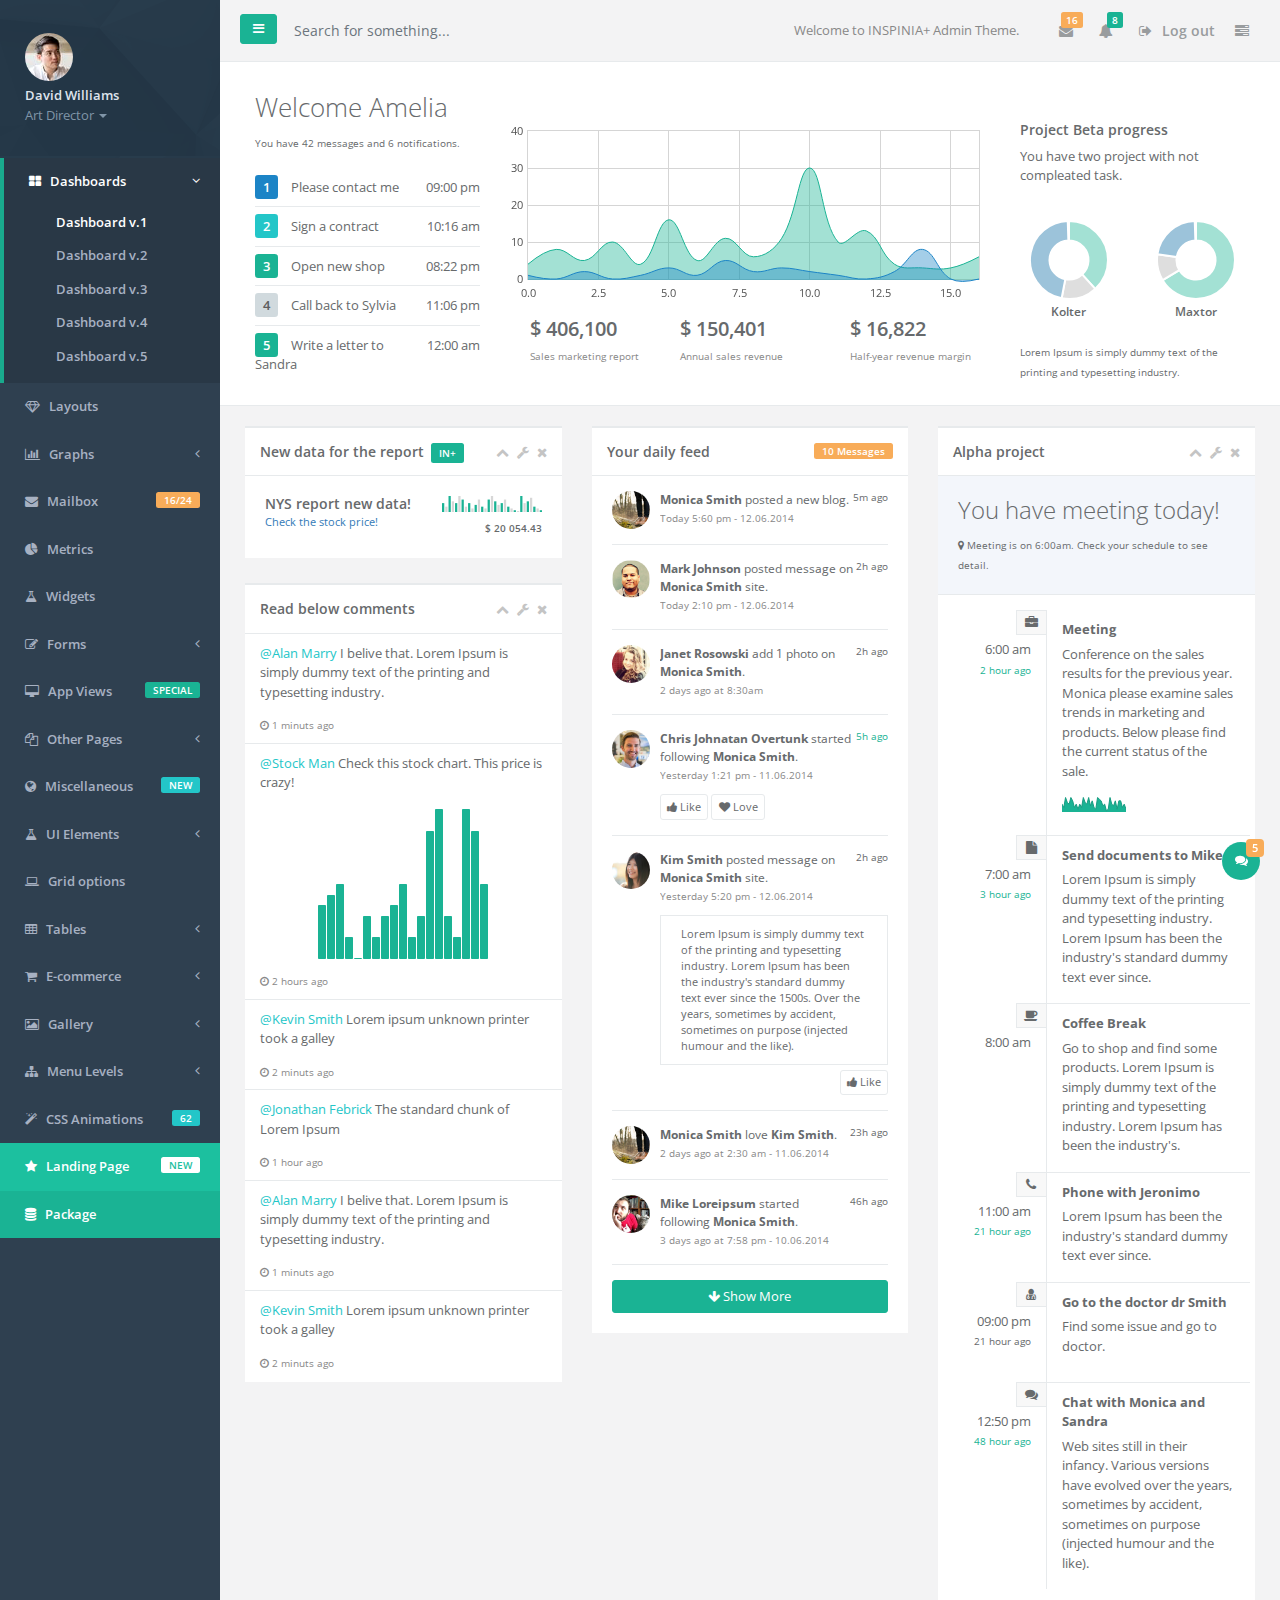
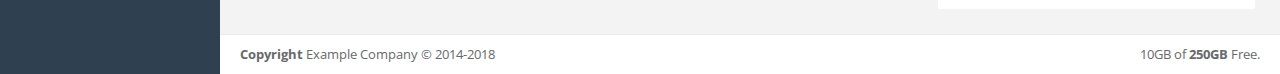
<file: Asp_Net_5.0_Layer/wwwroot/adminPanel/index.html>
<!--
*
*  INSPINIA - Responsive Admin Theme
*  version 2.8
*
-->

<!DOCTYPE html>
<html>

<head>

    <meta charset="utf-8">
    <meta name="viewport" content="width=device-width, initial-scale=1.0">
    <meta http-equiv="X-UA-Compatible" content="IE=edge">

    <title>INSPINIA | Dashboard</title>

    <link href="css/bootstrap.min.css" rel="stylesheet">
    <link href="font-awesome/css/font-awesome.css" rel="stylesheet">

    <!-- Toastr style -->
    <link href="css/plugins/toastr/toastr.min.css" rel="stylesheet">

    <!-- Gritter -->
    <link href="js/plugins/gritter/jquery.gritter.css" rel="stylesheet">

    <link href="css/animate.css" rel="stylesheet">
    <link href="css/style.css" rel="stylesheet">

</head>

<body>
    <div id="wrapper">
        <nav class="navbar-default navbar-static-side" role="navigation">
            <div class="sidebar-collapse">
                <ul class="nav metismenu" id="side-menu">
                    <li class="nav-header">
                        <div class="dropdown profile-element">
                            <img alt="image" class="rounded-circle" src="img/profile_small.jpg"/>
                            <a data-toggle="dropdown" class="dropdown-toggle" href="#">
                                <span class="block m-t-xs font-bold">David Williams</span>
                                <span class="text-muted text-xs block">Art Director <b class="caret"></b></span>
                            </a>
                            <ul class="dropdown-menu animated fadeInRight m-t-xs">
                                <li><a class="dropdown-item" href="profile.html">Profile</a></li>
                                <li><a class="dropdown-item" href="contacts.html">Contacts</a></li>
                                <li><a class="dropdown-item" href="mailbox.html">Mailbox</a></li>
                                <li class="dropdown-divider"></li>
                                <li><a class="dropdown-item" href="login.html">Logout</a></li>
                            </ul>
                        </div>
                        <div class="logo-element">
                            IN+
                        </div>
                    </li>
                    <li class="active">
                        <a href="index.html"><i class="fa fa-th-large"></i> <span class="nav-label">Dashboards</span> <span class="fa arrow"></span></a>
                        <ul class="nav nav-second-level">
                            <li class="active"><a href="index.html">Dashboard v.1</a></li>
                            <li><a href="dashboard_2.html">Dashboard v.2</a></li>
                            <li><a href="dashboard_3.html">Dashboard v.3</a></li>
                            <li><a href="dashboard_4_1.html">Dashboard v.4</a></li>
                            <li><a href="dashboard_5.html">Dashboard v.5 </a></li>
                        </ul>
                    </li>
                    <li>
                        <a href="layouts.html"><i class="fa fa-diamond"></i> <span class="nav-label">Layouts</span></a>
                    </li>
                    <li>
                        <a href="#"><i class="fa fa-bar-chart-o"></i> <span class="nav-label">Graphs</span><span class="fa arrow"></span></a>
                        <ul class="nav nav-second-level collapse">
                            <li><a href="graph_flot.html">Flot Charts</a></li>
                            <li><a href="graph_morris.html">Morris.js Charts</a></li>
                            <li><a href="graph_rickshaw.html">Rickshaw Charts</a></li>
                            <li><a href="graph_chartjs.html">Chart.js</a></li>
                            <li><a href="graph_chartist.html">Chartist</a></li>
                            <li><a href="c3.html">c3 charts</a></li>
                            <li><a href="graph_peity.html">Peity Charts</a></li>
                            <li><a href="graph_sparkline.html">Sparkline Charts</a></li>
                        </ul>
                    </li>
                    <li>
                        <a href="mailbox.html"><i class="fa fa-envelope"></i> <span class="nav-label">Mailbox </span><span class="label label-warning float-right">16/24</span></a>
                        <ul class="nav nav-second-level collapse">
                            <li><a href="mailbox.html">Inbox</a></li>
                            <li><a href="mail_detail.html">Email view</a></li>
                            <li><a href="mail_compose.html">Compose email</a></li>
                            <li><a href="email_template.html">Email templates</a></li>
                        </ul>
                    </li>
                    <li>
                        <a href="metrics.html"><i class="fa fa-pie-chart"></i> <span class="nav-label">Metrics</span>  </a>
                    </li>
                    <li>
                        <a href="widgets.html"><i class="fa fa-flask"></i> <span class="nav-label">Widgets</span></a>
                    </li>
                    <li>
                        <a href="#"><i class="fa fa-edit"></i> <span class="nav-label">Forms</span><span class="fa arrow"></span></a>
                        <ul class="nav nav-second-level collapse">
                            <li><a href="form_basic.html">Basic form</a></li>
                            <li><a href="form_advanced.html">Advanced Plugins</a></li>
                            <li><a href="form_wizard.html">Wizard</a></li>
                            <li><a href="form_file_upload.html">File Upload</a></li>
                            <li><a href="form_editors.html">Text Editor</a></li>
                            <li><a href="form_autocomplete.html">Autocomplete</a></li>
                            <li><a href="form_markdown.html">Markdown</a></li>
                        </ul>
                    </li>
                    <li>
                        <a href="#"><i class="fa fa-desktop"></i> <span class="nav-label">App Views</span>  <span class="float-right label label-primary">SPECIAL</span></a>
                        <ul class="nav nav-second-level collapse">
                            <li><a href="contacts.html">Contacts</a></li>
                            <li><a href="profile.html">Profile</a></li>
                            <li><a href="profile_2.html">Profile v.2</a></li>
                            <li><a href="contacts_2.html">Contacts v.2</a></li>
                            <li><a href="projects.html">Projects</a></li>
                            <li><a href="project_detail.html">Project detail</a></li>
                            <li><a href="activity_stream.html">Activity stream</a></li>
                            <li><a href="teams_board.html">Teams board</a></li>
                            <li><a href="social_feed.html">Social feed</a></li>
                            <li><a href="clients.html">Clients</a></li>
                            <li><a href="full_height.html">Outlook view</a></li>
                            <li><a href="vote_list.html">Vote list</a></li>
                            <li><a href="file_manager.html">File manager</a></li>
                            <li><a href="calendar.html">Calendar</a></li>
                            <li><a href="issue_tracker.html">Issue tracker</a></li>
                            <li><a href="blog.html">Blog</a></li>
                            <li><a href="article.html">Article</a></li>
                            <li><a href="faq.html">FAQ</a></li>
                            <li><a href="timeline.html">Timeline</a></li>
                            <li><a href="pin_board.html">Pin board</a></li>
                        </ul>
                    </li>
                    <li>
                        <a href="#"><i class="fa fa-files-o"></i> <span class="nav-label">Other Pages</span><span class="fa arrow"></span></a>
                        <ul class="nav nav-second-level collapse">
                            <li><a href="search_results.html">Search results</a></li>
                            <li><a href="lockscreen.html">Lockscreen</a></li>
                            <li><a href="invoice.html">Invoice</a></li>
                            <li><a href="login.html">Login</a></li>
                            <li><a href="login_two_columns.html">Login v.2</a></li>
                            <li><a href="forgot_password.html">Forget password</a></li>
                            <li><a href="register.html">Register</a></li>
                            <li><a href="404.html">404 Page</a></li>
                            <li><a href="500.html">500 Page</a></li>
                            <li><a href="empty_page.html">Empty page</a></li>
                        </ul>
                    </li>
                    <li>
                        <a href="#"><i class="fa fa-globe"></i> <span class="nav-label">Miscellaneous</span><span class="label label-info float-right">NEW</span></a>
                        <ul class="nav nav-second-level collapse">
                            <li><a href="toastr_notifications.html">Notification</a></li>
                            <li><a href="nestable_list.html">Nestable list</a></li>
                            <li><a href="agile_board.html">Agile board</a></li>
                            <li><a href="timeline_2.html">Timeline v.2</a></li>
                            <li><a href="diff.html">Diff</a></li>
                            <li><a href="pdf_viewer.html">PDF viewer</a></li>
                            <li><a href="i18support.html">i18 support</a></li>
                            <li><a href="sweetalert.html">Sweet alert</a></li>
                            <li><a href="idle_timer.html">Idle timer</a></li>
                            <li><a href="truncate.html">Truncate</a></li>
                            <li><a href="password_meter.html">Password meter</a></li>
                            <li><a href="spinners.html">Spinners</a></li>
                            <li><a href="spinners_usage.html">Spinners usage</a></li>
                            <li><a href="tinycon.html">Live favicon</a></li>
                            <li><a href="google_maps.html">Google maps</a></li>
                            <li><a href="datamaps.html">Datamaps</a></li>
                            <li><a href="social_buttons.html">Social buttons</a></li>
                            <li><a href="code_editor.html">Code editor</a></li>
                            <li><a href="modal_window.html">Modal window</a></li>
                            <li><a href="clipboard.html">Clipboard</a></li>
                            <li><a href="text_spinners.html">Text spinners</a></li>
                            <li><a href="forum_main.html">Forum view</a></li>
                            <li><a href="validation.html">Validation</a></li>
                            <li><a href="tree_view.html">Tree view</a></li>
                            <li><a href="loading_buttons.html">Loading buttons</a></li>
                            <li><a href="chat_view.html">Chat view</a></li>
                            <li><a href="masonry.html">Masonry</a></li>
                            <li><a href="tour.html">Tour</a></li>
                        </ul>
                    </li>
                    <li>
                        <a href="#"><i class="fa fa-flask"></i> <span class="nav-label">UI Elements</span><span class="fa arrow"></span></a>
                        <ul class="nav nav-second-level collapse">
                            <li><a href="typography.html">Typography</a></li>
                            <li><a href="icons.html">Icons</a></li>
                            <li><a href="draggable_panels.html">Draggable Panels</a></li> <li><a href="resizeable_panels.html">Resizeable Panels</a></li>
                            <li><a href="buttons.html">Buttons</a></li>
                            <li><a href="video.html">Video</a></li>
                            <li><a href="tabs_panels.html">Panels</a></li>
                            <li><a href="tabs.html">Tabs</a></li>
                            <li><a href="notifications.html">Notifications & Tooltips</a></li>
                            <li><a href="helper_classes.html">Helper css classes</a></li>
                            <li><a href="badges_labels.html">Badges, Labels, Progress</a></li>
                        </ul>
                    </li>

                    <li>
                        <a href="grid_options.html"><i class="fa fa-laptop"></i> <span class="nav-label">Grid options</span></a>
                    </li>
                    <li>
                        <a href="#"><i class="fa fa-table"></i> <span class="nav-label">Tables</span><span class="fa arrow"></span></a>
                        <ul class="nav nav-second-level collapse">
                            <li><a href="table_basic.html">Static Tables</a></li>
                            <li><a href="table_data_tables.html">Data Tables</a></li>
                            <li><a href="table_foo_table.html">Foo Tables</a></li>
                            <li><a href="jq_grid.html">jqGrid</a></li>
                        </ul>
                    </li>
                    <li>
                        <a href="#"><i class="fa fa-shopping-cart"></i> <span class="nav-label">E-commerce</span><span class="fa arrow"></span></a>
                        <ul class="nav nav-second-level collapse">
                            <li><a href="ecommerce_products_grid.html">Products grid</a></li>
                            <li><a href="ecommerce_product_list.html">Products list</a></li>
                            <li><a href="ecommerce_product.html">Product edit</a></li>
                            <li><a href="ecommerce_product_detail.html">Product detail</a></li>
                            <li><a href="ecommerce-cart.html">Cart</a></li>
                            <li><a href="ecommerce-orders.html">Orders</a></li>
                            <li><a href="ecommerce_payments.html">Credit Card form</a></li>
                        </ul>
                    </li>
                    <li>
                        <a href="#"><i class="fa fa-picture-o"></i> <span class="nav-label">Gallery</span><span class="fa arrow"></span></a>
                        <ul class="nav nav-second-level collapse">
                            <li><a href="basic_gallery.html">Lightbox Gallery</a></li>
                            <li><a href="slick_carousel.html">Slick Carousel</a></li>
                            <li><a href="carousel.html">Bootstrap Carousel</a></li>

                        </ul>
                    </li>
                    <li>
                        <a href="#"><i class="fa fa-sitemap"></i> <span class="nav-label">Menu Levels </span><span class="fa arrow"></span></a>
                        <ul class="nav nav-second-level collapse">
                            <li>
                                <a href="#" id="damian">Third Level <span class="fa arrow"></span></a>
                                <ul class="nav nav-third-level">
                                    <li>
                                        <a href="#">Third Level Item</a>
                                    </li>
                                    <li>
                                        <a href="#">Third Level Item</a>
                                    </li>
                                    <li>
                                        <a href="#">Third Level Item</a>
                                    </li>

                                </ul>
                            </li>
                            <li><a href="#">Second Level Item</a></li>
                            <li>
                                <a href="#">Second Level Item</a></li>
                            <li>
                                <a href="#">Second Level Item</a></li>
                        </ul>
                    </li>
                    <li>
                        <a href="css_animation.html"><i class="fa fa-magic"></i> <span class="nav-label">CSS Animations </span><span class="label label-info float-right">62</span></a>
                    </li>
                    <li class="landing_link">
                        <a target="_blank" href="landing.html"><i class="fa fa-star"></i> <span class="nav-label">Landing Page</span> <span class="label label-warning float-right">NEW</span></a>
                    </li>
                    <li class="special_link">
                        <a href="package.html"><i class="fa fa-database"></i> <span class="nav-label">Package</span></a>
                    </li>
                </ul>

            </div>
        </nav>

        <div id="page-wrapper" class="gray-bg dashbard-1">
        <div class="row border-bottom">
        <nav class="navbar navbar-static-top" role="navigation" style="margin-bottom: 0">
        <div class="navbar-header">
            <a class="navbar-minimalize minimalize-styl-2 btn btn-primary " href="#"><i class="fa fa-bars"></i> </a>
            <form role="search" class="navbar-form-custom" action="search_results.html">
                <div class="form-group">
                    <input type="text" placeholder="Search for something..." class="form-control" name="top-search" id="top-search">
                </div>
            </form>
        </div>
            <ul class="nav navbar-top-links navbar-right">
                <li style="padding: 20px">
                    <span class="m-r-sm text-muted welcome-message">Welcome to INSPINIA+ Admin Theme.</span>
                </li>
                <li class="dropdown">
                    <a class="dropdown-toggle count-info" data-toggle="dropdown" href="#">
                        <i class="fa fa-envelope"></i>  <span class="label label-warning">16</span>
                    </a>
                    <ul class="dropdown-menu dropdown-messages dropdown-menu-right">
                        <li>
                            <div class="dropdown-messages-box">
                                <a class="dropdown-item float-left" href="profile.html">
                                    <img alt="image" class="rounded-circle" src="img/a7.jpg">
                                </a>
                                <div class="media-body">
                                    <small class="float-right">46h ago</small>
                                    <strong>Mike Loreipsum</strong> started following <strong>Monica Smith</strong>. <br>
                                    <small class="text-muted">3 days ago at 7:58 pm - 10.06.2014</small>
                                </div>
                            </div>
                        </li>
                        <li class="dropdown-divider"></li>
                        <li>
                            <div class="dropdown-messages-box">
                                <a class="dropdown-item float-left" href="profile.html">
                                    <img alt="image" class="rounded-circle" src="img/a4.jpg">
                                </a>
                                <div class="media-body ">
                                    <small class="float-right text-navy">5h ago</small>
                                    <strong>Chris Johnatan Overtunk</strong> started following <strong>Monica Smith</strong>. <br>
                                    <small class="text-muted">Yesterday 1:21 pm - 11.06.2014</small>
                                </div>
                            </div>
                        </li>
                        <li class="dropdown-divider"></li>
                        <li>
                            <div class="dropdown-messages-box">
                                <a class="dropdown-item float-left" href="profile.html">
                                    <img alt="image" class="rounded-circle" src="img/profile.jpg">
                                </a>
                                <div class="media-body ">
                                    <small class="float-right">23h ago</small>
                                    <strong>Monica Smith</strong> love <strong>Kim Smith</strong>. <br>
                                    <small class="text-muted">2 days ago at 2:30 am - 11.06.2014</small>
                                </div>
                            </div>
                        </li>
                        <li class="dropdown-divider"></li>
                        <li>
                            <div class="text-center link-block">
                                <a href="mailbox.html" class="dropdown-item">
                                    <i class="fa fa-envelope"></i> <strong>Read All Messages</strong>
                                </a>
                            </div>
                        </li>
                    </ul>
                </li>
                <li class="dropdown">
                    <a class="dropdown-toggle count-info" data-toggle="dropdown" href="#">
                        <i class="fa fa-bell"></i>  <span class="label label-primary">8</span>
                    </a>
                    <ul class="dropdown-menu dropdown-alerts">
                        <li>
                            <a href="mailbox.html" class="dropdown-item">
                                <div>
                                    <i class="fa fa-envelope fa-fw"></i> You have 16 messages
                                    <span class="float-right text-muted small">4 minutes ago</span>
                                </div>
                            </a>
                        </li>
                        <li class="dropdown-divider"></li>
                        <li>
                            <a href="profile.html" class="dropdown-item">
                                <div>
                                    <i class="fa fa-twitter fa-fw"></i> 3 New Followers
                                    <span class="float-right text-muted small">12 minutes ago</span>
                                </div>
                            </a>
                        </li>
                        <li class="dropdown-divider"></li>
                        <li>
                            <a href="grid_options.html" class="dropdown-item">
                                <div>
                                    <i class="fa fa-upload fa-fw"></i> Server Rebooted
                                    <span class="float-right text-muted small">4 minutes ago</span>
                                </div>
                            </a>
                        </li>
                        <li class="dropdown-divider"></li>
                        <li>
                            <div class="text-center link-block">
                                <a href="notifications.html" class="dropdown-item">
                                    <strong>See All Alerts</strong>
                                    <i class="fa fa-angle-right"></i>
                                </a>
                            </div>
                        </li>
                    </ul>
                </li>


                <li>
                    <a href="login.html">
                        <i class="fa fa-sign-out"></i> Log out
                    </a>
                </li>
                <li>
                    <a class="right-sidebar-toggle">
                        <i class="fa fa-tasks"></i>
                    </a>
                </li>
            </ul>

        </nav>
        </div>
                <div class="row  border-bottom white-bg dashboard-header">

                    <div class="col-md-3">
                        <h2>Welcome Amelia</h2>
                        <small>You have 42 messages and 6 notifications.</small>
                        <ul class="list-group clear-list m-t">
                            <li class="list-group-item fist-item">
                                <span class="float-right">
                                    09:00 pm
                                </span>
                                <span class="label label-success">1</span> Please contact me
                            </li>
                            <li class="list-group-item">
                                <span class="float-right">
                                    10:16 am
                                </span>
                                <span class="label label-info">2</span> Sign a contract
                            </li>
                            <li class="list-group-item">
                                <span class="float-right">
                                    08:22 pm
                                </span>
                                <span class="label label-primary">3</span> Open new shop
                            </li>
                            <li class="list-group-item">
                                <span class="float-right">
                                    11:06 pm
                                </span>
                                <span class="label label-default">4</span> Call back to Sylvia
                            </li>
                            <li class="list-group-item">
                                <span class="float-right">
                                    12:00 am
                                </span>
                                <span class="label label-primary">5</span> Write a letter to Sandra
                            </li>
                        </ul>
                    </div>
                    <div class="col-md-6">
                        <div class="flot-chart dashboard-chart">
                            <div class="flot-chart-content" id="flot-dashboard-chart"></div>
                        </div>
                        <div class="row text-left">
                            <div class="col">
                                <div class=" m-l-md">
                                <span class="h5 font-bold m-t block">$ 406,100</span>
                                <small class="text-muted m-b block">Sales marketing report</small>
                                </div>
                            </div>
                            <div class="col">
                                <span class="h5 font-bold m-t block">$ 150,401</span>
                                <small class="text-muted m-b block">Annual sales revenue</small>
                            </div>
                            <div class="col">
                                <span class="h5 font-bold m-t block">$ 16,822</span>
                                <small class="text-muted m-b block">Half-year revenue margin</small>
                            </div>

                        </div>
                    </div>
                    <div class="col-md-3">
                        <div class="statistic-box">
                        <h4>
                            Project Beta progress
                        </h4>
                        <p>
                            You have two project with not compleated task.
                        </p>
                            <div class="row text-center">
                                <div class="col-lg-6">
                                    <canvas id="doughnutChart2" width="80" height="80" style="margin: 18px auto 0"></canvas>
                                    <h5 >Kolter</h5>
                                </div>
                                <div class="col-lg-6">
                                    <canvas id="doughnutChart" width="80" height="80" style="margin: 18px auto 0"></canvas>
                                    <h5 >Maxtor</h5>
                                </div>
                            </div>
                            <div class="m-t">
                                <small>Lorem Ipsum is simply dummy text of the printing and typesetting industry.</small>
                            </div>

                        </div>
                    </div>

            </div>
        <div class="row">
            <div class="col-lg-12">
                <div class="wrapper wrapper-content">
                        <div class="row">
                        <div class="col-lg-4">
                            <div class="ibox ">
                                <div class="ibox-title">
                                    <h5>New data for the report</h5> <span class="label label-primary">IN+</span>
                                    <div class="ibox-tools">
                                        <a class="collapse-link" href="">
                                            <i class="fa fa-chevron-up"></i>
                                        </a>
                                        <a class="dropdown-toggle" data-toggle="dropdown" href="#">
                                            <i class="fa fa-wrench"></i>
                                        </a>
                                        <ul class="dropdown-menu dropdown-user">
                                            <li><a href="#" class="dropdown-item">Config option 1</a>
                                            </li>
                                            <li><a href="#" class="dropdown-item">Config option 2</a>
                                            </li>
                                        </ul>
                                        <a class="close-link" href="">
                                            <i class="fa fa-times"></i>
                                        </a>
                                    </div>
                                </div>
                                <div class="ibox-content">
                                    <div>

                                        <div class="float-right text-right">

                                            <span class="bar_dashboard">5,3,9,6,5,9,7,3,5,2,4,7,3,2,7,9,6,4,5,7,3,2,1,0,9,5,6,8,3,2,1</span>
                                            <br/>
                                            <small class="font-bold">$ 20 054.43</small>
                                        </div>
                                        <h4>NYS report new data!
                                            <br/>
                                            <small class="m-r"><a href="graph_flot.html"> Check the stock price! </a> </small>
                                        </h4>
                                        </div>
                                    </div>
                                </div>
                            <div class="ibox ">
                                <div class="ibox-title">
                                    <h5>Read below comments</h5>
                                    <div class="ibox-tools">
                                        <a class="collapse-link" href="">
                                            <i class="fa fa-chevron-up"></i>
                                        </a>
                                        <a class="dropdown-toggle" data-toggle="dropdown" href="#">
                                            <i class="fa fa-wrench"></i>
                                        </a>
                                        <ul class="dropdown-menu dropdown-user">
                                            <li><a href="#" class="dropdown-item">Config option 1</a>
                                            </li>
                                            <li><a href="#" class="dropdown-item">Config option 2</a>
                                            </li>
                                        </ul>
                                        <a class="close-link" href="">
                                            <i class="fa fa-times"></i>
                                        </a>
                                    </div>
                                </div>
                                <div class="ibox-content no-padding">
                                    <ul class="list-group">
                                        <li class="list-group-item">
                                            <p><a class="text-info" href="#">@Alan Marry</a> I belive that. Lorem Ipsum is simply dummy text of the printing and typesetting industry.</p>
                                            <small class="block text-muted"><i class="fa fa-clock-o"></i> 1 minuts ago</small>
                                        </li>
                                        <li class="list-group-item">
                                            <p><a class="text-info" href="#">@Stock Man</a> Check this stock chart. This price is crazy! </p>
                                            <div class="text-center m">
                                                <span id="sparkline8"></span>
                                            </div>
                                            <small class="block text-muted"><i class="fa fa-clock-o"></i> 2 hours ago</small>
                                        </li>
                                        <li class="list-group-item">
                                            <p><a class="text-info" href="#">@Kevin Smith</a> Lorem ipsum unknown printer took a galley </p>
                                            <small class="block text-muted"><i class="fa fa-clock-o"></i> 2 minuts ago</small>
                                        </li>
                                        <li class="list-group-item ">
                                            <p><a class="text-info" href="#">@Jonathan Febrick</a> The standard chunk of Lorem Ipsum</p>
                                            <small class="block text-muted"><i class="fa fa-clock-o"></i> 1 hour ago</small>
                                        </li>
                                        <li class="list-group-item">
                                            <p><a class="text-info" href="#">@Alan Marry</a> I belive that. Lorem Ipsum is simply dummy text of the printing and typesetting industry.</p>
                                            <small class="block text-muted"><i class="fa fa-clock-o"></i> 1 minuts ago</small>
                                        </li>
                                        <li class="list-group-item">
                                            <p><a class="text-info" href="#">@Kevin Smith</a> Lorem ipsum unknown printer took a galley </p>
                                            <small class="block text-muted"><i class="fa fa-clock-o"></i> 2 minuts ago</small>
                                        </li>
                                    </ul>
                                </div>
                            </div>
                        </div>
                            <div class="col-lg-4">
                                <div class="ibox ">
                                    <div class="ibox-title">
                                        <h5>Your daily feed</h5>
                                        <div class="ibox-tools">
                                            <span class="label label-warning-light float-right">10 Messages</span>
                                           </div>
                                    </div>
                                    <div class="ibox-content">

                                        <div>
                                            <div class="feed-activity-list">

                                                <div class="feed-element">
                                                    <a class="float-left" href="profile.html">
                                                        <img alt="image" class="rounded-circle" src="img/profile.jpg">
                                                    </a>
                                                    <div class="media-body ">
                                                        <small class="float-right">5m ago</small>
                                                        <strong>Monica Smith</strong> posted a new blog. <br>
                                                        <small class="text-muted">Today 5:60 pm - 12.06.2014</small>

                                                    </div>
                                                </div>

                                                <div class="feed-element">
                                                    <a class="float-left" href="profile.html">
                                                        <img alt="image" class="rounded-circle" src="img/a2.jpg">
                                                    </a>
                                                    <div class="media-body ">
                                                        <small class="float-right">2h ago</small>
                                                        <strong>Mark Johnson</strong> posted message on <strong>Monica Smith</strong> site. <br>
                                                        <small class="text-muted">Today 2:10 pm - 12.06.2014</small>
                                                    </div>
                                                </div>
                                                <div class="feed-element">
                                                    <a class="float-left" href="profile.html">
                                                        <img alt="image" class="rounded-circle" src="img/a3.jpg">
                                                    </a>
                                                    <div class="media-body ">
                                                        <small class="float-right">2h ago</small>
                                                        <strong>Janet Rosowski</strong> add 1 photo on <strong>Monica Smith</strong>. <br>
                                                        <small class="text-muted">2 days ago at 8:30am</small>
                                                    </div>
                                                </div>
                                                <div class="feed-element">
                                                    <a class="float-left" href="profile.html">
                                                        <img alt="image" class="rounded-circle" src="img/a4.jpg">
                                                    </a>
                                                    <div class="media-body ">
                                                        <small class="float-right text-navy">5h ago</small>
                                                        <strong>Chris Johnatan Overtunk</strong> started following <strong>Monica Smith</strong>. <br>
                                                        <small class="text-muted">Yesterday 1:21 pm - 11.06.2014</small>
                                                        <div class="actions">
                                                            <a href=""  class="btn btn-xs btn-white"><i class="fa fa-thumbs-up"></i> Like </a>
                                                            <a href=""  class="btn btn-xs btn-white"><i class="fa fa-heart"></i> Love</a>
                                                        </div>
                                                    </div>
                                                </div>
                                                <div class="feed-element">
                                                    <a class="float-left" href="profile.html">
                                                        <img alt="image" class="rounded-circle" src="img/a5.jpg">
                                                    </a>
                                                    <div class="media-body ">
                                                        <small class="float-right">2h ago</small>
                                                        <strong>Kim Smith</strong> posted message on <strong>Monica Smith</strong> site. <br>
                                                        <small class="text-muted">Yesterday 5:20 pm - 12.06.2014</small>
                                                        <div class="well">
                                                            Lorem Ipsum is simply dummy text of the printing and typesetting industry. Lorem Ipsum has been the industry's standard dummy text ever since the 1500s.
                                                            Over the years, sometimes by accident, sometimes on purpose (injected humour and the like).
                                                        </div>
                                                        <div class="float-right">
                                                            <a href=""  class="btn btn-xs btn-white"><i class="fa fa-thumbs-up"></i> Like </a>
                                                        </div>
                                                    </div>
                                                </div>
                                                <div class="feed-element">
                                                    <a class="float-left" href="profile.html">
                                                        <img alt="image" class="rounded-circle" src="img/profile.jpg">
                                                    </a>
                                                    <div class="media-body ">
                                                        <small class="float-right">23h ago</small>
                                                        <strong>Monica Smith</strong> love <strong>Kim Smith</strong>. <br>
                                                        <small class="text-muted">2 days ago at 2:30 am - 11.06.2014</small>
                                                    </div>
                                                </div>
                                                <div class="feed-element">
                                                    <a class="float-left" href="profile.html">
                                                        <img alt="image" class="rounded-circle" src="img/a7.jpg">
                                                    </a>
                                                    <div class="media-body ">
                                                        <small class="float-right">46h ago</small>
                                                        <strong>Mike Loreipsum</strong> started following <strong>Monica Smith</strong>. <br>
                                                        <small class="text-muted">3 days ago at 7:58 pm - 10.06.2014</small>
                                                    </div>
                                                </div>
                                            </div>

                                            <button class="btn btn-primary btn-block m-t"><i class="fa fa-arrow-down"></i> Show More</button>

                                        </div>

                                    </div>
                                </div>

                            </div>
                        <div class="col-lg-4">
                            <div class="ibox ">
                                <div class="ibox-title">
                                    <h5>Alpha project</h5>
                                    <div class="ibox-tools">
                                        <a class="collapse-link" href="">
                                            <i class="fa fa-chevron-up"></i>
                                        </a>
                                        <a class="dropdown-toggle" data-toggle="dropdown" href="#">
                                            <i class="fa fa-wrench"></i>
                                        </a>
                                        <ul class="dropdown-menu dropdown-user">
                                            <li><a href="#" class="dropdown-item">Config option 1</a>
                                            </li>
                                            <li><a href="#" class="dropdown-item">Config option 2</a>
                                            </li>
                                        </ul>
                                        <a class="close-link" href="">
                                            <i class="fa fa-times"></i>
                                        </a>
                                    </div>
                                </div>
                                <div class="ibox-content ibox-heading">
                                    <h3>You have meeting today!</h3>
                                    <small><i class="fa fa-map-marker"></i> Meeting is on 6:00am. Check your schedule to see detail.</small>
                                </div>
                                <div class="ibox-content inspinia-timeline">

                                    <div class="timeline-item">
                                        <div class="row">
                                            <div class="col-4 date">
                                                <i class="fa fa-briefcase"></i>
                                                6:00 am
                                                <br/>
                                                <small class="text-navy">2 hour ago</small>
                                            </div>
                                            <div class="col content no-top-border">
                                                <p class="m-b-xs"><strong>Meeting</strong></p>

                                                <p>Conference on the sales results for the previous year. Monica please examine sales trends in marketing and products. Below please find the current status of the
                                                    sale.</p>

                                                <p><span data-diameter="40" class="updating-chart">5,3,9,6,5,9,7,3,5,2,5,3,9,6,5,9,4,7,3,2,9,8,7,4,5,1,2,9,5,4,7,2,7,7,3,5,2</span></p>
                                            </div>
                                        </div>
                                    </div>
                                    <div class="timeline-item">
                                        <div class="row">
                                            <div class="col-4 date">
                                                <i class="fa fa-file"></i>
                                                7:00 am
                                                <br/>
                                                <small class="text-navy">3 hour ago</small>
                                            </div>
                                            <div class="col content">
                                                <p class="m-b-xs"><strong>Send documents to Mike</strong></p>
                                                <p>Lorem Ipsum is simply dummy text of the printing and typesetting industry. Lorem Ipsum has been the industry's standard dummy text ever since.</p>
                                            </div>
                                        </div>
                                    </div>
                                    <div class="timeline-item">
                                        <div class="row">
                                            <div class="col-4 date">
                                                <i class="fa fa-coffee"></i>
                                                8:00 am
                                                <br/>
                                            </div>
                                            <div class="col content">
                                                <p class="m-b-xs"><strong>Coffee Break</strong></p>
                                                <p>
                                                    Go to shop and find some products.
                                                    Lorem Ipsum is simply dummy text of the printing and typesetting industry. Lorem Ipsum has been the industry's.
                                                </p>
                                            </div>
                                        </div>
                                    </div>
                                    <div class="timeline-item">
                                        <div class="row">
                                            <div class="col-4 date">
                                                <i class="fa fa-phone"></i>
                                                11:00 am
                                                <br/>
                                                <small class="text-navy">21 hour ago</small>
                                            </div>
                                            <div class="col content">
                                                <p class="m-b-xs"><strong>Phone with Jeronimo</strong></p>
                                                <p>
                                                    Lorem Ipsum has been the industry's standard dummy text ever since.
                                                </p>
                                            </div>
                                        </div>
                                    </div>
                                    <div class="timeline-item">
                                        <div class="row">
                                            <div class="col-4 date">
                                                <i class="fa fa-user-md"></i>
                                                09:00 pm
                                                <br/>
                                                <small>21 hour ago</small>
                                            </div>
                                            <div class="col content">
                                                <p class="m-b-xs"><strong>Go to the doctor dr Smith</strong></p>
                                                <p>
                                                    Find some issue and go to doctor.
                                                </p>
                                            </div>
                                        </div>
                                    </div>
                                    <div class="timeline-item">
                                        <div class="row">
                                            <div class="col-4 date">
                                                <i class="fa fa-comments"></i>
                                                12:50 pm
                                                <br/>
                                                <small class="text-navy">48 hour ago</small>
                                            </div>
                                            <div class="col content">
                                                <p class="m-b-xs"><strong>Chat with Monica and Sandra</strong></p>
                                                <p>
                                                    Web sites still in their infancy. Various versions have evolved over the years, sometimes by accident, sometimes on purpose (injected humour and the like).
                                                </p>
                                            </div>
                                        </div>
                                    </div>

                                </div>
                            </div>
                        </div>

                        </div>
                </div>

            </div>
        </div>
            <div class="footer">
                <div class="float-right">
                    10GB of <strong>250GB</strong> Free.
                </div>
                <div>
                    <strong>Copyright</strong> Example Company &copy; 2014-2018
                </div>
            </div>
        </div>
        <div class="small-chat-box fadeInRight animated">

            <div class="heading" draggable="true">
                <small class="chat-date float-right">
                    02.19.2015
                </small>
                Small chat
            </div>

            <div class="content">

                <div class="left">
                    <div class="author-name">
                        Monica Jackson <small class="chat-date">
                        10:02 am
                    </small>
                    </div>
                    <div class="chat-message active">
                        Lorem Ipsum is simply dummy text input.
                    </div>

                </div>
                <div class="right">
                    <div class="author-name">
                        Mick Smith
                        <small class="chat-date">
                            11:24 am
                        </small>
                    </div>
                    <div class="chat-message">
                        Lorem Ipsum is simpl.
                    </div>
                </div>
                <div class="left">
                    <div class="author-name">
                        Alice Novak
                        <small class="chat-date">
                            08:45 pm
                        </small>
                    </div>
                    <div class="chat-message active">
                        Check this stock char.
                    </div>
                </div>
                <div class="right">
                    <div class="author-name">
                        Anna Lamson
                        <small class="chat-date">
                            11:24 am
                        </small>
                    </div>
                    <div class="chat-message">
                        The standard chunk of Lorem Ipsum
                    </div>
                </div>
                <div class="left">
                    <div class="author-name">
                        Mick Lane
                        <small class="chat-date">
                            08:45 pm
                        </small>
                    </div>
                    <div class="chat-message active">
                        I belive that. Lorem Ipsum is simply dummy text.
                    </div>
                </div>


            </div>
            <div class="form-chat">
                <div class="input-group input-group-sm">
                    <input type="text" class="form-control">
                    <span class="input-group-btn"> <button
                        class="btn btn-primary" type="button">Send
                </button> </span></div>
            </div>

        </div>
        <div id="small-chat">

            <span class="badge badge-warning float-right">5</span>
            <a class="open-small-chat" href="">
                <i class="fa fa-comments"></i>

            </a>
        </div>
        <div id="right-sidebar" class="animated">
            <div class="sidebar-container">

                <ul class="nav nav-tabs navs-3">
                    <li>
                        <a class="nav-link active" data-toggle="tab" href="#tab-1"> Notes </a>
                    </li>
                    <li>
                        <a class="nav-link" data-toggle="tab" href="#tab-2"> Projects </a>
                    </li>
                    <li>
                        <a class="nav-link" data-toggle="tab" href="#tab-3"> <i class="fa fa-gear"></i> </a>
                    </li>
                </ul>

                <div class="tab-content">


                    <div id="tab-1" class="tab-pane active">

                        <div class="sidebar-title">
                            <h3> <i class="fa fa-comments-o"></i> Latest Notes</h3>
                            <small><i class="fa fa-tim"></i> You have 10 new message.</small>
                        </div>

                        <div>

                            <div class="sidebar-message">
                                <a href="#">
                                    <div class="float-left text-center">
                                        <img alt="image" class="rounded-circle message-avatar" src="img/a1.jpg">

                                        <div class="m-t-xs">
                                            <i class="fa fa-star text-warning"></i>
                                            <i class="fa fa-star text-warning"></i>
                                        </div>
                                    </div>
                                    <div class="media-body">

                                        There are many variations of passages of Lorem Ipsum available.
                                        <br>
                                        <small class="text-muted">Today 4:21 pm</small>
                                    </div>
                                </a>
                            </div>
                            <div class="sidebar-message">
                                <a href="#">
                                    <div class="float-left text-center">
                                        <img alt="image" class="rounded-circle message-avatar" src="img/a2.jpg">
                                    </div>
                                    <div class="media-body">
                                        The point of using Lorem Ipsum is that it has a more-or-less normal.
                                        <br>
                                        <small class="text-muted">Yesterday 2:45 pm</small>
                                    </div>
                                </a>
                            </div>
                            <div class="sidebar-message">
                                <a href="#">
                                    <div class="float-left text-center">
                                        <img alt="image" class="rounded-circle message-avatar" src="img/a3.jpg">

                                        <div class="m-t-xs">
                                            <i class="fa fa-star text-warning"></i>
                                            <i class="fa fa-star text-warning"></i>
                                            <i class="fa fa-star text-warning"></i>
                                        </div>
                                    </div>
                                    <div class="media-body">
                                        Mevolved over the years, sometimes by accident, sometimes on purpose (injected humour and the like).
                                        <br>
                                        <small class="text-muted">Yesterday 1:10 pm</small>
                                    </div>
                                </a>
                            </div>
                            <div class="sidebar-message">
                                <a href="#">
                                    <div class="float-left text-center">
                                        <img alt="image" class="rounded-circle message-avatar" src="img/a4.jpg">
                                    </div>

                                    <div class="media-body">
                                        Lorem Ipsum, you need to be sure there isn't anything embarrassing hidden in the
                                        <br>
                                        <small class="text-muted">Monday 8:37 pm</small>
                                    </div>
                                </a>
                            </div>
                            <div class="sidebar-message">
                                <a href="#">
                                    <div class="float-left text-center">
                                        <img alt="image" class="rounded-circle message-avatar" src="img/a8.jpg">
                                    </div>
                                    <div class="media-body">

                                        All the Lorem Ipsum generators on the Internet tend to repeat.
                                        <br>
                                        <small class="text-muted">Today 4:21 pm</small>
                                    </div>
                                </a>
                            </div>
                            <div class="sidebar-message">
                                <a href="#">
                                    <div class="float-left text-center">
                                        <img alt="image" class="rounded-circle message-avatar" src="img/a7.jpg">
                                    </div>
                                    <div class="media-body">
                                        Renaissance. The first line of Lorem Ipsum, "Lorem ipsum dolor sit amet..", comes from a line in section 1.10.32.
                                        <br>
                                        <small class="text-muted">Yesterday 2:45 pm</small>
                                    </div>
                                </a>
                            </div>
                            <div class="sidebar-message">
                                <a href="#">
                                    <div class="float-left text-center">
                                        <img alt="image" class="rounded-circle message-avatar" src="img/a3.jpg">

                                        <div class="m-t-xs">
                                            <i class="fa fa-star text-warning"></i>
                                            <i class="fa fa-star text-warning"></i>
                                            <i class="fa fa-star text-warning"></i>
                                        </div>
                                    </div>
                                    <div class="media-body">
                                        The standard chunk of Lorem Ipsum used since the 1500s is reproduced below.
                                        <br>
                                        <small class="text-muted">Yesterday 1:10 pm</small>
                                    </div>
                                </a>
                            </div>
                            <div class="sidebar-message">
                                <a href="#">
                                    <div class="float-left text-center">
                                        <img alt="image" class="rounded-circle message-avatar" src="img/a4.jpg">
                                    </div>
                                    <div class="media-body">
                                        Uncover many web sites still in their infancy. Various versions have.
                                        <br>
                                        <small class="text-muted">Monday 8:37 pm</small>
                                    </div>
                                </a>
                            </div>
                        </div>

                    </div>

                    <div id="tab-2" class="tab-pane">

                        <div class="sidebar-title">
                            <h3> <i class="fa fa-cube"></i> Latest projects</h3>
                            <small><i class="fa fa-tim"></i> You have 14 projects. 10 not completed.</small>
                        </div>

                        <ul class="sidebar-list">
                            <li>
                                <a href="#">
                                    <div class="small float-right m-t-xs">9 hours ago</div>
                                    <h4>Business valuation</h4>
                                    It is a long established fact that a reader will be distracted.

                                    <div class="small">Completion with: 22%</div>
                                    <div class="progress progress-mini">
                                        <div style="width: 22%;" class="progress-bar progress-bar-warning"></div>
                                    </div>
                                    <div class="small text-muted m-t-xs">Project end: 4:00 pm - 12.06.2014</div>
                                </a>
                            </li>
                            <li>
                                <a href="#">
                                    <div class="small float-right m-t-xs">9 hours ago</div>
                                    <h4>Contract with Company </h4>
                                    Many desktop publishing packages and web page editors.

                                    <div class="small">Completion with: 48%</div>
                                    <div class="progress progress-mini">
                                        <div style="width: 48%;" class="progress-bar"></div>
                                    </div>
                                </a>
                            </li>
                            <li>
                                <a href="#">
                                    <div class="small float-right m-t-xs">9 hours ago</div>
                                    <h4>Meeting</h4>
                                    By the readable content of a page when looking at its layout.

                                    <div class="small">Completion with: 14%</div>
                                    <div class="progress progress-mini">
                                        <div style="width: 14%;" class="progress-bar progress-bar-info"></div>
                                    </div>
                                </a>
                            </li>
                            <li>
                                <a href="#">
                                    <span class="label label-primary float-right">NEW</span>
                                    <h4>The generated</h4>
                                    There are many variations of passages of Lorem Ipsum available.
                                    <div class="small">Completion with: 22%</div>
                                    <div class="small text-muted m-t-xs">Project end: 4:00 pm - 12.06.2014</div>
                                </a>
                            </li>
                            <li>
                                <a href="#">
                                    <div class="small float-right m-t-xs">9 hours ago</div>
                                    <h4>Business valuation</h4>
                                    It is a long established fact that a reader will be distracted.

                                    <div class="small">Completion with: 22%</div>
                                    <div class="progress progress-mini">
                                        <div style="width: 22%;" class="progress-bar progress-bar-warning"></div>
                                    </div>
                                    <div class="small text-muted m-t-xs">Project end: 4:00 pm - 12.06.2014</div>
                                </a>
                            </li>
                            <li>
                                <a href="#">
                                    <div class="small float-right m-t-xs">9 hours ago</div>
                                    <h4>Contract with Company </h4>
                                    Many desktop publishing packages and web page editors.

                                    <div class="small">Completion with: 48%</div>
                                    <div class="progress progress-mini">
                                        <div style="width: 48%;" class="progress-bar"></div>
                                    </div>
                                </a>
                            </li>
                            <li>
                                <a href="#">
                                    <div class="small float-right m-t-xs">9 hours ago</div>
                                    <h4>Meeting</h4>
                                    By the readable content of a page when looking at its layout.

                                    <div class="small">Completion with: 14%</div>
                                    <div class="progress progress-mini">
                                        <div style="width: 14%;" class="progress-bar progress-bar-info"></div>
                                    </div>
                                </a>
                            </li>
                            <li>
                                <a href="#">
                                    <span class="label label-primary float-right">NEW</span>
                                    <h4>The generated</h4>
                                    <!--<div class="small float-right m-t-xs">9 hours ago</div>-->
                                    There are many variations of passages of Lorem Ipsum available.
                                    <div class="small">Completion with: 22%</div>
                                    <div class="small text-muted m-t-xs">Project end: 4:00 pm - 12.06.2014</div>
                                </a>
                            </li>

                        </ul>

                    </div>

                    <div id="tab-3" class="tab-pane">

                        <div class="sidebar-title">
                            <h3><i class="fa fa-gears"></i> Settings</h3>
                            <small><i class="fa fa-tim"></i> You have 14 projects. 10 not completed.</small>
                        </div>

                        <div class="setings-item">
                    <span>
                        Show notifications
                    </span>
                            <div class="switch">
                                <div class="onoffswitch">
                                    <input type="checkbox" name="collapsemenu" class="onoffswitch-checkbox" id="example">
                                    <label class="onoffswitch-label" for="example">
                                        <span class="onoffswitch-inner"></span>
                                        <span class="onoffswitch-switch"></span>
                                    </label>
                                </div>
                            </div>
                        </div>
                        <div class="setings-item">
                    <span>
                        Disable Chat
                    </span>
                            <div class="switch">
                                <div class="onoffswitch">
                                    <input type="checkbox" name="collapsemenu" checked class="onoffswitch-checkbox" id="example2">
                                    <label class="onoffswitch-label" for="example2">
                                        <span class="onoffswitch-inner"></span>
                                        <span class="onoffswitch-switch"></span>
                                    </label>
                                </div>
                            </div>
                        </div>
                        <div class="setings-item">
                    <span>
                        Enable history
                    </span>
                            <div class="switch">
                                <div class="onoffswitch">
                                    <input type="checkbox" name="collapsemenu" class="onoffswitch-checkbox" id="example3">
                                    <label class="onoffswitch-label" for="example3">
                                        <span class="onoffswitch-inner"></span>
                                        <span class="onoffswitch-switch"></span>
                                    </label>
                                </div>
                            </div>
                        </div>
                        <div class="setings-item">
                    <span>
                        Show charts
                    </span>
                            <div class="switch">
                                <div class="onoffswitch">
                                    <input type="checkbox" name="collapsemenu" class="onoffswitch-checkbox" id="example4">
                                    <label class="onoffswitch-label" for="example4">
                                        <span class="onoffswitch-inner"></span>
                                        <span class="onoffswitch-switch"></span>
                                    </label>
                                </div>
                            </div>
                        </div>
                        <div class="setings-item">
                    <span>
                        Offline users
                    </span>
                            <div class="switch">
                                <div class="onoffswitch">
                                    <input type="checkbox" checked name="collapsemenu" class="onoffswitch-checkbox" id="example5">
                                    <label class="onoffswitch-label" for="example5">
                                        <span class="onoffswitch-inner"></span>
                                        <span class="onoffswitch-switch"></span>
                                    </label>
                                </div>
                            </div>
                        </div>
                        <div class="setings-item">
                    <span>
                        Global search
                    </span>
                            <div class="switch">
                                <div class="onoffswitch">
                                    <input type="checkbox" checked name="collapsemenu" class="onoffswitch-checkbox" id="example6">
                                    <label class="onoffswitch-label" for="example6">
                                        <span class="onoffswitch-inner"></span>
                                        <span class="onoffswitch-switch"></span>
                                    </label>
                                </div>
                            </div>
                        </div>
                        <div class="setings-item">
                    <span>
                        Update everyday
                    </span>
                            <div class="switch">
                                <div class="onoffswitch">
                                    <input type="checkbox" name="collapsemenu" class="onoffswitch-checkbox" id="example7">
                                    <label class="onoffswitch-label" for="example7">
                                        <span class="onoffswitch-inner"></span>
                                        <span class="onoffswitch-switch"></span>
                                    </label>
                                </div>
                            </div>
                        </div>

                        <div class="sidebar-content">
                            <h4>Settings</h4>
                            <div class="small">
                                I belive that. Lorem Ipsum is simply dummy text of the printing and typesetting industry.
                                And typesetting industry. Lorem Ipsum has been the industry's standard dummy text ever since the 1500s.
                                Over the years, sometimes by accident, sometimes on purpose (injected humour and the like).
                            </div>
                        </div>

                    </div>
                </div>
            </div>
        </div>
    </div>

    <!-- Mainly scripts -->
    <script src="js/jquery-3.1.1.min.js"></script>
    <script src="js/popper.min.js"></script>
    <script src="js/bootstrap.js"></script>
    <script src="js/plugins/metisMenu/jquery.metisMenu.js"></script>
    <script src="js/plugins/slimscroll/jquery.slimscroll.min.js"></script>

    <!-- Flot -->
    <script src="js/plugins/flot/jquery.flot.js"></script>
    <script src="js/plugins/flot/jquery.flot.tooltip.min.js"></script>
    <script src="js/plugins/flot/jquery.flot.spline.js"></script>
    <script src="js/plugins/flot/jquery.flot.resize.js"></script>
    <script src="js/plugins/flot/jquery.flot.pie.js"></script>

    <!-- Peity -->
    <script src="js/plugins/peity/jquery.peity.min.js"></script>
    <script src="js/demo/peity-demo.js"></script>

    <!-- Custom and plugin javascript -->
    <script src="js/inspinia.js"></script>
    <script src="js/plugins/pace/pace.min.js"></script>

    <!-- jQuery UI -->
    <script src="js/plugins/jquery-ui/jquery-ui.min.js"></script>

    <!-- GITTER -->
    <script src="js/plugins/gritter/jquery.gritter.min.js"></script>

    <!-- Sparkline -->
    <script src="js/plugins/sparkline/jquery.sparkline.min.js"></script>

    <!-- Sparkline demo data  -->
    <script src="js/demo/sparkline-demo.js"></script>

    <!-- ChartJS-->
    <script src="js/plugins/chartJs/Chart.min.js"></script>

    <!-- Toastr -->
    <script src="js/plugins/toastr/toastr.min.js"></script>


    <script>
        $(document).ready(function() {
            setTimeout(function() {
                toastr.options = {
                    closeButton: true,
                    progressBar: true,
                    showMethod: 'slideDown',
                    timeOut: 4000
                };
                toastr.success('Responsive Admin Theme', 'Welcome to INSPINIA');

            }, 1300);


            var data1 = [
                [0,4],[1,8],[2,5],[3,10],[4,4],[5,16],[6,5],[7,11],[8,6],[9,11],[10,30],[11,10],[12,13],[13,4],[14,3],[15,3],[16,6]
            ];
            var data2 = [
                [0,1],[1,0],[2,2],[3,0],[4,1],[5,3],[6,1],[7,5],[8,2],[9,3],[10,2],[11,1],[12,0],[13,2],[14,8],[15,0],[16,0]
            ];
            $("#flot-dashboard-chart").length && $.plot($("#flot-dashboard-chart"), [
                data1, data2
            ],
                    {
                        series: {
                            lines: {
                                show: false,
                                fill: true
                            },
                            splines: {
                                show: true,
                                tension: 0.4,
                                lineWidth: 1,
                                fill: 0.4
                            },
                            points: {
                                radius: 0,
                                show: true
                            },
                            shadowSize: 2
                        },
                        grid: {
                            hoverable: true,
                            clickable: true,
                            tickColor: "#d5d5d5",
                            borderWidth: 1,
                            color: '#d5d5d5'
                        },
                        colors: ["#1ab394", "#1C84C6"],
                        xaxis:{
                        },
                        yaxis: {
                            ticks: 4
                        },
                        tooltip: false
                    }
            );

            var doughnutData = {
                labels: ["App","Software","Laptop" ],
                datasets: [{
                    data: [300,50,100],
                    backgroundColor: ["#a3e1d4","#dedede","#9CC3DA"]
                }]
            } ;


            var doughnutOptions = {
                responsive: false,
                legend: {
                    display: false
                }
            };


            var ctx4 = document.getElementById("doughnutChart").getContext("2d");
            new Chart(ctx4, {type: 'doughnut', data: doughnutData, options:doughnutOptions});

            var doughnutData = {
                labels: ["App","Software","Laptop" ],
                datasets: [{
                    data: [70,27,85],
                    backgroundColor: ["#a3e1d4","#dedede","#9CC3DA"]
                }]
            } ;


            var doughnutOptions = {
                responsive: false,
                legend: {
                    display: false
                }
            };


            var ctx4 = document.getElementById("doughnutChart2").getContext("2d");
            new Chart(ctx4, {type: 'doughnut', data: doughnutData, options:doughnutOptions});

        });
    </script>
</body>
</html>
</file>
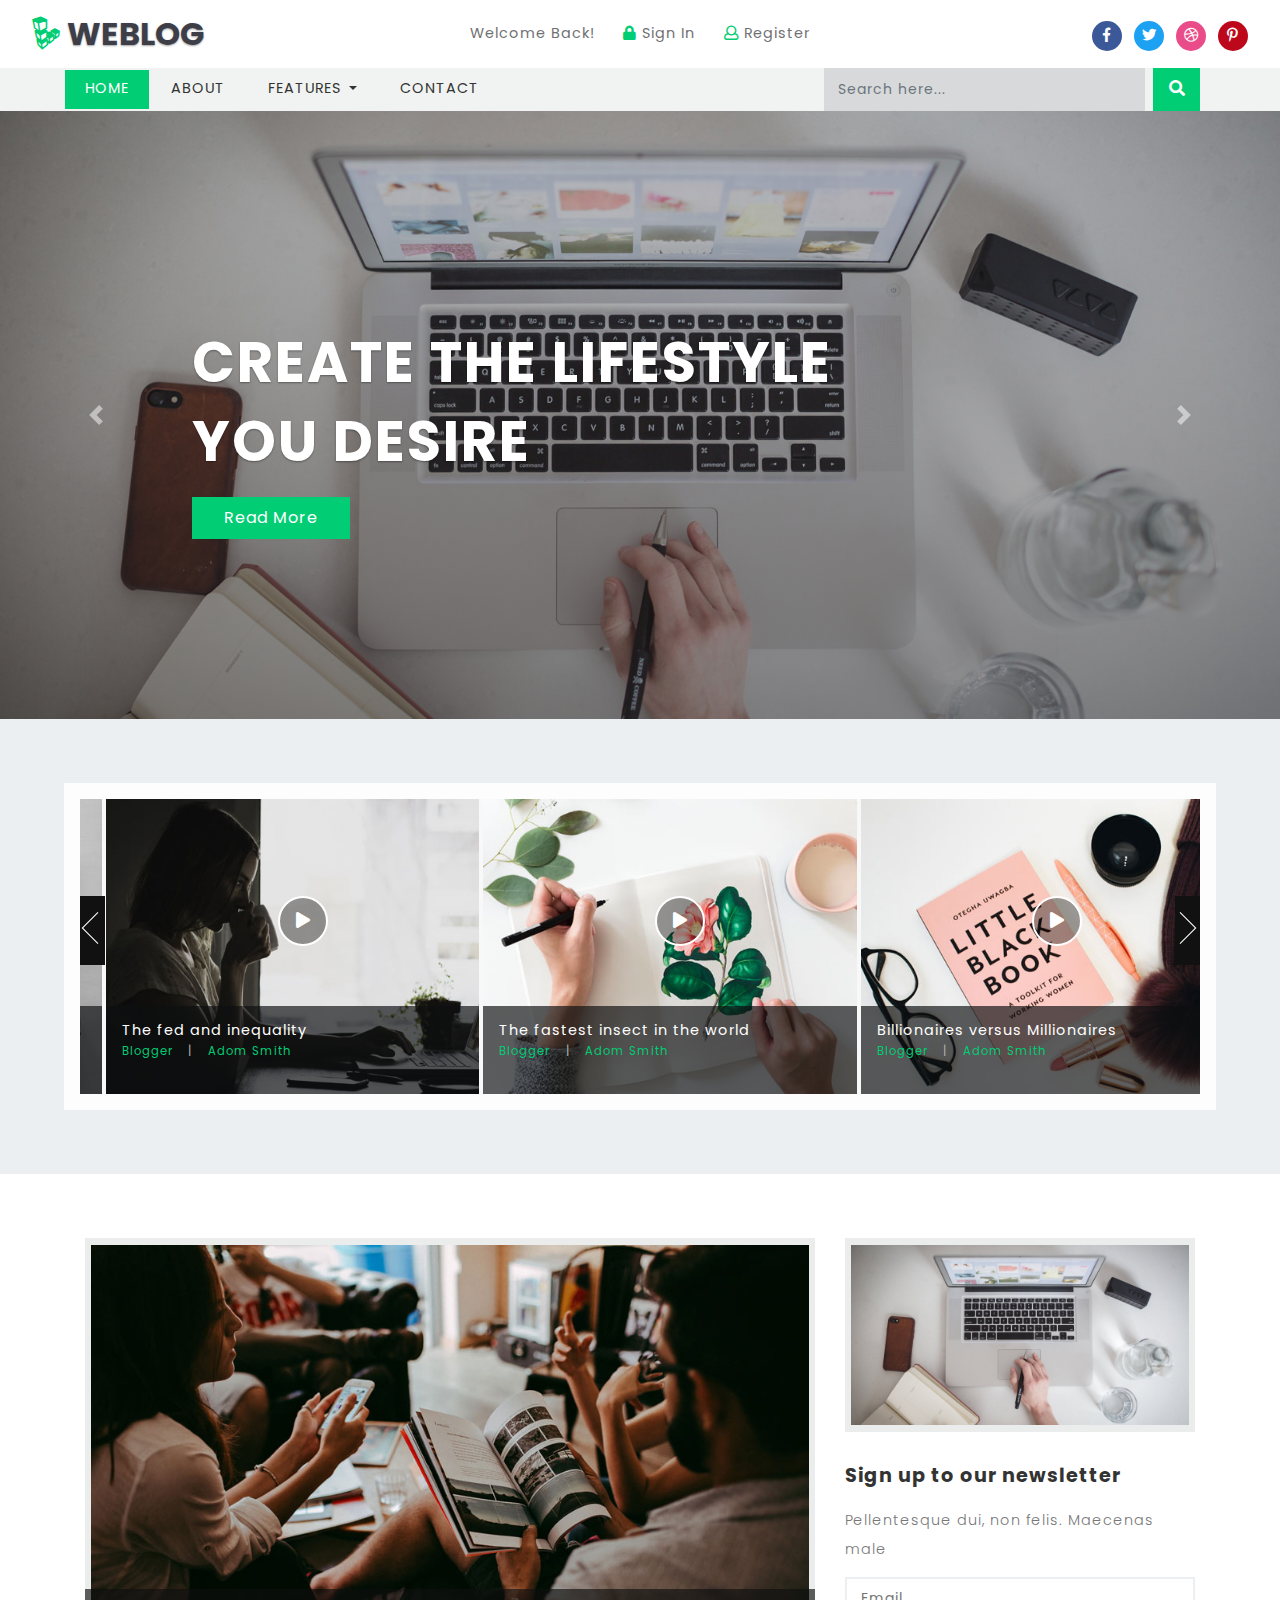
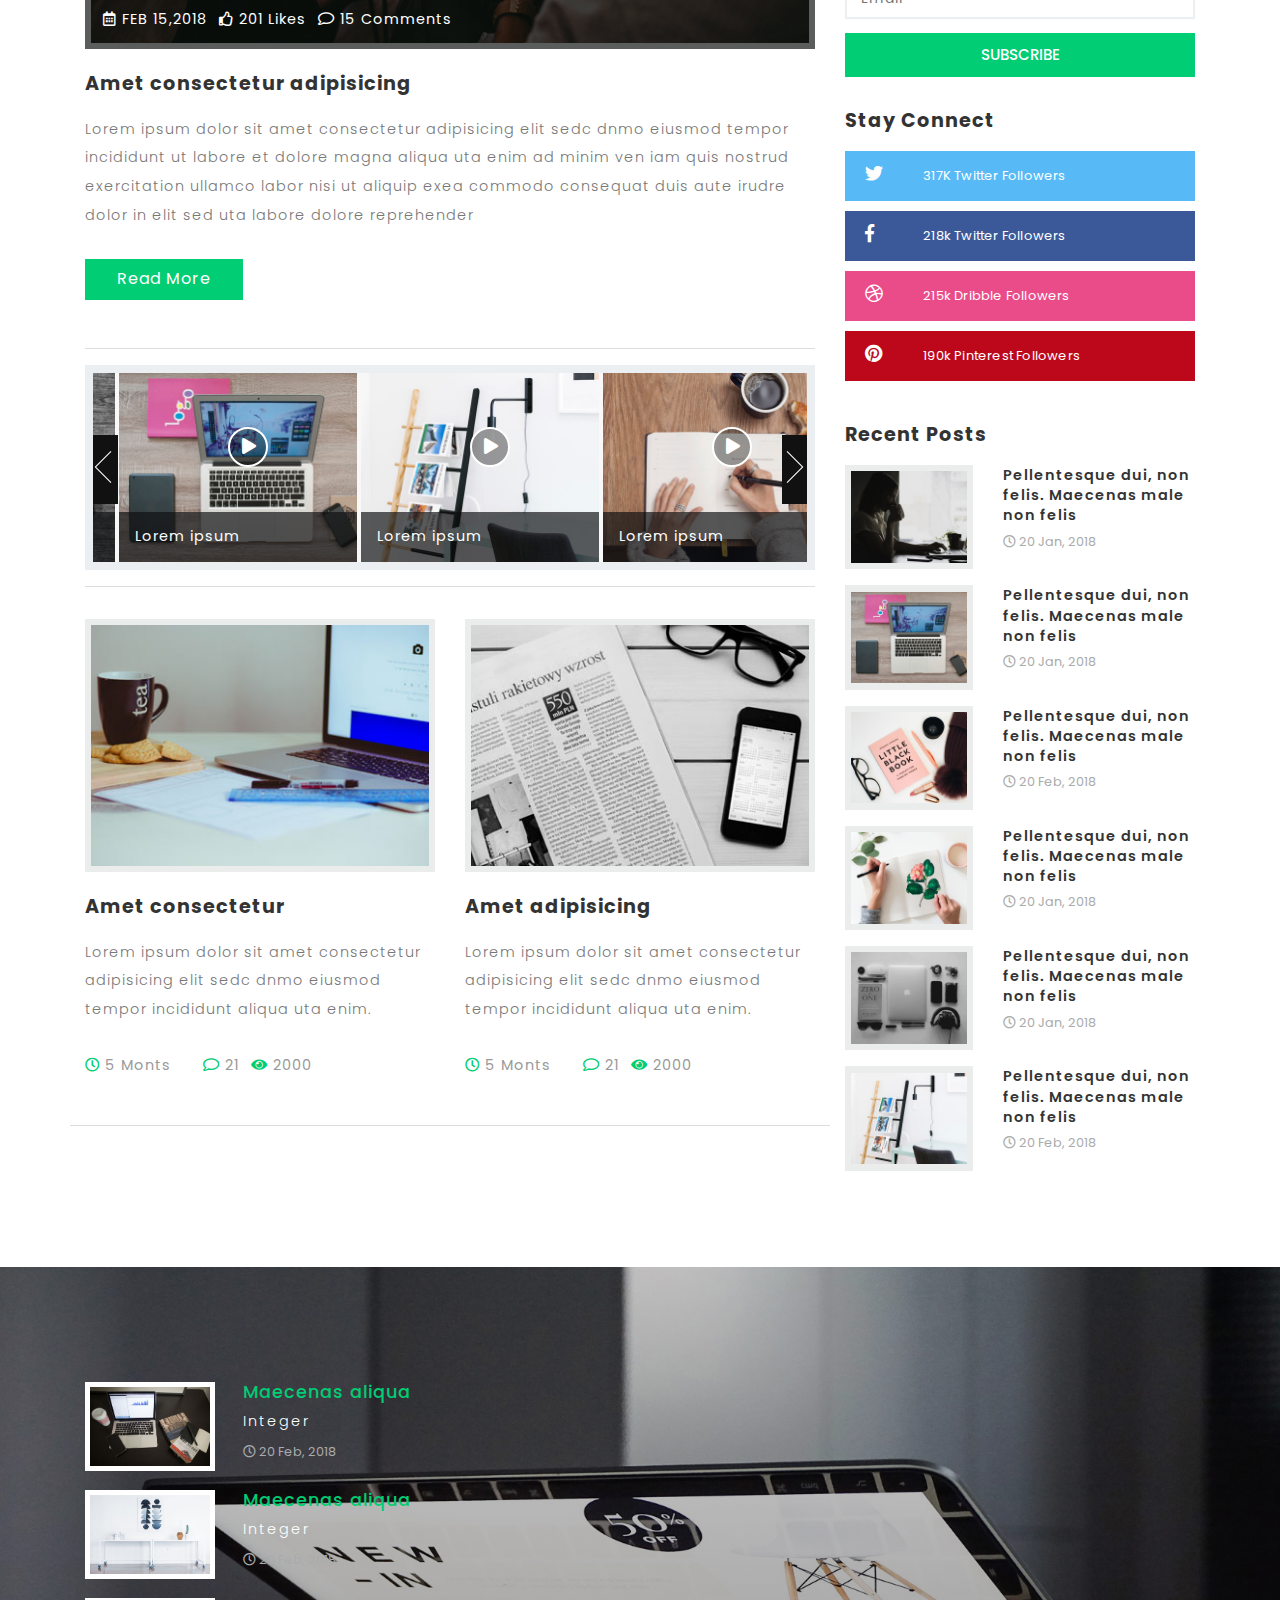
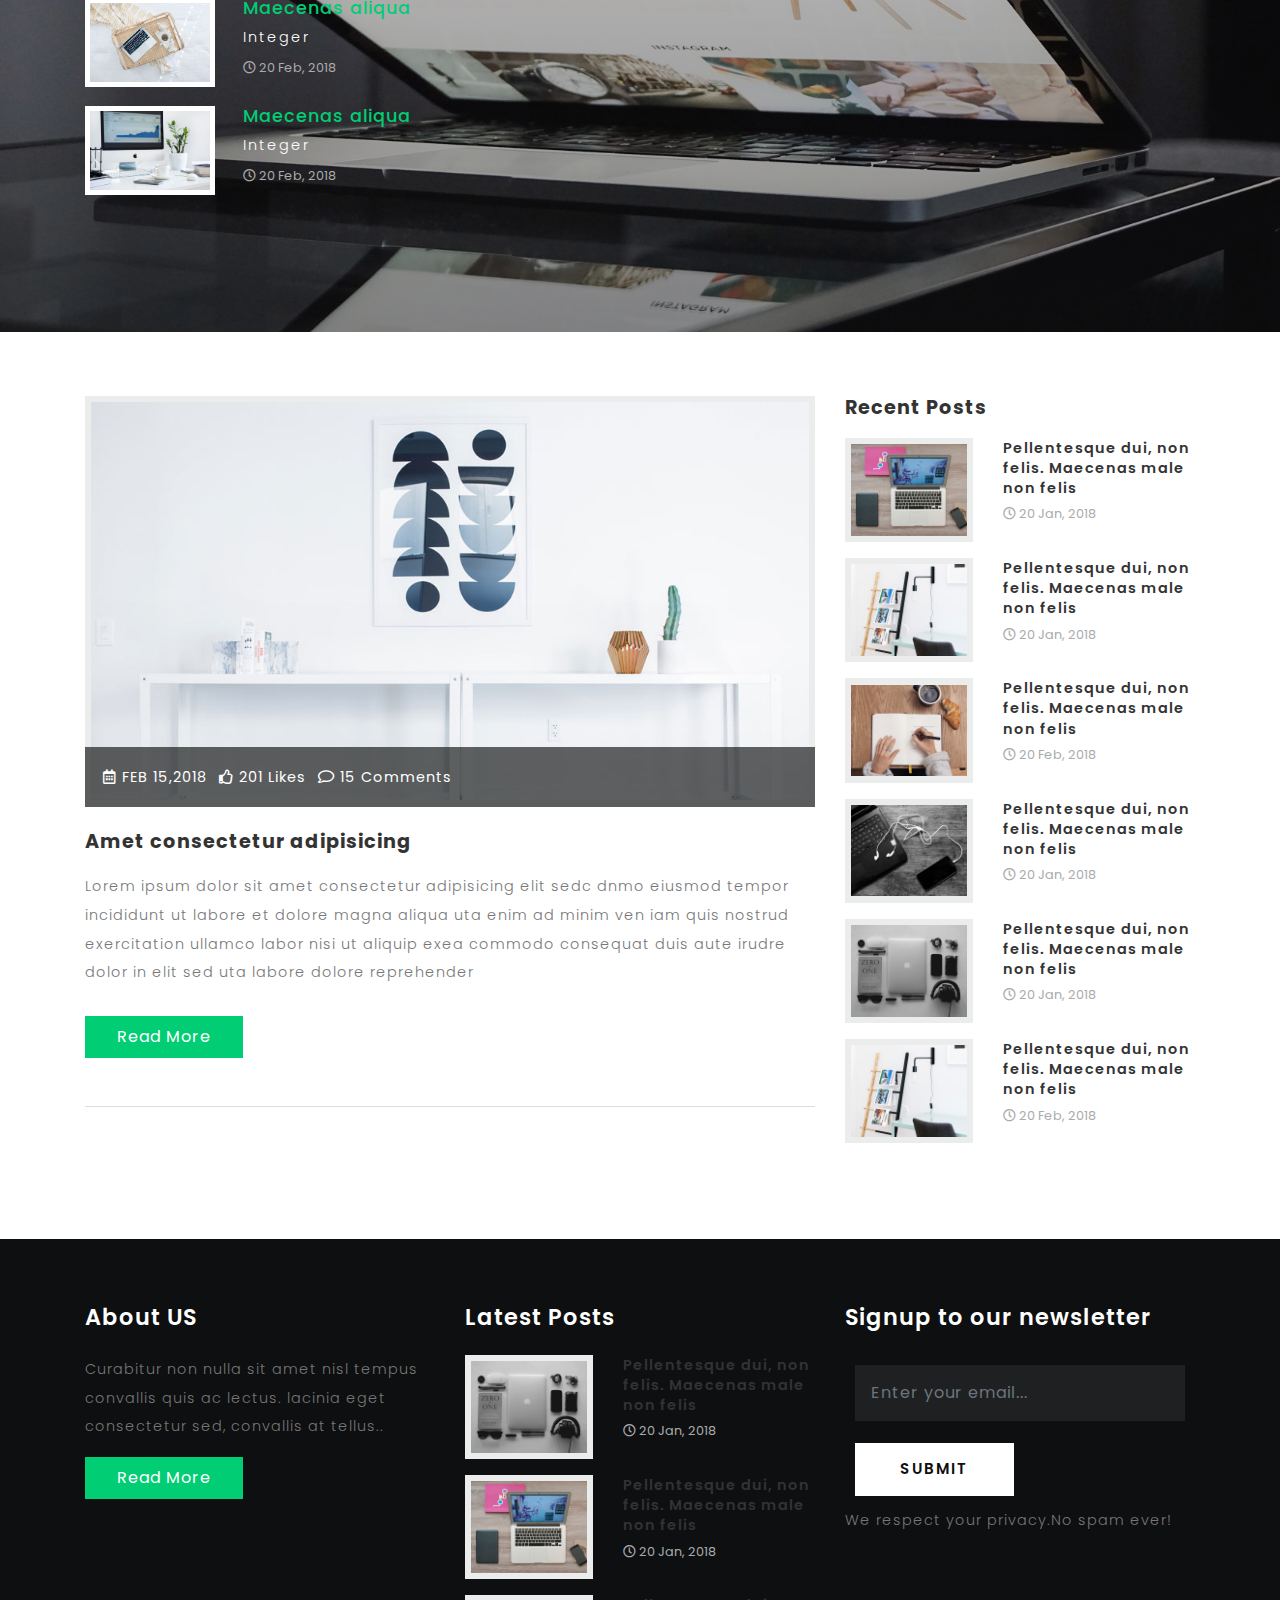
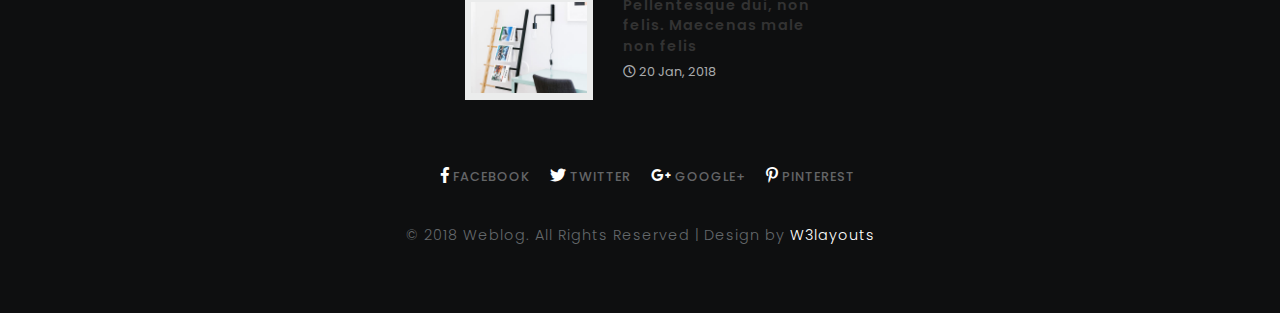
<file: Asp_Net_5.0_Layer/wwwroot/webCore/index.html>
<!--
	Author: W3layouts
	Author URL: http://w3layouts.com
	License: Creative Commons Attribution 3.0 Unported
	License URL: http://creativecommons.org/licenses/by/3.0/
-->

<!DOCTYPE html>
<html lang="zxx">

<head>
	<title>Weblog a Blogging Category Bootstrap responsive WebTemplate | Home :: w3layouts</title>
	<meta name="viewport" content="width=device-width, initial-scale=1">
	<meta charset="utf-8">
	<meta name="keywords" content="Weblog a Responsive web template, Bootstrap Web Templates, Flat Web Templates, Android Compatible web template, 
Smartphone Compatible web template, free webdesigns for Nokia, Samsung, LG, SonyEricsson, Motorola web design" />

	<script>
		addEventListener("load", function () {
			setTimeout(hideURLbar, 0);
		}, false);

		function hideURLbar() {
			window.scrollTo(0, 1);
		}
	</script>
	<link href="css/bootstrap.css" rel='stylesheet' type='text/css' />
	<link rel="stylesheet" href="css/jquery.desoslide.css">
	<link href="css/style.css" rel='stylesheet' type='text/css' />
	<link href="css/fontawesome-all.css" rel="stylesheet">
	<link href="//fonts.googleapis.com/css?family=Poppins:100,100i,200,200i,300,300i,400,400i,500,500i,600,600i,700,700i,800"
	    rel="stylesheet">
</head>

<body>
	<!--Header-->

	<header>
		<div class="top-bar_sub_w3layouts container-fluid">
			<div class="row">
				<div class="col-md-4 logo text-left">
					<a class="navbar-brand" href="index.html">
						<i class="fab fa-linode"></i> Weblog</a>
				</div>
				<div class="col-md-4 top-forms text-center mt-lg-3 mt-md-1 mt-0">
					<span>Welcome Back!</span>
					<span class="mx-lg-4 mx-md-2  mx-1">
						<a href="login.html">
							<i class="fas fa-lock"></i> Sign In</a>
					</span>
					<span>
						<a href="register.html">
							<i class="far fa-user"></i> Register</a>
					</span>
				</div>
				<div class="col-md-4 log-icons text-right">

					<ul class="social_list1 mt-3">

						<li>
							<a href="#" class="facebook1 mx-2" >
								<i class="fab fa-facebook-f"></i>

							</a>
						</li>
						<li>
							<a href="#" class="twitter2">
								<i class="fab fa-twitter"></i>

							</a>
						</li>
						<li>
							<a href="#" class="dribble3 mx-2">
								<i class="fab fa-dribbble"></i>
							</a>
						</li>
						<li>
							<a href="#" class="pin">
								<i class="fab fa-pinterest-p"></i>
							</a>
						</li>
					</ul>
				</div>
			</div>
		</div>

			<div class="header_top" id="home">
				<nav class="navbar navbar-expand-lg navbar-light bg-light">
					<button class="navbar-toggler navbar-toggler-right mx-auto" type="button" data-toggle="collapse" data-target="#navbarSupportedContent" aria-controls="navbarSupportedContent"
						aria-expanded="false" aria-label="Toggle navigation">
						<span class="navbar-toggler-icon"></span>
				   </button>


					<div class="collapse navbar-collapse" id="navbarSupportedContent">
						<ul class="navbar-nav mr-auto">
							<li class="nav-item active">
								<a class="nav-link" href="#">Home
									<span class="sr-only">(current)</span>
								</a>
							</li>
							<li class="nav-item">
								<a class="nav-link" href="about.html">About</a>
							</li>
							<li class="nav-item dropdown">
								<a class="nav-link dropdown-toggle" href="#" id="navbarDropdown" role="button" data-toggle="dropdown" aria-haspopup="true"
								    aria-expanded="false">
									Features
								</a>
								<div class="dropdown-menu" aria-labelledby="navbarDropdown">
									<a class="dropdown-item" href="#"></a>
									<a class="dropdown-item" href="blog1.html">Standard Blog</a>
									<div class="dropdown-divider"></div>
									<a class="dropdown-item" href="blog2.html">2 Column Blog</a>
									<div class="dropdown-divider"></div>
									<a class="dropdown-item" href="blog3.html">3 Column Blog</a>

								</div>
							</li>
							<li class="nav-item">
								<a class="nav-link" href="contact.html">Contact</a>
							</li>

						</ul>
							<form action="#" method="post" class="form-inline my-2 my-lg-0 header-search">
								<input class="form-control mr-sm-2" type="search" placeholder="Search here..." name="Search" required="">
								<button class="btn btn1 my-2 my-sm-0" type="submit"><i class="fas fa-search"></i></button>
							</form>
		
						

					</div>
				</nav>

			</div>
	</header>
	<!--//header-->

	<!--/banner-->
	<div class="banner">
		<div id="carouselExampleIndicators" class="carousel slide" data-ride="carousel">
			<ol class="carousel-indicators">
				<li data-target="#carouselExampleIndicators" data-slide-to="0" class="active"></li>
				<li data-target="#carouselExampleIndicators" data-slide-to="1"></li>
				<li data-target="#carouselExampleIndicators" data-slide-to="2"></li>
				<li data-target="#carouselExampleIndicators" data-slide-to="3"></li>
			</ol>
			<div class="carousel-inner" role="listbox">
				<div class="carousel-item active">
					<div class="carousel-caption">
						<h3>Create the lifestyle
							<span>you desire</span>
						</h3>
						<div class="read">
							<a href="single.html" class="btn btn-primary read-m">Read More</a>
						</div>
					</div>
				</div>
				<div class="carousel-item item2">
					<div class="carousel-caption">
						<h3>Engaging Purposeful
							<span>and Creative</span>
						</h3>
						<div class="read">
							<a href="single.html" class="btn btn-primary read-m">Read More</a>
						</div>
					</div>
				</div>
				<div class="carousel-item item3">
					<div class="carousel-caption">
						<h3>Create the lifestyle
							<span>you desire</span>
						</h3>
						<div class="read">
							<a href="single.html" class="btn btn-primary read-m">Read More</a>
						</div>
					</div>
				</div>
				<div class="carousel-item item4">
					<div class="carousel-caption">
						<h3>Engaging Purposeful
							<span>and Creative</span>
						</h3>
						<div class="read">
							<a href="single.html" class="btn btn-primary read-m">Read More</a>
						</div>
					</div>
				</div>
			</div>
			<a class="carousel-control-prev" href="#carouselExampleIndicators" role="button" data-slide="prev">
				<span class="carousel-control-prev-icon" aria-hidden="true"></span>
				<span class="sr-only">Previous</span>
			</a>
			<a class="carousel-control-next" href="#carouselExampleIndicators" role="button" data-slide="next">
				<span class="carousel-control-next-icon" aria-hidden="true"></span>
				<span class="sr-only">Next</span>
			</a>
		</div>
	</div>
	<!--/model-->
	<!--//banner-->
	<section class="bottom-slider">
		<div class="course_demo1">
			<ul id="flexiselDemo1">
				<li>
					<div class="blog-item">
						<img src="images/1.jpg" alt=" " class="img-fluid" />
						<button type="button" class="btn btn-primary play" data-toggle="modal" data-target="#exampleModal">
							<i class="fas fa-play"></i>
						</button>

						<div class="floods-text">
							<h3>The fed and inequality
								<span>Blogger
									<label>|</label>
									<i>Adom Smith</i>
								</span>
							</h3>

						</div>
					</div>
				</li>
				<li>
					<div class="blog-item">
						<img src="images/2.jpg" alt=" " class="img-fluid" />
						<button type="button" class="btn btn-primary play" data-toggle="modal" data-target="#exampleModal">
							<i class="fas fa-play"></i>
						</button>

						<div class="floods-text">
							<h3>The fastest insect in the world
								<span>Blogger
									<label>|</label>
									<i>Adom Smith</i>
								</span>
							</h3>

						</div>
					</div>
				</li>
				<li>
					<div class="blog-item">
						<img src="images/3.jpg" alt=" " class="img-fluid" />
						<button type="button" class="btn btn-primary play" data-toggle="modal" data-target="#exampleModal">
							<i class="fas fa-play"></i>
						</button>


						<div class="floods-text">
							<h3>Billionaires versus Millionaires
								<span>Blogger
									<label>|</label>
									<i>Adom Smith</i>
								</span>
							</h3>

						</div>
					</div>
				</li>
				<li>
					<div class="blog-item">
						<img src="images/4.jpg" alt=" " class="img-fluid" />
						<button type="button" class="btn btn-primary play" data-toggle="modal" data-target="#exampleModal">
							<i class="fas fa-play"></i>
						</button>


						<div class="floods-text">
							<h3>Billionaires versus Millionaires
								<span>Blogger
									<label>|</label>
									<i>Adom Smith</i>
								</span>
							</h3>

						</div>
					</div>
				</li>
			</ul>
		</div>
		<div class="modal fade" id="exampleModal" tabindex="-1" role="dialog" aria-hidden="true">
			<div class="modal-dialog" role="document">
				<div class="modal-content">
					<div class="modal-header">
						<button type="button" class="close" data-dismiss="modal" aria-label="Close">
							<span aria-hidden="true">&times;</span>
						</button>
					</div>
					<div class="modal-body">
						<div class="embed-responsive embed-responsive-21by9">
							<iframe src="https://player.vimeo.com/video/145787219"></iframe>
						</div>
					</div>

				</div>
			</div>
		</div>
	</section>
	<!--/main-->
	<section class="main-content-w3layouts-agileits">
		<div class="container">
			<div class="row">
				<!--left-->
				<div class="col-lg-8 left-blog-info-w3layouts-agileits text-left">
					<div class="blog-grid-top">
						<div class="b-grid-top">
							<div class="blog_info_left_grid">
								<a href="single.html">
									<img src="images/b1.jpg" class="img-fluid" alt="">
								</a>
							</div>
							<div class="blog-info-middle">
								<ul>
									<li>
										<a href="#">
											<i class="far fa-calendar-alt"></i> FEB 15,2018</a>
									</li>
									<li class="mx-2">
										<a href="#">
											<i class="far fa-thumbs-up"></i> 201 Likes</a>
									</li>
									<li>
										<a href="#">
											<i class="far fa-comment"></i> 15 Comments</a>
									</li>
									
								</ul>
							</div>
						</div>

						<h3>
							<a href="single.html">Amet consectetur adipisicing </a>
						</h3>
						<p>Lorem ipsum dolor sit amet consectetur adipisicing elit sedc dnmo eiusmod tempor incididunt ut labore et dolore magna
							aliqua uta enim ad minim ven iam quis nostrud exercitation ullamco labor nisi ut aliquip exea commodo consequat duis
							aute irudre dolor in elit sed uta labore dolore reprehender</p>
						<a href="single.html" class="btn btn-primary read-m">Read More</a>
					</div>
					<!--//silder-->
					<div class="blog-mid-sec">
						<ul id="flexiselDemo2">
							<li>
								<div class="blog-item">
									<img src="images/5.jpg" alt=" " class="img-fluid" />
									<button type="button" class="btn btn-primary play sec" data-toggle="modal" data-target="#exampleModal">
										<i class="fas fa-play"></i>
									</button>
									<div class="floods-text">
										<h3>Lorem ipsum </h3>
									</div>
								</div>
							</li>
							<li>
								<div class="blog-item">
									<img src="images/6.jpg" alt=" " class="img-fluid" />
									<button type="button" class="btn btn-primary play sec" data-toggle="modal" data-target="#exampleModal">
										<i class="fas fa-play"></i>
									</button>
									<div class="floods-text">
										<h3>Lorem ipsum </h3>
									</div>
								</div>
							</li>
							<li>
								<div class="blog-item">
									<img src="images/7.jpg" alt=" " class="img-fluid" />
									<button type="button" class="btn btn-primary play sec" data-toggle="modal" data-target="#exampleModal">
										<i class="fas fa-play"></i>
									</button>
									<div class="floods-text">
										<h3>Lorem ipsum </h3>
									</div>
								</div>
							</li>
							<li>
								<div class="blog-item">
									<img src="images/8.jpg" alt=" " class="img-fluid" />
									<button type="button" class="btn btn-primary play sec" data-toggle="modal" data-target="#exampleModal">
										<i class="fas fa-play"></i>
									</button>
									<div class="floods-text">
										<h3>Lorem ipsum </h3>
									</div>
								</div>
							</li>
						</ul>
					</div>

					<!--//silder-->
					<div class="blog-girds-sec">
						<div class="row">
							<div class="col-md-6 blog-grid-top">
								<div class="b-grid-top">
									<div class="blog_info_left_grid">
										<a href="single.html">
											<img src="images/b2.jpg" class="img-fluid" alt="">
										</a>
									</div>
									<h3>
										<a href="single.html">Amet consectetur </a>
									</h3>
									<p>Lorem ipsum dolor sit amet consectetur adipisicing elit sedc dnmo eiusmod tempor incididunt aliqua uta enim.</p>
								</div>
								<ul class="blog-icons">
									<li>
										<a href="#">
											<i class="far fa-clock"></i> 5 Monts</a>
									</li>
									<li class="mx-2">
										<a href="#">
											<i class="far fa-comment"></i> 21</a>
									</li>
									<li>
										<a href="#">
											<i class="fas fa-eye"></i> 2000</a>
									</li>
									
								</ul>
							</div>
							<div class="col-md-6 blog-grid-top">
								<div class="b-grid-top">
									<div class="blog_info_left_grid">
										<a href="single.html">
											<img src="images/b3.jpg" class="img-fluid" alt="">
										</a>
									</div>
									<h3>
										<a href="single.html">Amet adipisicing </a>
									</h3>
									<p>Lorem ipsum dolor sit amet consectetur adipisicing elit sedc dnmo eiusmod tempor incididunt aliqua uta enim.</p>

								</div>
								<ul class="blog-icons">
									<li>
										<a href="#">
											<i class="far fa-clock"></i> 5 Monts</a>
									</li>
									<li class="mx-2">
										<a href="#">
											<i class="far fa-comment"></i> 21</a>
									</li>
									<li>
										<a href="#">
											<i class="fas fa-eye"></i> 2000</a>
									</li>
									
								</ul>
							</div>
						</div>
					</div>
				</div>
				<!--//left-->
				<!--right-->
				<aside class="col-lg-4 agileits-w3ls-right-blog-con text-right">
					<div class="right-blog-info text-left">
						<div class="tech-btm">
							<img src="images/banner1.jpg" class="img-fluid" alt="">
						</div>
						<div class="tech-btm">
							<h4>Sign up to our newsletter</h4>
							<p>Pellentesque dui, non felis. Maecenas male </p>
							<form action="#" method="post">
								<input type="email" placeholder="Email" required="">
								<input type="submit" value="Subscribe">
							</form>

						</div>
						<div class="tech-btm widget_social">
							<h4>Stay Connect</h4>
							<ul>

								<li>
									<a class="twitter" href="#">
										<i class="fab fa-twitter"></i>
										<span class="count">317K</span> Twitter Followers</a>
								</li>
								<li>
									<a class="facebook" href="#">
										<i class="fab fa-facebook-f"></i>
										<span class="count">218k</span> Twitter Followers</a>
								</li>
								<li>
									<a class="dribble" href="#">
										<i class="fab fa-dribbble"></i>

										<span class="count">215k</span> Dribble Followers</a>
								</li>
								<li>
									<a class="pin" href="#">
										<i class="fab fa-pinterest"></i>
										<span class="count">190k</span> Pinterest Followers</a>
								</li>

							</ul>
						</div>
						<div class="tech-btm">
							<h4>Recent Posts</h4>
							
							<div class="blog-grids row mb-3">
								<div class="col-md-5 blog-grid-left">
									<a href="single.html">
										<img src="images/1.jpg" class="img-fluid" alt="">
									</a>
								</div>
								<div class="col-md-7 blog-grid-right">

									<h5>
										<a href="single.html">Pellentesque dui, non felis. Maecenas male non felis </a>
									</h5>
									<div class="sub-meta">
										<span>
											<i class="far fa-clock"></i> 20 Jan, 2018</span>
									</div>
								</div>
								
							</div>
							<div class="blog-grids row mb-3">
								<div class="col-md-5 blog-grid-left">
									<a href="single.html">
										<img src="images/5.jpg" class="img-fluid" alt="">
									</a>
								</div>
								<div class="col-md-7 blog-grid-right">

									<h5>
										<a href="single.html">Pellentesque dui, non felis. Maecenas male non felis </a>
									</h5>
									<div class="sub-meta">
										<span>
											<i class="far fa-clock"></i> 20 Jan, 2018</span>
									</div>
								</div>
								<div class="clearfix"> </div>
							</div>
							<div class="blog-grids row mb-3">
								<div class="col-md-5 blog-grid-left">
									<a href="single.html">
										<img src="images/3.jpg" class="img-fluid" alt="">
									</a>
								</div>
								<div class="col-md-7 blog-grid-right">
									<h5>
										<a href="single.html">Pellentesque dui, non felis. Maecenas male non felis </a>
									</h5>
									<div class="sub-meta">
										<span>
											<i class="far fa-clock"></i> 20 Feb, 2018</span>
									</div>
								</div>
								
							</div>
							<div class="blog-grids row mb-3">
								<div class="col-md-5 blog-grid-left">
									<a href="single.html">
										<img src="images/2.jpg" class="img-fluid" alt="">
									</a>
								</div>
								<div class="col-md-7 blog-grid-right">

									<h5>
										<a href="single.html">Pellentesque dui, non felis. Maecenas male non felis </a>
									</h5>
									<div class="sub-meta">
										<span>
											<i class="far fa-clock"></i> 20 Jan, 2018</span>
									</div>
								</div>
								
							</div>
							<div class="blog-grids row mb-3">
								<div class="col-md-5 blog-grid-left">
									<a href="single.html">
										<img src="images/4.jpg" class="img-fluid" alt="">
									</a>
								</div>
								<div class="col-md-7 blog-grid-right">

									<h5>
										<a href="single.html">Pellentesque dui, non felis. Maecenas male non felis </a>
									</h5>
									<div class="sub-meta">
										<span>
											<i class="far fa-clock"></i> 20 Jan, 2018</span>
									</div>
								</div>
								
							</div>
							<div class="blog-grids row mb-3">
								<div class="col-md-5 blog-grid-left">
									<a href="single.html">
										<img src="images/6.jpg" class="img-fluid" alt="">
									</a>
								</div>
								<div class="col-md-7 blog-grid-right">
									<h5>
										<a href="single.html">Pellentesque dui, non felis. Maecenas male non felis </a>
									</h5>
									<div class="sub-meta">
										<span>
											<i class="far fa-clock"></i> 20 Feb, 2018</span>
									</div>
								</div>
								
							</div>
						</div>
					</div>

				</aside>
				<!--//right-->
			</div>
		</div>
	</section>
	<!--//main-->
	<!--/middle-->
	<section class="middle-sec-agileinfo-w3ls">
		<div class="container">
			<div class="row inner-sec">
				<div class="col-md-4 news-left">
					<ul id="demo1_thumbs" class="list-inline">
						<li>
							<a href="images/m1.jpg">
								<img src="images/m1.jpg" alt="" data-desoslide-caption="<h3>Latest Post 1</h3>">
								<div class="mid-text-info">
									<h4>Maecenas aliqua</h4>
									<p>Integer </p>
									<div class="sub-meta">
										<span>
											<i class="far fa-clock"></i> 20 Feb, 2018</span>
									</div>
								</div>
							</a>
						</li>
						<li>
							<a href="images/m2.jpg">
								<img src="images/m2.jpg" alt="" data-desoslide-caption="<h3>Latest Post 2</h3>">
								<div class="mid-text-info">
									<h4>Maecenas aliqua</h4>
									<p>Integer </p>
									<div class="sub-meta">
										<span>
											<i class="far fa-clock"></i> 20 Feb, 2018</span>
									</div>
								</div>
							</a>
						</li>
						<li>
							<a href="images/m3.jpg">
								<img src="images/m3.jpg" alt="" data-desoslide-caption="<h3>Latest Post 3</h3>">
								<div class="mid-text-info">
									<h4>Maecenas aliqua</h4>
									<p>Integer </p>
									<div class="sub-meta">
										<span>
											<i class="far fa-clock"></i> 20 Feb, 2018</span>
									</div>
								</div>
							</a>
						</li>
						<li>
							<a href="images/m4.jpg">
								<img src="images/m4.jpg" alt="" data-desoslide-caption="<h3>Latest Post 4</h3>">
								<div class="mid-text-info">
									<h4>Maecenas aliqua</h4>
									<p>Integer </p>
									<div class="sub-meta">
										<span>
											<i class="far fa-clock"></i> 20 Feb, 2018</span>
									</div>
								</div>
							</a>
						</li>
					</ul>
				</div>
				<div id="demo1_main_image" class="col-md-8  news-right"></div>
				<div class="clearfix"> </div>
			</div>
		</div>

	</section>
	<!--//middle-->
	<!---->
	<section class="main-content-w3layouts-agileits">
			<div class="container">
				<div class="row">
					<!--left-->
					<div class="col-lg-8 left-blog-info-w3layouts-agileits text-left">
						<div class="blog-grid-top">
							<div class="b-grid-top">
								<div class="blog_info_left_grid">
									<a href="single.html">
										<img src="images/b4.jpg" class="img-fluid" alt="">
									</a>
								</div>
								<div class="blog-info-middle">
									<ul>
										<li>
											<a href="#">
												<i class="far fa-calendar-alt"></i> FEB 15,2018</a>
										</li>
										<li class="mx-2">
											<a href="#">
												<i class="far fa-thumbs-up"></i> 201 Likes</a>
										</li>
										<li>
											<a href="#">
												<i class="far fa-comment"></i> 15 Comments</a>
										</li>
									
									</ul>
								</div>
							</div>
	
							<h3>
								<a href="single.html">Amet consectetur adipisicing </a>
							</h3>
							<p>Lorem ipsum dolor sit amet consectetur adipisicing elit sedc dnmo eiusmod tempor incididunt ut labore et dolore magna
								aliqua uta enim ad minim ven iam quis nostrud exercitation ullamco labor nisi ut aliquip exea commodo consequat duis
								aute irudre dolor in elit sed uta labore dolore reprehender</p>
							<a href="single.html" class="btn btn-primary read-m">Read More</a>
						</div>
						<!--//silder-->
						
	
					</div>
					<!--//left-->
					<!--right-->
					<aside class="col-lg-4 agileits-w3ls-right-blog-con text-left">
						<div class="tech-btm">
							<h4>Recent Posts</h4>
							
							<div class="blog-grids row mb-3">
								<div class="col-md-5 blog-grid-left">
									<a href="single.html">
										<img src="images/5.jpg" class="img-fluid" alt="">
									</a>
								</div>
								<div class="col-md-7 blog-grid-right">

									<h5>
										<a href="single.html">Pellentesque dui, non felis. Maecenas male non felis </a>
									</h5>
									<div class="sub-meta">
										<span>
											<i class="far fa-clock"></i> 20 Jan, 2018</span>
									</div>
								</div>
								
							</div>
							<div class="blog-grids row mb-3">
								<div class="col-md-5 blog-grid-left">
									<a href="single.html">
										<img src="images/6.jpg" class="img-fluid" alt="">
									</a>
								</div>
								<div class="col-md-7 blog-grid-right">

									<h5>
										<a href="single.html">Pellentesque dui, non felis. Maecenas male non felis </a>
									</h5>
									<div class="sub-meta">
										<span>
											<i class="far fa-clock"></i> 20 Jan, 2018</span>
									</div>
								</div>
								
							</div>
							<div class="blog-grids row mb-3">
								<div class="col-md-5 blog-grid-left">
									<a href="single.html">
										<img src="images/7.jpg" class="img-fluid" alt="">
									</a>
								</div>
								<div class="col-md-7 blog-grid-right">
									<h5>
										<a href="single.html">Pellentesque dui, non felis. Maecenas male non felis </a>
									</h5>
									<div class="sub-meta">
										<span>
											<i class="far fa-clock"></i> 20 Feb, 2018</span>
									</div>
								</div>
								
							</div>
							<div class="blog-grids row mb-3">
								<div class="col-md-5 blog-grid-left">
									<a href="single.html">
										<img src="images/8.jpg" class="img-fluid" alt="">
									</a>
								</div>
								<div class="col-md-7 blog-grid-right">

									<h5>
										<a href="single.html">Pellentesque dui, non felis. Maecenas male non felis </a>
									</h5>
									<div class="sub-meta">
										<span>
											<i class="far fa-clock"></i> 20 Jan, 2018</span>
									</div>
								</div>
								
							</div>
							<div class="blog-grids row mb-3">
								<div class="col-md-5 blog-grid-left">
									<a href="single.html">
										<img src="images/4.jpg" class="img-fluid" alt="">
									</a>
								</div>
								<div class="col-md-7 blog-grid-right">

									<h5>
										<a href="single.html">Pellentesque dui, non felis. Maecenas male non felis </a>
									</h5>
									<div class="sub-meta">
										<span>
											<i class="far fa-clock"></i> 20 Jan, 2018</span>
									</div>
								</div>
								
							</div>
							<div class="blog-grids row mb-3">
								<div class="col-md-5 blog-grid-left">
									<a href="single.html">
										<img src="images/6.jpg" class="img-fluid" alt="">
									</a>
								</div>
								<div class="col-md-7 blog-grid-right">
									<h5>
										<a href="single.html">Pellentesque dui, non felis. Maecenas male non felis </a>
									</h5>
									<div class="sub-meta">
										<span>
											<i class="far fa-clock"></i> 20 Feb, 2018</span>
									</div>
								</div>
								
							</div>
						
						</div>
	
					</aside>
					<!--//right-->
				</div>
			</div>
		</section>
		<!--//main-->
	<!--footer-->
	<footer>
		<div class="container">
			<div class="row">
				<div class="col-lg-4 footer-grid-agileits-w3ls text-left">
					<h3>About US</h3>
					<p>Curabitur non nulla sit amet nisl tempus convallis quis ac lectus. lacinia eget consectetur sed, convallis at tellus..</p>
					<div class="read">
						<a href="single.html" class="btn btn-primary read-m">Read More</a>
					</div>
				</div>
				<div class="col-lg-4 footer-grid-agileits-w3ls text-left">

					<div class="tech-btm">
						<h3>Latest Posts</h3>
						<div class="blog-grids row mb-3">
							<div class="col-md-5 blog-grid-left">
								<a href="single.html">
									<img src="images/4.jpg" class="img-fluid" alt="">
								</a>
							</div>
							<div class="col-md-7 blog-grid-right">

								<h5>
									<a href="single.html">Pellentesque dui, non felis. Maecenas male non felis </a>
								</h5>
								<div class="sub-meta">
									<span>
										<i class="far fa-clock"></i> 20 Jan, 2018</span>
								</div>
							</div>
							
						</div>
						<div class="blog-grids row mb-3">
							<div class="col-md-5 blog-grid-left">
								<a href="single.html">
									<img src="images/5.jpg" class="img-fluid" alt="">
								</a>
							</div>
							<div class="col-md-7 blog-grid-right">

								<h5>
									<a href="single.html">Pellentesque dui, non felis. Maecenas male non felis </a>
								</h5>
								<div class="sub-meta">
									<span>
										<i class="far fa-clock"></i> 20 Jan, 2018</span>
								</div>
							</div>
							
						</div>
						<div class="blog-grids row mb-3">
							<div class="col-md-5 blog-grid-left">
								<a href="single.html">
									<img src="images/6.jpg" class="img-fluid" alt="">
								</a>
							</div>
							<div class="col-md-7 blog-grid-right">

								<h5>
									<a href="single.html">Pellentesque dui, non felis. Maecenas male non felis </a>
								</h5>
								<div class="sub-meta">
									<span>
										<i class="far fa-clock"></i> 20 Jan, 2018</span>
								</div>
							</div>
							
						</div>
					</div>
				</div>
				<!-- subscribe -->
				<div class="col-lg-4 subscribe-main footer-grid-agileits-w3ls text-left">
					<h2>Signup to our newsletter</h2>
					<div class="subscribe-main text-left">
							<div class="subscribe-form">
									<form action="#" method="post" class="subscribe_form">
										<input class="form-control" type="email" placeholder="Enter your email..." required="">
										<button type="submit" class="btn btn-primary submit">Submit</button>
									</form>
									<div class="clearfix"> </div>
						   </div>
						<p>We respect your privacy.No spam ever!</p>
					</div>
					<!-- //subscribe -->
				</div>
			</div>
			<!-- footer -->
			<div class="footer-cpy text-center">
				<div class="footer-social">
					<div class="copyrighttop">
						<ul>
							<li class="mx-3">
								<a class="facebook" href="#">
									<i class="fab fa-facebook-f"></i>
									<span>Facebook</span>
								</a>
							</li>
							<li>
								<a class="facebook" href="#">
									<i class="fab fa-twitter"></i>
									<span>Twitter</span>
								</a>
							</li>
							<li class="mx-3">
								<a class="facebook" href="#">
									<i class="fab fa-google-plus-g"></i>
									<span>Google+</span>
								</a>
							</li>
							<li>
								<a class="facebook" href="#">
									<i class="fab fa-pinterest-p"></i>
									<span>Pinterest</span>
								</a>
							</li>
						</ul>

					</div>
				</div>
				<div class="w3layouts-agile-copyrightbottom">
					<p>© 2018 Weblog. All Rights Reserved | Design by
						<a href="http://w3layouts.com/">W3layouts</a>
					</p>

				</div>
			</div>

			<!-- //footer -->
		</div>
	</footer>
	<!---->
	<!-- js -->
	<script src="js/jquery-2.2.3.min.js"></script>
	<!-- //js -->
	<!-- desoslide-JavaScript -->
	<script src="js/jquery.desoslide.js"></script>
	<script>
		$('#demo1_thumbs').desoSlide({
			main: {
				container: '#demo1_main_image',
				cssClass: 'img-responsive'
			},
			effect: 'sideFade',
			caption: true
		});
	</script>

	<!-- requried-jsfiles-for owl -->
	<script>
		$(window).load(function () {
			$("#flexiselDemo1").flexisel({
				visibleItems: 3,
				animationSpeed: 1000,
				autoPlay: true,
				autoPlaySpeed: 3000,
				pauseOnHover: true,
				enableResponsiveBreakpoints: true,
				responsiveBreakpoints: {
					portrait: {
						changePoint: 480,
						visibleItems: 1
					},
					landscape: {
						changePoint: 640,
						visibleItems: 2
					},
					tablet: {
						changePoint: 768,
						visibleItems: 3
					}
				}
			});

		});
	</script>
	<script>
		$(window).load(function () {
			$("#flexiselDemo2").flexisel({
				visibleItems: 3,
				animationSpeed: 1000,
				autoPlay: true,
				autoPlaySpeed: 3000,
				pauseOnHover: true,
				enableResponsiveBreakpoints: true,
				responsiveBreakpoints: {
					portrait: {
						changePoint: 480,
						visibleItems: 1
					},
					landscape: {
						changePoint: 640,
						visibleItems: 2
					},
					tablet: {
						changePoint: 768,
						visibleItems: 3
					}
				}
			});

		});
	</script>
	<script src="js/jquery.flexisel.js"></script>
	<!-- //password-script -->
	<!--/ start-smoth-scrolling -->
	<script src="js/move-top.js"></script>
	<script src="js/easing.js"></script>
	<script>
		jQuery(document).ready(function ($) {
			$(".scroll").click(function (event) {
				event.preventDefault();
				$('html,body').animate({
					scrollTop: $(this.hash).offset().top
				}, 900);
			});
		});
	</script>
	<!--// end-smoth-scrolling -->

	<script>
		$(document).ready(function () {
			
									var defaults = {
							  			containerID: 'toTop', // fading element id
										containerHoverID: 'toTopHover', // fading element hover id
										scrollSpeed: 1200,
										easingType: 'linear' 
							 		};
									

			$().UItoTop({
				easingType: 'easeOutQuart'
			});

		});
	</script>
	<a href="#home" class="scroll" id="toTop" style="display: block;">
		<span id="toTopHover" style="opacity: 1;"> </span>
	</a>

	<!-- //Custom-JavaScript-File-Links -->
	<script src="js/bootstrap.js"></script>


</body>

</html>
</file>
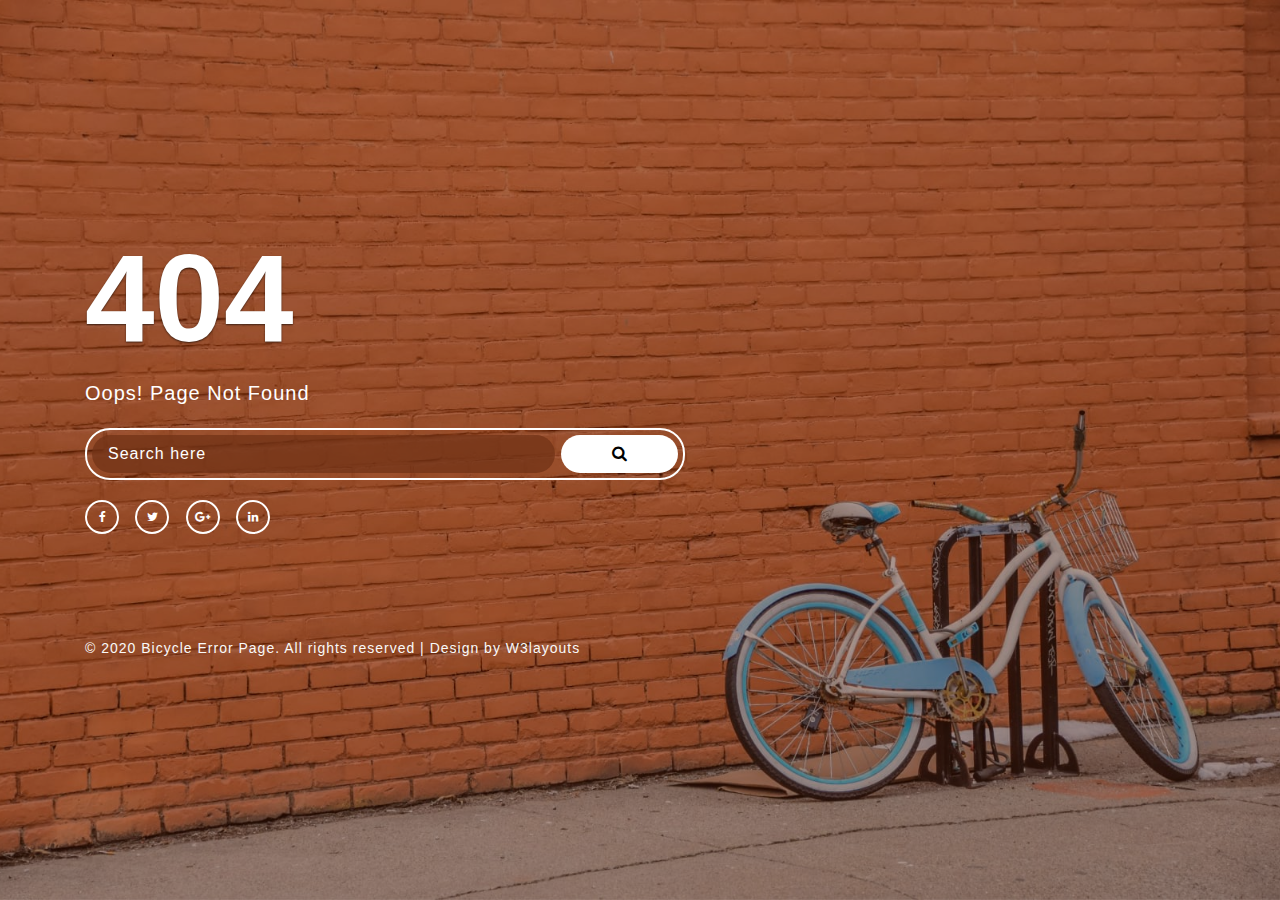
<file: Asp_Net_5.0_Layer/wwwroot/weberror/index.html>
<!--
Author: W3layouts
Author URL: http://w3layouts.com
-->
<!DOCTYPE html>
<html lang="zxx">

<head>
	<title>Bicycle Error Page Responsive Widget Template :: W3layouts</title>
	<!-- Meta tag Keywords -->
	<meta name="viewport" content="width=device-width, initial-scale=1">
	<meta charset="UTF-8" />
	<meta name="keywords"
		content="Bicycle Error Page Responsive web template, Bootstrap Web Templates, Flat Web Templates, Android Compatible web template, Smartphone Compatible web template, free webdesigns for Nokia, Samsung, LG, SonyEricsson, Motorola web design" />
	<script>
		addEventListener("load", function () {
			setTimeout(hideURLbar, 0);
		}, false);

		function hideURLbar() {
			window.scrollTo(0, 1);
		}
	</script>
	<!-- //Meta tag Keywords -->
	<!--/Style-CSS -->
	<link rel="stylesheet" href="css/style.css" type="text/css" media="all" />
	<!--//Style-CSS -->
	<!-- font-awesome-icons -->
	<link href="css/font-awesome.css" rel="stylesheet">
	<!-- //font-awesome-icons -->
</head>

<body>
	<section class="w3l-error-61-404">
		<!-- /error-61-section -->
		<div class="error-61-mian">
			<div class="wrapper">
				<div class="errors-16-top">
					<div class="errors-16-info">
						<h3>404 </h3>

						<p>Oops! Page Not Found</p>
						<form action="#" method="post" class="d-flex error-page-form">
							<input type="search" placeholder="Search here" required="required">
							<button type="submit"><span class="fa fa-search" aria-hidden="true"></span></button>
						</form>
						<div class="social-coming-icons">
							<a href="#" title="Facebook" class="footer-fb"><span class="fa fa-facebook"
									aria-hidden="true"></span></a>
							<a href="#" title="Twitter" class="footer-tw"><span class="fa fa-twitter"
									aria-hidden="true"></span></a>
							<a href="#" title="Google Plus" class="footer-gg"><span class="fa fa-google-plus"
									aria-hidden="true"></span></a>
							<a href="#" title="Linkedin" class="footer-lin"><span class="fa fa-linkedin"
									aria-hidden="true"></span></a>
						</div>
					
					</div>

				</div>
				<div class="copyright-footer">
					<div class="copy-right">
						<p>© 2020 Bicycle Error Page. All rights reserved | Design by
							<a href="http://w3layouts.com/" target="_blank">W3layouts</a></p>
					</div>
				</div>
			</div>
		</div>
	</section>
	<!-- //error-61-section -->
</body>

</html>
</file>
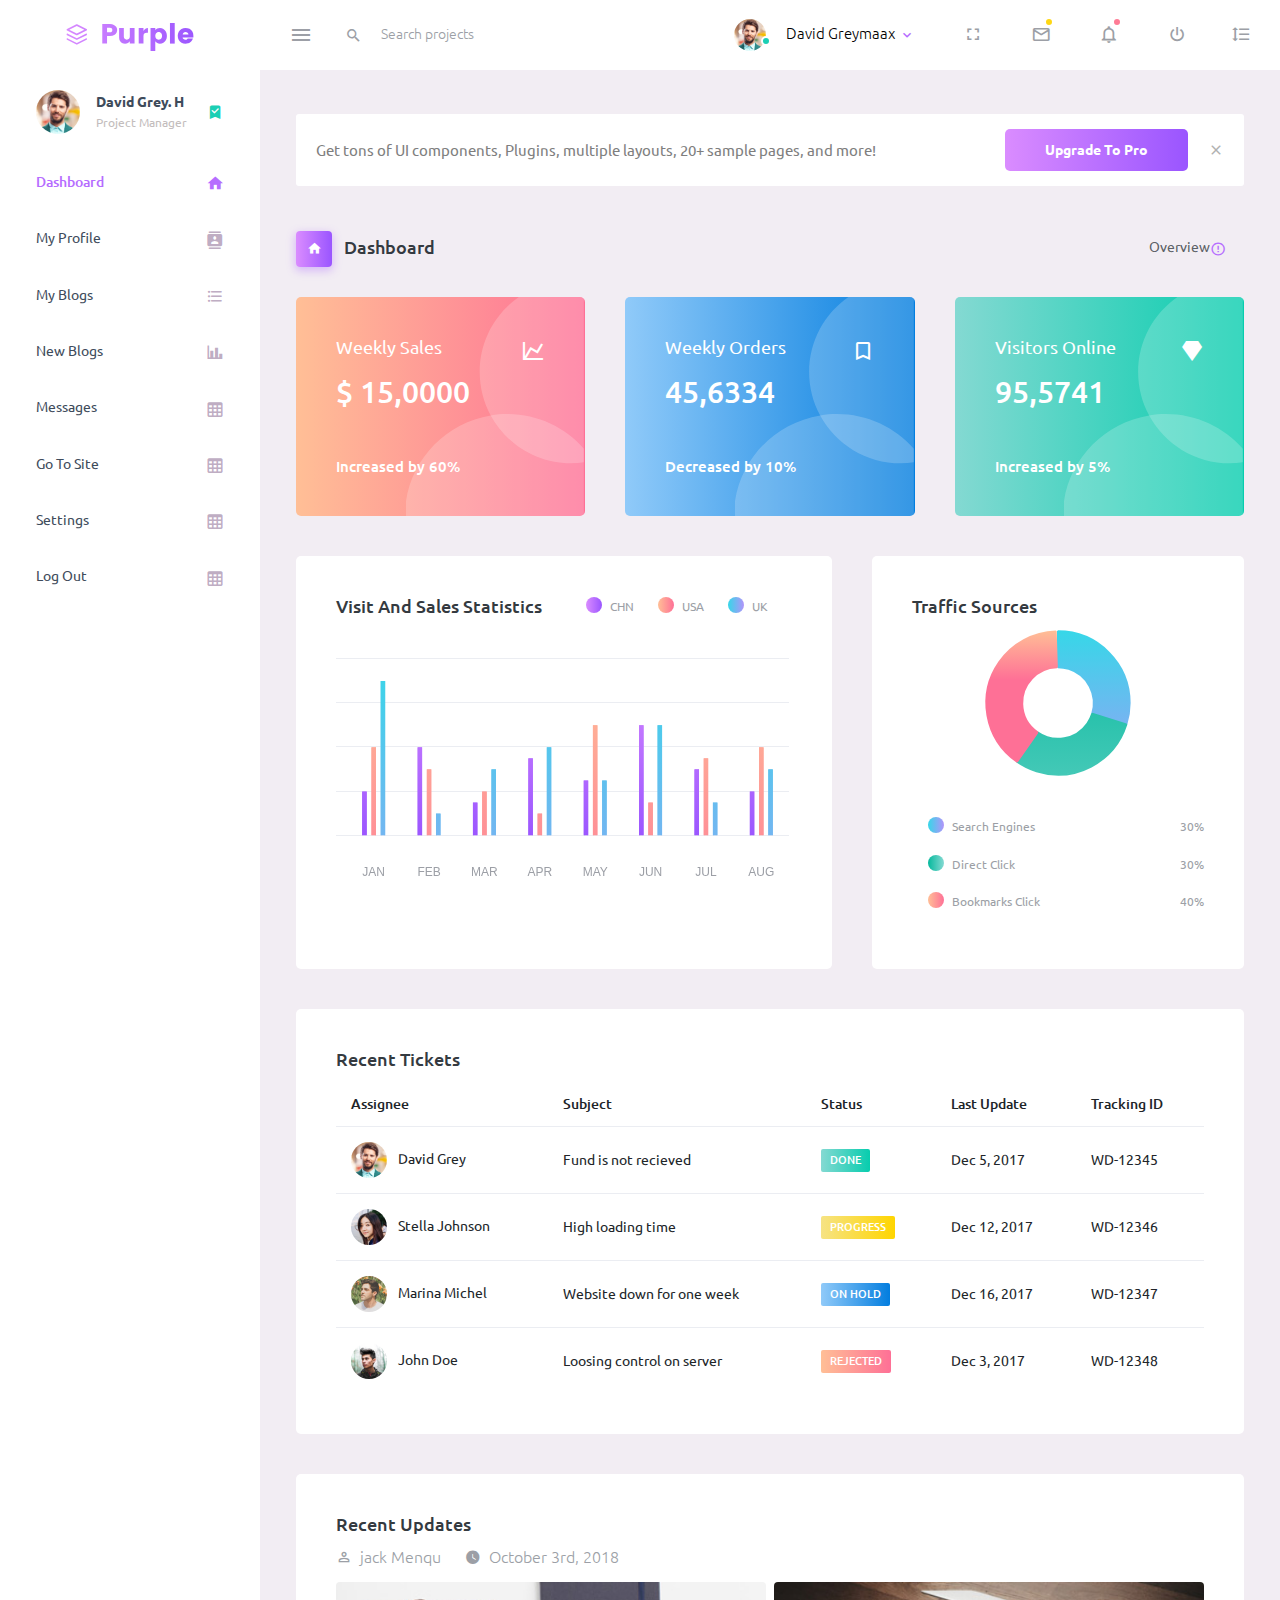
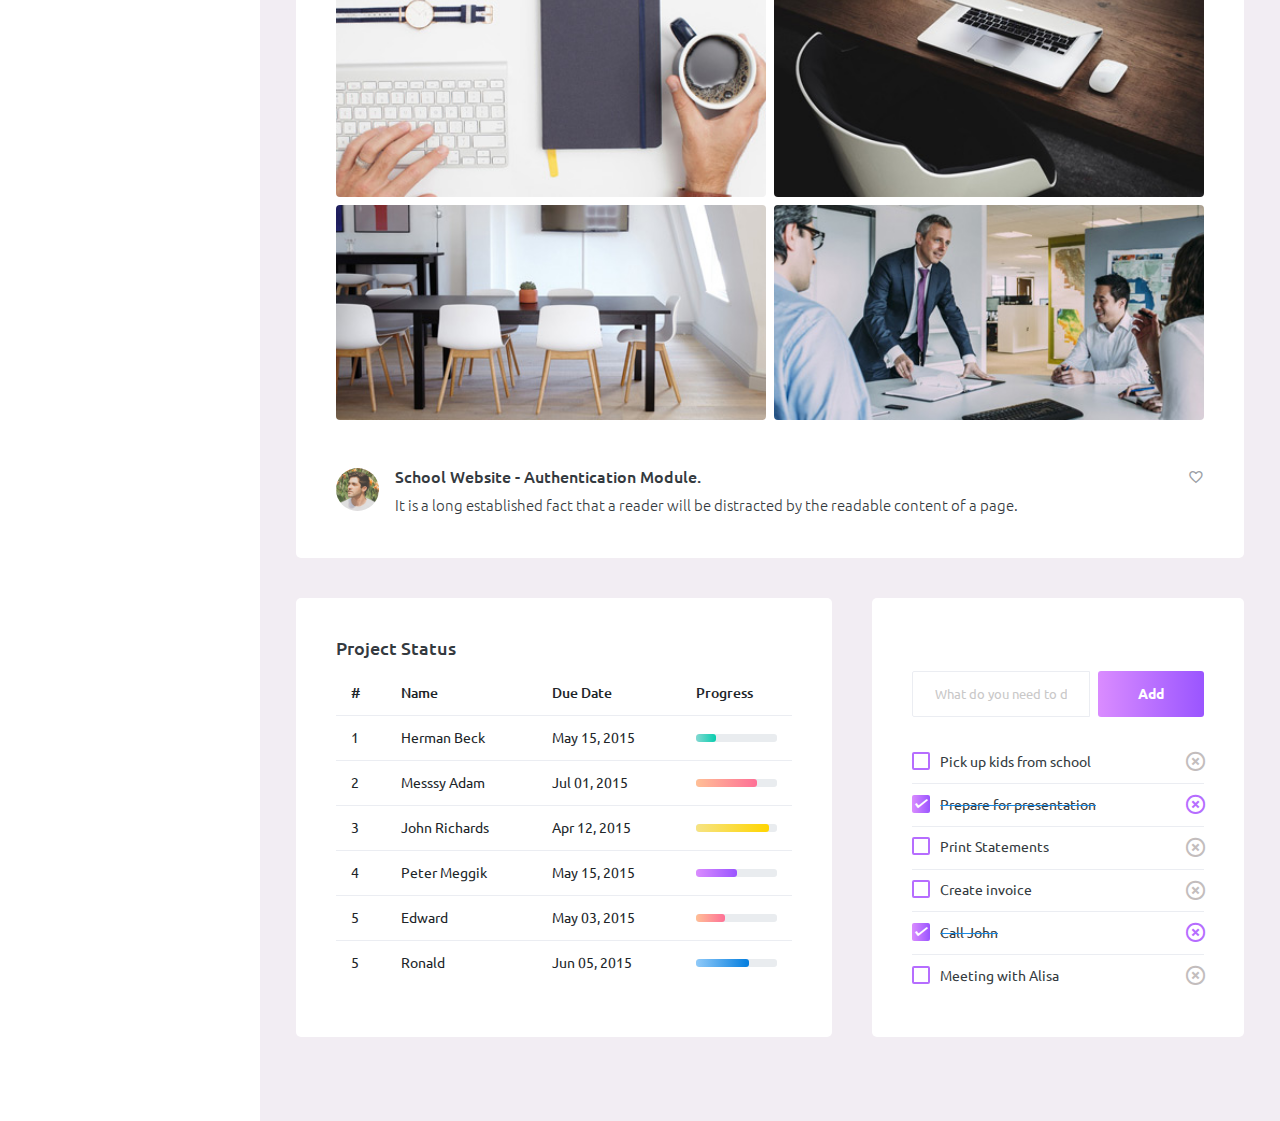
<file: Asp_Net_5.0_Layer/wwwroot/webWriter/index.html>
<!DOCTYPE html>
<html lang="en">
  <head>
    <!-- Required meta tags -->
    <meta charset="utf-8">
    <meta name="viewport" content="width=device-width, initial-scale=1, shrink-to-fit=no">
    <title>Purple Admin</title>
    <!-- plugins:css -->
    <link rel="stylesheet" href="assets/vendors/mdi/css/materialdesignicons.min.css">
    <link rel="stylesheet" href="assets/vendors/css/vendor.bundle.base.css">
    <!-- endinject -->
    <!-- Plugin css for this page -->
    <!-- End plugin css for this page -->
    <!-- inject:css -->
    <!-- endinject -->
    <!-- Layout styles -->
    <link rel="stylesheet" href="assets/css/style.css">
    <!-- End layout styles -->
    <link rel="shortcut icon" href="assets/images/favicon.ico" />
  </head>
  <body>
    <div class="container-scroller">
      <!-- partial:partials/_navbar.html -->
      <nav class="navbar default-layout-navbar col-lg-12 col-12 p-0 fixed-top d-flex flex-row">
        <div class="text-center navbar-brand-wrapper d-flex align-items-center justify-content-center">
          <a class="navbar-brand brand-logo" href="index.html"><img src="assets/images/logo.svg" alt="logo" /></a>
          <a class="navbar-brand brand-logo-mini" href="index.html"><img src="assets/images/logo-mini.svg" alt="logo" /></a>
        </div>
        <div class="navbar-menu-wrapper d-flex align-items-stretch">
          <button class="navbar-toggler navbar-toggler align-self-center" type="button" data-toggle="minimize">
            <span class="mdi mdi-menu"></span>
          </button>
          <div class="search-field d-none d-md-block">
            <form class="d-flex align-items-center h-100" action="#">
              <div class="input-group">
                <div class="input-group-prepend bg-transparent">
                  <i class="input-group-text border-0 mdi mdi-magnify"></i>
                </div>
                <input type="text" class="form-control bg-transparent border-0" placeholder="Search projects">
              </div>
            </form>
          </div>
          <ul class="navbar-nav navbar-nav-right">
            <li class="nav-item nav-profile dropdown">
              <a class="nav-link dropdown-toggle" id="profileDropdown" href="#" data-toggle="dropdown" aria-expanded="false">
                <div class="nav-profile-img">
                  <img src="assets/images/faces/face1.jpg" alt="image">
                  <span class="availability-status online"></span>
                </div>
                <div class="nav-profile-text">
                  <p class="mb-1 text-black">David Greymaax</p>
                </div>
              </a>
              <div class="dropdown-menu navbar-dropdown" aria-labelledby="profileDropdown">
                <a class="dropdown-item" href="#">
                  <i class="mdi mdi-cached mr-2 text-success"></i> Activity Log </a>
                <div class="dropdown-divider"></div>
                <a class="dropdown-item" href="#">
                  <i class="mdi mdi-logout mr-2 text-primary"></i> Signout </a>
              </div>
            </li>
            <li class="nav-item d-none d-lg-block full-screen-link">
              <a class="nav-link">
                <i class="mdi mdi-fullscreen" id="fullscreen-button"></i>
              </a>
            </li>
            <li class="nav-item dropdown">
              <a class="nav-link count-indicator dropdown-toggle" id="messageDropdown" href="#" data-toggle="dropdown" aria-expanded="false">
                <i class="mdi mdi-email-outline"></i>
                <span class="count-symbol bg-warning"></span>
              </a>
              <div class="dropdown-menu dropdown-menu-right navbar-dropdown preview-list" aria-labelledby="messageDropdown">
                <h6 class="p-3 mb-0">Messages</h6>
                <div class="dropdown-divider"></div>
                <a class="dropdown-item preview-item">
                  <div class="preview-thumbnail">
                    <img src="assets/images/faces/face4.jpg" alt="image" class="profile-pic">
                  </div>
                  <div class="preview-item-content d-flex align-items-start flex-column justify-content-center">
                    <h6 class="preview-subject ellipsis mb-1 font-weight-normal">Mark send you a message</h6>
                    <p class="text-gray mb-0"> 1 Minutes ago </p>
                  </div>
                </a>
                <div class="dropdown-divider"></div>
                <a class="dropdown-item preview-item">
                  <div class="preview-thumbnail">
                    <img src="assets/images/faces/face2.jpg" alt="image" class="profile-pic">
                  </div>
                  <div class="preview-item-content d-flex align-items-start flex-column justify-content-center">
                    <h6 class="preview-subject ellipsis mb-1 font-weight-normal">Cregh send you a message</h6>
                    <p class="text-gray mb-0"> 15 Minutes ago </p>
                  </div>
                </a>
                <div class="dropdown-divider"></div>
                <a class="dropdown-item preview-item">
                  <div class="preview-thumbnail">
                    <img src="assets/images/faces/face3.jpg" alt="image" class="profile-pic">
                  </div>
                  <div class="preview-item-content d-flex align-items-start flex-column justify-content-center">
                    <h6 class="preview-subject ellipsis mb-1 font-weight-normal">Profile picture updated</h6>
                    <p class="text-gray mb-0"> 18 Minutes ago </p>
                  </div>
                </a>
                <div class="dropdown-divider"></div>
                <h6 class="p-3 mb-0 text-center">4 new messages</h6>
              </div>
            </li>
            <li class="nav-item dropdown">
              <a class="nav-link count-indicator dropdown-toggle" id="notificationDropdown" href="#" data-toggle="dropdown">
                <i class="mdi mdi-bell-outline"></i>
                <span class="count-symbol bg-danger"></span>
              </a>
              <div class="dropdown-menu dropdown-menu-right navbar-dropdown preview-list" aria-labelledby="notificationDropdown">
                <h6 class="p-3 mb-0">Notifications</h6>
                <div class="dropdown-divider"></div>
                <a class="dropdown-item preview-item">
                  <div class="preview-thumbnail">
                    <div class="preview-icon bg-success">
                      <i class="mdi mdi-calendar"></i>
                    </div>
                  </div>
                  <div class="preview-item-content d-flex align-items-start flex-column justify-content-center">
                    <h6 class="preview-subject font-weight-normal mb-1">Event today</h6>
                    <p class="text-gray ellipsis mb-0"> Just a reminder that you have an event today </p>
                  </div>
                </a>
                <div class="dropdown-divider"></div>
                <a class="dropdown-item preview-item">
                  <div class="preview-thumbnail">
                    <div class="preview-icon bg-warning">
                      <i class="mdi mdi-settings"></i>
                    </div>
                  </div>
                  <div class="preview-item-content d-flex align-items-start flex-column justify-content-center">
                    <h6 class="preview-subject font-weight-normal mb-1">Settings</h6>
                    <p class="text-gray ellipsis mb-0"> Update dashboard </p>
                  </div>
                </a>
                <div class="dropdown-divider"></div>
                <a class="dropdown-item preview-item">
                  <div class="preview-thumbnail">
                    <div class="preview-icon bg-info">
                      <i class="mdi mdi-link-variant"></i>
                    </div>
                  </div>
                  <div class="preview-item-content d-flex align-items-start flex-column justify-content-center">
                    <h6 class="preview-subject font-weight-normal mb-1">Launch Admin</h6>
                    <p class="text-gray ellipsis mb-0"> New admin wow! </p>
                  </div>
                </a>
                <div class="dropdown-divider"></div>
                <h6 class="p-3 mb-0 text-center">See all notifications</h6>
              </div>
            </li>
            <li class="nav-item nav-logout d-none d-lg-block">
              <a class="nav-link" href="#">
                <i class="mdi mdi-power"></i>
              </a>
            </li>
            <li class="nav-item nav-settings d-none d-lg-block">
              <a class="nav-link" href="#">
                <i class="mdi mdi-format-line-spacing"></i>
              </a>
            </li>
          </ul>
          <button class="navbar-toggler navbar-toggler-right d-lg-none align-self-center" type="button" data-toggle="offcanvas">
            <span class="mdi mdi-menu"></span>
          </button>
        </div>
      </nav>
      <!-- partial -->
      <div class="container-fluid page-body-wrapper">
        <!-- partial:partials/_sidebar.html -->
        <nav class="sidebar sidebar-offcanvas" id="sidebar">
            <ul class="nav">
                <li class="nav-item nav-profile">
                    <a href="#" class="nav-link">
                        <div class="nav-profile-image">
                            <img src="assets/images/faces/face1.jpg" alt="profile">
                            <span class="login-status online"></span>
                            <!--change to offline or busy as needed-->
                        </div>
                        <div class="nav-profile-text d-flex flex-column">
                            <span class="font-weight-bold mb-2">David Grey. H</span>
                            <span class="text-secondary text-small">Project Manager</span>
                        </div>
                        <i class="mdi mdi-bookmark-check text-success nav-profile-badge"></i>
                    </a>
                </li>
                <li class="nav-item">
                    <a class="nav-link" href="index.html">
                        <span class="menu-title">Dashboard</span>
                        <i class="mdi mdi-home menu-icon"></i>
                    </a>
                </li>
                <li class="nav-item">
                    <a class="nav-link" href="pages/icons/mdi.html">
                        <span class="menu-title">My Profile</span>
                        <i class="mdi mdi-contacts menu-icon"></i>
                    </a>
                </li>
                <li class="nav-item">
                    <a class="nav-link" href="pages/forms/basic_elements.html">
                        <span class="menu-title">My Blogs</span>
                        <i class="mdi mdi-format-list-bulleted menu-icon"></i>
                    </a>
                </li>
                <li class="nav-item">
                    <a class="nav-link" href="pages/charts/chartjs.html">
                        <span class="menu-title">New Blogs</span>
                        <i class="mdi mdi-chart-bar menu-icon"></i>
                    </a>
                </li>
                <li class="nav-item">
                    <a class="nav-link" href="pages/tables/basic-table.html">
                        <span class="menu-title">Messages</span>
                        <i class="mdi mdi-table-large menu-icon"></i>
                    </a>
                </li>
                <li class="nav-item">
                    <a class="nav-link" href="pages/tables/basic-table.html">
                        <span class="menu-title">Go To Site</span>
                        <i class="mdi mdi-table-large menu-icon"></i>
                    </a>
                </li>
                <li class="nav-item">
                    <a class="nav-link" href="pages/tables/basic-table.html">
                        <span class="menu-title">Settings</span>
                        <i class="mdi mdi-table-large menu-icon"></i>
                    </a>
                </li>
                <li class="nav-item">
                    <a class="nav-link" href="pages/tables/basic-table.html">
                        <span class="menu-title">Log Out</span>
                        <i class="mdi mdi-table-large menu-icon"></i>
                    </a>
                </li>
            </ul>
        </nav>
        <!-- partial -->
        <div class="main-panel">
          <div class="content-wrapper">
            <div class="row" id="proBanner">
              <div class="col-12">
                <span class="d-flex align-items-center purchase-popup">
                  <p>Get tons of UI components, Plugins, multiple layouts, 20+ sample pages, and more!</p>
                  <a href="https://www.bootstrapdash.com/product/purple-bootstrap-admin-template?utm_source=organic&utm_medium=banner&utm_campaign=free-preview" target="_blank" class="btn download-button purchase-button ml-auto">Upgrade To Pro</a>
                  <i class="mdi mdi-close" id="bannerClose"></i>
                </span>
              </div>
            </div>
            <div class="page-header">
              <h3 class="page-title">
                <span class="page-title-icon bg-gradient-primary text-white mr-2">
                  <i class="mdi mdi-home"></i>
                </span> Dashboard
              </h3>
              <nav aria-label="breadcrumb">
                <ul class="breadcrumb">
                  <li class="breadcrumb-item active" aria-current="page">
                    <span></span>Overview <i class="mdi mdi-alert-circle-outline icon-sm text-primary align-middle"></i>
                  </li>
                </ul>
              </nav>
            </div>
            <div class="row">
              <div class="col-md-4 stretch-card grid-margin">
                <div class="card bg-gradient-danger card-img-holder text-white">
                  <div class="card-body">
                    <img src="assets/images/dashboard/circle.svg" class="card-img-absolute" alt="circle-image" />
                    <h4 class="font-weight-normal mb-3">Weekly Sales <i class="mdi mdi-chart-line mdi-24px float-right"></i>
                    </h4>
                    <h2 class="mb-5">$ 15,0000</h2>
                    <h6 class="card-text">Increased by 60%</h6>
                  </div>
                </div>
              </div>
              <div class="col-md-4 stretch-card grid-margin">
                <div class="card bg-gradient-info card-img-holder text-white">
                  <div class="card-body">
                    <img src="assets/images/dashboard/circle.svg" class="card-img-absolute" alt="circle-image" />
                    <h4 class="font-weight-normal mb-3">Weekly Orders <i class="mdi mdi-bookmark-outline mdi-24px float-right"></i>
                    </h4>
                    <h2 class="mb-5">45,6334</h2>
                    <h6 class="card-text">Decreased by 10%</h6>
                  </div>
                </div>
              </div>
              <div class="col-md-4 stretch-card grid-margin">
                <div class="card bg-gradient-success card-img-holder text-white">
                  <div class="card-body">
                    <img src="assets/images/dashboard/circle.svg" class="card-img-absolute" alt="circle-image" />
                    <h4 class="font-weight-normal mb-3">Visitors Online <i class="mdi mdi-diamond mdi-24px float-right"></i>
                    </h4>
                    <h2 class="mb-5">95,5741</h2>
                    <h6 class="card-text">Increased by 5%</h6>
                  </div>
                </div>
              </div>
            </div>
            <div class="row">
              <div class="col-md-7 grid-margin stretch-card">
                <div class="card">
                  <div class="card-body">
                    <div class="clearfix">
                      <h4 class="card-title float-left">Visit And Sales Statistics</h4>
                      <div id="visit-sale-chart-legend" class="rounded-legend legend-horizontal legend-top-right float-right"></div>
                    </div>
                    <canvas id="visit-sale-chart" class="mt-4"></canvas>
                  </div>
                </div>
              </div>
              <div class="col-md-5 grid-margin stretch-card">
                <div class="card">
                  <div class="card-body">
                    <h4 class="card-title">Traffic Sources</h4>
                    <canvas id="traffic-chart"></canvas>
                    <div id="traffic-chart-legend" class="rounded-legend legend-vertical legend-bottom-left pt-4"></div>
                  </div>
                </div>
              </div>
            </div>
            <div class="row">
              <div class="col-12 grid-margin">
                <div class="card">
                  <div class="card-body">
                    <h4 class="card-title">Recent Tickets</h4>
                    <div class="table-responsive">
                      <table class="table">
                        <thead>
                          <tr>
                            <th> Assignee </th>
                            <th> Subject </th>
                            <th> Status </th>
                            <th> Last Update </th>
                            <th> Tracking ID </th>
                          </tr>
                        </thead>
                        <tbody>
                          <tr>
                            <td>
                              <img src="assets/images/faces/face1.jpg" class="mr-2" alt="image"> David Grey
                            </td>
                            <td> Fund is not recieved </td>
                            <td>
                              <label class="badge badge-gradient-success">DONE</label>
                            </td>
                            <td> Dec 5, 2017 </td>
                            <td> WD-12345 </td>
                          </tr>
                          <tr>
                            <td>
                              <img src="assets/images/faces/face2.jpg" class="mr-2" alt="image"> Stella Johnson
                            </td>
                            <td> High loading time </td>
                            <td>
                              <label class="badge badge-gradient-warning">PROGRESS</label>
                            </td>
                            <td> Dec 12, 2017 </td>
                            <td> WD-12346 </td>
                          </tr>
                          <tr>
                            <td>
                              <img src="assets/images/faces/face3.jpg" class="mr-2" alt="image"> Marina Michel
                            </td>
                            <td> Website down for one week </td>
                            <td>
                              <label class="badge badge-gradient-info">ON HOLD</label>
                            </td>
                            <td> Dec 16, 2017 </td>
                            <td> WD-12347 </td>
                          </tr>
                          <tr>
                            <td>
                              <img src="assets/images/faces/face4.jpg" class="mr-2" alt="image"> John Doe
                            </td>
                            <td> Loosing control on server </td>
                            <td>
                              <label class="badge badge-gradient-danger">REJECTED</label>
                            </td>
                            <td> Dec 3, 2017 </td>
                            <td> WD-12348 </td>
                          </tr>
                        </tbody>
                      </table>
                    </div>
                  </div>
                </div>
              </div>
            </div>
            <div class="row">
              <div class="col-12 grid-margin stretch-card">
                <div class="card">
                  <div class="card-body">
                    <h4 class="card-title">Recent Updates</h4>
                    <div class="d-flex">
                      <div class="d-flex align-items-center mr-4 text-muted font-weight-light">
                        <i class="mdi mdi-account-outline icon-sm mr-2"></i>
                        <span>jack Menqu</span>
                      </div>
                      <div class="d-flex align-items-center text-muted font-weight-light">
                        <i class="mdi mdi-clock icon-sm mr-2"></i>
                        <span>October 3rd, 2018</span>
                      </div>
                    </div>
                    <div class="row mt-3">
                      <div class="col-6 pr-1">
                        <img src="assets/images/dashboard/img_1.jpg" class="mb-2 mw-100 w-100 rounded" alt="image">
                        <img src="assets/images/dashboard/img_4.jpg" class="mw-100 w-100 rounded" alt="image">
                      </div>
                      <div class="col-6 pl-1">
                        <img src="assets/images/dashboard/img_2.jpg" class="mb-2 mw-100 w-100 rounded" alt="image">
                        <img src="assets/images/dashboard/img_3.jpg" class="mw-100 w-100 rounded" alt="image">
                      </div>
                    </div>
                    <div class="d-flex mt-5 align-items-top">
                      <img src="assets/images/faces/face3.jpg" class="img-sm rounded-circle mr-3" alt="image">
                      <div class="mb-0 flex-grow">
                        <h5 class="mr-2 mb-2">School Website - Authentication Module.</h5>
                        <p class="mb-0 font-weight-light">It is a long established fact that a reader will be distracted by the readable content of a page.</p>
                      </div>
                      <div class="ml-auto">
                        <i class="mdi mdi-heart-outline text-muted"></i>
                      </div>
                    </div>
                  </div>
                </div>
              </div>
            </div>
            <div class="row">
              <div class="col-md-7 grid-margin stretch-card">
                <div class="card">
                  <div class="card-body">
                    <h4 class="card-title">Project Status</h4>
                    <div class="table-responsive">
                      <table class="table">
                        <thead>
                          <tr>
                            <th> # </th>
                            <th> Name </th>
                            <th> Due Date </th>
                            <th> Progress </th>
                          </tr>
                        </thead>
                        <tbody>
                          <tr>
                            <td> 1 </td>
                            <td> Herman Beck </td>
                            <td> May 15, 2015 </td>
                            <td>
                              <div class="progress">
                                <div class="progress-bar bg-gradient-success" role="progressbar" style="width: 25%" aria-valuenow="25" aria-valuemin="0" aria-valuemax="100"></div>
                              </div>
                            </td>
                          </tr>
                          <tr>
                            <td> 2 </td>
                            <td> Messsy Adam </td>
                            <td> Jul 01, 2015 </td>
                            <td>
                              <div class="progress">
                                <div class="progress-bar bg-gradient-danger" role="progressbar" style="width: 75%" aria-valuenow="75" aria-valuemin="0" aria-valuemax="100"></div>
                              </div>
                            </td>
                          </tr>
                          <tr>
                            <td> 3 </td>
                            <td> John Richards </td>
                            <td> Apr 12, 2015 </td>
                            <td>
                              <div class="progress">
                                <div class="progress-bar bg-gradient-warning" role="progressbar" style="width: 90%" aria-valuenow="90" aria-valuemin="0" aria-valuemax="100"></div>
                              </div>
                            </td>
                          </tr>
                          <tr>
                            <td> 4 </td>
                            <td> Peter Meggik </td>
                            <td> May 15, 2015 </td>
                            <td>
                              <div class="progress">
                                <div class="progress-bar bg-gradient-primary" role="progressbar" style="width: 50%" aria-valuenow="50" aria-valuemin="0" aria-valuemax="100"></div>
                              </div>
                            </td>
                          </tr>
                          <tr>
                            <td> 5 </td>
                            <td> Edward </td>
                            <td> May 03, 2015 </td>
                            <td>
                              <div class="progress">
                                <div class="progress-bar bg-gradient-danger" role="progressbar" style="width: 35%" aria-valuenow="35" aria-valuemin="0" aria-valuemax="100"></div>
                              </div>
                            </td>
                          </tr>
                          <tr>
                            <td> 5 </td>
                            <td> Ronald </td>
                            <td> Jun 05, 2015 </td>
                            <td>
                              <div class="progress">
                                <div class="progress-bar bg-gradient-info" role="progressbar" style="width: 65%" aria-valuenow="65" aria-valuemin="0" aria-valuemax="100"></div>
                              </div>
                            </td>
                          </tr>
                        </tbody>
                      </table>
                    </div>
                  </div>
                </div>
              </div>
              <div class="col-md-5 grid-margin stretch-card">
                <div class="card">
                  <div class="card-body">
                    <h4 class="card-title text-white">Todo</h4>
                    <div class="add-items d-flex">
                      <input type="text" class="form-control todo-list-input" placeholder="What do you need to do today?">
                      <button class="add btn btn-gradient-primary font-weight-bold todo-list-add-btn" id="add-task">Add</button>
                    </div>
                    <div class="list-wrapper">
                      <ul class="d-flex flex-column-reverse todo-list todo-list-custom">
                        <li>
                          <div class="form-check">
                            <label class="form-check-label">
                              <input class="checkbox" type="checkbox"> Meeting with Alisa </label>
                          </div>
                          <i class="remove mdi mdi-close-circle-outline"></i>
                        </li>
                        <li class="completed">
                          <div class="form-check">
                            <label class="form-check-label">
                              <input class="checkbox" type="checkbox" checked> Call John </label>
                          </div>
                          <i class="remove mdi mdi-close-circle-outline"></i>
                        </li>
                        <li>
                          <div class="form-check">
                            <label class="form-check-label">
                              <input class="checkbox" type="checkbox"> Create invoice </label>
                          </div>
                          <i class="remove mdi mdi-close-circle-outline"></i>
                        </li>
                        <li>
                          <div class="form-check">
                            <label class="form-check-label">
                              <input class="checkbox" type="checkbox"> Print Statements </label>
                          </div>
                          <i class="remove mdi mdi-close-circle-outline"></i>
                        </li>
                        <li class="completed">
                          <div class="form-check">
                            <label class="form-check-label">
                              <input class="checkbox" type="checkbox" checked> Prepare for presentation </label>
                          </div>
                          <i class="remove mdi mdi-close-circle-outline"></i>
                        </li>
                        <li>
                          <div class="form-check">
                            <label class="form-check-label">
                              <input class="checkbox" type="checkbox"> Pick up kids from school </label>
                          </div>
                          <i class="remove mdi mdi-close-circle-outline"></i>
                        </li>
                      </ul>
                    </div>
                  </div>
                </div>
              </div>
            </div>
          </div>
          <!-- content-wrapper ends -->
          <!-- partial:partials/_footer.html -->
          <!-- partial -->
        </div>
        <!-- main-panel ends -->
      </div>
      <!-- page-body-wrapper ends -->
    </div>
    <!-- container-scroller -->
    <!-- plugins:js -->
    <script src="assets/vendors/js/vendor.bundle.base.js"></script>
    <!-- endinject -->
    <!-- Plugin js for this page -->
    <script src="assets/vendors/chart.js/Chart.min.js"></script>
    <!-- End plugin js for this page -->
    <!-- inject:js -->
    <script src="assets/js/off-canvas.js"></script>
    <script src="assets/js/hoverable-collapse.js"></script>
    <script src="assets/js/misc.js"></script>
    <!-- endinject -->
    <!-- Custom js for this page -->
    <script src="assets/js/dashboard.js"></script>
    <script src="assets/js/todolist.js"></script>
    <!-- End custom js for this page -->
  </body>
</html>
</file>
<file: Asp_Net_5.0_Layer/wwwroot/adminPanel/css/style.css>
@import url("https://fonts.googleapis.com/css?family=Open+Sans:300,400,600,700");
@import url("https://fonts.googleapis.com/css?family=Roboto:400,300,500,700");
/*
 *
 *   INSPINIA - Responsive Admin Theme
 *   version 2.8
 *
*/
@font-face {
  font-family: 'Glyphicons Halflings';
  src: url('../fonts/glyphicons-halflings-regular.eot');
  src: url('../fonts/glyphicons-halflings-regular.eot?#iefix') format('embedded-opentype'), url('../fonts/glyphicons-halflings-regular.woff2') format('woff2'), url('../fonts/glyphicons-halflings-regular.woff') format('woff'), url('../fonts/glyphicons-halflings-regular.ttf') format('truetype'), url('../fonts/glyphicons-halflings-regular.svg') format('svg');
}
.glyphicon {
  position: relative;
  top: 1px;
  display: inline-block;
  font-family: 'Glyphicons Halflings';
  font-style: normal;
  font-weight: normal;
  line-height: 1;
  -webkit-font-smoothing: antialiased;
  -moz-osx-font-smoothing: grayscale;
}
.glyphicon-asterisk:before {
  content: "\002a";
}
.glyphicon-plus:before {
  content: "\002b";
}
.glyphicon-euro:before,
.glyphicon-eur:before {
  content: "\20ac";
}
.glyphicon-minus:before {
  content: "\2212";
}
.glyphicon-cloud:before {
  content: "\2601";
}
.glyphicon-envelope:before {
  content: "\2709";
}
.glyphicon-pencil:before {
  content: "\270f";
}
.glyphicon-glass:before {
  content: "\e001";
}
.glyphicon-music:before {
  content: "\e002";
}
.glyphicon-search:before {
  content: "\e003";
}
.glyphicon-heart:before {
  content: "\e005";
}
.glyphicon-star:before {
  content: "\e006";
}
.glyphicon-star-empty:before {
  content: "\e007";
}
.glyphicon-user:before {
  content: "\e008";
}
.glyphicon-film:before {
  content: "\e009";
}
.glyphicon-th-large:before {
  content: "\e010";
}
.glyphicon-th:before {
  content: "\e011";
}
.glyphicon-th-list:before {
  content: "\e012";
}
.glyphicon-ok:before {
  content: "\e013";
}
.glyphicon-remove:before {
  content: "\e014";
}
.glyphicon-zoom-in:before {
  content: "\e015";
}
.glyphicon-zoom-out:before {
  content: "\e016";
}
.glyphicon-off:before {
  content: "\e017";
}
.glyphicon-signal:before {
  content: "\e018";
}
.glyphicon-cog:before {
  content: "\e019";
}
.glyphicon-trash:before {
  content: "\e020";
}
.glyphicon-home:before {
  content: "\e021";
}
.glyphicon-file:before {
  content: "\e022";
}
.glyphicon-time:before {
  content: "\e023";
}
.glyphicon-road:before {
  content: "\e024";
}
.glyphicon-download-alt:before {
  content: "\e025";
}
.glyphicon-download:before {
  content: "\e026";
}
.glyphicon-upload:before {
  content: "\e027";
}
.glyphicon-inbox:before {
  content: "\e028";
}
.glyphicon-play-circle:before {
  content: "\e029";
}
.glyphicon-repeat:before {
  content: "\e030";
}
.glyphicon-refresh:before {
  content: "\e031";
}
.glyphicon-list-alt:before {
  content: "\e032";
}
.glyphicon-lock:before {
  content: "\e033";
}
.glyphicon-flag:before {
  content: "\e034";
}
.glyphicon-headphones:before {
  content: "\e035";
}
.glyphicon-volume-off:before {
  content: "\e036";
}
.glyphicon-volume-down:before {
  content: "\e037";
}
.glyphicon-volume-up:before {
  content: "\e038";
}
.glyphicon-qrcode:before {
  content: "\e039";
}
.glyphicon-barcode:before {
  content: "\e040";
}
.glyphicon-tag:before {
  content: "\e041";
}
.glyphicon-tags:before {
  content: "\e042";
}
.glyphicon-book:before {
  content: "\e043";
}
.glyphicon-bookmark:before {
  content: "\e044";
}
.glyphicon-print:before {
  content: "\e045";
}
.glyphicon-camera:before {
  content: "\e046";
}
.glyphicon-font:before {
  content: "\e047";
}
.glyphicon-bold:before {
  content: "\e048";
}
.glyphicon-italic:before {
  content: "\e049";
}
.glyphicon-text-height:before {
  content: "\e050";
}
.glyphicon-text-width:before {
  content: "\e051";
}
.glyphicon-align-left:before {
  content: "\e052";
}
.glyphicon-align-center:before {
  content: "\e053";
}
.glyphicon-align-right:before {
  content: "\e054";
}
.glyphicon-align-justify:before {
  content: "\e055";
}
.glyphicon-list:before {
  content: "\e056";
}
.glyphicon-indent-left:before {
  content: "\e057";
}
.glyphicon-indent-right:before {
  content: "\e058";
}
.glyphicon-facetime-video:before {
  content: "\e059";
}
.glyphicon-picture:before {
  content: "\e060";
}
.glyphicon-map-marker:before {
  content: "\e062";
}
.glyphicon-adjust:before {
  content: "\e063";
}
.glyphicon-tint:before {
  content: "\e064";
}
.glyphicon-edit:before {
  content: "\e065";
}
.glyphicon-share:before {
  content: "\e066";
}
.glyphicon-check:before {
  content: "\e067";
}
.glyphicon-move:before {
  content: "\e068";
}
.glyphicon-step-backward:before {
  content: "\e069";
}
.glyphicon-fast-backward:before {
  content: "\e070";
}
.glyphicon-backward:before {
  content: "\e071";
}
.glyphicon-play:before {
  content: "\e072";
}
.glyphicon-pause:before {
  content: "\e073";
}
.glyphicon-stop:before {
  content: "\e074";
}
.glyphicon-forward:before {
  content: "\e075";
}
.glyphicon-fast-forward:before {
  content: "\e076";
}
.glyphicon-step-forward:before {
  content: "\e077";
}
.glyphicon-eject:before {
  content: "\e078";
}
.glyphicon-chevron-left:before {
  content: "\e079";
}
.glyphicon-chevron-right:before {
  content: "\e080";
}
.glyphicon-plus-sign:before {
  content: "\e081";
}
.glyphicon-minus-sign:before {
  content: "\e082";
}
.glyphicon-remove-sign:before {
  content: "\e083";
}
.glyphicon-ok-sign:before {
  content: "\e084";
}
.glyphicon-question-sign:before {
  content: "\e085";
}
.glyphicon-info-sign:before {
  content: "\e086";
}
.glyphicon-screenshot:before {
  content: "\e087";
}
.glyphicon-remove-circle:before {
  content: "\e088";
}
.glyphicon-ok-circle:before {
  content: "\e089";
}
.glyphicon-ban-circle:before {
  content: "\e090";
}
.glyphicon-arrow-left:before {
  content: "\e091";
}
.glyphicon-arrow-right:before {
  content: "\e092";
}
.glyphicon-arrow-up:before {
  content: "\e093";
}
.glyphicon-arrow-down:before {
  content: "\e094";
}
.glyphicon-share-alt:before {
  content: "\e095";
}
.glyphicon-resize-full:before {
  content: "\e096";
}
.glyphicon-resize-small:before {
  content: "\e097";
}
.glyphicon-exclamation-sign:before {
  content: "\e101";
}
.glyphicon-gift:before {
  content: "\e102";
}
.glyphicon-leaf:before {
  content: "\e103";
}
.glyphicon-fire:before {
  content: "\e104";
}
.glyphicon-eye-open:before {
  content: "\e105";
}
.glyphicon-eye-close:before {
  content: "\e106";
}
.glyphicon-warning-sign:before {
  content: "\e107";
}
.glyphicon-plane:before {
  content: "\e108";
}
.glyphicon-calendar:before {
  content: "\e109";
}
.glyphicon-random:before {
  content: "\e110";
}
.glyphicon-comment:before {
  content: "\e111";
}
.glyphicon-magnet:before {
  content: "\e112";
}
.glyphicon-chevron-up:before {
  content: "\e113";
}
.glyphicon-chevron-down:before {
  content: "\e114";
}
.glyphicon-retweet:before {
  content: "\e115";
}
.glyphicon-shopping-cart:before {
  content: "\e116";
}
.glyphicon-folder-close:before {
  content: "\e117";
}
.glyphicon-folder-open:before {
  content: "\e118";
}
.glyphicon-resize-vertical:before {
  content: "\e119";
}
.glyphicon-resize-horizontal:before {
  content: "\e120";
}
.glyphicon-hdd:before {
  content: "\e121";
}
.glyphicon-bullhorn:before {
  content: "\e122";
}
.glyphicon-bell:before {
  content: "\e123";
}
.glyphicon-certificate:before {
  content: "\e124";
}
.glyphicon-thumbs-up:before {
  content: "\e125";
}
.glyphicon-thumbs-down:before {
  content: "\e126";
}
.glyphicon-hand-right:before {
  content: "\e127";
}
.glyphicon-hand-left:before {
  content: "\e128";
}
.glyphicon-hand-up:before {
  content: "\e129";
}
.glyphicon-hand-down:before {
  content: "\e130";
}
.glyphicon-circle-arrow-right:before {
  content: "\e131";
}
.glyphicon-circle-arrow-left:before {
  content: "\e132";
}
.glyphicon-circle-arrow-up:before {
  content: "\e133";
}
.glyphicon-circle-arrow-down:before {
  content: "\e134";
}
.glyphicon-globe:before {
  content: "\e135";
}
.glyphicon-wrench:before {
  content: "\e136";
}
.glyphicon-tasks:before {
  content: "\e137";
}
.glyphicon-filter:before {
  content: "\e138";
}
.glyphicon-briefcase:before {
  content: "\e139";
}
.glyphicon-fullscreen:before {
  content: "\e140";
}
.glyphicon-dashboard:before {
  content: "\e141";
}
.glyphicon-paperclip:before {
  content: "\e142";
}
.glyphicon-heart-empty:before {
  content: "\e143";
}
.glyphicon-link:before {
  content: "\e144";
}
.glyphicon-phone:before {
  content: "\e145";
}
.glyphicon-pushpin:before {
  content: "\e146";
}
.glyphicon-usd:before {
  content: "\e148";
}
.glyphicon-gbp:before {
  content: "\e149";
}
.glyphicon-sort:before {
  content: "\e150";
}
.glyphicon-sort-by-alphabet:before {
  content: "\e151";
}
.glyphicon-sort-by-alphabet-alt:before {
  content: "\e152";
}
.glyphicon-sort-by-order:before {
  content: "\e153";
}
.glyphicon-sort-by-order-alt:before {
  content: "\e154";
}
.glyphicon-sort-by-attributes:before {
  content: "\e155";
}
.glyphicon-sort-by-attributes-alt:before {
  content: "\e156";
}
.glyphicon-unchecked:before {
  content: "\e157";
}
.glyphicon-expand:before {
  content: "\e158";
}
.glyphicon-collapse-down:before {
  content: "\e159";
}
.glyphicon-collapse-up:before {
  content: "\e160";
}
.glyphicon-log-in:before {
  content: "\e161";
}
.glyphicon-flash:before {
  content: "\e162";
}
.glyphicon-log-out:before {
  content: "\e163";
}
.glyphicon-new-window:before {
  content: "\e164";
}
.glyphicon-record:before {
  content: "\e165";
}
.glyphicon-save:before {
  content: "\e166";
}
.glyphicon-open:before {
  content: "\e167";
}
.glyphicon-saved:before {
  content: "\e168";
}
.glyphicon-import:before {
  content: "\e169";
}
.glyphicon-export:before {
  content: "\e170";
}
.glyphicon-send:before {
  content: "\e171";
}
.glyphicon-floppy-disk:before {
  content: "\e172";
}
.glyphicon-floppy-saved:before {
  content: "\e173";
}
.glyphicon-floppy-remove:before {
  content: "\e174";
}
.glyphicon-floppy-save:before {
  content: "\e175";
}
.glyphicon-floppy-open:before {
  content: "\e176";
}
.glyphicon-credit-card:before {
  content: "\e177";
}
.glyphicon-transfer:before {
  content: "\e178";
}
.glyphicon-cutlery:before {
  content: "\e179";
}
.glyphicon-header:before {
  content: "\e180";
}
.glyphicon-compressed:before {
  content: "\e181";
}
.glyphicon-earphone:before {
  content: "\e182";
}
.glyphicon-phone-alt:before {
  content: "\e183";
}
.glyphicon-tower:before {
  content: "\e184";
}
.glyphicon-stats:before {
  content: "\e185";
}
.glyphicon-sd-video:before {
  content: "\e186";
}
.glyphicon-hd-video:before {
  content: "\e187";
}
.glyphicon-subtitles:before {
  content: "\e188";
}
.glyphicon-sound-stereo:before {
  content: "\e189";
}
.glyphicon-sound-dolby:before {
  content: "\e190";
}
.glyphicon-sound-5-1:before {
  content: "\e191";
}
.glyphicon-sound-6-1:before {
  content: "\e192";
}
.glyphicon-sound-7-1:before {
  content: "\e193";
}
.glyphicon-copyright-mark:before {
  content: "\e194";
}
.glyphicon-registration-mark:before {
  content: "\e195";
}
.glyphicon-cloud-download:before {
  content: "\e197";
}
.glyphicon-cloud-upload:before {
  content: "\e198";
}
.glyphicon-tree-conifer:before {
  content: "\e199";
}
.glyphicon-tree-deciduous:before {
  content: "\e200";
}
.glyphicon-cd:before {
  content: "\e201";
}
.glyphicon-save-file:before {
  content: "\e202";
}
.glyphicon-open-file:before {
  content: "\e203";
}
.glyphicon-level-up:before {
  content: "\e204";
}
.glyphicon-copy:before {
  content: "\e205";
}
.glyphicon-paste:before {
  content: "\e206";
}
.glyphicon-alert:before {
  content: "\e209";
}
.glyphicon-equalizer:before {
  content: "\e210";
}
.glyphicon-king:before {
  content: "\e211";
}
.glyphicon-queen:before {
  content: "\e212";
}
.glyphicon-pawn:before {
  content: "\e213";
}
.glyphicon-bishop:before {
  content: "\e214";
}
.glyphicon-knight:before {
  content: "\e215";
}
.glyphicon-baby-formula:before {
  content: "\e216";
}
.glyphicon-tent:before {
  content: "\26fa";
}
.glyphicon-blackboard:before {
  content: "\e218";
}
.glyphicon-bed:before {
  content: "\e219";
}
.glyphicon-apple:before {
  content: "\f8ff";
}
.glyphicon-erase:before {
  content: "\e221";
}
.glyphicon-hourglass:before {
  content: "\231b";
}
.glyphicon-lamp:before {
  content: "\e223";
}
.glyphicon-duplicate:before {
  content: "\e224";
}
.glyphicon-piggy-bank:before {
  content: "\e225";
}
.glyphicon-scissors:before {
  content: "\e226";
}
.glyphicon-bitcoin:before {
  content: "\e227";
}
.glyphicon-btc:before {
  content: "\e227";
}
.glyphicon-xbt:before {
  content: "\e227";
}
.glyphicon-yen:before {
  content: "\00a5";
}
.glyphicon-jpy:before {
  content: "\00a5";
}
.glyphicon-ruble:before {
  content: "\20bd";
}
.glyphicon-rub:before {
  content: "\20bd";
}
.glyphicon-scale:before {
  content: "\e230";
}
.glyphicon-ice-lolly:before {
  content: "\e231";
}
.glyphicon-ice-lolly-tasted:before {
  content: "\e232";
}
.glyphicon-education:before {
  content: "\e233";
}
.glyphicon-option-horizontal:before {
  content: "\e234";
}
.glyphicon-option-vertical:before {
  content: "\e235";
}
.glyphicon-menu-hamburger:before {
  content: "\e236";
}
.glyphicon-modal-window:before {
  content: "\e237";
}
.glyphicon-oil:before {
  content: "\e238";
}
.glyphicon-grain:before {
  content: "\e239";
}
.glyphicon-sunglasses:before {
  content: "\e240";
}
.glyphicon-text-size:before {
  content: "\e241";
}
.glyphicon-text-color:before {
  content: "\e242";
}
.glyphicon-text-background:before {
  content: "\e243";
}
.glyphicon-object-align-top:before {
  content: "\e244";
}
.glyphicon-object-align-bottom:before {
  content: "\e245";
}
.glyphicon-object-align-horizontal:before {
  content: "\e246";
}
.glyphicon-object-align-left:before {
  content: "\e247";
}
.glyphicon-object-align-vertical:before {
  content: "\e248";
}
.glyphicon-object-align-right:before {
  content: "\e249";
}
.glyphicon-triangle-right:before {
  content: "\e250";
}
.glyphicon-triangle-left:before {
  content: "\e251";
}
.glyphicon-triangle-bottom:before {
  content: "\e252";
}
.glyphicon-triangle-top:before {
  content: "\e253";
}
.glyphicon-console:before {
  content: "\e254";
}
.glyphicon-superscript:before {
  content: "\e255";
}
.glyphicon-subscript:before {
  content: "\e256";
}
.glyphicon-menu-left:before {
  content: "\e257";
}
.glyphicon-menu-right:before {
  content: "\e258";
}
.glyphicon-menu-down:before {
  content: "\e259";
}
.glyphicon-menu-up:before {
  content: "\e260";
}
h1,
h2,
h3,
h4,
h5,
h6 {
  font-weight: 100;
}
.h1,
.h2,
.h3,
h1,
h2,
h3 {
  margin-top: 20px;
  margin-bottom: 10px;
}
h1 {
  font-size: 30px;
}
h2 {
  font-size: 24px;
}
h3 {
  font-size: 16px;
}
h4 {
  font-size: 14px;
}
h5 {
  font-size: 12px;
}
h6 {
  font-size: 10px;
}
h3,
h4,
h5 {
  margin-top: 5px;
  font-weight: 600;
}
.nav > li > a {
  color: #a7b1c2;
  font-weight: 600;
  padding: 14px 20px 14px 25px;
  display: block;
}
.nav.metismenu > li {
  display: block;
  width: 100%;
  position: relative;
}
.nav.metismenu .dropdown-menu > li > a {
  padding: 3px 20px;
  display: block;
}
.nav.navbar-right > li > a {
  color: #999c9e;
}
.nav > li.active > a {
  color: #ffffff;
}
.navbar-default .nav > li > a:hover,
.navbar-default .nav > li > a:focus {
  background-color: #293846;
  color: white;
}
.nav .open > a,
.nav .open > a:hover,
.nav .open > a:focus {
  background: #fff;
}
.nav.navbar-top-links > li > a:hover,
.nav.navbar-top-links > li > a:focus {
  background-color: transparent;
}
.nav > li > a i {
  margin-right: 6px;
}
.navbar {
  border: 0;
}
.navbar-default {
  background-color: transparent;
  border-color: #2f4050;
}
.navbar-top-links li {
  display: inline-block;
  align-self: center;
}
.navbar-top-links li:last-child {
  margin-right: 30px;
}
.body-small .navbar-top-links li:last-child {
  margin-right: 0;
}
.navbar-top-links li a {
  padding: 20px 10px;
  min-height: 50px;
}
.dropdown-menu {
  border: medium none;
  border-radius: 3px;
  box-shadow: 0 0 3px rgba(86, 96, 117, 0.7);
  display: none;
  float: left;
  font-size: 12px;
  left: 0;
  list-style: none outside none;
  padding: 0;
  position: absolute;
  text-shadow: none;
  top: 100%;
  z-index: 1000;
}
.dropdown-menu > li > a {
  border-radius: 3px;
  color: inherit;
  line-height: 25px;
  margin: 4px;
  text-align: left;
  font-weight: normal;
  display: block;
  padding: 3px 20px;
}
.dropdown-menu > li > a:focus,
.dropdown-menu > li > a:hover {
  color: #262626;
  text-decoration: none;
  background-color: #f5f5f5;
}
.dropdown-menu > .active > a,
.dropdown-menu > .active > a:focus,
.dropdown-menu > .active > a:hover {
  color: #fff;
  text-decoration: none;
  background-color: #1ab394;
  outline: 0;
}
.dropdown-menu > li > a.font-bold {
  font-weight: 600;
}
.navbar-top-links .dropdown-menu li {
  display: block;
}
.navbar-top-links .dropdown-menu li:last-child {
  margin-right: 0;
}
.navbar-top-links .dropdown-menu li a {
  padding: 3px 20px;
  min-height: 0;
}
.navbar-top-links .dropdown-menu li a div {
  white-space: normal;
}
.navbar-top-links .dropdown-messages,
.navbar-top-links .dropdown-tasks,
.navbar-top-links .dropdown-alerts {
  width: 310px;
  min-width: 0;
}
.navbar-top-links .dropdown-messages {
  margin-left: 5px;
}
.navbar-top-links .dropdown-tasks {
  margin-left: -59px;
}
.navbar-top-links .dropdown-alerts {
  margin-left: -123px;
}
.navbar-top-links .dropdown-user {
  right: 0;
  left: auto;
}
.dropdown-messages,
.dropdown-alerts {
  padding: 10px 10px 10px 10px;
}
.dropdown-messages li a,
.dropdown-alerts li a {
  font-size: 12px;
}
.dropdown-messages li em,
.dropdown-alerts li em {
  font-size: 10px;
}
.nav.navbar-top-links .dropdown-alerts a {
  font-size: 12px;
}
.nav-header {
  padding: 33px 25px;
  background-color: #2f4050;
  background-image: url("patterns/header-profile.png");
}
.caret {
  display: inline-block;
  width: 0;
  height: 0;
  margin-left: 2px;
  vertical-align: middle;
  border-top: 4px dashed;
  border-right: 4px solid transparent;
  border-left: 4px solid transparent;
}
.profile-element .dropdown-toggle::after {
  display: none;
}
.pace-done .nav-header {
  transition: all 0.4s;
}
ul.nav-second-level {
  background: #293846;
}
.nav > li.active {
  border-left: 4px solid #19aa8d;
  background: #293846;
}
.nav.nav-second-level > li.active {
  border: none;
}
.nav.nav-second-level.collapse[style] {
  height: auto !important;
}
.nav-header a {
  color: #DFE4ED;
}
.nav-header .text-muted {
  color: #8095a8 !important;
}
.minimalize-styl-2 {
  padding: 4px 12px;
  margin: 14px 5px 5px 20px;
  font-size: 14px;
  float: left;
}
.navbar-form-custom {
  float: left;
  height: 50px;
  padding: 0;
  width: 200px;
  display: block;
}
.navbar-form-custom .form-group {
  margin-bottom: 0;
}
.nav.navbar-top-links a {
  font-size: 14px;
}
.navbar-form-custom .form-control {
  background: none repeat scroll 0 0 rgba(0, 0, 0, 0);
  border: medium none;
  font-size: 14px;
  height: 60px;
  margin: 0;
  z-index: 2000;
}
.nav.navbar-top-links .dropdown-toggle::after {
  display: none;
}
@media (min-width: 768px) {
  .navbar-right {
    margin-right: -15px;
  }
}
.navbar.navbar-static-top {
  padding: 0;
  width: 100%;
  align-items: inherit;
}
.navbar-static-top .dropdown-menu {
  right: 0;
  left: auto;
}
.count-info .label {
  line-height: 12px;
  padding: 2px 5px;
  position: absolute;
  right: 6px;
  top: 12px;
}
.arrow {
  float: right;
}
.fa.arrow:before {
  content: "\f104";
}
.active > a > .fa.arrow:before {
  content: "\f107";
}
.nav-second-level li,
.nav-third-level li {
  border-bottom: none !important;
}
.nav-second-level li a {
  padding: 7px 10px 7px 10px;
  padding-left: 52px;
}
.fixed-sidebar.mini-navbar .nav-second-level.collapsing li a,
.nav-second-level.collapsing li a {
  min-width: 220px;
}
.body-small .nav-second-level.collapsing li a,
.mini-navbar .nav-second-level.collapsing li a {
  min-width: 140px;
}
.nav-third-level li a,
.fixed-sidebar.mini-navbar .nav-second-level li .nav-third-level li a {
  padding-left: 62px;
}
.nav-second-level li:last-child {
  padding-bottom: 10px;
}
body:not(.fixed-sidebar):not(.canvas-menu).mini-navbar .nav li:hover > .nav-second-level,
.mini-navbar .nav li:focus > .nav-second-level {
  display: block;
  border-radius: 0 2px 2px 0;
  min-width: 160px;
  height: auto;
}
body.mini-navbar .navbar-default .nav > li > .nav-second-level li a {
  font-size: 12px;
  border-radius: 3px;
}
.fixed-nav .slimScrollDiv #side-menu {
  padding-bottom: 60px;
}
.mini-navbar .nav-second-level li a {
  padding: 10px 10px 10px 15px;
}
.mini-navbar .nav .nav-second-level {
  position: absolute;
  left: 70px;
  top: 0;
  background-color: #2f4050;
  padding: 10px 10px 10px 10px;
  font-size: 12px;
}
.canvas-menu.mini-navbar .nav-second-level {
  background: #293846;
}
.mini-navbar li.active .nav-second-level {
  left: 65px;
}
.navbar-default .special_link a {
  background: #1ab394;
  color: white;
}
.navbar-default .special_link a:hover {
  background: #17987e !important;
  color: white;
}
.navbar-default .special_link a span.label {
  background: #fff;
  color: #1ab394;
}
.navbar-default .landing_link a {
  background: #1cc09f;
  color: white;
}
.navbar-default .landing_link a:hover {
  background: #1ab394 !important;
  color: white;
}
.navbar-default .landing_link a span.label {
  background: #fff;
  color: #1cc09f;
}
.logo-element {
  text-align: center;
  font-size: 18px;
  font-weight: 600;
  color: white;
  display: none;
  padding: 18px 0;
}
.pace-done .navbar-static-side,
.pace-done .nav-header,
.pace-done li.active,
.pace-done #page-wrapper,
.pace-done .footer {
  -webkit-transition: all 0.4s;
  -moz-transition: all 0.4s;
  -o-transition: all 0.4s;
  transition: all 0.4s;
}
.navbar-fixed-top {
  background: #fff;
  transition-duration: 0.4s;
  border-bottom: 1px solid #e7eaec !important;
  z-index: 2030;
  position: fixed;
  right: 0;
  left: 0;
  padding: 0;
  top:0
}
.navbar-fixed-top .navbar-form-custom .form-control { height: 50px}
.navbar-fixed-top,
.navbar-static-top {
  background: #f3f3f4;
}
.fixed-nav #wrapper {
  margin-top: 0;
}
.nav-tabs > li.active > a,
.nav-tabs > li.active > a:hover,
.nav-tabs > li.active > a:focus {
  -moz-border-bottom-colors: none;
  -moz-border-left-colors: none;
  -moz-border-right-colors: none;
  -moz-border-top-colors: none;
  background: none;
  border-color: #dddddd #dddddd rgba(0, 0, 0, 0);
  border-bottom: #f3f3f4;
  border-image: none;
  border-style: solid;
  border-width: 1px;
  color: #555555;
  cursor: default;
}
.nav.nav-tabs li {
  background: none;
  border: none;
}
body.fixed-nav #wrapper .navbar-static-side,
body.fixed-nav #wrapper #page-wrapper {
  margin-top: 60px;
}
body.top-navigation.fixed-nav #wrapper #page-wrapper {
  margin-top: 0;
}
body.fixed-nav.fixed-nav-basic .navbar-fixed-top {
  left: 220px;
}
body.fixed-nav.fixed-nav-basic.mini-navbar .navbar-fixed-top {
  left: 70px;
}
body.fixed-nav.fixed-nav-basic.fixed-sidebar.mini-navbar .navbar-fixed-top {
  left: 0;
}
body.fixed-nav.fixed-nav-basic #wrapper .navbar-static-side {
  margin-top: 0;
}
body.fixed-nav.fixed-nav-basic.body-small .navbar-fixed-top {
  left: 0;
}
body.fixed-nav.fixed-nav-basic.fixed-sidebar.mini-navbar.body-small .navbar-fixed-top {
  left: 220px;
}
.fixed-nav .minimalize-styl-2 {
  margin: 10px 5px 5px 15px;
}
.body-small .navbar-fixed-top {
  margin-left: 0;
}
body.mini-navbar .navbar-static-side {
  width: 70px;
}
body.mini-navbar .profile-element,
body.mini-navbar .nav-label,
body.mini-navbar .navbar-default .nav li a span {
  display: none;
}
body.canvas-menu .profile-element {
  display: block;
}
body:not(.fixed-sidebar):not(.canvas-menu).mini-navbar .nav-second-level {
  display: none;
}
body.mini-navbar .navbar-default .nav > li > a {
  font-size: 16px;
}
body.mini-navbar .logo-element {
  display: block;
}
body.canvas-menu .logo-element {
  display: none;
}
body.mini-navbar .nav-header {
  padding: 0;
  background-color: #1ab394;
}
body.canvas-menu .nav-header {
  padding: 33px 25px;
}
body.mini-navbar #page-wrapper {
  margin: 0 0 0 70px;
}
body.fixed-sidebar.mini-navbar .footer,
body.canvas-menu.mini-navbar .footer {
  margin: 0 0 0 0 !important;
}
body.canvas-menu.mini-navbar #page-wrapper,
body.canvas-menu.mini-navbar .footer {
  margin: 0 0 0 0;
}
body.fixed-sidebar .navbar-static-side,
body.canvas-menu .navbar-static-side {
  position: fixed;
  width: 220px;
  z-index: 2001;
  height: 100%;
}
body.fixed-sidebar.mini-navbar .navbar-static-side {
  width: 0;
}
body.fixed-sidebar.mini-navbar #page-wrapper {
  margin: 0 0 0 0;
}
body.body-small.fixed-sidebar.mini-navbar #page-wrapper {
  margin: 0 0 0 220px;
}
body.body-small.fixed-sidebar.mini-navbar .navbar-static-side {
  width: 220px;
}
.fixed-sidebar.mini-navbar .nav li:focus > .nav-second-level,
.canvas-menu.mini-navbar .nav li:focus > .nav-second-level {
  display: block;
  height: auto;
}
body.fixed-sidebar.mini-navbar .navbar-default .nav > li > .nav-second-level li a {
  font-size: 12px;
  border-radius: 3px;
}
body.canvas-menu.mini-navbar .navbar-default .nav > li > .nav-second-level li a {
  font-size: 13px;
  border-radius: 3px;
}
.fixed-sidebar.mini-navbar .nav-second-level li a,
.canvas-menu.mini-navbar .nav-second-level li a {
  padding: 10px 10px 10px 15px;
}
.fixed-sidebar.mini-navbar .nav-second-level,
.canvas-menu.mini-navbar .nav-second-level {
  position: relative;
  padding: 0;
  font-size: 13px;
}
.fixed-sidebar.mini-navbar li.active .nav-second-level,
.canvas-menu.mini-navbar li.active .nav-second-level {
  left: 0;
}
body.fixed-sidebar.mini-navbar .navbar-default .nav > li > a,
body.canvas-menu.mini-navbar .navbar-default .nav > li > a {
  font-size: 13px;
}
body.fixed-sidebar.mini-navbar .nav-label,
body.fixed-sidebar.mini-navbar .navbar-default .nav li a span,
body.canvas-menu.mini-navbar .nav-label,
body.canvas-menu.mini-navbar .navbar-default .nav li a span {
  display: inline;
}
body.canvas-menu.mini-navbar .navbar-default .nav li .profile-element a span {
  display: block;
}
.canvas-menu.mini-navbar .nav-second-level li a,
.fixed-sidebar.mini-navbar .nav-second-level li a {
  padding: 7px 10px 7px 52px;
}
.fixed-sidebar.mini-navbar .nav-second-level,
.canvas-menu.mini-navbar .nav-second-level {
  left: 0;
}
body.canvas-menu nav.navbar-static-side {
  z-index: 2001;
  background: #2f4050;
  height: 100%;
  position: fixed;
  display: none;
}
body.canvas-menu.mini-navbar nav.navbar-static-side {
  display: block;
  width: 220px;
}
.top-navigation #page-wrapper {
  margin-left: 0;
}
.top-navigation .navbar-nav .dropdown-menu > .active > a {
  background: white;
  color: #1ab394;
  font-weight: bold;
}
.white-bg .navbar-fixed-top,
.white-bg .navbar-static-top {
  background: #fff;
}
.top-navigation .navbar {
  margin-bottom: 0;
}
.top-navigation .nav > li > a {
  padding: 15px 20px;
  color: #676a6c;
}
.top-navigation .nav > li a:hover,
.top-navigation .nav > li a:focus {
  background: #fff;
  color: #1ab394;
}
.top-navigation .navbar .nav > li.active {
  background: #fff;
  border: none;
}
.top-navigation .nav > li.active > a {
  color: #1ab394;
}
.top-navigation .navbar-right {
  margin-right: 10px;
}
.top-navigation .navbar-nav .dropdown-menu {
  box-shadow: none;
  border: 1px solid #e7eaec;
}
.top-navigation .dropdown-menu > li > a {
  margin: 0;
  padding: 7px 20px;
}
.navbar .dropdown-menu {
  margin-top: 0;
}
.top-navigation .navbar-brand {
  background: #1ab394;
  color: #fff;
  padding: 15px 25px;
  font-size: 18px;
  line-height: 20px;
}
.top-navigation .navbar-top-links li:last-child {
  margin-right: 0;
}
.top-navigation.mini-navbar #page-wrapper,
.top-navigation.body-small.fixed-sidebar.mini-navbar #page-wrapper,
.mini-navbar .top-navigation #page-wrapper,
.body-small.fixed-sidebar.mini-navbar .top-navigation #page-wrapper,
.canvas-menu #page-wrapper {
  margin: 0;
}
.top-navigation.fixed-nav #wrapper,
.fixed-nav #wrapper.top-navigation {
  margin-top: 50px;
}
.top-navigation .footer.fixed {
  margin-left: 0 !important;
}
.top-navigation .wrapper.wrapper-content {
  padding: 40px;
}
.top-navigation.body-small .wrapper.wrapper-content,
.body-small .top-navigation .wrapper.wrapper-content {
  padding: 40px 0 40px 0;
}
.navbar-toggler {
  background-color: #1ab394;
  color: #fff;
  padding: 6px 12px;
  font-size: 14px;
  margin: 8px;
}
.top-navigation .navbar-nav .open .dropdown-menu > li > a,
.top-navigation .navbar-nav .open .dropdown-menu .dropdown-header {
  padding: 10px 15px 10px 20px;
}
@media (max-width: 768px) {
  .top-navigation .navbar-header {
    display: block;
    float: none;
  }
}
.menu-visible-lg,
.menu-visible-md {
  display: none !important;
}
@media (min-width: 1200px) {
  .menu-visible-lg {
    display: block !important;
  }
}
@media (min-width: 992px) {
  .menu-visible-md {
    display: block !important;
  }
}
@media (max-width: 767px) {
  .menu-visible-md {
    display: block !important;
  }
  .menu-visible-lg {
    display: block !important;
  }
}
button:focus {
  outline: 0 !important;
}
.btn {
  border-radius: 3px;
  font-size: inherit;
}
.btn:focus {
  box-shadow: none;
}
.btn-xs {
  font-size: 0.7rem;
  padding: 0.2rem 0.4rem;
}
.btn-group-sm > .btn,
.btn-sm {
  font-size: .8rem;
}
.float-e-margins .btn {
  margin-bottom: 5px;
}
.btn-w-m {
  min-width: 120px;
}
.btn-primary.btn-outline {
  color: #1ab394;
}
.btn-success.btn-outline {
  color: #1c84c6;
}
.btn-info.btn-outline {
  color: #23c6c8;
}
.btn-warning.btn-outline {
  color: #f8ac59;
}
.btn-danger.btn-outline {
  color: #ed5565;
}
.btn-primary.btn-outline:hover,
.btn-success.btn-outline:hover,
.btn-info.btn-outline:hover,
.btn-warning.btn-outline:hover,
.btn-danger.btn-outline:hover {
  color: #fff;
}
.btn.active,
.btn:active {
  background-image: none;
  outline: 0;
  -webkit-box-shadow: inset 0 3px 5px rgba(0, 0, 0, 0.125);
  box-shadow: inset 0 3px 5px rgba(0, 0, 0, 0.125);
}
.btn-primary {
  color: #fff;
  background-color: #1ab394;
  border-color: #1ab394;
}
.btn-primary:hover,
.btn-primary:focus,
.btn-primary.focus {
  background-color: #18a689;
  border-color: #18a689;
  color: #FFFFFF;
}
.btn-primary.disabled,
.btn-primary:disabled {
  color: #fff;
  background-color: #18a689;
  border-color: #18a689;
}
.btn-primary:not(:disabled):not(.disabled):active,
.btn-primary:not(:disabled):not(.disabled).active,
.show > .btn-primary.dropdown-toggle {
  color: #fff;
  background-color: #18a689;
  border-color: #18a689;
}
.btn-primary:not(:disabled):not(.disabled):active:focus,
.btn-primary:not(:disabled):not(.disabled).active:focus,
.show > .btn-primary.dropdown-toggle:focus {
  -webkit-box-shadow: inset 0 3px 5px rgba(0, 0, 0, 0.125);
  box-shadow: inset 0 3px 5px rgba(0, 0, 0, 0.125);
}
.btn-success {
  color: #fff;
  background-color: #1c84c6;
  border-color: #1c84c6;
}
.btn-success:hover,
.btn-success:focus,
.btn-success.focus {
  color: #fff;
  background-color: #1a7bb9;
  border-color: #1a7bb9;
}
.btn-success.disabled,
.btn-success:disabled {
  color: #fff;
  background-color: #1a7bb9;
  border-color: #1a7bb9;
}
.btn-success:not(:disabled):not(.disabled):active,
.btn-success:not(:disabled):not(.disabled).active,
.show > .btn-success.dropdown-toggle {
  color: #fff;
  background-color: #1a7bb9;
  border-color: #1a7bb9;
}
.btn-success:not(:disabled):not(.disabled):active:focus,
.btn-success:not(:disabled):not(.disabled).active:focus,
.show > .btn-success.dropdown-toggle:focus {
  -webkit-box-shadow: inset 0 3px 5px rgba(0, 0, 0, 0.125);
  box-shadow: inset 0 3px 5px rgba(0, 0, 0, 0.125);
}
.btn-info {
  color: #fff;
  background-color: #23c6c8;
  border-color: #23c6c8;
}
.btn-info:hover,
.btn-info:focus,
.btn-info.focus {
  color: #fff;
  background-color: #21b9bb;
  border-color: #21b9bb;
}
.btn-info.disabled,
.btn-info:disabled {
  color: #fff;
  background-color: #21b9bb;
  border-color: #21b9bb;
}
.btn-info:not(:disabled):not(.disabled):active,
.btn-info:not(:disabled):not(.disabled).active,
.show > .btn-info.dropdown-toggle {
  color: #fff;
  background-color: #21b9bb;
  border-color: #21b9bb;
}
.btn-info:not(:disabled):not(.disabled):active:focus,
.btn-info:not(:disabled):not(.disabled).active:focus,
.show > .btn-info.dropdown-toggle:focus {
  -webkit-box-shadow: inset 0 3px 5px rgba(0, 0, 0, 0.125);
  box-shadow: inset 0 3px 5px rgba(0, 0, 0, 0.125);
}
.btn-default {
  color: inherit;
  background: white;
  border: 1px solid #e7eaec;
}
.btn-default:hover,
.btn-default:focus,
.btn-default:active,
.btn-default.active,
.open .dropdown-toggle.btn-default,
.btn-default:active:focus,
.btn-default:active:hover,
.btn-default.active:hover,
.btn-default.active:focus {
  color: inherit;
  border: 1px solid #d2d2d2;
}
.btn-default:active,
.btn-default.active,
.open .dropdown-toggle.btn-default {
  box-shadow: 0 2px 5px rgba(0, 0, 0, 0.15) inset;
}
.btn-default.disabled,
.btn-default.disabled:hover,
.btn-default.disabled:focus,
.btn-default.disabled:active,
.btn-default.disabled.active,
.btn-default[disabled],
.btn-default[disabled]:hover,
.btn-default[disabled]:focus,
.btn-default[disabled]:active,
.btn-default.active[disabled],
fieldset[disabled] .btn-default,
fieldset[disabled] .btn-default:hover,
fieldset[disabled] .btn-default:focus,
fieldset[disabled] .btn-default:active,
fieldset[disabled] .btn-default.active {
  color: #cacaca;
}
.btn-warning {
  color: #ffffff;
  background-color: #f8ac59;
  border-color: #f8ac59;
}
.btn-warning:hover,
.btn-warning:focus,
.btn-warning.focus {
  color: #ffffff;
  background-color: #f7a54a;
  border-color: #f7a54a;
}
.btn-warning.disabled,
.btn-warning:disabled {
  color: #ffffff;
  background-color: #f7a54a;
  border-color: #f7a54a;
}
.btn-warning:not(:disabled):not(.disabled):active,
.btn-warning:not(:disabled):not(.disabled).active,
.show > .btn-warning.dropdown-toggle {
  color: #ffffff;
  background-color: #f7a54a;
  border-color: #f7a54a;
}
.btn-warning:not(:disabled):not(.disabled):active:focus,
.btn-warning:not(:disabled):not(.disabled).active:focus,
.show > .btn-warning.dropdown-toggle:focus {
  -webkit-box-shadow: inset 0 3px 5px rgba(0, 0, 0, 0.125);
  box-shadow: inset 0 3px 5px rgba(0, 0, 0, 0.125);
}
.btn-danger {
  color: #fff;
  background-color: #ed5565;
  border-color: #ed5565;
}
.btn-danger:hover,
.btn-danger:focus,
.btn-danger.focus {
  color: #fff;
  background-color: #ec4758;
  border-color: #ec4758;
}
.btn-danger.disabled,
.btn-danger:disabled {
  color: #fff;
  background-color: #ec4758;
  border-color: #ec4758;
}
.btn-danger:not(:disabled):not(.disabled):active,
.btn-danger:not(:disabled):not(.disabled).active,
.show > .btn-danger.dropdown-toggle {
  color: #fff;
  background-color: #ec4758;
  border-color: #ec4758;
}
.btn-danger:not(:disabled):not(.disabled):active:focus,
.btn-danger:not(:disabled):not(.disabled).active:focus,
.show > .btn-danger.dropdown-toggle:focus {
  -webkit-box-shadow: inset 0 3px 5px rgba(0, 0, 0, 0.125);
  box-shadow: inset 0 3px 5px rgba(0, 0, 0, 0.125);
}
.btn-link {
  color: inherit;
}
.btn-link:hover,
.btn-link:focus,
.btn-link:active,
.btn-link.active,
.open .dropdown-toggle.btn-link {
  color: #1ab394;
  text-decoration: none;
}
.btn-link:active,
.btn-link.active,
.open .dropdown-toggle.btn-link {
  background-image: none;
  box-shadow: none;
}
.btn-link.disabled,
.btn-link.disabled:hover,
.btn-link.disabled:focus,
.btn-link.disabled:active,
.btn-link.disabled.active,
.btn-link[disabled],
.btn-link[disabled]:hover,
.btn-link[disabled]:focus,
.btn-link[disabled]:active,
.btn-link.active[disabled],
fieldset[disabled] .btn-link,
fieldset[disabled] .btn-link:hover,
fieldset[disabled] .btn-link:focus,
fieldset[disabled] .btn-link:active,
fieldset[disabled] .btn-link.active {
  color: #cacaca;
}
.btn-white {
  color: inherit;
  background: white;
  border: 1px solid #e7eaec;
}
.btn-white:hover,
.btn-white:focus,
.btn-white:active,
.btn-white.active,
.open .dropdown-toggle.btn-white,
.btn-white:active:focus,
.btn-white:active:hover,
.btn-white.active:hover,
.btn-white.active:focus {
  color: inherit;
  border: 1px solid #d2d2d2;
}
.btn-white:active,
.btn-white.active {
  box-shadow: 0 2px 5px rgba(0, 0, 0, 0.15) inset;
}
.btn-white:active,
.btn-white.active,
.open .dropdown-toggle.btn-white {
  background-image: none;
}
.btn-white.disabled,
.btn-white.disabled:hover,
.btn-white.disabled:focus,
.btn-white.disabled:active,
.btn-white.disabled.active,
.btn-white[disabled],
.btn-white[disabled]:hover,
.btn-white[disabled]:focus,
.btn-white[disabled]:active,
.btn-white.active[disabled],
fieldset[disabled] .btn-white,
fieldset[disabled] .btn-white:hover,
fieldset[disabled] .btn-white:focus,
fieldset[disabled] .btn-white:active,
fieldset[disabled] .btn-white.active {
  color: #cacaca;
}
.form-control,
.form-control:focus,
.has-error .form-control:focus,
.has-success .form-control:focus,
.has-warning .form-control:focus,
.navbar-collapse,
.navbar-form,
.navbar-form-custom .form-control:focus,
.navbar-form-custom .form-control:hover,
.open .btn.dropdown-toggle,
.panel,
.popover,
.progress,
.progress-bar {
  box-shadow: none;
}
.btn-outline {
  color: inherit;
  background-color: transparent;
  transition: all .5s;
}
.btn-rounded {
  border-radius: 50px;
}
.btn-large-dim {
  width: 90px;
  height: 90px;
  font-size: 42px;
}
button.dim {
  display: inline-block;
  text-decoration: none;
  text-transform: uppercase;
  text-align: center;
  padding-top: 6px;
  margin-right: 10px;
  position: relative;
  cursor: pointer;
  border-radius: 5px;
  font-weight: 600;
  margin-bottom: 20px !important;
}
button.dim:active {
  top: 3px;
}
button.btn-primary.dim {
  box-shadow: inset 0 0 0 #16987e, 0 5px 0 0 #16987e, 0 10px 5px #999999 !important;
}
button.btn-primary.dim:active {
  box-shadow: inset 0 0 0 #16987e, 0 2px 0 0 #16987e, 0 5px 3px #999999 !important;
}
button.btn-default.dim {
  box-shadow: inset 0 0 0 #b3b3b3, 0 5px 0 0 #b3b3b3, 0 10px 5px #999999 !important;
}
button.btn-default.dim:active {
  box-shadow: inset 0 0 0 #b3b3b3, 0 2px 0 0 #b3b3b3, 0 5px 3px #999999 !important;
}
button.btn-warning.dim {
  box-shadow: inset 0 0 0 #f79d3c, 0 5px 0 0 #f79d3c, 0 10px 5px #999999 !important;
}
button.btn-warning.dim:active {
  box-shadow: inset 0 0 0 #f79d3c, 0 2px 0 0 #f79d3c, 0 5px 3px #999999 !important;
}
button.btn-info.dim {
  box-shadow: inset 0 0 0 #1eacae, 0 5px 0 0 #1eacae, 0 10px 5px #999999 !important;
}
button.btn-info.dim:active {
  box-shadow: inset 0 0 0 #1eacae, 0 2px 0 0 #1eacae, 0 5px 3px #999999 !important;
}
button.btn-success.dim {
  box-shadow: inset 0 0 0 #1872ab, 0 5px 0 0 #1872ab, 0 10px 5px #999999 !important;
}
button.btn-success.dim:active {
  box-shadow: inset 0 0 0 #1872ab, 0 2px 0 0 #1872ab, 0 5px 3px #999999 !important;
}
button.btn-danger.dim {
  box-shadow: inset 0 0 0 #ea394c, 0 5px 0 0 #ea394c, 0 10px 5px #999999 !important;
}
button.btn-danger.dim:active {
  box-shadow: inset 0 0 0 #ea394c, 0 2px 0 0 #ea394c, 0 5px 3px #999999 !important;
}
button.dim:before {
  font-size: 50px;
  line-height: 1em;
  font-weight: normal;
  color: #fff;
  display: block;
  padding-top: 10px;
}
button.dim:active:before {
  top: 7px;
  font-size: 50px;
}
.btn:focus {
  outline: none !important;
}
.label {
  background-color: #d1dade;
  color: #5e5e5e;
  font-family: 'Open Sans', 'Helvetica Neue', Helvetica, Arial, sans-serif;
  font-weight: 600;
  padding: 3px 8px;
  text-shadow: none;
  border-radius: 0.25em;
  line-height: 1;
  white-space: nowrap;
}
.nav .label,
.ibox .label {
  font-size: 10px;
}
.badge {
  background-color: #d1dade;
  color: #5e5e5e;
  font-family: 'Open Sans', 'Helvetica Neue', Helvetica, Arial, sans-serif;
  font-size: 11px;
  font-weight: 600;
  padding-bottom: 4px;
  padding-left: 6px;
  padding-right: 6px;
  text-shadow: none;
  white-space: nowrap;
}
.label-primary,
.badge-primary {
  background-color: #1ab394;
  color: #FFFFFF;
}
.label-success,
.badge-success {
  background-color: #1c84c6;
  color: #FFFFFF;
}
.label-warning,
.badge-warning {
  background-color: #f8ac59;
  color: #FFFFFF;
}
.label-warning-light,
.badge-warning-light {
  background-color: #f8ac59;
  color: #ffffff;
}
.label-danger,
.badge-danger {
  background-color: #ed5565;
  color: #FFFFFF;
}
.label-info,
.badge-info {
  background-color: #23c6c8;
  color: #FFFFFF;
}
.label-inverse,
.badge-inverse {
  background-color: #262626;
  color: #FFFFFF;
}
.label-white,
.badge-white {
  background-color: #FFFFFF;
  color: #5E5E5E;
}
.label-white,
.badge-disable {
  background-color: #2A2E36;
  color: #8B91A0;
}
/* TOOGLE SWICH */
.onoffswitch {
  position: relative;
  width: 64px;
  -webkit-user-select: none;
  -moz-user-select: none;
  -ms-user-select: none;
}
.onoffswitch-checkbox {
  display: none;
}
.onoffswitch-label {
  display: block;
  overflow: hidden;
  cursor: pointer;
  border: 2px solid #1ab394;
  border-radius: 2px;
}
.onoffswitch-inner {
  width: 200%;
  margin-left: -100%;
  -moz-transition: margin 0.3s ease-in 0s;
  -webkit-transition: margin 0.3s ease-in 0s;
  -o-transition: margin 0.3s ease-in 0s;
  transition: margin 0.3s ease-in 0s;
}
.onoffswitch-inner:before,
.onoffswitch-inner:after {
  float: left;
  width: 50%;
  height: 20px;
  padding: 0;
  line-height: 20px;
  font-size: 12px;
  color: white;
  font-family: Trebuchet, Arial, sans-serif;
  font-weight: bold;
  -moz-box-sizing: border-box;
  -webkit-box-sizing: border-box;
  box-sizing: border-box;
}
.onoffswitch-inner:before {
  content: "ON";
  padding-left: 10px;
  background-color: #1ab394;
  color: #FFFFFF;
}
.onoffswitch-inner:after {
  content: "OFF";
  padding-right: 10px;
  background-color: #FFFFFF;
  color: #999999;
  text-align: right;
}
.onoffswitch-switch {
  width: 20px;
  margin: 0;
  background: #FFFFFF;
  border: 2px solid #1ab394;
  border-radius: 2px;
  position: absolute;
  top: 0;
  bottom: 0;
  right: 44px;
  -moz-transition: all 0.3s ease-in 0s;
  -webkit-transition: all 0.3s ease-in 0s;
  -o-transition: all 0.3s ease-in 0s;
  transition: all 0.3s ease-in 0s;
}
.onoffswitch-checkbox:checked + .onoffswitch-label .onoffswitch-inner {
  margin-left: 0;
}
.onoffswitch-checkbox:checked + .onoffswitch-label .onoffswitch-switch {
  right: 0;
}
.onoffswitch-checkbox:disabled + .onoffswitch-label .onoffswitch-inner:before {
  background-color: #919191;
}
.onoffswitch-checkbox:disabled + .onoffswitch-label,
.onoffswitch-checkbox:disabled + .onoffswitch-label .onoffswitch-switch {
  border-color: #919191;
}
/* CHOSEN PLUGIN */
.chosen-container-single .chosen-single {
  background: #ffffff;
  box-shadow: none;
  -moz-box-sizing: border-box;
  border-radius: 2px;
  cursor: text;
  height: auto !important;
  margin: 0;
  min-height: 30px;
  overflow: hidden;
  padding: 4px 12px;
  position: relative;
  width: 100%;
}
.chosen-container-multi .chosen-choices li.search-choice {
  background: #f1f1f1;
  border: 1px solid #e5e6e7;
  border-radius: 2px;
  box-shadow: none;
  color: #333333;
  cursor: default;
  line-height: 13px;
  margin: 3px 0 3px 5px;
  padding: 3px 20px 3px 5px;
  position: relative;
}
/* Tags Input Plugin */
.bootstrap-tagsinput {
  border: 1px solid #e5e6e7;
  box-shadow: none;
}
/* PAGINATIN */
.pagination > .active > a,
.pagination > .active > span,
.pagination > .active > a:hover,
.pagination > .active > span:hover,
.pagination > .active > a:focus,
.pagination > .active > span:focus {
  border-color: #DDDDDD;
  cursor: default;
  z-index: 2;
}
.pagination > li > a,
.pagination > li > span {
  background-color: #FFFFFF;
  border: 1px solid #DDDDDD;
  color: inherit;
  float: left;
  line-height: 1.42857;
  margin-left: -1px;
  padding: 4px 10px;
  position: relative;
  text-decoration: none;
}
.page-item.active .page-link {
  background-color: #1ab394;
  border-color: #1ab394;
}
.page-link:focus {
  box-shadow: none;
}
.page-link:hover {
  color: #676a6c;
}
.pagination .footable-page.active a {
  background-color: #1ab394;
  border-color: #1ab394;
  color: white;
}
/* TOOLTIPS */
.tooltip-inner {
  background-color: #2f4050;
}
.tooltip.top .tooltip-arrow {
  border-top-color: #2f4050;
}
.tooltip.right .tooltip-arrow {
  border-right-color: #2f4050;
}
.tooltip.bottom .tooltip-arrow {
  border-bottom-color: #2f4050;
}
.tooltip.left .tooltip-arrow {
  border-left-color: #2f4050;
}
/* EASY PIE CHART*/
.easypiechart {
  position: relative;
  text-align: center;
}
.easypiechart .h2 {
  margin-left: 10px;
  margin-top: 10px;
  display: inline-block;
}
.easypiechart canvas {
  top: 0;
  left: 0;
}
.easypiechart .easypie-text {
  line-height: 1;
  position: absolute;
  top: 33px;
  width: 100%;
  z-index: 1;
}
.easypiechart img {
  margin-top: -4px;
}
.jqstooltip {
  -webkit-box-sizing: content-box;
  -moz-box-sizing: content-box;
  box-sizing: content-box;
}
/* FULLCALENDAR */
.fc-state-default {
  background-color: #ffffff;
  background-image: none;
  background-repeat: repeat-x;
  box-shadow: none;
  color: #333333;
  text-shadow: none;
}
.fc-state-default {
  border: 1px solid;
}
.fc-button {
  color: inherit;
  border: 1px solid #e7eaec;
  cursor: pointer;
  display: inline-block;
  height: 1.9em;
  line-height: 1.9em;
  overflow: hidden;
  padding: 0 0.6em;
  position: relative;
  white-space: nowrap;
}
.fc-state-active {
  background-color: #1ab394;
  border-color: #1ab394;
  color: #ffffff;
}
.fc-header-title h2 {
  font-size: 16px;
  font-weight: 600;
  color: inherit;
}
.fc-content .fc-widget-header,
.fc-content .fc-widget-content {
  border-color: #e7eaec;
  font-weight: normal;
}
.fc-border-separate tbody {
  background-color: #F8F8F8;
}
.fc-state-highlight {
  background: none repeat scroll 0 0 #FCF8E3;
}
.external-event {
  padding: 5px 10px;
  border-radius: 2px;
  cursor: pointer;
  margin-bottom: 5px;
}
.fc-ltr .fc-event-hori.fc-event-end,
.fc-rtl .fc-event-hori.fc-event-start {
  border-radius: 2px;
}
.fc-event,
.fc-agenda .fc-event-time,
.fc-event a {
  padding: 4px 6px;
  background-color: #1ab394;
  /* background color */
  border-color: #1ab394;
  /* border color */
}
.fc-event-time,
.fc-event-title {
  color: #717171;
  padding: 0 1px;
}
.ui-calendar .fc-event-time,
.ui-calendar .fc-event-title {
  color: #fff;
}
.fc-event-container a.fc-event {
  color: #fff;
}
/* Chat */
.chat-activity-list .chat-element {
  border-bottom: 1px solid #e7eaec;
}
.chat-element:first-child {
  margin-top: 0;
}
.chat-element {
  padding-bottom: 15px;
}
.chat-element,
.chat-element .media {
  margin-top: 15px;
}
.chat-element,
.media-body {
  overflow: hidden;
}
.chat-element .media-body {
  display: block;
  width: auto;
}
.chat-element > .float-left {
  margin-right: 10px;
}
.chat-element img.rounded-circle,
.dropdown-messages-box img.rounded-circle {
  width: 38px;
  height: 38px;
}
.chat-element .well {
  border: 1px solid #e7eaec;
  box-shadow: none;
  margin-top: 10px;
  margin-bottom: 5px;
  padding: 10px 20px;
  font-size: 11px;
  line-height: 16px;
}
.chat-element .actions {
  margin-top: 10px;
}
.chat-element .photos {
  margin: 10px 0;
}
.right.chat-element > .float-right {
  margin-left: 10px;
}
.chat-photo {
  max-height: 180px;
  border-radius: 4px;
  overflow: hidden;
  margin-right: 10px;
  margin-bottom: 10px;
}
.chat {
  margin: 0;
  padding: 0;
  list-style: none;
}
.chat li {
  margin-bottom: 10px;
  padding-bottom: 5px;
  border-bottom: 1px dotted #B3A9A9;
}
.chat li.left .chat-body {
  margin-left: 60px;
}
.chat li.right .chat-body {
  margin-right: 60px;
}
.chat li .chat-body p {
  margin: 0;
  color: #777777;
}
.panel .slidedown .glyphicon,
.chat .glyphicon {
  margin-right: 5px;
}
.chat-panel .panel-body {
  height: 350px;
  overflow-y: scroll;
}
/* LIST GROUP */
a.list-group-item.active,
a.list-group-item.active:hover,
a.list-group-item.active:focus {
  background-color: #1ab394;
  border-color: #1ab394;
  color: #FFFFFF;
  z-index: 2;
}
.list-group-item-heading {
  margin-top: 10px;
}
.list-group-item-text {
  margin: 0 0 10px;
  color: inherit;
  font-size: 12px;
  line-height: inherit;
}
.no-padding .list-group-item {
  border-left: none;
  border-right: none;
  border-bottom: none;
}
.no-padding .list-group-item:first-child {
  border-left: none;
  border-right: none;
  border-bottom: none;
  border-top: none;
}
.no-padding .list-group {
  margin-bottom: 0;
}
.list-group-item {
  background-color: inherit;
  border: 1px solid #e7eaec;
  display: block;
  margin-bottom: -1px;
  padding: 10px 15px;
  position: relative;
}
.elements-list .list-group-item {
  border-left: none;
  border-right: none;
  padding: 0;
}
.elements-list .list-group-item:first-child {
  border-left: none;
  border-right: none;
  border-top: none !important;
}
.elements-list .list-group {
  margin-bottom: 0;
}
.elements-list a {
  color: inherit;
}
.elements-list .list-group-item a.active,
.elements-list .list-group-item a:hover {
  background: #f3f3f4;
  color: inherit;
  border-color: #e7eaec;
  border-radius: 0;
}
.elements-list li.active {
  transition: none;
}
.elements-list .nav-link {
  padding: 15px 25px;
}
.element-detail-box {
  padding: 25px;
}
/* FLOT CHART  */
.flot-chart {
  display: block;
  height: 200px;
}
.widget .flot-chart.dashboard-chart {
  display: block;
  height: 120px;
  margin-top: 40px;
}
.flot-chart.dashboard-chart {
  display: block;
  height: 180px;
  margin-top: 40px;
}
.flot-chart-content {
  width: 100%;
  height: 100%;
}
.flot-chart-pie-content {
  width: 200px;
  height: 200px;
  margin: auto;
}
.jqstooltip {
  position: absolute;
  display: block;
  left: 0;
  top: 0;
  visibility: hidden;
  background: #2b303a;
  background-color: rgba(43, 48, 58, 0.8);
  color: white;
  text-align: left;
  white-space: nowrap;
  z-index: 10000;
  padding: 5px 5px 5px 5px;
  min-height: 22px;
  border-radius: 3px;
}
.jqsfield {
  color: white;
  text-align: left;
}
.fh-150 {
  height: 150px;
}
.fh-200 {
  height: 200px;
}
.h-150 {
  min-height: 150px;
}
.h-200 {
  min-height: 200px;
}
.h-300 {
  min-height: 300px;
}
.w-150 {
  min-width: 150px;
}
.w-200 {
  min-width: 200px;
}
.w-300 {
  min-width: 300px;
}
.legendLabel {
  padding-left: 5px;
}
.stat-list li:first-child {
  margin-top: 0;
}
.stat-list {
  list-style: none;
  padding: 0;
  margin: 0;
}
.stat-percent {
  float: right;
}
.stat-list li {
  margin-top: 15px;
  position: relative;
}
/* DATATABLES */
table.dataTable thead .sorting,
table.dataTable thead .sorting_asc:after,
table.dataTable thead .sorting_desc,
table.dataTable thead .sorting_asc_disabled,
table.dataTable thead .sorting_desc_disabled {
  background: transparent;
}
.dataTables_wrapper {
  padding-bottom: 30px;
}
.dataTables_length {
  float: left;
}
.dataTables_filter label {
  margin-right: 5px;
}
.html5buttons {
  float: right;
}
.html5buttons a {
  border: 1px solid #e7eaec;
  background: #fff;
  color: #676a6c;
  box-shadow: none;
  padding: 6px 8px;
  font-size: 12px;
}
.html5buttons a:hover,
.html5buttons a:focus:active {
  background-color: #eee;
  color: inherit;
  border-color: #d2d2d2;
}
div.dt-button-info {
  z-index: 100;
}
@media (max-width: 768px) {
  .html5buttons {
    float: none;
    margin-top: 10px;
  }
  .dataTables_length {
    float: none;
  }
}
/* CIRCLE */
.img-circle {
  border-radius: 50%;
}
.btn-circle {
  width: 30px;
  height: 30px;
  padding: 6px 0;
  border-radius: 15px;
  text-align: center;
  font-size: 12px;
  line-height: 1.428571429;
}
.btn-circle.btn-lg {
  width: 50px;
  height: 50px;
  padding: 10px 16px;
  border-radius: 25px;
  font-size: 18px;
  line-height: 1.33;
}
.btn-circle.btn-xl {
  width: 70px;
  height: 70px;
  padding: 10px 16px;
  border-radius: 35px;
  font-size: 24px;
  line-height: 1.33;
}
.show-grid [class^="col-"] {
  padding-top: 10px;
  padding-bottom: 10px;
  border: 1px solid #ddd;
  background-color: #eee !important;
}
.show-grid {
  margin: 15px 0;
}
/* ANIMATION */
.css-animation-box h1 {
  font-size: 44px;
}
.animation-efect-links a {
  padding: 4px 6px;
  font-size: 12px;
}
#animation_box {
  background-color: #f9f8f8;
  border-radius: 16px;
  width: 80%;
  margin: 0 auto;
  padding-top: 80px;
}
.animation-text-box {
  position: absolute;
  margin-top: 40px;
  left: 50%;
  margin-left: -100px;
  width: 200px;
}
.animation-text-info {
  position: absolute;
  margin-top: -60px;
  left: 50%;
  margin-left: -100px;
  width: 200px;
  font-size: 10px;
}
.animation-text-box h2 {
  font-size: 54px;
  font-weight: 600;
  margin-bottom: 5px;
}
.animation-text-box p {
  font-size: 12px;
  text-transform: uppercase;
}
/* PEACE */
.pace {
  -webkit-pointer-events: none;
  pointer-events: none;
  -webkit-user-select: none;
  -moz-user-select: none;
  user-select: none;
}
.pace-inactive {
  display: none;
}
.pace .pace-progress {
  background: #1ab394;
  position: fixed;
  z-index: 2040;
  top: 0;
  right: 100%;
  width: 100%;
  height: 2px;
}
.pace-inactive {
  display: none;
}
/* WIDGETS */
.widget {
  border-radius: 5px;
  padding: 15px 20px;
  margin-bottom: 10px;
  margin-top: 10px;
}
.widget.style1 h2 {
  font-size: 30px;
}
.widget h2,
.widget h3 {
  margin-top: 5px;
  margin-bottom: 0;
}
.widget-text-box {
  padding: 20px;
  border: 1px solid #e7eaec;
  background: #ffffff;
}
.widget-head-color-box {
  border-radius: 5px 5px 0 0;
  margin-top: 10px;
}
.widget .flot-chart {
  height: 100px;
}
.vertical-align div {
  display: inline-block;
  vertical-align: middle;
}
.vertical-align h2,
.vertical-align h3 {
  margin: 0;
}
.todo-list {
  list-style: none outside none;
  margin: 0;
  padding: 0;
  font-size: 14px;
}
.todo-list.small-list {
  font-size: 12px;
}
.todo-list.small-list > li {
  background: #f3f3f4;
  border-left: none;
  border-right: none;
  border-radius: 4px;
  color: inherit;
  margin-bottom: 2px;
  padding: 6px 6px 6px 12px;
}
.todo-list.small-list .btn-xs,
.todo-list.small-list .btn-group-xs > .btn {
  border-radius: 5px;
  font-size: 10px;
  line-height: 1.5;
  padding: 1px 2px 1px 5px;
}
.todo-list > li {
  background: #f3f3f4;
  border-left: 6px solid #e7eaec;
  border-right: 6px solid #e7eaec;
  border-radius: 4px;
  color: inherit;
  margin-bottom: 2px;
  padding: 10px;
}
.todo-list .handle {
  cursor: move;
  display: inline-block;
  font-size: 16px;
  margin: 0 5px;
}
.todo-list > li .label {
  font-size: 9px;
  margin-left: 10px;
}
.check-link {
  font-size: 16px;
}
.todo-completed {
  text-decoration: line-through;
}
.geo-statistic h1 {
  font-size: 36px;
  margin-bottom: 0;
}
.glyphicon.fa {
  font-family: "FontAwesome";
}
/* INPUTS */
.inline {
  display: inline-block !important;
}
.input-s-sm {
  width: 120px;
}
.input-s {
  width: 200px;
}
.form-control {
  font-size: 0.9rem;
}
select.form-control:not([size]):not([multiple]) {
  height: 2.05rem;
}
.input-sm,
.form-control-sm {
  height: 31px;
}
.input-s-lg {
  width: 250px;
}
.i-checks {
  padding-left: 0;
}
.form-control,
.single-line {
  background-color: #FFFFFF;
  background-image: none;
  border: 1px solid #e5e6e7;
  border-radius: 1px;
  color: inherit;
  display: block;
  padding: 6px 12px;
  transition: border-color 0.15s ease-in-out 0s, box-shadow 0.15s ease-in-out 0s;
  width: 100%;
}
.form-control:focus,
.single-line:focus {
  border-color: #1ab394;
}
.has-success .form-control,
.has-success .form-control:focus {
  border-color: #1ab394;
}
.has-warning .form-control,
.has-warning .form-control:focus {
  border-color: #f8ac59;
}
.has-error .form-control,
.has-error .form-control:focus {
  border-color: #ed5565;
}
.has-success .control-label {
  color: #1ab394;
}
.has-warning .control-label {
  color: #f8ac59;
}
.has-error .control-label {
  color: #ed5565;
}
.input-group-addon {
  background-color: #fff;
  border: 1px solid #E5E6E7;
  border-radius: 1px;
  color: inherit;
  font-size: 14px;
  font-weight: 400;
  line-height: 1;
  padding: 9px 12px 4px 12px;
  text-align: center;
}
.spinner-buttons.input-group-btn .btn-xs {
  line-height: 1.13;
}
.spinner-buttons.input-group-btn {
  width: 20%;
}
.noUi-connect {
  background: none repeat scroll 0 0 #1ab394;
  box-shadow: none;
}
.slider_red .noUi-connect {
  background: none repeat scroll 0 0 #ed5565;
  box-shadow: none;
}
/* UI Sortable */
.ui-sortable .ibox-title {
  cursor: move;
}
.ui-sortable-placeholder {
  border: 1px dashed #cecece !important;
  visibility: visible !important;
  background: #e7eaec;
}
.ibox.ui-sortable-placeholder {
  margin: 0 0 23px !important;
}
/* SWITCHES */
.onoffswitch {
  position: relative;
  width: 54px;
  -webkit-user-select: none;
  -moz-user-select: none;
  -ms-user-select: none;
}
.onoffswitch-checkbox {
  display: none;
}
.onoffswitch-label {
  display: block;
  overflow: hidden;
  cursor: pointer;
  border: 2px solid #1AB394;
  border-radius: 3px;
}
.onoffswitch-inner {
  display: block;
  width: 200%;
  margin-left: -100%;
  -moz-transition: margin 0.3s ease-in 0s;
  -webkit-transition: margin 0.3s ease-in 0s;
  -o-transition: margin 0.3s ease-in 0s;
  transition: margin 0.3s ease-in 0s;
}
.onoffswitch-inner:before,
.onoffswitch-inner:after {
  display: block;
  float: left;
  width: 50%;
  height: 16px;
  padding: 0;
  line-height: 16px;
  font-size: 10px;
  color: white;
  font-family: Trebuchet, Arial, sans-serif;
  font-weight: bold;
  -moz-box-sizing: border-box;
  -webkit-box-sizing: border-box;
  box-sizing: border-box;
}
.onoffswitch-inner:before {
  content: "ON";
  padding-left: 7px;
  background-color: #1AB394;
  color: #FFFFFF;
}
.onoffswitch-inner:after {
  content: "OFF";
  padding-right: 7px;
  background-color: #FFFFFF;
  color: #919191;
  text-align: right;
}
.onoffswitch-switch {
  display: block;
  width: 18px;
  margin: 0;
  background: #FFFFFF;
  border: 2px solid #1AB394;
  border-radius: 3px;
  position: absolute;
  top: 0;
  bottom: 0;
  right: 36px;
  -moz-transition: all 0.3s ease-in 0s;
  -webkit-transition: all 0.3s ease-in 0s;
  -o-transition: all 0.3s ease-in 0s;
  transition: all 0.3s ease-in 0s;
}
.onoffswitch-checkbox:checked + .onoffswitch-label .onoffswitch-inner {
  margin-left: 0;
}
.onoffswitch-checkbox:checked + .onoffswitch-label .onoffswitch-switch {
  right: 0;
}
/* jqGrid */
.ui-jqgrid {
  -moz-box-sizing: content-box;
}
.ui-jqgrid-btable {
  border-collapse: separate;
}
.ui-jqgrid-htable {
  border-collapse: separate;
}
.ui-jqgrid-titlebar {
  height: 40px;
  line-height: 15px;
  color: #676a6c;
  background-color: #F9F9F9;
  text-shadow: 0 1px 0 rgba(255, 255, 255, 0.5);
}
.ui-jqgrid .ui-jqgrid-title {
  float: left;
  margin: 1.1em 1em 0.2em;
}
.ui-jqgrid .ui-jqgrid-titlebar {
  position: relative;
  border-left: 0 solid;
  border-right: 0 solid;
  border-top: 0 solid;
}
.ui-widget-header {
  background: none;
  background-image: none;
  background-color: #f5f5f6;
  text-transform: uppercase;
  border-top-left-radius: 0;
  border-top-right-radius: 0;
}
.ui-jqgrid tr.ui-row-ltr td {
  border-right-color: inherit;
  border-right-style: solid;
  border-right-width: 1px;
  text-align: left;
  border-color: #DDDDDD;
  background-color: inherit;
}
.ui-search-toolbar input[type="text"] {
  font-size: 12px;
  height: 15px;
  border: 1px solid #CCCCCC;
  border-radius: 0;
}
.ui-state-default,
.ui-widget-content .ui-state-default,
.ui-widget-header .ui-state-default {
  background: #F9F9F9;
  border: 1px solid #DDDDDD;
  line-height: 15px;
  font-weight: bold;
  color: #676a6c;
  text-shadow: 0 1px 0 rgba(255, 255, 255, 0.5);
}
.ui-widget-content {
  box-sizing: content-box;
}
.ui-icon-triangle-1-n {
  background-position: 1px -16px;
}
.ui-jqgrid tr.ui-search-toolbar th {
  border-top-width: 0 !important;
  border-top-color: inherit !important;
  border-top-style: ridge !important;
}
.ui-state-hover,
.ui-widget-content .ui-state-hover,
.ui-state-focus,
.ui-widget-content .ui-state-focus,
.ui-widget-header .ui-state-focus {
  background: #f5f5f5;
  border-collapse: separate;
}
.ui-state-highlight,
.ui-widget-content .ui-state-highlight,
.ui-widget-header .ui-state-highlight {
  background: #f2fbff;
}
.ui-state-active,
.ui-widget-content .ui-state-active,
.ui-widget-header .ui-state-active {
  border: 1px solid #dddddd;
  background: #ffffff;
  font-weight: normal;
  color: #212121;
}
.ui-jqgrid .ui-pg-input {
  font-size: inherit;
  width: 50px;
  border: 1px solid #CCCCCC;
  height: 15px;
}
.ui-jqgrid .ui-pg-selbox {
  display: block;
  font-size: 1em;
  height: 25px;
  line-height: 18px;
  margin: 0;
  width: auto;
}
.ui-jqgrid .ui-pager-control {
  position: relative;
}
.ui-jqgrid .ui-jqgrid-pager {
  height: 32px;
  position: relative;
}
.ui-pg-table .navtable .ui-corner-all {
  border-radius: 0;
}
.ui-jqgrid .ui-pg-button:hover {
  padding: 1px;
  border: 0;
}
.ui-jqgrid .loading {
  position: absolute;
  top: 45%;
  left: 45%;
  width: auto;
  height: auto;
  z-index: 101;
  padding: 6px;
  margin: 5px;
  text-align: center;
  font-weight: bold;
  display: none;
  border-width: 2px !important;
  font-size: 11px;
}
.ui-jqgrid .form-control {
  height: 10px;
  width: auto;
  display: inline;
  padding: 10px 12px;
}
.ui-jqgrid-pager {
  height: 32px;
}
.ui-corner-all,
.ui-corner-top,
.ui-corner-left,
.ui-corner-tl {
  border-top-left-radius: 0;
}
.ui-corner-all,
.ui-corner-top,
.ui-corner-right,
.ui-corner-tr {
  border-top-right-radius: 0;
}
.ui-corner-all,
.ui-corner-bottom,
.ui-corner-left,
.ui-corner-bl {
  border-bottom-left-radius: 0;
}
.ui-corner-all,
.ui-corner-bottom,
.ui-corner-right,
.ui-corner-br {
  border-bottom-right-radius: 0;
}
.ui-widget-content {
  border: 1px solid #ddd;
}
.ui-jqgrid .ui-jqgrid-titlebar {
  padding: 0;
}
.ui-jqgrid .ui-jqgrid-titlebar {
  border-bottom: 1px solid #ddd;
}
.ui-jqgrid tr.jqgrow td {
  padding: 6px;
}
.ui-jqdialog .ui-jqdialog-titlebar {
  padding: 10px 10px;
}
.ui-jqdialog .ui-jqdialog-title {
  float: none !important;
}
.ui-jqdialog > .ui-resizable-se {
  position: absolute;
}
/* Nestable list */
.dd {
  position: relative;
  display: block;
  margin: 0;
  padding: 0;
  list-style: none;
  font-size: 13px;
  line-height: 20px;
}
.dd-list {
  display: block;
  position: relative;
  margin: 0;
  padding: 0;
  list-style: none;
}
.dd-list .dd-list {
  padding-left: 30px;
}
.dd-collapsed .dd-list {
  display: none;
}
.dd-item,
.dd-empty,
.dd-placeholder {
  display: block;
  position: relative;
  margin: 0;
  padding: 0;
  min-height: 20px;
  font-size: 13px;
  line-height: 20px;
}
.dd-handle {
  display: block;
  margin: 5px 0;
  padding: 5px 10px;
  color: #333;
  text-decoration: none;
  border: 1px solid #e7eaec;
  background: #f5f5f5;
  -webkit-border-radius: 3px;
  border-radius: 3px;
  box-sizing: border-box;
  -moz-box-sizing: border-box;
}
.dd-handle span {
  font-weight: bold;
}
.dd-handle:hover {
  background: #f0f0f0;
  cursor: pointer;
  font-weight: bold;
}
.dd-item > button {
  display: block;
  position: relative;
  cursor: pointer;
  float: left;
  width: 25px;
  height: 20px;
  margin: 5px 0;
  padding: 0;
  text-indent: 100%;
  white-space: nowrap;
  overflow: hidden;
  border: 0;
  background: transparent;
  font-size: 12px;
  line-height: 1;
  text-align: center;
  font-weight: bold;
}
.dd-item > button:before {
  content: '+';
  display: block;
  position: absolute;
  width: 100%;
  text-align: center;
  text-indent: 0;
}
.dd-item > button[data-action="collapse"]:before {
  content: '-';
}
#nestable2 .dd-item > button {
  font-family: FontAwesome;
  height: 34px;
  width: 33px;
  color: #c1c1c1;
}
#nestable2 .dd-item > button:before {
  content: "\f067";
}
#nestable2 .dd-item > button[data-action="collapse"]:before {
  content: "\f068";
}
.dd-placeholder,
.dd-empty {
  margin: 5px 0;
  padding: 0;
  min-height: 30px;
  background: #f2fbff;
  border: 1px dashed #b6bcbf;
  box-sizing: border-box;
  -moz-box-sizing: border-box;
}
.dd-empty {
  border: 1px dashed #bbb;
  min-height: 100px;
  background-color: #e5e5e5;
  background-image: -webkit-linear-gradient(45deg, #ffffff 25%, transparent 25%, transparent 75%, #ffffff 75%, #ffffff), -webkit-linear-gradient(45deg, #ffffff 25%, transparent 25%, transparent 75%, #ffffff 75%, #ffffff);
  background-image: -moz-linear-gradient(45deg, #ffffff 25%, transparent 25%, transparent 75%, #ffffff 75%, #ffffff), -moz-linear-gradient(45deg, #ffffff 25%, transparent 25%, transparent 75%, #ffffff 75%, #ffffff);
  background-image: linear-gradient(45deg, #ffffff 25%, transparent 25%, transparent 75%, #ffffff 75%, #ffffff), linear-gradient(45deg, #ffffff 25%, transparent 25%, transparent 75%, #ffffff 75%, #ffffff);
  background-size: 60px 60px;
  background-position: 0 0, 30px 30px;
}
.dd-dragel {
  position: absolute;
  z-index: 9999;
  pointer-events: none;
}
.dd-dragel > .dd-item .dd-handle {
  margin-top: 0;
}
.dd-dragel .dd-handle {
  -webkit-box-shadow: 2px 4px 6px 0 rgba(0, 0, 0, 0.1);
  box-shadow: 2px 4px 6px 0 rgba(0, 0, 0, 0.1);
}
/**
* Nestable Extras
*/
.nestable-lists {
  display: block;
  clear: both;
  padding: 30px 0;
  width: 100%;
  border: 0;
  border-top: 2px solid #ddd;
  border-bottom: 2px solid #ddd;
}
#nestable-menu {
  padding: 0;
  margin: 10px 0 20px 0;
}
#nestable-output,
#nestable2-output {
  width: 100%;
  font-size: 0.75em;
  line-height: 1.333333em;
  font-family: open sans, lucida grande, lucida sans unicode, helvetica, arial, sans-serif;
  padding: 5px;
  box-sizing: border-box;
  -moz-box-sizing: border-box;
}
#nestable2 .dd-handle {
  color: inherit;
  border: 1px dashed #e7eaec;
  background: #f3f3f4;
  padding: 10px;
}
#nestable2 span.label {
  margin-right: 10px;
}
#nestable-output,
#nestable2-output {
  font-size: 12px;
  padding: 25px;
  box-sizing: border-box;
  -moz-box-sizing: border-box;
}
/* CodeMirror */
.CodeMirror {
  border: 1px solid #eee;
  height: auto;
}
.CodeMirror-scroll {
  overflow-y: hidden;
  overflow-x: auto;
}
/* Google Maps */
.google-map {
  height: 300px;
}
/* Validation */
label.error {
  color: #cc5965;
  display: inline-block;
  margin-left: 5px;
}
.form-control.error {
  border: 1px dotted #cc5965;
}
/* ngGrid */
.gridStyle {
  border: 1px solid #d4d4d4;
  width: 100%;
  height: 400px;
}
.gridStyle2 {
  border: 1px solid #d4d4d4;
  width: 500px;
  height: 300px;
}
.ngH eaderCell {
  border-right: none;
  border-bottom: 1px solid #e7eaec;
}
.ngCell {
  border-right: none;
}
.ngTopPanel {
  background: #F5F5F6;
}
.ngRow.even {
  background: #f9f9f9;
}
.ngRow.selected {
  background: #EBF2F1;
}
.ngRow {
  border-bottom: 1px solid #e7eaec;
}
.ngCell {
  background-color: transparent;
}
.ngHeaderCell {
  border-right: none;
}
/* Toastr custom style */
#toast-container > div {
  -moz-box-shadow: 0 0 3px #999;
  -webkit-box-shadow: 0 0 3px #999;
  box-shadow: 0 0 3px #999;
  opacity: .9;
  -ms-filter: alpha(opacity=90);
  filter: alpha(opacity=90);
}
#toast-container > :hover {
  -moz-box-shadow: 0 0 4px #999;
  -webkit-box-shadow: 0 0 4px #999;
  box-shadow: 0 0 4px #999;
  opacity: 1;
  -ms-filter: alpha(opacity=100);
  filter: alpha(opacity=100);
  cursor: pointer;
}
.toast {
  background-color: #1ab394;
}
.toast-success {
  background-color: #1ab394;
}
.toast-error {
  background-color: #ed5565;
}
.toast-info {
  background-color: #23c6c8;
}
.toast-warning {
  background-color: #f8ac59;
}
.toast-top-full-width {
  margin-top: 20px;
}
.toast-bottom-full-width {
  margin-bottom: 20px;
}
/* Notifie */
.cg-notify-message.inspinia-notify {
  background: #fff;
  padding: 0;
  box-shadow: 0 0 1px rgba(0, 0, 0, 0.1), 0 2px 4px rgba(0, 0, 0, 0.2);
  -webkit-box-shadow: 0 0 1px rgba(0, 0, 0, 0.1), 0 2px 4px rgba(0, 0, 0, 0.2);
  -moz-box-shadow: 0 0 1px rgba(0, 0, 0, 0.1), 0 2px 4px rgba(0, 0, 0, 0.2);
  border: none;
  margin-top: 30px;
  color: inherit;
}
.inspinia-notify.alert-warning {
  border-left: 6px solid #f8ac59;
}
.inspinia-notify.alert-success {
  border-left: 6px solid #1c84c6;
}
.inspinia-notify.alert-danger {
  border-left: 6px solid #ed5565;
}
.inspinia-notify.alert-info {
  border-left: 6px solid #1ab394;
}
/* Image cropper style */
.img-container,
.img-preview {
  overflow: hidden;
  text-align: center;
  width: 100%;
}
.img-preview-sm {
  height: 130px;
  width: 200px;
}
/* Forum styles  */
.forum-post-container .media {
  margin: 10px 10px 10px 10px;
  padding: 20px 10px 20px 10px;
  border-bottom: 1px solid #f1f1f1;
}
.forum-avatar {
  float: left;
  margin-right: 20px;
  text-align: center;
  width: 110px;
}
.forum-avatar .rounded-circle {
  height: 48px;
  width: 48px;
}
.author-info {
  color: #676a6c;
  font-size: 11px;
  margin-top: 5px;
  text-align: center;
}
.forum-post-info {
  padding: 9px 12px 6px 12px;
  background: #f9f9f9;
  border: 1px solid #f1f1f1;
}
.media-body > .media {
  background: #f9f9f9;
  border-radius: 3px;
  border: 1px solid #f1f1f1;
}
.forum-post-container .media-body .photos {
  margin: 10px 0;
}
.forum-photo {
  max-width: 140px;
  border-radius: 3px;
}
.media-body > .media .forum-avatar {
  width: 70px;
  margin-right: 10px;
}
.media-body > .media .forum-avatar .rounded-circle {
  height: 38px;
  width: 38px;
}
.mid-icon {
  font-size: 66px;
}
.forum-item {
  margin: 10px 0;
  padding: 10px 0 20px;
  border-bottom: 1px solid #f1f1f1;
}
.views-number {
  font-size: 24px;
  line-height: 18px;
  font-weight: 400;
}
.forum-container,
.forum-post-container {
  padding: 30px !important;
}
.forum-item small {
  color: #999;
}
.forum-item .forum-sub-title {
  color: #999;
  margin-left: 50px;
}
.forum-title {
  margin: 15px 0 15px 0;
}
.forum-info {
  text-align: center;
}
.forum-desc {
  color: #999;
}
.forum-icon {
  float: left;
  width: 30px;
  margin-right: 20px;
  text-align: center;
}
a.forum-item-title {
  color: inherit;
  display: block;
  font-size: 18px;
  font-weight: 600;
}
a.forum-item-title:hover {
  color: inherit;
}
.forum-icon .fa {
  font-size: 30px;
  margin-top: 8px;
  color: #9b9b9b;
}
.forum-item.active .fa {
  color: #1ab394;
}
.forum-item.active a.forum-item-title {
  color: #1ab394;
}
@media (max-width: 992px) {
  .forum-info {
    margin: 15px 0 10px 0;
    /* Comment this is you want to show forum info in small devices */
    display: none;
  }
  .forum-desc {
    float: none !important;
  }
}
/* New Timeline style */
.vertical-container {
  /* this class is used to give a max-width to the element it is applied to, and center it horizontally when it reaches that max-width */
  width: 90%;
  max-width: 1170px;
  margin: 0 auto;
}
.vertical-container::after {
  /* clearfix */
  content: '';
  display: table;
  clear: both;
}
#vertical-timeline {
  position: relative;
  padding: 0;
  margin-top: 2em;
  margin-bottom: 2em;
}
#vertical-timeline::before {
  content: '';
  position: absolute;
  top: 0;
  left: 18px;
  height: 100%;
  width: 4px;
  background: #f1f1f1;
}
.vertical-timeline-content .btn {
  float: right;
}
#vertical-timeline.light-timeline:before {
  background: #e7eaec;
}
.dark-timeline .vertical-timeline-content:before {
  border-color: transparent #f5f5f5 transparent transparent;
}
.dark-timeline.center-orientation .vertical-timeline-content:before {
  border-color: transparent transparent transparent #f5f5f5;
}
.dark-timeline .vertical-timeline-block:nth-child(2n) .vertical-timeline-content:before,
.dark-timeline.center-orientation .vertical-timeline-block:nth-child(2n) .vertical-timeline-content:before {
  border-color: transparent #f5f5f5 transparent transparent;
}
.dark-timeline .vertical-timeline-content,
.dark-timeline.center-orientation .vertical-timeline-content {
  background: #f5f5f5;
}
@media only screen and (min-width: 1170px) {
  #vertical-timeline.center-orientation {
    margin-top: 3em;
    margin-bottom: 3em;
  }
  #vertical-timeline.center-orientation:before {
    left: 50%;
    margin-left: -2px;
  }
}
@media only screen and (max-width: 1170px) {
  .center-orientation.dark-timeline .vertical-timeline-content:before {
    border-color: transparent #f5f5f5 transparent transparent;
  }
}
.vertical-timeline-block {
  position: relative;
  margin: 2em 0;
}
.vertical-timeline-block:after {
  content: "";
  display: table;
  clear: both;
}
.vertical-timeline-block:first-child {
  margin-top: 0;
}
.vertical-timeline-block:last-child {
  margin-bottom: 0;
}
@media only screen and (min-width: 1170px) {
  .center-orientation .vertical-timeline-block {
    margin: 4em 0;
  }
  .center-orientation .vertical-timeline-block:first-child {
    margin-top: 0;
  }
  .center-orientation .vertical-timeline-block:last-child {
    margin-bottom: 0;
  }
}
.vertical-timeline-icon {
  position: absolute;
  top: 0;
  left: 0;
  width: 40px;
  height: 40px;
  border-radius: 50%;
  font-size: 16px;
  border: 3px solid #f1f1f1;
  text-align: center;
}
.vertical-timeline-icon i {
  display: block;
  width: 24px;
  height: 24px;
  position: relative;
  left: 50%;
  top: 50%;
  margin-left: -12px;
  margin-top: -9px;
}
@media only screen and (min-width: 1170px) {
  .center-orientation .vertical-timeline-icon {
    width: 50px;
    height: 50px;
    left: 50%;
    margin-left: -25px;
    -webkit-transform: translateZ(0);
    -webkit-backface-visibility: hidden;
    font-size: 19px;
  }
  .center-orientation .vertical-timeline-icon i {
    margin-left: -12px;
    margin-top: -10px;
  }
  .center-orientation .cssanimations .vertical-timeline-icon.is-hidden {
    visibility: hidden;
  }
}
.vertical-timeline-content {
  position: relative;
  margin-left: 60px;
  background: white;
  border-radius: 0.25em;
  padding: 1em;
}
.vertical-timeline-content:after {
  content: "";
  display: table;
  clear: both;
}
.vertical-timeline-content h2 {
  font-weight: 400;
  margin-top: 4px;
}
.vertical-timeline-content p {
  margin: 1em 0;
  line-height: 1.6;
}
.vertical-timeline-content .vertical-date {
  float: left;
  font-weight: 500;
}
.vertical-date small {
  color: #1ab394;
  font-weight: 400;
}
.vertical-timeline-content::before {
  content: '';
  position: absolute;
  top: 16px;
  right: 100%;
  height: 0;
  width: 0;
  border: 7px solid transparent;
  border-right: 7px solid white;
}
@media only screen and (min-width: 768px) {
  .vertical-timeline-content h2 {
    font-size: 18px;
  }
  .vertical-timeline-content p {
    font-size: 13px;
  }
}
@media only screen and (min-width: 1170px) {
  .center-orientation .vertical-timeline-content {
    margin-left: 0;
    padding: 1.6em;
    width: 45%;
  }
  .center-orientation .vertical-timeline-content::before {
    top: 24px;
    left: 100%;
    border-color: transparent;
    border-left-color: white;
  }
  .center-orientation .vertical-timeline-content .btn {
    float: left;
  }
  .center-orientation .vertical-timeline-content .vertical-date {
    position: absolute;
    width: 100%;
    left: 122%;
    top: 2px;
    font-size: 14px;
  }
  .center-orientation .vertical-timeline-block:nth-child(even) .vertical-timeline-content {
    float: right;
  }
  .center-orientation .vertical-timeline-block:nth-child(even) .vertical-timeline-content::before {
    top: 24px;
    left: auto;
    right: 100%;
    border-color: transparent;
    border-right-color: white;
  }
  .center-orientation .vertical-timeline-block:nth-child(even) .vertical-timeline-content .btn {
    float: right;
  }
  .center-orientation .vertical-timeline-block:nth-child(even) .vertical-timeline-content .vertical-date {
    left: auto;
    right: 122%;
    text-align: right;
  }
  .center-orientation .cssanimations .vertical-timeline-content.is-hidden {
    visibility: hidden;
  }
}
/* Tabs */
.tabs-container .panel-body {
  background: #fff;
  border: 1px solid #e7eaec;
  border-radius: 2px;
  padding: 20px;
  position: relative;
}
.tabs-container .nav-tabs > li.active > a,
.tabs-container .nav-tabs > li.active > a:hover,
.tabs-container .nav-tabs > li.active > a:focus {
  border: 1px solid #e7eaec;
  border-bottom-color: transparent;
  background-color: #fff;
}
.tabs-container .nav-tabs > li {
  float: left;
  margin-bottom: -1px;
}
.tabs-container .tab-pane .panel-body {
  border-top: none;
}
.tabs-container .nav-tabs > li.active > a,
.tabs-container .nav-tabs > li.active > a:hover,
.tabs-container .nav-tabs > li.active > a:focus {
  border: 1px solid #e7eaec;
  border-bottom-color: transparent;
}
.tabs-container .nav-tabs {
  border-bottom: 1px solid #e7eaec;
}
.tabs-container .tab-pane .panel-body {
  border-top: none;
}
.tabs-container .tabs-left .tab-pane .panel-body,
.tabs-container .tabs-right .tab-pane .panel-body {
  border-top: 1px solid #e7eaec;
}
.tabs-container .tabs-below > .nav-tabs,
.tabs-container .tabs-right > .nav-tabs,
.tabs-container .tabs-left > .nav-tabs {
  border-bottom: 0;
}
.tabs-container .tabs-left .panel-body {
  position: static;
}
.tabs-container .tabs-left > .nav-tabs,
.tabs-container .tabs-right > .nav-tabs {
  width: 20%;
}
.tabs-container .tabs-left .panel-body {
  width: 80%;
  margin-left: 20%;
}
.tabs-container .tabs-right .panel-body {
  width: 80%;
  margin-right: 20%;
}
.tabs-container .tab-content > .tab-pane,
.tabs-container .pill-content > .pill-pane {
  display: none;
}
.tabs-container .tab-content > .active,
.tabs-container .pill-content > .active {
  display: block;
}
.tabs-container .tabs-below > .nav-tabs {
  border-top: 1px solid #e7eaec;
}
.tabs-container .tabs-below > .nav-tabs > li {
  margin-top: -1px;
  margin-bottom: 0;
}
.tabs-container .tabs-below > .nav-tabs > li > a {
  -webkit-border-radius: 0 0 4px 4px;
  -moz-border-radius: 0 0 4px 4px;
  border-radius: 0 0 4px 4px;
}
.tabs-container .tabs-below > .nav-tabs > li > a:hover,
.tabs-container .tabs-below > .nav-tabs > li > a:focus {
  border-top-color: #e7eaec;
  border-bottom-color: transparent;
}
.tabs-container .tabs-left > .nav-tabs > li,
.tabs-container .tabs-right > .nav-tabs > li {
  float: none;
}
.tabs-container .tabs-left > .nav-tabs > li > a,
.tabs-container .tabs-right > .nav-tabs > li > a {
  min-width: 124px;
  margin-right: 0;
  margin-bottom: 3px;
}
.tabs-container .tabs-left > .nav-tabs {
  float: left;
  margin-right: 19px;
}
.tabs-container .tabs-left > .nav-tabs > li > a {
  margin-right: -1px;
  -webkit-border-radius: 4px 0 0 4px;
  -moz-border-radius: 4px 0 0 4px;
  border-radius: 4px 0 0 4px;
}
.tabs-container .tabs-left > .nav-tabs a.active,
.tabs-container .tabs-left > .nav-tabs a.active:hover,
.tabs-container .tabs-left > .nav-tabs a.active:focus {
  border-color: #e7eaec transparent #e7eaec #e7eaec;
}
.tabs-container .tabs-right > .nav-tabs {
  float: right;
  margin-left: 19px;
}
.tabs-container .tabs-right > .nav-tabs > li > a {
  margin-left: -1px;
  -webkit-border-radius: 0 4px 4px 0;
  -moz-border-radius: 0 4px 4px 0;
  border-radius: 0 4px 4px 0;
}
.tabs-container .tabs-right > .nav-tabs a.active,
.tabs-container .tabs-right > .nav-tabs a.active:hover,
.tabs-container .tabs-right > .nav-tabs a.active:focus {
  border-color: #e7eaec #e7eaec #e7eaec transparent;
  z-index: 1;
}
.tabs-container .tabs-right > .nav-tabs li {
  z-index: 1;
}
.nav-tabs .nav-link:not(.active):focus,
.nav-tabs .nav-link:not(.active):hover {
  border-color: transparent;
}
@media (max-width: 767px) {
  .tabs-container .nav-tabs > li {
    float: none !important;
  }
  .tabs-container .nav-tabs > li.active > a {
    border-bottom: 1px solid #e7eaec !important;
    margin: 0;
  }
}
/* jsvectormap */
.jvectormap-container {
  width: 100%;
  height: 100%;
  position: relative;
  overflow: hidden;
}
.jvectormap-tip {
  position: absolute;
  display: none;
  border: solid 1px #CDCDCD;
  border-radius: 3px;
  background: #292929;
  color: white;
  font-family: sans-serif, Verdana;
  font-size: smaller;
  padding: 5px;
}
.jvectormap-zoomin,
.jvectormap-zoomout,
.jvectormap-goback {
  position: absolute;
  left: 10px;
  border-radius: 3px;
  background: #1ab394;
  padding: 3px;
  color: white;
  cursor: pointer;
  line-height: 10px;
  text-align: center;
  box-sizing: content-box;
}
.jvectormap-zoomin,
.jvectormap-zoomout {
  width: 10px;
  height: 10px;
}
.jvectormap-zoomin {
  top: 10px;
}
.jvectormap-zoomout {
  top: 30px;
}
.jvectormap-goback {
  bottom: 10px;
  z-index: 1000;
  padding: 6px;
}
.jvectormap-spinner {
  position: absolute;
  left: 0;
  top: 0;
  right: 0;
  bottom: 0;
  background: center no-repeat url([data-uri]);
}
.jvectormap-legend-title {
  font-weight: bold;
  font-size: 14px;
  text-align: center;
}
.jvectormap-legend-cnt {
  position: absolute;
}
.jvectormap-legend-cnt-h {
  bottom: 0;
  right: 0;
}
.jvectormap-legend-cnt-v {
  top: 0;
  right: 0;
}
.jvectormap-legend {
  background: black;
  color: white;
  border-radius: 3px;
}
.jvectormap-legend-cnt-h .jvectormap-legend {
  float: left;
  margin: 0 10px 10px 0;
  padding: 3px 3px 1px 3px;
}
.jvectormap-legend-cnt-h .jvectormap-legend .jvectormap-legend-tick {
  float: left;
}
.jvectormap-legend-cnt-v .jvectormap-legend {
  margin: 10px 10px 0 0;
  padding: 3px;
}
.jvectormap-legend-cnt-h .jvectormap-legend-tick {
  width: 40px;
}
.jvectormap-legend-cnt-h .jvectormap-legend-tick-sample {
  height: 15px;
}
.jvectormap-legend-cnt-v .jvectormap-legend-tick-sample {
  height: 20px;
  width: 20px;
  display: inline-block;
  vertical-align: middle;
}
.jvectormap-legend-tick-text {
  font-size: 12px;
}
.jvectormap-legend-cnt-h .jvectormap-legend-tick-text {
  text-align: center;
}
.jvectormap-legend-cnt-v .jvectormap-legend-tick-text {
  display: inline-block;
  vertical-align: middle;
  line-height: 20px;
  padding-left: 3px;
}
/*Slick Carousel */
.slick-prev:before,
.slick-next:before {
  color: #1ab394 !important;
}
/* Payments */
.payment-card {
  background: #ffffff;
  padding: 20px;
  margin-bottom: 25px;
  border: 1px solid #e7eaec;
}
.payment-icon-big {
  font-size: 60px;
  color: #d1dade;
}
.payments-method.panel-group .panel + .panel {
  margin-top: -1px;
}
.payments-method .panel-heading {
  padding: 15px;
  background-color: #f3f3f4;
}
.payments-method .panel-default {
  border: 1px solid #e7eaec;
}
.payments-method .panel {
  border-radius: 0;
}
.payments-method .panel-heading h5 {
  margin-bottom: 5px;
}
.payments-method .panel-heading i {
  font-size: 26px;
}
/* Select2 custom styles */
.select2-container--default .select2-selection--single,
.select2-container--default .select2-selection--multiple {
  border-color: #e7eaec;
}
.select2-container--default.select2-container--focus .select2-selection--single,
.select2-container--default.select2-container--focus .select2-selection--multiple {
  border-color: #1ab394;
}
.select2-container--default .select2-results__option--highlighted[aria-selected] {
  background-color: #1ab394;
}
.select2-container--default .select2-search--dropdown .select2-search__field {
  border-color: #e7eaec;
}
.select2-dropdown {
  border-color: #e7eaec;
}
.select2-dropdown input:focus {
  outline: none;
}
.select2-selection {
  outline: none;
}
.ui-select-container.ui-select-bootstrap .ui-select-choices-row.active > a {
  background-color: #1ab394;
}
/* Tour */
.tour-tour .btn.btn-default {
  background-color: #ffffff;
  border: 1px solid #d2d2d2;
  color: inherit;
}
.tour-step-backdrop {
  z-index: 2101;
}
.tour-backdrop {
  z-index: 2100;
  opacity: .7;
}
.popover[class*=tour-] {
  z-index: 2100;
}
.popover-header {
  margin-top: 0;
}
body.tour-open .animated {
  animation-fill-mode: initial;
}
.tour-tour .btn.btn-secondary {
  background-color: #ffffff;
  border: 1px solid #d2d2d2;
  color: inherit;
}
/* Resizable */
.resizable-panels .ibox {
  clear: none;
  margin: 10px;
  float: left;
  overflow: hidden;
  min-height: 150px;
  min-width: 150px;
}
.resizable-panels .ibox .ibox-content {
  height: calc(100% - 49px);
}
.ui-resizable-helper {
  background: rgba(211, 211, 211, 0.4);
}
/* Wizard step fix */
.wizard > .content > .body {
  position: relative;
}
/* PDF js style */
.pdf-toolbar {
  max-width: 600px;
  margin: 0 auto;
}
/* Dropzone */
.dropzone {
  min-height: 140px;
  border: 1px dashed #1ab394;
  background: white;
  padding: 20px 20px;
}
.dropzone .dz-message {
  font-size: 16px;
}
/* Activity stream */
.stream {
  position: relative;
  padding: 10px 0;
}
.stream:first-child .stream-badge:before {
  top: 10px;
}
.stream:last-child .stream-badge:before {
  height: 30px;
}
.stream .stream-badge {
  width: 50px;
}
.stream .stream-badge i {
  border: 1px solid #e7eaec;
  border-radius: 50%;
  padding: 6px;
  color: #808486;
  position: absolute;
  background-color: #ffffff;
  left: 8px;
}
.stream .stream-badge i.fa-circle {
  color: #ced0d1;
}
.stream .stream-badge i.bg-success {
  color: #ffffff;
  background-color: #1c84c6;
  border-color: #1c84c6;
}
.stream .stream-badge i.bg-primary {
  color: #ffffff;
  background-color: #1ab394;
  border-color: #1ab394;
}
.stream .stream-badge i.bg-warning {
  color: #ffffff;
  background-color: #f8ac59;
  border-color: #f8ac59;
}
.stream .stream-badge i.bg-info {
  color: #ffffff;
  background-color: #23c6c8;
  border-color: #23c6c8;
}
.stream .stream-badge i.bg-danger {
  color: #ffffff;
  background-color: #ed5565;
  border-color: #ed5565;
}
.stream .stream-badge:before {
  content: '';
  width: 1px;
  background-color: #e7eaec;
  position: absolute;
  top: 0;
  bottom: 0;
  left: 20px;
}
.stream .stream-info {
  font-size: 12px;
  margin-bottom: 5px;
}
.stream .stream-info img {
  border-radius: 50%;
  width: 18px;
  height: 18px;
  margin-right: 2px;
  margin-top: -4px;
}
.stream .stream-info .date {
  color: #9a9d9f;
  font-size: 80%;
}
.stream .stream-panel {
  margin-left: 55px;
}
.stream-small {
  margin: 10px 0;
}
.stream-small .label {
  padding: 2px 6px;
  margin-right: 2px;
}
/* Code */
pre {
  display: block;
  padding: 9.5px;
  margin: 0 0 10px;
  font-size: 13px;
  line-height: 1.42857143;
  color: #333;
  word-break: break-all;
  word-wrap: break-word;
  background-color: #eff2f3;
  border: 1px solid #d1dade;
  border-radius: 2px;
}
code,
kbd,
pre,
samp {
  font-family: Menlo, Monaco, Consolas, "Courier New", monospace;
}
.sidebar-panel {
  width: 220px;
  background: #ebebed;
  padding: 10px 20px;
  position: absolute;
  right: 0;
}
.sidebar-panel .feed-element img.rounded-circle {
  width: 32px;
  height: 32px;
}
.sidebar-panel .feed-element,
.media-body,
.sidebar-panel p {
  font-size: 12px;
}
.sidebar-panel .feed-element {
  margin-top: 20px;
  padding-bottom: 0;
}
.sidebar-panel .list-group {
  margin-bottom: 10px;
}
.sidebar-panel .list-group .list-group-item {
  padding: 5px 0;
  font-size: 12px;
  border: 0;
}
.sidebar-content .wrapper,
.wrapper.sidebar-content {
  padding-right: 230px !important;
}
.body-small .sidebar-content .wrapper,
.body-small .wrapper.sidebar-content {
  padding-right: 20px !important;
}
#right-sidebar {
  background-color: #fff;
  border-left: 1px solid #e7eaec;
  border-top: 1px solid #e7eaec;
  overflow: hidden;
  position: fixed;
  top: 60px;
  width: 260px !important;
  z-index: 1009;
  bottom: 0;
  right: -260px;
}
#right-sidebar.sidebar-open {
  right: 0;
}
#right-sidebar.sidebar-open.sidebar-top {
  top: 0;
  border-top: none;
}
.sidebar-container ul.nav-tabs {
  border: none;
}
.sidebar-container ul.nav-tabs.navs-4 li {
  width: 25%;
}
.sidebar-container ul.nav-tabs.navs-3 li {
  width: 33.3333%;
}
.sidebar-container ul.nav-tabs.navs-2 li {
  width: 50%;
}
.sidebar-container ul.nav-tabs li {
  border: none;
}
.sidebar-container ul.nav-tabs li a {
  border: none;
  padding: 12px 10px;
  margin: 0;
  border-radius: 0;
  background: #2f4050;
  color: #fff;
  text-align: center;
  border-right: 1px solid #334556;
}
.sidebar-container ul.nav-tabs li.active a {
  border: none;
  background: #f9f9f9;
  color: #676a6c;
  font-weight: bold;
}
.sidebar-container .nav-tabs > li.active > a:hover,
.sidebar-container .nav-tabs > li.active > a:focus {
  border: none;
}
.sidebar-container ul.sidebar-list {
  margin: 0;
  padding: 0;
}
.sidebar-container ul.sidebar-list li {
  border-bottom: 1px solid #e7eaec;
  padding: 15px 20px;
  list-style: none;
  font-size: 12px;
}
.sidebar-container .sidebar-message:nth-child(2n+2) {
  background: #f9f9f9;
}
.sidebar-container ul.sidebar-list li a {
  text-decoration: none;
  color: inherit;
}
.sidebar-container .sidebar-content {
  padding: 15px 20px;
  font-size: 12px;
}
.sidebar-container .sidebar-title {
  background: #f9f9f9;
  padding: 20px;
  border-bottom: 1px solid #e7eaec;
}
.sidebar-container .sidebar-title h3 {
  margin-bottom: 3px;
  padding-left: 2px;
}
.sidebar-container .tab-content h4 {
  margin-bottom: 5px;
}
.sidebar-container .sidebar-message > a > .float-left {
  margin-right: 10px;
}
.sidebar-container .sidebar-message > a {
  text-decoration: none;
  color: inherit;
}
.sidebar-container .sidebar-message {
  padding: 15px 20px;
}
.sidebar-container .sidebar-message .media-body {
  display: block;
  width: auto;
}
.sidebar-container .sidebar-message .message-avatar {
  height: 38px;
  width: 38px;
  border-radius: 50%;
}
.sidebar-container .setings-item {
  padding: 15px 20px;
  border-bottom: 1px solid #e7eaec;
}
body {
  font-family: "open sans", "Helvetica Neue", Helvetica, Arial, sans-serif;
  background-color: #2f4050;
  font-size: 13px;
  color: #676a6c;
  overflow-x: hidden;
}
html,
body {
  height: 100%;
}
body.full-height-layout #wrapper,
body.full-height-layout #page-wrapper {
  height: 100%;
}
#page-wrapper {
  min-height: auto;
}
body.boxed-layout {
  background: url('patterns/shattered.png');
}
body.boxed-layout #wrapper {
  background-color: #2f4050;
  max-width: 1200px;
  margin: 0 auto;
  -webkit-box-shadow: 0 0 5px 0 rgba(0, 0, 0, 0.75);
  -moz-box-shadow: 0 0 5px 0 rgba(0, 0, 0, 0.75);
  box-shadow: 0 0 5px 0 rgba(0, 0, 0, 0.75);
}
.top-navigation.boxed-layout #wrapper,
.boxed-layout #wrapper.top-navigation {
  max-width: 1300px !important;
}
.block {
  display: block;
}
.clear {
  display: block;
  overflow: hidden;
}
a {
  color: #337ab7;
  cursor: pointer;
}
a:hover,
a:focus {
  text-decoration: none;
}
.border-bottom {
  border-bottom: 1px solid #e7eaec !important;
}
.font-bold {
  font-weight: 600;
}
.font-normal {
  font-weight: 400;
}
.text-uppercase {
  text-transform: uppercase;
}
.font-italic {
  font-style: italic;
}
.b-r {
  border-right: 1px solid #e7eaec;
}
.hr-line-dashed {
  border-top: 1px dashed #e7eaec;
  color: #ffffff;
  background-color: #ffffff;
  height: 1px;
  margin: 20px 0;
}
.hr-line-solid {
  border-bottom: 1px solid #e7eaec;
  background-color: rgba(0, 0, 0, 0);
  border-style: solid !important;
  margin-top: 15px;
  margin-bottom: 15px;
}
video {
  width: 100% !important;
  height: auto !important;
}
/* GALLERY */
.gallery > .row > div {
  margin-bottom: 15px;
}
.fancybox img {
  margin-bottom: 5px;
  /* Only for demo */
  width: 24%;
}
/* Summernote text editor  */
.note-editor {
  height: auto !important;
}
.note-editor.fullscreen {
  z-index: 2050;
}
.note-editor.note-frame.fullscreen {
  z-index: 2020;
}
.note-editor.note-frame .note-editing-area .note-editable {
  color: #676a6c;
  padding: 15px;
}
.note-editor.note-frame {
  border: none;
}
.note-editor.panel {
  margin-bottom: 0;
}
/* MODAL */
.modal-content {
  background-clip: padding-box;
  background-color: #FFFFFF;
  border: 1px solid rgba(0, 0, 0, 0);
  border-radius: 4px;
  box-shadow: 0 1px 3px rgba(0, 0, 0, 0.3);
  outline: 0 none;
  position: relative;
}
.modal-dialog {
  z-index: 2200;
}
.modal-body {
  padding: 20px 30px 30px 30px;
}
.inmodal .modal-body {
  background: #f8fafb;
}
.inmodal .modal-header {
  padding: 30px 15px;
  text-align: center;
  display: block;
}
.animated.modal.fade .modal-dialog {
  -webkit-transform: none;
  -ms-transform: none;
  -o-transform: none;
  transform: none;
}
.inmodal .modal-title {
  font-size: 26px;
}
.inmodal .modal-icon {
  font-size: 84px;
  color: #e2e3e3;
}
.modal-footer {
  margin-top: 0;
}
/* WRAPPERS */
#wrapper {
  width: 100%;
  overflow-x: hidden;
}
.wrapper {
  padding: 0 20px;
}
.wrapper-content {
  padding: 20px 10px 40px;
}
#page-wrapper {
  padding: 0 15px;
  min-height: 568px;
  position: relative !important;
}
@media (min-width: 768px) {
  #page-wrapper {
    position: inherit;
    margin: 0 0 0 240px;
    min-height: 2002px;
  }
}
.title-action {
  text-align: right;
  padding-top: 30px;
}
.ibox-content h1,
.ibox-content h2,
.ibox-content h3,
.ibox-content h4,
.ibox-content h5,
.ibox-title h1,
.ibox-title h2,
.ibox-title h3,
.ibox-title h4,
.ibox-title h5 {
  margin-top: 5px;
}
ul.unstyled,
ol.unstyled {
  list-style: none outside none;
  margin-left: 0;
}
.big-icon {
  font-size: 160px !important;
  color: #e5e6e7;
}
/* FOOTER */
.footer {
  background: none repeat scroll 0 0 white;
  border-top: 1px solid #e7eaec;
  bottom: 0;
  left: 0;
  padding: 10px 20px;
  position: absolute;
  right: 0;
}
.footer.fixed_full {
  position: fixed;
  bottom: 0;
  left: 0;
  right: 0;
  z-index: 1000;
  padding: 10px 20px;
  background: white;
  border-top: 1px solid #e7eaec;
}
.footer.fixed {
  position: fixed;
  bottom: 0;
  left: 0;
  right: 0;
  z-index: 1000;
  padding: 10px 20px;
  background: white;
  border-top: 1px solid #e7eaec;
  margin-left: 220px;
}
body.mini-navbar .footer.fixed,
body.body-small.mini-navbar .footer.fixed {
  margin: 0 0 0 70px;
}
body.mini-navbar.canvas-menu .footer.fixed,
body.canvas-menu .footer.fixed {
  margin: 0 !important;
}
body.fixed-sidebar.body-small.mini-navbar .footer.fixed {
  margin: 0 0 0 220px;
}
body.body-small .footer.fixed {
  margin-left: 0;
}
/* PANELS */
.panel-title > .small,
.panel-title > .small > a,
.panel-title > a,
.panel-title > small,
.panel-title > small > a {
  color: inherit;
}
.page-heading {
  border-top: 0;
  padding: 0 10px 20px 10px;
}
.panel-heading h1,
.panel-heading h2 {
  margin-bottom: 5px;
}
.panel-body {
  padding: 15px;
}
/* Bootstrap 3.3.x panels */
.panel {
  margin-bottom: 20px;
  background-color: #fff;
  border: 1px solid transparent;
  border-radius: 4px;
}
.panel-heading {
  color: white;
  padding: 10px 15px;
  border-bottom: 1px solid transparent;
  border-top-left-radius: 3px;
  border-top-right-radius: 3px;
}
.panel-footer {
  padding: 10px 15px;
  border-top: 1px solid #e7eaec;
  border-bottom-right-radius: 3px;
  border-bottom-left-radius: 3px;
}
.panel-default > .panel-heading {
  color: #333;
  background-color: #f5f5f5;
  border-color: #e7eaec;
}
.panel-default {
  border-color: #e7eaec;
}
.panel-group .panel + .panel {
  margin-top: 5px;
}
.panel-group .panel {
  margin-bottom: 0;
  border-radius: 4px;
}
/* TABLES */
.table > caption + thead > tr:first-child > td,
.table > caption + thead > tr:first-child > th,
.table > colgroup + thead > tr:first-child > td,
.table > colgroup + thead > tr:first-child > th,
.table > thead:first-child > tr:first-child > td,
.table > thead:first-child > tr:first-child > th {
  border-top: 0;
}
.table-bordered {
  border: 1px solid #EBEBEB;
}
.table-bordered > thead > tr > th,
.table-bordered > thead > tr > td {
  background-color: #F5F5F6;
  border-bottom-width: 1px;
}
.table-bordered > thead > tr > th,
.table-bordered > tbody > tr > th,
.table-bordered > tfoot > tr > th,
.table-bordered > thead > tr > td,
.table-bordered > tbody > tr > td,
.table-bordered > tfoot > tr > td {
  border: 1px solid #e7e7e7;
}
.table > thead > tr > th {
  border-bottom: 1px solid #DDDDDD;
  vertical-align: bottom;
}
.table > thead > tr > th,
.table > tbody > tr > th,
.table > tfoot > tr > th,
.table > thead > tr > td,
.table > tbody > tr > td,
.table > tfoot > tr > td {
  border-top: 1px solid #e7eaec;
  line-height: 1.42857;
  padding: 8px;
  vertical-align: top;
}
/* PANELS */
.panel.blank-panel {
  background: none;
  margin: 0;
}
.blank-panel .panel-heading {
  padding-bottom: 0;
}
.nav-tabs > li > a {
  color: #A7B1C2;
  font-weight: 600;
  padding: 10px 20px 10px 25px;
}
.nav-tabs > li > a:hover,
.nav-tabs > li > a:focus {
  color: #676a6c;
}
.ui-tab .tab-content {
  padding: 20px 0;
}
/* GLOBAL  */
.no-padding {
  padding: 0 !important;
}
.no-borders {
  border: none !important;
}
.no-margins {
  margin: 0 !important;
}
.no-top-border {
  border-top: 0 !important;
}
.ibox-content.text-box {
  padding-bottom: 0;
  padding-top: 15px;
}
.border-left-right {
  border-left: 1px solid #e7eaec;
  border-right: 1px solid #e7eaec;
}
.border-top-bottom {
  border-top: 1px solid #e7eaec;
  border-bottom: 1px solid #e7eaec;
}
.border-left {
  border-left: 1px solid #e7eaec;
}
.border-right {
  border-right: 1px solid #e7eaec;
}
.border-top {
  border-top: 1px solid #e7eaec;
}
.border-bottom {
  border-bottom: 1px solid #e7eaec;
}
.border-size-sm {
  border-width: 3px;
}
.border-size-md {
  border-width: 6px;
}
.border-size-lg {
  border-width: 9px;
}
.border-size-xl {
  border-width: 12px;
}
.full-width {
  width: 100% !important;
}
.link-block {
  font-size: 12px;
  padding: 10px;
}
.nav.navbar-top-links .link-block a {
  font-size: 12px;
}
.link-block a {
  font-size: 10px;
  color: inherit;
}
body.mini-navbar .branding {
  display: none;
}
img.circle-border {
  border: 6px solid #FFFFFF;
  border-radius: 50%;
}
.branding {
  float: left;
  color: #FFFFFF;
  font-size: 18px;
  font-weight: 600;
  padding: 17px 20px;
  text-align: center;
  background-color: #1ab394;
}
.login-panel {
  margin-top: 25%;
}
.icons-box h3 {
  margin-top: 10px;
  margin-bottom: 10px;
}
.icons-box .infont a i {
  font-size: 25px;
  display: block;
  color: #676a6c;
}
.icons-box .infont a {
  color: #a6a8a9;
}
.icons-box .infont a {
  padding: 10px;
  margin: 1px;
  display: block;
}
.ui-draggable .ibox-title {
  cursor: move;
}
.breadcrumb {
  background-color: #ffffff;
  padding: 0;
  margin-bottom: 0;
}
.breadcrumb > li a {
  color: inherit;
}
.breadcrumb > .active {
  color: inherit;
}
code {
  background-color: #F9F2F4;
  border-radius: 4px;
  color: #ca4440;
  font-size: 90%;
  padding: 2px 4px;
  white-space: nowrap;
}
.ibox {
  clear: both;
  margin-bottom: 25px;
  margin-top: 0;
  padding: 0;
}
.ibox.collapsed .ibox-content {
  display: none;
}
.ibox.collapsed .fa.fa-chevron-up:before {
  content: "\f078";
}
.ibox.collapsed .fa.fa-chevron-down:before {
  content: "\f077";
}
.ibox:after,
.ibox:before {
  display: table;
}
.ibox-title {
  -moz-border-bottom-colors: none;
  -moz-border-left-colors: none;
  -moz-border-right-colors: none;
  -moz-border-top-colors: none;
  background-color: #ffffff;
  border-color: #e7eaec;
  border-image: none;
  border-style: solid solid none;
  border-width: 2px 0 0;
  color: inherit;
  margin-bottom: 0;
  padding: 15px 90px 8px 15px;
  min-height: 48px;
  position: relative;
  clear: both;
}
.ibox-content {
  background-color: #ffffff;
  color: inherit;
  padding: 15px 20px 20px 20px;
  border-color: #e7eaec;
  border-image: none;
  border-style: solid solid none;
  border-width: 1px 0;
}
.ibox-footer {
  color: inherit;
  border-top: 1px solid #e7eaec;
  font-size: 90%;
  background: #ffffff;
  padding: 10px 15px;
}
table.table-mail tr td {
  padding: 12px;
}
.table-mail .check-mail {
  padding-left: 20px;
}
.table-mail .mail-date {
  padding-right: 20px;
}
.star-mail,
.check-mail {
  width: 40px;
}
.unread td a,
.unread td {
  font-weight: 600;
  color: inherit;
}
.read td a,
.read td {
  font-weight: normal;
  color: inherit;
}
.unread td {
  background-color: #f9f8f8;
}
.ibox-content {
  clear: both;
}
.ibox-heading {
  background-color: #f3f6fb;
  border-bottom: none;
}
.ibox-heading h3 {
  font-weight: 200;
  font-size: 24px;
}
.ibox-title h5 {
  display: inline-block;
  font-size: 14px;
  margin: 0 0 7px;
  padding: 0;
  text-overflow: ellipsis;
  float: none;
}
.ibox-title .label {
  margin-left: 4px;
}
.ibox-title .pull-right {
  position: absolute;
  right: 15px;
  top: 15px;
}
.ibox-tools {
  display: block;
  float: none;
  margin-top: 0;
  position: absolute;
  top: 15px;
  right: 15px;
  padding: 0;
  text-align: right;
}
.ibox-tools a {
  cursor: pointer;
  margin-left: 5px;
  color: #c4c4c4 !important;
}
.ibox-tools a.btn-primary {
  color: #fff !important;
}
.ibox-tools .dropdown-menu > li > a {
  padding: 4px 10px;
  font-size: 12px;
  color: #676a6c !important;
}
.ibox .ibox-tools.open > .dropdown-menu {
  left: auto;
  right: 0;
}
.ibox-tools .dropdown-toggle::after {
  display: none;
}
.dropdown-item {
  width: auto;
}
.dropdown-item.active,
.dropdown-item:active {
  background-color: inherit;
  color: inherit;
}
/* BACKGROUNDS */
.gray-bg,
.bg-muted {
  background-color: #f3f3f4;
}
.white-bg {
  background-color: #ffffff;
}
.blue-bg,
.bg-success {
  background-color: #1c84c6 !important;
  color: #ffffff;
}
.navy-bg,
.bg-primary {
  background-color: #1ab394 !important;
  color: #ffffff;
}
.lazur-bg,
.bg-info {
  background-color: #23c6c8 !important;
  color: #ffffff;
}
.yellow-bg,
.bg-warning {
  background-color: #f8ac59 !important;
  color: #ffffff;
}
.red-bg,
.bg-danger {
  background-color: #ed5565 !important;
  color: #ffffff;
}
.black-bg {
  background-color: #262626;
}
.panel-primary {
  border-color: #1ab394;
}
.panel-primary > .panel-heading {
  background-color: #1ab394;
  border-color: #1ab394;
}
.panel-success {
  border-color: #1c84c6;
}
.panel-success > .panel-heading {
  background-color: #1c84c6;
  border-color: #1c84c6;
  color: #ffffff;
}
.panel-info {
  border-color: #23c6c8;
}
.panel-info > .panel-heading {
  background-color: #23c6c8;
  border-color: #23c6c8;
  color: #ffffff;
}
.panel-warning {
  border-color: #f8ac59;
}
.panel-warning > .panel-heading {
  background-color: #f8ac59;
  border-color: #f8ac59;
  color: #ffffff;
}
.panel-danger {
  border-color: #ed5565;
}
.panel-danger > .panel-heading {
  background-color: #ed5565;
  border-color: #ed5565;
  color: #ffffff;
}
.progress-bar {
  background-color: #1ab394;
}
.progress-small,
.progress-small .progress-bar {
  height: 10px;
}
.progress-small,
.progress-mini {
  margin-top: 5px;
}
.progress-mini,
.progress-mini .progress-bar {
  height: 5px;
  margin-bottom: 0;
}
.progress-bar-navy-light {
  background-color: #3dc7ab;
}
.progress-bar-success {
  background-color: #1c84c6;
}
.progress-bar-info {
  background-color: #23c6c8;
}
.progress-bar-warning {
  background-color: #f8ac59;
}
.progress-bar-danger {
  background-color: #ed5565;
}
.panel-title {
  font-size: inherit;
}
.jumbotron {
  border-radius: 6px;
  padding: 40px;
}
.jumbotron h1 {
  margin-top: 0;
}
/* COLORS */
.text-navy {
  color: #1ab394 !important;
}
.text-primary {
  color: inherit !important;
}
.text-success {
  color: #1c84c6 !important;
}
.text-info {
  color: #23c6c8 !important;
}
.text-warning {
  color: #f8ac59 !important;
}
.text-danger {
  color: #ed5565 !important;
}
.text-muted {
  color: #888888 !important;
}
.text-white {
  color: #ffffff;
}
.simple_tag {
  background-color: #f3f3f4;
  border: 1px solid #e7eaec;
  border-radius: 2px;
  color: inherit;
  font-size: 10px;
  margin-right: 5px;
  margin-top: 5px;
  padding: 5px 12px;
  display: inline-block;
}
.img-shadow {
  -webkit-box-shadow: 0 0 3px 0 #919191;
  -moz-box-shadow: 0 0 3px 0 #919191;
  box-shadow: 0 0 3px 0 #919191;
}
/* For handle diferent bg color in AngularJS version */
.dashboards\.dashboard_2 nav.navbar,
.dashboards\.dashboard_3 nav.navbar,
.mailbox\.inbox nav.navbar,
.mailbox\.email_view nav.navbar,
.mailbox\.email_compose nav.navbar,
.dashboards\.dashboard_4_1 nav.navbar,
.metrics nav.navbar,
.metrics\.index nav.navbar,
.dashboards\.dashboard_5 nav.navbar {
  background: #fff;
}
/* For handle diferent bg color in MVC version */
.Dashboard_2 .navbar.navbar-static-top,
.Dashboard_3 .navbar.navbar-static-top,
.Dashboard_4_1 .navbar.navbar-static-top,
.ComposeEmail .navbar.navbar-static-top,
.EmailView .navbar.navbar-static-top,
.Inbox .navbar.navbar-static-top,
.Metrics .navbar.navbar-static-top,
.Dashboard_5 .navbar.navbar-static-top {
  background: #fff;
}
a.close-canvas-menu {
  position: absolute;
  top: 10px;
  right: 15px;
  z-index: 1011;
  color: #a7b1c2;
}
a.close-canvas-menu:hover {
  color: #fff;
}
.close-canvas-menu {
  display: none;
}
.canvas-menu .close-canvas-menu {
  display: block;
}
.light-navbar .navbar.navbar-static-top {
  background-color: #ffffff;
}
/* FULL HEIGHT */
.full-height {
  height: 100%;
}
.fh-breadcrumb {
  height: calc(100% - 196px);
  margin: 0 -15px;
  position: relative;
}
.fh-no-breadcrumb {
  height: calc(100% - 99px);
  margin: 0 -15px;
  position: relative;
}
.fh-column {
  background: #fff;
  height: 100%;
  width: 240px;
  float: left;
}
.modal-backdrop {
  z-index: 2040 !important;
}
.modal {
  z-index: 2050 !important;
}
.spiner-example {
  height: 200px;
  padding-top: 70px;
}
/* MARGINS & PADDINGS */
.p-xxs {
  padding: 5px;
}
.p-xs {
  padding: 10px;
}
.p-sm {
  padding: 15px;
}
.p-m {
  padding: 20px;
}
.p-md {
  padding: 25px;
}
.p-lg {
  padding: 30px;
}
.p-xl {
  padding: 40px;
}
.p-w-xs {
  padding: 0 10px;
}
.p-w-sm {
  padding: 0 15px;
}
.p-w-m {
  padding: 0 20px;
}
.p-w-md {
  padding: 0 25px;
}
.p-w-lg {
  padding: 0 30px;
}
.p-w-xl {
  padding: 0 40px;
}
.p-h-xs {
  padding: 10px 0;
}
.p-h-sm {
  padding: 15px 0;
}
.p-h-m {
  padding: 20px 0;
}
.p-h-md {
  padding: 25px 0;
}
.p-h-lg {
  padding: 30px 0;
}
.p-h-xl {
  padding: 40px 0;
}
.m-xxs {
  margin: 2px 4px;
}
.m {
  margin: 15px;
}
.m-xs {
  margin: 5px;
}
.m-sm {
  margin: 10px;
}
.m-md {
  margin: 20px;
}
.m-lg {
  margin: 30px;
}
.m-xl {
  margin: 50px;
}
.m-n {
  margin: 0 !important;
}
.m-l-none {
  margin-left: 0;
}
.m-l-xs {
  margin-left: 5px;
}
.m-l-sm {
  margin-left: 10px;
}
.m-l {
  margin-left: 15px;
}
.m-l-md {
  margin-left: 20px;
}
.m-l-lg {
  margin-left: 30px;
}
.m-l-xl {
  margin-left: 40px;
}
.m-l-n-xxs {
  margin-left: -1px;
}
.m-l-n-xs {
  margin-left: -5px;
}
.m-l-n-sm {
  margin-left: -10px;
}
.m-l-n {
  margin-left: -15px;
}
.m-l-n-md {
  margin-left: -20px;
}
.m-l-n-lg {
  margin-left: -30px;
}
.m-l-n-xl {
  margin-left: -40px;
}
.m-t-none {
  margin-top: 0;
}
.m-t-xxs {
  margin-top: 1px;
}
.m-t-xs {
  margin-top: 5px;
}
.m-t-sm {
  margin-top: 10px;
}
.m-t {
  margin-top: 15px;
}
.m-t-md {
  margin-top: 20px;
}
.m-t-lg {
  margin-top: 30px;
}
.m-t-xl {
  margin-top: 40px;
}
.m-t-n-xxs {
  margin-top: -1px;
}
.m-t-n-xs {
  margin-top: -5px;
}
.m-t-n-sm {
  margin-top: -10px;
}
.m-t-n {
  margin-top: -15px;
}
.m-t-n-md {
  margin-top: -20px;
}
.m-t-n-lg {
  margin-top: -30px;
}
.m-t-n-xl {
  margin-top: -40px;
}
.m-r-none {
  margin-right: 0;
}
.m-r-xxs {
  margin-right: 1px;
}
.m-r-xs {
  margin-right: 5px;
}
.m-r-sm {
  margin-right: 10px;
}
.m-r {
  margin-right: 15px;
}
.m-r-md {
  margin-right: 20px;
}
.m-r-lg {
  margin-right: 30px;
}
.m-r-xl {
  margin-right: 40px;
}
.m-r-n-xxs {
  margin-right: -1px;
}
.m-r-n-xs {
  margin-right: -5px;
}
.m-r-n-sm {
  margin-right: -10px;
}
.m-r-n {
  margin-right: -15px;
}
.m-r-n-md {
  margin-right: -20px;
}
.m-r-n-lg {
  margin-right: -30px;
}
.m-r-n-xl {
  margin-right: -40px;
}
.m-b-none {
  margin-bottom: 0;
}
.m-b-xxs {
  margin-bottom: 1px;
}
.m-b-xs {
  margin-bottom: 5px;
}
.m-b-sm {
  margin-bottom: 10px;
}
.m-b {
  margin-bottom: 15px;
}
.m-b-md {
  margin-bottom: 20px;
}
.m-b-lg {
  margin-bottom: 30px;
}
.m-b-xl {
  margin-bottom: 40px;
}
.m-b-n-xxs {
  margin-bottom: -1px;
}
.m-b-n-xs {
  margin-bottom: -5px;
}
.m-b-n-sm {
  margin-bottom: -10px;
}
.m-b-n {
  margin-bottom: -15px;
}
.m-b-n-md {
  margin-bottom: -20px;
}
.m-b-n-lg {
  margin-bottom: -30px;
}
.m-b-n-xl {
  margin-bottom: -40px;
}
.space-15 {
  margin: 15px 0;
}
.space-20 {
  margin: 20px 0;
}
.space-25 {
  margin: 25px 0;
}
.space-30 {
  margin: 30px 0;
}
.img-sm {
  width: 32px;
  height: 32px;
}
.img-md {
  width: 64px;
  height: 64px;
}
.img-lg {
  width: 96px;
  height: 96px;
}
.b-r-xs {
  -webkit-border-radius: 1px;
  -moz-border-radius: 1px;
  border-radius: 1px;
}
.b-r-sm {
  -webkit-border-radius: 3px;
  -moz-border-radius: 3px;
  border-radius: 3px;
}
.b-r-md {
  -webkit-border-radius: 6px;
  -moz-border-radius: 6px;
  border-radius: 6px;
}
.b-r-lg {
  -webkit-border-radius: 12px;
  -moz-border-radius: 12px;
  border-radius: 12px;
}
.b-r-xl {
  -webkit-border-radius: 24px;
  -moz-border-radius: 24px;
  border-radius: 24px;
}
.fullscreen-ibox-mode .animated {
  animation: none;
}
body.fullscreen-ibox-mode {
  overflow-y: hidden;
}
.ibox.fullscreen {
  z-index: 2030;
  position: fixed;
  top: 0;
  left: 0;
  right: 0;
  bottom: 0;
  overflow: auto;
  margin-bottom: 0;
}
.ibox.fullscreen .collapse-link {
  display: none;
}
.ibox.fullscreen .ibox-content {
  min-height: calc(100% - 48px);
}
body.modal-open {
  padding-right: inherit !important;
}
_::-webkit-full-page-media,
_:future,
:root body.modal-open .wrapper-content.animated {
  -webkit-animation: none;
  -ms-animation-nam: none;
  animation: none;
}
body.modal-open .animated {
  animation-fill-mode: initial;
  z-index: inherit;
}
/* Show profile dropdown on fixed sidebar */
body.mini-navbar.fixed-sidebar .profile-element,
.block {
  display: block !important;
}
body.mini-navbar.fixed-sidebar .nav-header {
  padding: 33px 25px;
}
body.mini-navbar.fixed-sidebar .logo-element {
  display: none;
}
.fullscreen-video .animated {
  animation: none;
}
.list-inline > li {
  display: inline-block;
}
.custom-file-label {
  padding: .5rem .75rem;
}
.custom-file-label::after {
  padding: .5rem .75rem;
}
/* SEARCH PAGE */
.search-form {
  margin-top: 10px;
}
.search-result h3 {
  margin-bottom: 0;
  color: #1E0FBE;
}
.search-result .search-link {
  color: #006621;
}
.search-result p {
  font-size: 12px;
  margin-top: 5px;
}
/* CONTACTS */
.contact-box {
  background-color: #ffffff;
  border: 1px solid #e7eaec;
  padding: 20px;
  margin-bottom: 20px;
}
.contact-box > a {
  color: inherit;
}
.contact-box.center-version {
  border: 1px solid #e7eaec;
  padding: 0;
}
.contact-box.center-version > a {
  display: block;
  background-color: #ffffff;
  padding: 20px;
  text-align: center;
}
.contact-box.center-version > a img {
  width: 80px;
  height: 80px;
  margin-top: 10px;
  margin-bottom: 10px;
}
.contact-box.center-version address {
  margin-bottom: 0;
}
.contact-box .contact-box-footer {
  text-align: center;
  background-color: #ffffff;
  border-top: 1px solid #e7eaec;
  padding: 15px 20px;
}
/* INVOICE */
.invoice-table tbody > tr > td:last-child,
.invoice-table tbody > tr > td:nth-child(4),
.invoice-table tbody > tr > td:nth-child(3),
.invoice-table tbody > tr > td:nth-child(2) {
  text-align: right;
}
.invoice-table thead > tr > th:last-child,
.invoice-table thead > tr > th:nth-child(4),
.invoice-table thead > tr > th:nth-child(3),
.invoice-table thead > tr > th:nth-child(2) {
  text-align: right;
}
.invoice-total > tbody > tr > td:first-child {
  text-align: right;
}
.invoice-total > tbody > tr > td {
  border: 0 none;
}
.invoice-total > tbody > tr > td:last-child {
  border-bottom: 1px solid #DDDDDD;
  text-align: right;
  width: 15%;
}
/* ERROR & LOGIN & LOCKSCREEN*/
.middle-box {
  max-width: 400px;
  z-index: 100;
  margin: 0 auto;
  padding-top: 40px;
}
.lockscreen.middle-box {
  width: 200px;
  padding-top: 110px;
}
.loginscreen.middle-box {
  width: 300px;
}
.loginColumns {
  max-width: 800px;
  margin: 0 auto;
  padding: 100px 20px 20px 20px;
}
.passwordBox {
  max-width: 460px;
  margin: 0 auto;
  padding: 100px 20px 20px 20px;
}
.logo-name {
  color: #e6e6e6;
  font-size: 180px;
  font-weight: 800;
  letter-spacing: -10px;
  margin-bottom: 0;
}
.middle-box h1 {
  font-size: 170px;
}
.wrapper .middle-box {
  margin-top: 140px;
}
.lock-word {
  z-index: 10;
  position: absolute;
  top: 110px;
  left: 50%;
  margin-left: -470px;
}
.lock-word span {
  font-size: 100px;
  font-weight: 600;
  color: #e9e9e9;
  display: inline-block;
}
.lock-word .first-word {
  margin-right: 160px;
}
/* DASBOARD */
.dashboard-header {
  border-top: 0;
  padding: 20px 20px 20px 20px;
}
.dashboard-header h2 {
  margin-top: 10px;
  font-size: 26px;
}
.fist-item {
  border-top: none !important;
}
.statistic-box {
  margin-top: 40px;
}
.dashboard-header .list-group-item span.label {
  margin-right: 10px;
}
.list-group.clear-list .list-group-item {
  border-top: 1px solid #e7eaec;
  border-bottom: 0;
  border-right: 0;
  border-left: 0;
  padding: 10px 0;
}
ul.clear-list:first-child {
  border-top: none !important;
}
/* Intimeline */
.timeline-item .date i {
  position: absolute;
  top: 0;
  right: 0;
  padding: 5px;
  width: 30px;
  text-align: center;
  border-top: 1px solid #e7eaec;
  border-bottom: 1px solid #e7eaec;
  border-left: 1px solid #e7eaec;
  background: #f8f8f8;
}
.timeline-item .date {
  text-align: right;
  width: 110px;
  position: relative;
  padding-top: 30px;
}
.timeline-item .content {
  border-left: 1px solid #e7eaec;
  border-top: 1px solid #e7eaec;
  padding-top: 10px;
  min-height: 100px;
}
.timeline-item .content:hover {
  background: #f6f6f6;
}
/* PIN BOARD */
ul.notes li,
ul.tag-list li {
  list-style: none;
}
ul.notes li h4 {
  margin-top: 20px;
  font-size: 16px;
}
ul.notes li div {
  text-decoration: none;
  color: #000;
  background: #ffc;
  display: block;
  height: 140px;
  width: 140px;
  padding: 1em;
  position: relative;
}
ul.notes li div small {
  position: absolute;
  top: 5px;
  right: 5px;
  font-size: 10px;
}
ul.notes li div a {
  position: absolute;
  right: 10px;
  bottom: 10px;
  color: inherit;
}
ul.notes li {
  margin: 10px 40px 50px 0;
  float: left;
}
ul.notes li div p {
  font-size: 12px;
}
ul.notes li div {
  text-decoration: none;
  color: #000;
  background: #ffc;
  display: block;
  height: 140px;
  width: 140px;
  padding: 1em;
  /* Firefox */
  -moz-box-shadow: 5px 5px 2px #212121;
  /* Safari+Chrome */
  -webkit-box-shadow: 5px 5px 2px rgba(33, 33, 33, 0.7);
  /* Opera */
  box-shadow: 5px 5px 2px rgba(33, 33, 33, 0.7);
}
ul.notes li div {
  -webkit-transform: rotate(-6deg);
  -o-transform: rotate(-6deg);
  -moz-transform: rotate(-6deg);
  -ms-transform: rotate(-6deg);
}
ul.notes li:nth-child(even) div {
  -o-transform: rotate(4deg);
  -webkit-transform: rotate(4deg);
  -moz-transform: rotate(4deg);
  -ms-transform: rotate(4deg);
  position: relative;
  top: 5px;
}
ul.notes li:nth-child(3n) div {
  -o-transform: rotate(-3deg);
  -webkit-transform: rotate(-3deg);
  -moz-transform: rotate(-3deg);
  -ms-transform: rotate(-3deg);
  position: relative;
  top: -5px;
}
ul.notes li:nth-child(5n) div {
  -o-transform: rotate(5deg);
  -webkit-transform: rotate(5deg);
  -moz-transform: rotate(5deg);
  -ms-transform: rotate(5deg);
  position: relative;
  top: -10px;
}
ul.notes li div:hover,
ul.notes li div:focus {
  -webkit-transform: scale(1.1);
  -moz-transform: scale(1.1);
  -o-transform: scale(1.1);
  -ms-transform: scale(1.1);
  position: relative;
  z-index: 5;
}
ul.notes li div {
  text-decoration: none;
  color: #000;
  background: #ffc;
  display: block;
  height: 210px;
  width: 210px;
  padding: 1em;
  -moz-box-shadow: 5px 5px 7px #212121;
  -webkit-box-shadow: 5px 5px 7px rgba(33, 33, 33, 0.7);
  box-shadow: 5px 5px 7px rgba(33, 33, 33, 0.7);
  -moz-transition: -moz-transform 0.15s linear;
  -o-transition: -o-transform 0.15s linear;
  -webkit-transition: -webkit-transform 0.15s linear;
}
/* FILE MANAGER */
.file-box {
  float: left;
  width: 220px;
}
.file-manager h5 {
  text-transform: uppercase;
}
.file-manager {
  list-style: none outside none;
  margin: 0;
  padding: 0;
}
.folder-list li a {
  color: #666666;
  display: block;
  padding: 5px 0;
}
.folder-list li {
  border-bottom: 1px solid #e7eaec;
  display: block;
}
.folder-list li i {
  margin-right: 8px;
  color: #3d4d5d;
}
.category-list li a {
  color: #666666;
  display: block;
  padding: 5px 0;
}
.category-list li {
  display: block;
}
.category-list li i {
  margin-right: 8px;
  color: #3d4d5d;
}
.category-list li a .text-navy {
  color: #1ab394;
}
.category-list li a .text-primary {
  color: #1c84c6;
}
.category-list li a .text-info {
  color: #23c6c8;
}
.category-list li a .text-danger {
  color: #EF5352;
}
.category-list li a .text-warning {
  color: #F8AC59;
}
.file-manager h5.tag-title {
  margin-top: 20px;
}
.tag-list li {
  float: left;
}
.tag-list li a {
  font-size: 10px;
  background-color: #f3f3f4;
  padding: 5px 12px;
  color: inherit;
  border-radius: 2px;
  border: 1px solid #e7eaec;
  margin-right: 5px;
  margin-top: 5px;
  display: block;
}
.file {
  border: 1px solid #e7eaec;
  padding: 0;
  background-color: #ffffff;
  position: relative;
  margin-bottom: 20px;
  margin-right: 20px;
}
.file-manager .hr-line-dashed {
  margin: 15px 0;
}
.file .icon,
.file .image {
  height: 100px;
  overflow: hidden;
}
.file .icon {
  padding: 15px 10px;
  text-align: center;
}
.file-control {
  color: inherit;
  font-size: 11px;
  margin-right: 10px;
}
.file-control.active {
  text-decoration: underline;
}
.file .icon i {
  font-size: 70px;
  color: #dadada;
}
.file .file-name {
  padding: 10px;
  background-color: #f8f8f8;
  border-top: 1px solid #e7eaec;
}
.file-name small {
  color: #676a6c;
}
.corner {
  position: absolute;
  display: inline-block;
  width: 0;
  height: 0;
  line-height: 0;
  border: 0.6em solid transparent;
  border-right: 0.6em solid #f1f1f1;
  border-bottom: 0.6em solid #f1f1f1;
  right: 0em;
  bottom: 0em;
}
a.compose-mail {
  padding: 8px 10px;
}
.mail-search {
  max-width: 300px;
}
/* PROFILE */
.profile-content {
  border-top: none !important;
}
.profile-stats {
  margin-right: 10px;
}
.profile-image {
  width: 120px;
  float: left;
}
.profile-image img {
  width: 96px;
  height: 96px;
}
.profile-info {
  margin-left: 120px;
}
.feed-activity-list .feed-element {
  border-bottom: 1px solid #e7eaec;
}
.feed-element:first-child {
  margin-top: 0;
}
.feed-element {
  padding-bottom: 15px;
}
.feed-element,
.feed-element .media {
  margin-top: 15px;
}
.feed-element,
.media-body {
  overflow: hidden;
}
.feed-element > a img {
  margin-right: 10px;
}
.feed-element img.rounded-circle,
.dropdown-messages-box img.rounded-circle {
  width: 38px;
  height: 38px;
}
.feed-element .well {
  border: 1px solid #e7eaec;
  box-shadow: none;
  margin-top: 10px;
  margin-bottom: 5px;
  padding: 10px 20px;
  font-size: 11px;
  line-height: 16px;
}
.feed-element .actions {
  margin-top: 10px;
}
.feed-element .photos {
  margin: 10px 0;
}
.dropdown-messages-box .dropdown-item:focus,
.dropdown-messages-box .dropdown-item:hover {
  background-color: inherit;
}
.feed-photo {
  max-height: 180px;
  border-radius: 4px;
  overflow: hidden;
  margin-right: 10px;
  margin-bottom: 10px;
}
.file-list li {
  padding: 5px 10px;
  font-size: 11px;
  border-radius: 2px;
  border: 1px solid #e7eaec;
  margin-bottom: 5px;
}
.file-list li a {
  color: inherit;
}
.file-list li a:hover {
  color: #1ab394;
}
.user-friends img {
  width: 42px;
  height: 42px;
  margin-bottom: 5px;
  margin-right: 5px;
}
/* MAILBOX */
.mail-box {
  background-color: #ffffff;
  border: 1px solid #e7eaec;
  border-top: 0;
  padding: 0;
  margin-bottom: 20px;
}
.mail-box-header {
  background-color: #ffffff;
  border: 1px solid #e7eaec;
  border-bottom: 0;
  padding: 30px 20px 20px 20px;
}
.mail-box-header h2 {
  margin-top: 0;
}
.mailbox-content .tag-list li a {
  background: #ffffff;
}
.mail-body {
  border-top: 1px solid #e7eaec;
  padding: 20px;
}
.mail-text {
  border-top: 1px solid #e7eaec;
}
.mail-text .note-toolbar {
  padding: 10px 15px;
}
.mail-body .form-group {
  margin-bottom: 5px;
}
.mail-text .note-editor .note-toolbar {
  background-color: #F9F8F8;
}
.mail-attachment {
  border-top: 1px solid #e7eaec;
  padding: 20px;
  font-size: 12px;
}
.mailbox-content {
  background: none;
  border: none;
  padding: 10px;
}
.mail-ontact {
  width: 23%;
}
/* PROJECTS */
.project-people,
.project-actions {
  text-align: right;
  vertical-align: middle;
}
dd.project-people {
  text-align: left;
  margin-top: 5px;
}
.project-people img {
  width: 32px;
  height: 32px;
}
.project-title a {
  font-size: 14px;
  color: #676a6c;
  font-weight: 600;
}
.project-list table tr td {
  border-top: none;
  border-bottom: 1px solid #e7eaec;
  padding: 15px 10px;
  vertical-align: middle;
}
.project-manager .tag-list li a {
  font-size: 10px;
  background-color: white;
  padding: 5px 12px;
  color: inherit;
  border-radius: 2px;
  border: 1px solid #e7eaec;
  margin-right: 5px;
  margin-top: 5px;
  display: block;
}
.project-files li a {
  font-size: 11px;
  color: #676a6c;
  margin-left: 10px;
  line-height: 22px;
}
/* FAQ */
.faq-item {
  padding: 20px;
  margin-bottom: 2px;
  background: #fff;
}
.faq-question {
  font-size: 18px;
  font-weight: 600;
  color: #1ab394;
  display: block;
}
.faq-question:hover {
  color: #179d82;
}
.faq-answer {
  margin-top: 10px;
  background: #f3f3f4;
  border: 1px solid #e7eaec;
  border-radius: 3px;
  padding: 15px;
}
.faq-item .tag-item {
  background: #f3f3f4;
  padding: 2px 6px;
  font-size: 10px;
  text-transform: uppercase;
}
/* Chat view */
.message-input {
  height: 90px !important;
}
.chat-avatar {
  width: 36px;
  height: 36px;
  float: left;
  margin-right: 10px;
}
.chat-user-name {
  padding: 10px;
}
.chat-user {
  padding: 8px 10px;
  border-bottom: 1px solid #e7eaec;
}
.chat-user a {
  color: inherit;
}
.chat-view {
  z-index: 20012;
}
.chat-users,
.chat-statistic {
  margin-left: -30px;
}
@media (max-width: 992px) {
  .chat-users,
  .chat-statistic {
    margin-left: 0;
  }
}
.chat-view .ibox-content {
  padding: 0;
}
.chat-message {
  padding: 10px 20px;
}
.message-avatar {
  height: 48px;
  width: 48px;
  border: 1px solid #e7eaec;
  border-radius: 4px;
  margin-top: 1px;
}
.chat-discussion .chat-message.left .message-avatar {
  float: left;
  margin-right: 10px;
}
.chat-discussion .chat-message.right .message-avatar {
  float: right;
  margin-left: 10px;
}
.message {
  background-color: #fff;
  border: 1px solid #e7eaec;
  text-align: left;
  display: block;
  padding: 10px 20px;
  position: relative;
  border-radius: 4px;
}
.chat-discussion .chat-message.left .message-date {
  float: right;
}
.chat-discussion .chat-message.right .message-date {
  float: left;
}
.chat-discussion .chat-message.left .message {
  text-align: left;
  margin-left: 55px;
}
.chat-discussion .chat-message.right .message {
  text-align: right;
  margin-right: 55px;
}
.message-date {
  font-size: 10px;
  color: #888888;
}
.message-content {
  display: block;
}
.chat-discussion {
  background: #eee;
  padding: 15px;
  height: 400px;
  overflow-y: auto;
}
.chat-users {
  overflow-y: auto;
  height: 400px;
}
.chat-message-form .form-group {
  margin-bottom: 0;
}
/* jsTree */
.jstree-open > .jstree-anchor > .fa-folder:before {
  content: "\f07c";
}
.jstree-default .jstree-icon.none {
  width: 0;
}
/* CLIENTS */
.clients-list {
  margin-top: 20px;
}
.clients-list .tab-pane {
  position: relative;
  height: 600px;
}
.client-detail {
  position: relative;
  height: 620px;
}
.clients-list table tr td {
  height: 46px;
  vertical-align: middle;
  border: none;
}
.client-link {
  font-weight: 600;
  color: inherit;
}
.client-link:hover {
  color: inherit;
}
.client-avatar {
  width: 42px;
}
.client-avatar img {
  width: 28px;
  height: 28px;
  border-radius: 50%;
}
.contact-type {
  width: 20px;
  color: #c1c3c4;
}
.client-status {
  text-align: left;
}
.client-detail .vertical-timeline-content p {
  margin: 0;
}
.client-detail .vertical-timeline-icon.gray-bg {
  color: #a7aaab;
}
.clients-list .nav-tabs > li.active > a,
.clients-list .nav-tabs > li.active > a:hover,
.clients-list .nav-tabs > li.active > a:focus {
  border-bottom: 1px solid #fff;
}
/* BLOG ARTICLE */
.blog h2 {
  font-weight: 700;
}
.blog h5 {
  margin: 0 0 5px 0;
}
.blog .btn {
  margin: 0 0 5px 0;
}
.article h1 {
  font-size: 48px;
  font-weight: 700;
  color: #2f4050;
}
.article p {
  font-size: 15px;
  line-height: 26px;
}
.article-title {
  text-align: center;
  margin: 40px 0 100px 0;
}
.article .ibox-content {
  padding: 40px;
}
/* ISSUE TRACKER */
.issue-tracker .btn-link {
  color: #1ab394;
}
table.issue-tracker tbody tr td {
  vertical-align: middle;
  height: 50px;
}
.issue-info {
  width: 50%;
}
.issue-info a {
  font-weight: 600;
  color: #676a6c;
}
.issue-info small {
  display: block;
}
/* TEAMS */
.team-members {
  margin: 10px 0;
}
.team-members img.rounded-circle {
  width: 42px;
  height: 42px;
  margin-bottom: 5px;
}
/* AGILE BOARD */
.sortable-list {
  padding: 10px 0;
}
.agile-list {
  list-style: none;
  margin: 0;
}
.agile-list li {
  background: #FAFAFB;
  border: 1px solid #e7eaec;
  margin: 0 0 10px 0;
  padding: 10px;
  border-radius: 2px;
}
.agile-list li:hover {
  cursor: pointer;
  background: #fff;
}
.agile-list li.warning-element {
  border-left: 3px solid #f8ac59;
}
.agile-list li.danger-element {
  border-left: 3px solid #ed5565;
}
.agile-list li.info-element {
  border-left: 3px solid #1c84c6;
}
.agile-list li.success-element {
  border-left: 3px solid #1ab394;
}
.agile-detail {
  margin-top: 5px;
  font-size: 12px;
}
/* DIFF */
ins {
  background-color: #c6ffc6;
  text-decoration: none;
}
del {
  background-color: #ffc6c6;
}
/* E-commerce */
.product-box {
  padding: 0;
  border: 1px solid #e7eaec;
}
.product-box:hover,
.product-box.active {
  border: 1px solid transparent;
  -webkit-box-shadow: 0 3px 7px 0 #a8a8a8;
  -moz-box-shadow: 0 3px 7px 0 #a8a8a8;
  box-shadow: 0 3px 7px 0 #a8a8a8;
}
.product-imitation {
  text-align: center;
  padding: 90px 0;
  background-color: #f8f8f9;
  color: #bebec3;
  font-weight: 600;
}
.cart-product-imitation {
  text-align: center;
  padding-top: 30px;
  height: 80px;
  width: 80px;
  background-color: #f8f8f9;
}
.product-imitation.xl {
  padding: 120px 0;
}
.product-desc {
  padding: 20px;
  position: relative;
}
.ecommerce .tag-list {
  padding: 0;
}
.ecommerce .fa-star {
  color: #d1dade;
}
.ecommerce .fa-star.active {
  color: #f8ac59;
}
.ecommerce .note-editor {
  border: 1px solid #e7eaec;
}
table.shoping-cart-table {
  margin-bottom: 0;
}
table.shoping-cart-table tr td {
  border: none;
  text-align: right;
}
table.shoping-cart-table tr td.desc,
table.shoping-cart-table tr td:first-child {
  text-align: left;
}
table.shoping-cart-table tr td:last-child {
  width: 80px;
}
.product-name {
  font-size: 16px;
  font-weight: 600;
  color: #676a6c;
  display: block;
  margin: 2px 0 5px 0;
}
.product-name:hover,
.product-name:focus {
  color: #1ab394;
}
.product-price {
  font-size: 14px;
  font-weight: 600;
  color: #ffffff;
  background-color: #1ab394;
  padding: 6px 12px;
  position: absolute;
  top: -32px;
  right: 0;
}
.product-detail .ibox-content {
  padding: 30px 30px 50px 30px;
}
.image-imitation {
  background-color: #f8f8f9;
  text-align: center;
  padding: 200px 0;
}
.product-main-price small {
  font-size: 10px;
}
.product-images {
  margin: 0 20px;
}
/* Social feed */
.social-feed-separated .social-feed-box {
  margin-left: 62px;
}
.social-feed-separated .social-avatar {
  float: left;
  padding: 0;
}
.social-feed-separated .social-avatar img {
  width: 52px;
  height: 52px;
  border: 1px solid #e7eaec;
}
.social-feed-separated .social-feed-box .social-avatar {
  padding: 15px 15px 0 15px;
  float: none;
}
.social-feed-box {
  /*padding: 15px;*/
  border: 1px solid #e7eaec;
  background: #fff;
  margin-bottom: 15px;
}
.article .social-feed-box {
  margin-bottom: 0;
  border-bottom: none;
}
.article .social-feed-box:last-child {
  margin-bottom: 0;
  border-bottom: 1px solid #e7eaec;
}
.article .social-feed-box p {
  font-size: 13px;
  line-height: 18px;
}
.social-action {
  margin: 15px;
}
.social-avatar {
  padding: 15px 15px 0 15px;
}
.social-comment .social-comment {
  margin-left: 45px;
}
.social-avatar img {
  height: 40px;
  width: 40px;
  margin-right: 10px;
}
.social-avatar .media-body a {
  font-size: 14px;
  display: block;
}
.social-body {
  padding: 15px;
}
.social-body img {
  margin-bottom: 10px;
}
.social-footer {
  border-top: 1px solid #e7eaec;
  padding: 10px 15px;
  background: #f9f9f9;
}
.social-footer .social-comment img {
  width: 32px;
  margin-right: 10px;
}
.social-comment:first-child {
  margin-top: 0;
}
.social-comment {
  margin-top: 15px;
}
.social-comment textarea {
  font-size: 12px;
}
/* Vote list */
.vote-item {
  padding: 20px 25px;
  background: #ffffff;
  border-top: 1px solid #e7eaec;
}
.vote-item:last-child {
  border-bottom: 1px solid #e7eaec;
}
.vote-item:hover {
  background: #fbfbfb;
}
.vote-actions {
  float: left;
  width: 30px;
  margin-right: 15px;
  text-align: center;
}
.vote-actions a {
  color: #1ab394;
  font-weight: 600;
}
.vote-actions {
  font-weight: 600;
}
.vote-title {
  display: block;
  color: inherit;
  font-size: 18px;
  font-weight: 600;
  margin-top: 5px;
  margin-bottom: 2px;
}
.vote-title:hover,
.vote-title:focus {
  color: inherit;
}
.vote-info,
.vote-title {
  margin-left: 45px;
}
.vote-info,
.vote-info a {
  color: #b4b6b8;
  font-size: 12px;
}
.vote-info a {
  margin-right: 10px;
}
.vote-info a:hover {
  color: #1ab394;
}
.vote-icon {
  text-align: right;
  font-size: 38px;
  display: block;
  color: #e8e9ea;
}
.vote-icon.active {
  color: #1ab394;
}
body.body-small .vote-icon {
  display: none;
}
.lightBoxGallery {
  text-align: center;
}
.lightBoxGallery img {
  margin: 5px;
}
#small-chat {
  position: fixed;
  bottom: 20px;
  right: 20px;
  z-index: 100;
}
#small-chat .badge {
  position: absolute;
  top: -3px;
  right: -4px;
}
.open-small-chat {
  height: 38px;
  width: 38px;
  display: block;
  background: #1ab394;
  padding: 9px 8px;
  text-align: center;
  color: #fff;
  border-radius: 50%;
}
.open-small-chat:hover {
  color: white;
  background: #1ab394;
}
.small-chat-box {
  display: none;
  position: fixed;
  bottom: 20px;
  right: 75px;
  background: #fff;
  border: 1px solid #e7eaec;
  width: 230px;
  height: 320px;
  border-radius: 4px;
}
.small-chat-box.ng-small-chat {
  display: block;
}
.body-small .small-chat-box {
  bottom: 70px;
  right: 20px;
}
.small-chat-box.active {
  display: block;
}
.small-chat-box .heading {
  background: #2f4050;
  padding: 8px 15px;
  font-weight: bold;
  color: #fff;
}
.small-chat-box .chat-date {
  opacity: 0.6;
  font-size: 10px;
  font-weight: normal;
}
.small-chat-box .content {
  padding: 15px 15px;
}
.small-chat-box .content .author-name {
  font-weight: bold;
  margin-bottom: 3px;
  font-size: 11px;
}
.small-chat-box .content > div {
  padding-bottom: 20px;
}
.small-chat-box .content .chat-message {
  padding: 5px 10px;
  border-radius: 6px;
  font-size: 11px;
  line-height: 14px;
  max-width: 80%;
  background: #f3f3f4;
  margin-bottom: 10px;
}
.small-chat-box .content .chat-message.active {
  background: #1ab394;
  color: #fff;
}
.small-chat-box .content .left {
  text-align: left;
  clear: both;
}
.small-chat-box .content .left .chat-message {
  float: left;
}
.small-chat-box .content .right {
  text-align: right;
  clear: both;
}
.small-chat-box .content .right .chat-message {
  float: right;
}
.small-chat-box .form-chat {
  padding: 10px 10px;
}
/*
 * metismenu - v2.0.2
 * A jQuery menu plugin
 * https://github.com/onokumus/metisMenu
 *
 * Made by Osman Nuri Okumus
 * Under MIT License
 */
.metismenu .plus-minus,
.metismenu .plus-times {
  float: right;
}
.metismenu .arrow {
  float: right;
  line-height: 1.42857;
}
.metismenu .glyphicon.arrow:before {
  content: "\e079";
}
.metismenu .active > a > .glyphicon.arrow:before {
  content: "\e114";
}
.metismenu .fa.arrow:before {
  content: "\f104";
}
.metismenu .active > a > .fa.arrow:before {
  content: "\f107";
}
.metismenu .ion.arrow:before {
  content: "\f3d2";
}
.metismenu .active > a > .ion.arrow:before {
  content: "\f3d0";
}
.metismenu .fa.plus-minus:before,
.metismenu .fa.plus-times:before {
  content: "\f067";
}
.metismenu .active > a > .fa.plus-times {
  -webkit-transform: rotate(45deg);
  -ms-transform: rotate(45deg);
  transform: rotate(45deg);
}
.metismenu .active > a > .fa.plus-minus:before {
  content: "\f068";
}
.metismenu .collapse {
  display: none;
}
.metismenu .collapse.in {
  display: block;
}
.metismenu .collapsing {
  position: relative;
  height: 0;
  overflow: hidden;
  -webkit-transition-timing-function: ease;
  transition-timing-function: ease;
  -webkit-transition-duration: .35s;
  transition-duration: .35s;
  -webkit-transition-property: height, visibility;
  transition-property: height, visibility;
}
.mini-navbar .metismenu .collapse {
  opacity: 0;
}
.mini-navbar .metismenu .collapse.in {
  opacity: 1;
}
.mini-navbar .metismenu .collapse a {
  display: none;
}
.mini-navbar .metismenu .collapse.in a {
  display: block;
}
/*
 *  Usage:
 *
 *    <div class="sk-spinner sk-spinner-rotating-plane"></div>
 *
 */
.sk-spinner-rotating-plane.sk-spinner {
  width: 30px;
  height: 30px;
  background-color: #1ab394;
  margin: 0 auto;
  -webkit-animation: sk-rotatePlane 1.2s infinite ease-in-out;
  animation: sk-rotatePlane 1.2s infinite ease-in-out;
}
@-webkit-keyframes sk-rotatePlane {
  0% {
    -webkit-transform: perspective(120px) rotateX(0deg) rotateY(0deg);
    transform: perspective(120px) rotateX(0deg) rotateY(0deg);
  }
  50% {
    -webkit-transform: perspective(120px) rotateX(-180.1deg) rotateY(0deg);
    transform: perspective(120px) rotateX(-180.1deg) rotateY(0deg);
  }
  100% {
    -webkit-transform: perspective(120px) rotateX(-180deg) rotateY(-179.9deg);
    transform: perspective(120px) rotateX(-180deg) rotateY(-179.9deg);
  }
}
@keyframes sk-rotatePlane {
  0% {
    -webkit-transform: perspective(120px) rotateX(0deg) rotateY(0deg);
    transform: perspective(120px) rotateX(0deg) rotateY(0deg);
  }
  50% {
    -webkit-transform: perspective(120px) rotateX(-180.1deg) rotateY(0deg);
    transform: perspective(120px) rotateX(-180.1deg) rotateY(0deg);
  }
  100% {
    -webkit-transform: perspective(120px) rotateX(-180deg) rotateY(-179.9deg);
    transform: perspective(120px) rotateX(-180deg) rotateY(-179.9deg);
  }
}
/*
 *  Usage:
 *
 *    <div class="sk-spinner sk-spinner-double-bounce">
 *      <div class="sk-double-bounce1"></div>
 *      <div class="sk-double-bounce2"></div>
 *    </div>
 *
 */
.sk-spinner-double-bounce.sk-spinner {
  width: 40px;
  height: 40px;
  position: relative;
  margin: 0 auto;
}
.sk-spinner-double-bounce .sk-double-bounce1,
.sk-spinner-double-bounce .sk-double-bounce2 {
  width: 100%;
  height: 100%;
  border-radius: 50%;
  background-color: #1ab394;
  opacity: 0.6;
  position: absolute;
  top: 0;
  left: 0;
  -webkit-animation: sk-doubleBounce 2s infinite ease-in-out;
  animation: sk-doubleBounce 2s infinite ease-in-out;
}
.sk-spinner-double-bounce .sk-double-bounce2 {
  -webkit-animation-delay: -1s;
  animation-delay: -1s;
}
@-webkit-keyframes sk-doubleBounce {
  0%,
  100% {
    -webkit-transform: scale(0);
    transform: scale(0);
  }
  50% {
    -webkit-transform: scale(1);
    transform: scale(1);
  }
}
@keyframes sk-doubleBounce {
  0%,
  100% {
    -webkit-transform: scale(0);
    transform: scale(0);
  }
  50% {
    -webkit-transform: scale(1);
    transform: scale(1);
  }
}
/*
 *  Usage:
 *
 *    <div class="sk-spinner sk-spinner-wave">
 *      <div class="sk-rect1"></div>
 *      <div class="sk-rect2"></div>
 *      <div class="sk-rect3"></div>
 *      <div class="sk-rect4"></div>
 *      <div class="sk-rect5"></div>
 *    </div>
 *
 */
.sk-spinner-wave.sk-spinner {
  margin: 0 auto;
  width: 50px;
  height: 30px;
  text-align: center;
  font-size: 10px;
}
.sk-spinner-wave div {
  background-color: #1ab394;
  height: 100%;
  width: 6px;
  display: inline-block;
  -webkit-animation: sk-waveStretchDelay 1.2s infinite ease-in-out;
  animation: sk-waveStretchDelay 1.2s infinite ease-in-out;
}
.sk-spinner-wave .sk-rect2 {
  -webkit-animation-delay: -1.1s;
  animation-delay: -1.1s;
}
.sk-spinner-wave .sk-rect3 {
  -webkit-animation-delay: -1s;
  animation-delay: -1s;
}
.sk-spinner-wave .sk-rect4 {
  -webkit-animation-delay: -0.9s;
  animation-delay: -0.9s;
}
.sk-spinner-wave .sk-rect5 {
  -webkit-animation-delay: -0.8s;
  animation-delay: -0.8s;
}
@-webkit-keyframes sk-waveStretchDelay {
  0%,
  40%,
  100% {
    -webkit-transform: scaleY(0.4);
    transform: scaleY(0.4);
  }
  20% {
    -webkit-transform: scaleY(1);
    transform: scaleY(1);
  }
}
@keyframes sk-waveStretchDelay {
  0%,
  40%,
  100% {
    -webkit-transform: scaleY(0.4);
    transform: scaleY(0.4);
  }
  20% {
    -webkit-transform: scaleY(1);
    transform: scaleY(1);
  }
}
/*
 *  Usage:
 *
 *    <div class="sk-spinner sk-spinner-wandering-cubes">
 *      <div class="sk-cube1"></div>
 *      <div class="sk-cube2"></div>
 *    </div>
 *
 */
.sk-spinner-wandering-cubes.sk-spinner {
  margin: 0 auto;
  width: 32px;
  height: 32px;
  position: relative;
}
.sk-spinner-wandering-cubes .sk-cube1,
.sk-spinner-wandering-cubes .sk-cube2 {
  background-color: #1ab394;
  width: 10px;
  height: 10px;
  position: absolute;
  top: 0;
  left: 0;
  -webkit-animation: sk-wanderingCubeMove 1.8s infinite ease-in-out;
  animation: sk-wanderingCubeMove 1.8s infinite ease-in-out;
}
.sk-spinner-wandering-cubes .sk-cube2 {
  -webkit-animation-delay: -0.9s;
  animation-delay: -0.9s;
}
@-webkit-keyframes sk-wanderingCubeMove {
  25% {
    -webkit-transform: translateX(42px) rotate(-90deg) scale(0.5);
    transform: translateX(42px) rotate(-90deg) scale(0.5);
  }
  50% {
    /* Hack to make FF rotate in the right direction */
    -webkit-transform: translateX(42px) translateY(42px) rotate(-179deg);
    transform: translateX(42px) translateY(42px) rotate(-179deg);
  }
  50.1% {
    -webkit-transform: translateX(42px) translateY(42px) rotate(-180deg);
    transform: translateX(42px) translateY(42px) rotate(-180deg);
  }
  75% {
    -webkit-transform: translateX(0px) translateY(42px) rotate(-270deg) scale(0.5);
    transform: translateX(0px) translateY(42px) rotate(-270deg) scale(0.5);
  }
  100% {
    -webkit-transform: rotate(-360deg);
    transform: rotate(-360deg);
  }
}
@keyframes sk-wanderingCubeMove {
  25% {
    -webkit-transform: translateX(42px) rotate(-90deg) scale(0.5);
    transform: translateX(42px) rotate(-90deg) scale(0.5);
  }
  50% {
    /* Hack to make FF rotate in the right direction */
    -webkit-transform: translateX(42px) translateY(42px) rotate(-179deg);
    transform: translateX(42px) translateY(42px) rotate(-179deg);
  }
  50.1% {
    -webkit-transform: translateX(42px) translateY(42px) rotate(-180deg);
    transform: translateX(42px) translateY(42px) rotate(-180deg);
  }
  75% {
    -webkit-transform: translateX(0px) translateY(42px) rotate(-270deg) scale(0.5);
    transform: translateX(0px) translateY(42px) rotate(-270deg) scale(0.5);
  }
  100% {
    -webkit-transform: rotate(-360deg);
    transform: rotate(-360deg);
  }
}
/*
 *  Usage:
 *
 *    <div class="sk-spinner sk-spinner-pulse"></div>
 *
 */
.sk-spinner-pulse.sk-spinner {
  width: 40px;
  height: 40px;
  margin: 0 auto;
  background-color: #1ab394;
  border-radius: 100%;
  -webkit-animation: sk-pulseScaleOut 1s infinite ease-in-out;
  animation: sk-pulseScaleOut 1s infinite ease-in-out;
}
@-webkit-keyframes sk-pulseScaleOut {
  0% {
    -webkit-transform: scale(0);
    transform: scale(0);
  }
  100% {
    -webkit-transform: scale(1);
    transform: scale(1);
    opacity: 0;
  }
}
@keyframes sk-pulseScaleOut {
  0% {
    -webkit-transform: scale(0);
    transform: scale(0);
  }
  100% {
    -webkit-transform: scale(1);
    transform: scale(1);
    opacity: 0;
  }
}
/*
 *  Usage:
 *
 *    <div class="sk-spinner sk-spinner-chasing-dots">
 *      <div class="sk-dot1"></div>
 *      <div class="sk-dot2"></div>
 *    </div>
 *
 */
.sk-spinner-chasing-dots.sk-spinner {
  margin: 0 auto;
  width: 40px;
  height: 40px;
  position: relative;
  text-align: center;
  -webkit-animation: sk-chasingDotsRotate 2s infinite linear;
  animation: sk-chasingDotsRotate 2s infinite linear;
}
.sk-spinner-chasing-dots .sk-dot1,
.sk-spinner-chasing-dots .sk-dot2 {
  width: 60%;
  height: 60%;
  display: inline-block;
  position: absolute;
  top: 0;
  background-color: #1ab394;
  border-radius: 100%;
  -webkit-animation: sk-chasingDotsBounce 2s infinite ease-in-out;
  animation: sk-chasingDotsBounce 2s infinite ease-in-out;
}
.sk-spinner-chasing-dots .sk-dot2 {
  top: auto;
  bottom: 0;
  -webkit-animation-delay: -1s;
  animation-delay: -1s;
}
@-webkit-keyframes sk-chasingDotsRotate {
  100% {
    -webkit-transform: rotate(360deg);
    transform: rotate(360deg);
  }
}
@keyframes sk-chasingDotsRotate {
  100% {
    -webkit-transform: rotate(360deg);
    transform: rotate(360deg);
  }
}
@-webkit-keyframes sk-chasingDotsBounce {
  0%,
  100% {
    -webkit-transform: scale(0);
    transform: scale(0);
  }
  50% {
    -webkit-transform: scale(1);
    transform: scale(1);
  }
}
@keyframes sk-chasingDotsBounce {
  0%,
  100% {
    -webkit-transform: scale(0);
    transform: scale(0);
  }
  50% {
    -webkit-transform: scale(1);
    transform: scale(1);
  }
}
/*
 *  Usage:
 *
 *    <div class="sk-spinner sk-spinner-three-bounce">
 *      <div class="sk-bounce1"></div>
 *      <div class="sk-bounce2"></div>
 *      <div class="sk-bounce3"></div>
 *    </div>
 *
 */
.sk-spinner-three-bounce.sk-spinner {
  margin: 0 auto;
  width: 70px;
  text-align: center;
}
.sk-spinner-three-bounce div {
  width: 18px;
  height: 18px;
  background-color: #1ab394;
  border-radius: 100%;
  display: inline-block;
  -webkit-animation: sk-threeBounceDelay 1.4s infinite ease-in-out;
  animation: sk-threeBounceDelay 1.4s infinite ease-in-out;
  /* Prevent first frame from flickering when animation starts */
  -webkit-animation-fill-mode: both;
  animation-fill-mode: both;
}
.sk-spinner-three-bounce .sk-bounce1 {
  -webkit-animation-delay: -0.32s;
  animation-delay: -0.32s;
}
.sk-spinner-three-bounce .sk-bounce2 {
  -webkit-animation-delay: -0.16s;
  animation-delay: -0.16s;
}
@-webkit-keyframes sk-threeBounceDelay {
  0%,
  80%,
  100% {
    -webkit-transform: scale(0);
    transform: scale(0);
  }
  40% {
    -webkit-transform: scale(1);
    transform: scale(1);
  }
}
@keyframes sk-threeBounceDelay {
  0%,
  80%,
  100% {
    -webkit-transform: scale(0);
    transform: scale(0);
  }
  40% {
    -webkit-transform: scale(1);
    transform: scale(1);
  }
}
/*
 *  Usage:
 *
 *    <div class="sk-spinner sk-spinner-circle">
 *      <div class="sk-circle1 sk-circle"></div>
 *      <div class="sk-circle2 sk-circle"></div>
 *      <div class="sk-circle3 sk-circle"></div>
 *      <div class="sk-circle4 sk-circle"></div>
 *      <div class="sk-circle5 sk-circle"></div>
 *      <div class="sk-circle6 sk-circle"></div>
 *      <div class="sk-circle7 sk-circle"></div>
 *      <div class="sk-circle8 sk-circle"></div>
 *      <div class="sk-circle9 sk-circle"></div>
 *      <div class="sk-circle10 sk-circle"></div>
 *      <div class="sk-circle11 sk-circle"></div>
 *      <div class="sk-circle12 sk-circle"></div>
 *    </div>
 *
 */
.sk-spinner-circle.sk-spinner {
  margin: 0 auto;
  width: 22px;
  height: 22px;
  position: relative;
}
.sk-spinner-circle .sk-circle {
  width: 100%;
  height: 100%;
  position: absolute;
  left: 0;
  top: 0;
}
.sk-spinner-circle .sk-circle:before {
  content: '';
  display: block;
  margin: 0 auto;
  width: 20%;
  height: 20%;
  background-color: #1ab394;
  border-radius: 100%;
  -webkit-animation: sk-circleBounceDelay 1.2s infinite ease-in-out;
  animation: sk-circleBounceDelay 1.2s infinite ease-in-out;
  /* Prevent first frame from flickering when animation starts */
  -webkit-animation-fill-mode: both;
  animation-fill-mode: both;
}
.sk-spinner-circle .sk-circle2 {
  -webkit-transform: rotate(30deg);
  -ms-transform: rotate(30deg);
  transform: rotate(30deg);
}
.sk-spinner-circle .sk-circle3 {
  -webkit-transform: rotate(60deg);
  -ms-transform: rotate(60deg);
  transform: rotate(60deg);
}
.sk-spinner-circle .sk-circle4 {
  -webkit-transform: rotate(90deg);
  -ms-transform: rotate(90deg);
  transform: rotate(90deg);
}
.sk-spinner-circle .sk-circle5 {
  -webkit-transform: rotate(120deg);
  -ms-transform: rotate(120deg);
  transform: rotate(120deg);
}
.sk-spinner-circle .sk-circle6 {
  -webkit-transform: rotate(150deg);
  -ms-transform: rotate(150deg);
  transform: rotate(150deg);
}
.sk-spinner-circle .sk-circle7 {
  -webkit-transform: rotate(180deg);
  -ms-transform: rotate(180deg);
  transform: rotate(180deg);
}
.sk-spinner-circle .sk-circle8 {
  -webkit-transform: rotate(210deg);
  -ms-transform: rotate(210deg);
  transform: rotate(210deg);
}
.sk-spinner-circle .sk-circle9 {
  -webkit-transform: rotate(240deg);
  -ms-transform: rotate(240deg);
  transform: rotate(240deg);
}
.sk-spinner-circle .sk-circle10 {
  -webkit-transform: rotate(270deg);
  -ms-transform: rotate(270deg);
  transform: rotate(270deg);
}
.sk-spinner-circle .sk-circle11 {
  -webkit-transform: rotate(300deg);
  -ms-transform: rotate(300deg);
  transform: rotate(300deg);
}
.sk-spinner-circle .sk-circle12 {
  -webkit-transform: rotate(330deg);
  -ms-transform: rotate(330deg);
  transform: rotate(330deg);
}
.sk-spinner-circle .sk-circle2:before {
  -webkit-animation-delay: -1.1s;
  animation-delay: -1.1s;
}
.sk-spinner-circle .sk-circle3:before {
  -webkit-animation-delay: -1s;
  animation-delay: -1s;
}
.sk-spinner-circle .sk-circle4:before {
  -webkit-animation-delay: -0.9s;
  animation-delay: -0.9s;
}
.sk-spinner-circle .sk-circle5:before {
  -webkit-animation-delay: -0.8s;
  animation-delay: -0.8s;
}
.sk-spinner-circle .sk-circle6:before {
  -webkit-animation-delay: -0.7s;
  animation-delay: -0.7s;
}
.sk-spinner-circle .sk-circle7:before {
  -webkit-animation-delay: -0.6s;
  animation-delay: -0.6s;
}
.sk-spinner-circle .sk-circle8:before {
  -webkit-animation-delay: -0.5s;
  animation-delay: -0.5s;
}
.sk-spinner-circle .sk-circle9:before {
  -webkit-animation-delay: -0.4s;
  animation-delay: -0.4s;
}
.sk-spinner-circle .sk-circle10:before {
  -webkit-animation-delay: -0.3s;
  animation-delay: -0.3s;
}
.sk-spinner-circle .sk-circle11:before {
  -webkit-animation-delay: -0.2s;
  animation-delay: -0.2s;
}
.sk-spinner-circle .sk-circle12:before {
  -webkit-animation-delay: -0.1s;
  animation-delay: -0.1s;
}
@-webkit-keyframes sk-circleBounceDelay {
  0%,
  80%,
  100% {
    -webkit-transform: scale(0);
    transform: scale(0);
  }
  40% {
    -webkit-transform: scale(1);
    transform: scale(1);
  }
}
@keyframes sk-circleBounceDelay {
  0%,
  80%,
  100% {
    -webkit-transform: scale(0);
    transform: scale(0);
  }
  40% {
    -webkit-transform: scale(1);
    transform: scale(1);
  }
}
/*
 *  Usage:
 *
 *    <div class="sk-spinner sk-spinner-cube-grid">
 *      <div class="sk-cube"></div>
 *      <div class="sk-cube"></div>
 *      <div class="sk-cube"></div>
 *      <div class="sk-cube"></div>
 *      <div class="sk-cube"></div>
 *      <div class="sk-cube"></div>
 *      <div class="sk-cube"></div>
 *      <div class="sk-cube"></div>
 *      <div class="sk-cube"></div>
 *    </div>
 *
 */
.sk-spinner-cube-grid {
  /*
   * Spinner positions
   * 1 2 3
   * 4 5 6
   * 7 8 9
   */
}
.sk-spinner-cube-grid.sk-spinner {
  width: 30px;
  height: 30px;
  margin: 0 auto;
}
.sk-spinner-cube-grid .sk-cube {
  width: 33%;
  height: 33%;
  background-color: #1ab394;
  float: left;
  -webkit-animation: sk-cubeGridScaleDelay 1.3s infinite ease-in-out;
  animation: sk-cubeGridScaleDelay 1.3s infinite ease-in-out;
}
.sk-spinner-cube-grid .sk-cube:nth-child(1) {
  -webkit-animation-delay: 0.2s;
  animation-delay: 0.2s;
}
.sk-spinner-cube-grid .sk-cube:nth-child(2) {
  -webkit-animation-delay: 0.3s;
  animation-delay: 0.3s;
}
.sk-spinner-cube-grid .sk-cube:nth-child(3) {
  -webkit-animation-delay: 0.4s;
  animation-delay: 0.4s;
}
.sk-spinner-cube-grid .sk-cube:nth-child(4) {
  -webkit-animation-delay: 0.1s;
  animation-delay: 0.1s;
}
.sk-spinner-cube-grid .sk-cube:nth-child(5) {
  -webkit-animation-delay: 0.2s;
  animation-delay: 0.2s;
}
.sk-spinner-cube-grid .sk-cube:nth-child(6) {
  -webkit-animation-delay: 0.3s;
  animation-delay: 0.3s;
}
.sk-spinner-cube-grid .sk-cube:nth-child(7) {
  -webkit-animation-delay: 0s;
  animation-delay: 0s;
}
.sk-spinner-cube-grid .sk-cube:nth-child(8) {
  -webkit-animation-delay: 0.1s;
  animation-delay: 0.1s;
}
.sk-spinner-cube-grid .sk-cube:nth-child(9) {
  -webkit-animation-delay: 0.2s;
  animation-delay: 0.2s;
}
@-webkit-keyframes sk-cubeGridScaleDelay {
  0%,
  70%,
  100% {
    -webkit-transform: scale3D(1, 1, 1);
    transform: scale3D(1, 1, 1);
  }
  35% {
    -webkit-transform: scale3D(0, 0, 1);
    transform: scale3D(0, 0, 1);
  }
}
@keyframes sk-cubeGridScaleDelay {
  0%,
  70%,
  100% {
    -webkit-transform: scale3D(1, 1, 1);
    transform: scale3D(1, 1, 1);
  }
  35% {
    -webkit-transform: scale3D(0, 0, 1);
    transform: scale3D(0, 0, 1);
  }
}
/*
 *  Usage:
 *
 *    <div class="sk-spinner sk-spinner-wordpress">
 *      <span class="sk-inner-circle"></span>
 *    </div>
 *
 */
.sk-spinner-wordpress.sk-spinner {
  background-color: #1ab394;
  width: 30px;
  height: 30px;
  border-radius: 30px;
  position: relative;
  margin: 0 auto;
  -webkit-animation: sk-innerCircle 1s linear infinite;
  animation: sk-innerCircle 1s linear infinite;
}
.sk-spinner-wordpress .sk-inner-circle {
  display: block;
  background-color: #fff;
  width: 8px;
  height: 8px;
  position: absolute;
  border-radius: 8px;
  top: 5px;
  left: 5px;
}
@-webkit-keyframes sk-innerCircle {
  0% {
    -webkit-transform: rotate(0);
    transform: rotate(0);
  }
  100% {
    -webkit-transform: rotate(360deg);
    transform: rotate(360deg);
  }
}
@keyframes sk-innerCircle {
  0% {
    -webkit-transform: rotate(0);
    transform: rotate(0);
  }
  100% {
    -webkit-transform: rotate(360deg);
    transform: rotate(360deg);
  }
}
/*
 *  Usage:
 *
 *    <div class="sk-spinner sk-spinner-fading-circle">
 *      <div class="sk-circle1 sk-circle"></div>
 *      <div class="sk-circle2 sk-circle"></div>
 *      <div class="sk-circle3 sk-circle"></div>
 *      <div class="sk-circle4 sk-circle"></div>
 *      <div class="sk-circle5 sk-circle"></div>
 *      <div class="sk-circle6 sk-circle"></div>
 *      <div class="sk-circle7 sk-circle"></div>
 *      <div class="sk-circle8 sk-circle"></div>
 *      <div class="sk-circle9 sk-circle"></div>
 *      <div class="sk-circle10 sk-circle"></div>
 *      <div class="sk-circle11 sk-circle"></div>
 *      <div class="sk-circle12 sk-circle"></div>
 *    </div>
 *
 */
.sk-spinner-fading-circle.sk-spinner {
  margin: 0 auto;
  width: 22px;
  height: 22px;
  position: relative;
}
.sk-spinner-fading-circle .sk-circle {
  width: 100%;
  height: 100%;
  position: absolute;
  left: 0;
  top: 0;
}
.sk-spinner-fading-circle .sk-circle:before {
  content: '';
  display: block;
  margin: 0 auto;
  width: 18%;
  height: 18%;
  background-color: #1ab394;
  border-radius: 100%;
  -webkit-animation: sk-circleFadeDelay 1.2s infinite ease-in-out;
  animation: sk-circleFadeDelay 1.2s infinite ease-in-out;
  /* Prevent first frame from flickering when animation starts */
  -webkit-animation-fill-mode: both;
  animation-fill-mode: both;
}
.sk-spinner-fading-circle .sk-circle2 {
  -webkit-transform: rotate(30deg);
  -ms-transform: rotate(30deg);
  transform: rotate(30deg);
}
.sk-spinner-fading-circle .sk-circle3 {
  -webkit-transform: rotate(60deg);
  -ms-transform: rotate(60deg);
  transform: rotate(60deg);
}
.sk-spinner-fading-circle .sk-circle4 {
  -webkit-transform: rotate(90deg);
  -ms-transform: rotate(90deg);
  transform: rotate(90deg);
}
.sk-spinner-fading-circle .sk-circle5 {
  -webkit-transform: rotate(120deg);
  -ms-transform: rotate(120deg);
  transform: rotate(120deg);
}
.sk-spinner-fading-circle .sk-circle6 {
  -webkit-transform: rotate(150deg);
  -ms-transform: rotate(150deg);
  transform: rotate(150deg);
}
.sk-spinner-fading-circle .sk-circle7 {
  -webkit-transform: rotate(180deg);
  -ms-transform: rotate(180deg);
  transform: rotate(180deg);
}
.sk-spinner-fading-circle .sk-circle8 {
  -webkit-transform: rotate(210deg);
  -ms-transform: rotate(210deg);
  transform: rotate(210deg);
}
.sk-spinner-fading-circle .sk-circle9 {
  -webkit-transform: rotate(240deg);
  -ms-transform: rotate(240deg);
  transform: rotate(240deg);
}
.sk-spinner-fading-circle .sk-circle10 {
  -webkit-transform: rotate(270deg);
  -ms-transform: rotate(270deg);
  transform: rotate(270deg);
}
.sk-spinner-fading-circle .sk-circle11 {
  -webkit-transform: rotate(300deg);
  -ms-transform: rotate(300deg);
  transform: rotate(300deg);
}
.sk-spinner-fading-circle .sk-circle12 {
  -webkit-transform: rotate(330deg);
  -ms-transform: rotate(330deg);
  transform: rotate(330deg);
}
.sk-spinner-fading-circle .sk-circle2:before {
  -webkit-animation-delay: -1.1s;
  animation-delay: -1.1s;
}
.sk-spinner-fading-circle .sk-circle3:before {
  -webkit-animation-delay: -1s;
  animation-delay: -1s;
}
.sk-spinner-fading-circle .sk-circle4:before {
  -webkit-animation-delay: -0.9s;
  animation-delay: -0.9s;
}
.sk-spinner-fading-circle .sk-circle5:before {
  -webkit-animation-delay: -0.8s;
  animation-delay: -0.8s;
}
.sk-spinner-fading-circle .sk-circle6:before {
  -webkit-animation-delay: -0.7s;
  animation-delay: -0.7s;
}
.sk-spinner-fading-circle .sk-circle7:before {
  -webkit-animation-delay: -0.6s;
  animation-delay: -0.6s;
}
.sk-spinner-fading-circle .sk-circle8:before {
  -webkit-animation-delay: -0.5s;
  animation-delay: -0.5s;
}
.sk-spinner-fading-circle .sk-circle9:before {
  -webkit-animation-delay: -0.4s;
  animation-delay: -0.4s;
}
.sk-spinner-fading-circle .sk-circle10:before {
  -webkit-animation-delay: -0.3s;
  animation-delay: -0.3s;
}
.sk-spinner-fading-circle .sk-circle11:before {
  -webkit-animation-delay: -0.2s;
  animation-delay: -0.2s;
}
.sk-spinner-fading-circle .sk-circle12:before {
  -webkit-animation-delay: -0.1s;
  animation-delay: -0.1s;
}
@-webkit-keyframes sk-circleFadeDelay {
  0%,
  39%,
  100% {
    opacity: 0;
  }
  40% {
    opacity: 1;
  }
}
@keyframes sk-circleFadeDelay {
  0%,
  39%,
  100% {
    opacity: 0;
  }
  40% {
    opacity: 1;
  }
}
.ibox-content > .sk-spinner {
  display: none;
}
.ibox-content.sk-loading {
  position: relative;
}
.ibox-content.sk-loading:after {
  content: '';
  background-color: rgba(255, 255, 255, 0.7);
  position: absolute;
  top: 0;
  left: 0;
  right: 0;
  bottom: 0;
}
.ibox-content.sk-loading > .sk-spinner {
  display: block;
  position: absolute;
  top: 40%;
  left: 0;
  right: 0;
  z-index: 2000;
}
/* PACE PLUGIN
-------------------------------------------------- */
.landing-page.pace .pace-progress {
  background: #fff;
  position: fixed;
  z-index: 2000;
  top: 0;
  left: 0;
  height: 2px;
  -webkit-transition: width 1s;
  -moz-transition: width 1s;
  -o-transition: width 1s;
  transition: width 1s;
}
.pace-inactive {
  display: none;
}
body.landing-page {
  color: #676a6c;
  font-family: 'Open Sans', helvetica, arial, sans-serif;
  background-color: #fff;
}
.landing-page {
  /* CUSTOMIZE THE NAVBAR
  -------------------------------------------------- */
  /* Flip around the padding for proper display in narrow viewports */
  /* BACKGROUNDS SLIDER
  -------------------------------------------------- */
  /* CUSTOMIZE THE CAROUSEL
  -------------------------------------------------- */
  /* Carousel base class */
  /* Since positioning the image, we need to help out the caption */
  /* Declare heights because of positioning of img element */
  /* Sections
  ------------------------- */
  /* Buttons - only primary custom button
  ------------------------- */
  /* RESPONSIVE CSS
  -------------------------------------------------- */
}
.landing-page button:focus {
  outline: 0;
}
.landing-page .container {
  overflow: hidden;
}
.landing-page span.navy {
  color: #1ab394;
}
.landing-page p.text-color {
  color: #676a6c;
}
.landing-page a.navy-link {
  color: #1ab394;
  text-decoration: none;
}
.landing-page a.navy-link:hover {
  color: #179d82;
}
.landing-page section p {
  color: #aeaeae;
  font-size: 13px;
}
.landing-page address {
  font-size: 13px;
}
.landing-page h1 {
  margin-top: 10px;
  font-size: 30px;
  font-weight: 200;
}
.landing-page .navy-line {
  width: 60px;
  height: 1px;
  margin: 60px auto 0;
  border-bottom: 2px solid #1ab394;
}
.landing-page .navbar {
  padding: 0 1rem;
}
.landing-page .navbar-wrapper {
  position: fixed;
  top: 0;
  right: 0;
  left: 0;
  z-index: 200;
}
.landing-page .navbar-wrapper > .container {
  padding-right: 0;
  padding-left: 0;
}
.landing-page .navbar-wrapper .navbar {
  padding-right: 15px;
  padding-left: 15px;
}
.landing-page .navbar-default.navbar-scroll {
  background-color: #fff;
  border-color: #fff;
  padding: 15px 0;
}
.landing-page .navbar-default {
  background-color: transparent;
  border-color: transparent;
  transition: all 0.3s ease-in-out 0s;
}
.landing-page .navbar-default .nav li a {
  color: #fff;
  font-family: 'Open Sans', helvetica, arial, sans-serif;
  font-weight: 700;
  letter-spacing: 1px;
  text-transform: uppercase;
  font-size: 14px;
}
.landing-page .navbar-nav > li > a {
  padding-top: 25px;
  border-top: 6px solid transparent;
}
.landing-page .navbar-default .navbar-nav > .active > a,
.landing-page .navbar-default .navbar-nav > .active > a:hover {
  background: transparent;
  color: #fff;
  border-top: 6px solid #1ab394;
}
.landing-page .navbar-default .navbar-nav > li > a:hover,
.landing-page .navbar-default .navbar-nav > li > a:focus {
  color: #1ab394;
  background: inherit;
}
.landing-page .navbar-default .navbar-nav > .active > a:focus {
  background: transparent;
  color: #fff;
}
.landing-page .navbar-default .navbar-nav > .active > a:focus {
  background: transparent;
  color: #ffffff;
}
.landing-page .navbar-default.navbar-scroll .navbar-nav > .active > a:focus {
  background: transparent;
  color: inherit;
}
.landing-page .navbar-default .navbar-brand:hover,
.landing-page .navbar-default .navbar-brand:focus {
  background: #179d82;
  color: #fff;
}
.landing-page .navbar-default .navbar-brand {
  color: #fff;
  height: auto;
  display: block;
  font-size: 14px;
  background: #1ab394;
  padding: 15px 20px 15px 20px;
  border-radius: 0 0 5px 5px;
  font-weight: 700;
  transition: all 0.3s ease-in-out 0s;
  margin-top: -16px;
}
.landing-page .navbar-scroll.navbar-default .nav li a {
  color: #676a6c;
}
.landing-page .navbar-scroll.navbar-default .nav li a:hover {
  color: #1ab394;
}
.landing-page .navbar-wrapper .navbar.navbar-scroll {
  padding-top: 0;
  padding-bottom: 5px;
  border-bottom: 1px solid #e7eaec;
  border-radius: 0;
}
.landing-page .nav.navbar-right {
  flex-direction: row;
}
.landing-page .nav > li.active {
  border: none;
  background: inherit;
}
.landing-page .nav > li > a {
  padding: 25px 10px 15px 10px;
}
.landing-page .navbar-scroll .navbar-nav > li > a {
  padding: 20px 10px;
}
.landing-page .navbar-default .navbar-nav > li .nav-link.active,
.landing-page .navbar-default .navbar-nav > li .nav-link.active:hover {
  border-top: 6px solid #1ab394;
}
.landing-page .navbar-fixed-top {
  border: none !important;
}
.landing-page .navbar-fixed-top.navbar-scroll {
  border-bottom: 1px solid #e7eaec !important;
}
.landing-page .navbar.navbar-scroll .navbar-brand {
  margin-top: 5px;
  border-radius: 5px;
  font-size: 12px;
  padding: 10px;
  height: auto;
}
.landing-page .header-back {
  height: 470px;
  width: 100%;
}
.landing-page .header-back.one {
  background: url('../img/landing/header_one.jpg') 50% 0 no-repeat;
}
.landing-page .header-back.two {
  background: url('../img/landing/header_two.jpg') 50% 0 no-repeat;
}
.landing-page .carousel {
  height: 470px;
}
.landing-page .carousel-caption {
  z-index: 10;
}
.landing-page .carousel .item {
  height: 470px;
  background-color: #777;
}
.landing-page .carousel-inner > .item > img {
  position: absolute;
  top: 0;
  left: 0;
  min-width: 100%;
  height: 470px;
}
.landing-page .carousel-fade .carousel-inner .item {
  opacity: 0;
  -webkit-transition-property: opacity;
  transition-property: opacity;
}
.landing-page .carousel-fade .carousel-inner .active {
  opacity: 1;
}
.landing-page .carousel-fade .carousel-inner .active.left,
.landing-page .carousel-fade .carousel-inner .active.right {
  left: 0;
  opacity: 0;
  z-index: 1;
}
.landing-page .carousel-fade .carousel-inner .next.left,
.landing-page .carousel-fade .carousel-inner .prev.right {
  opacity: 1;
}
.landing-page .carousel-fade .carousel-control {
  z-index: 2;
}
.landing-page .carousel-control.left,
.landing-page .carousel-control.right {
  background: none;
}
.landing-page .carousel-control {
  width: 6%;
}
.landing-page .carousel-inner .container {
  position: relative;
  overflow: visible;
}
.landing-page .carousel-inner {
  overflow: visible;
}
.landing-page .carousel-caption {
  position: absolute;
  top: 100px;
  left: 0;
  bottom: auto;
  right: auto;
  text-align: left;
}
.landing-page .carousel-caption {
  position: absolute;
  top: 100px;
  left: 0;
  bottom: auto;
  right: auto;
  text-align: left;
}
.landing-page .carousel-caption.blank {
  top: 140px;
}
.landing-page .carousel-image {
  position: absolute;
  right: 10px;
  top: 150px;
}
.landing-page .carousel-indicators {
  padding-right: 60px;
}
.landing-page .carousel-caption h1 {
  font-weight: 700;
  font-size: 38px;
  text-transform: uppercase;
  text-shadow: none;
  letter-spacing: -1.5px;
}
.landing-page .carousel-caption p {
  font-weight: 700;
  text-transform: uppercase;
  text-shadow: none;
}
.landing-page .caption-link {
  color: #fff;
  margin-left: 10px;
  text-transform: capitalize;
  font-weight: 400;
}
.landing-page .caption-link:hover {
  text-decoration: none;
  color: inherit;
}
.landing-page .services {
  padding-top: 60px;
}
.landing-page .services h2 {
  font-size: 20px;
  letter-spacing: -1px;
  font-weight: 600;
  text-transform: uppercase;
}
.landing-page .features-block {
  margin-top: 40px;
}
.landing-page .features-text {
  margin-top: 40px;
}
.landing-page .features small {
  color: #1ab394;
}
.landing-page .features h2 {
  font-size: 18px;
  margin-top: 5px;
}
.landing-page .features-text-alone {
  margin: 40px 0;
}
.landing-page .features-text-alone h1 {
  font-weight: 200;
}
.landing-page .features-icon {
  color: #1ab394;
  font-size: 40px;
}
.landing-page .navy-section {
  margin-top: 60px;
  background: #1ab394;
  color: #fff;
  padding: 20px 0;
}
.landing-page .gray-section {
  background: #f4f4f4;
  margin-top: 60px;
}
.landing-page .team-member {
  text-align: center;
}
.landing-page .team-member img {
  margin: auto;
}
.landing-page .social-icon a {
  background: #1ab394;
  color: #fff;
  padding: 4px 8px;
  height: 28px;
  width: 28px;
  display: block;
  border-radius: 50px;
}
.landing-page .social-icon a:hover {
  background: #179d82;
}
.landing-page .img-small {
  height: 88px;
  width: 88px;
}
.landing-page .pricing-plan {
  margin: 20px 30px 0 30px;
  border-radius: 4px;
}
.landing-page .pricing-plan.selected {
  transform: scale(1.1);
  background: #f4f4f4;
}
.landing-page .pricing-plan li {
  padding: 10px 16px;
  border-top: 1px solid #e7eaec;
  text-align: center;
  color: #aeaeae;
}
.landing-page .pricing-plan .pricing-price span {
  font-weight: 700;
  color: #1ab394;
}
.landing-page li.pricing-desc {
  font-size: 13px;
  border-top: none;
  padding: 20px 16px;
}
.landing-page li.pricing-title {
  background: #1ab394;
  color: #fff;
  padding: 10px;
  border-radius: 4px 4px 0 0;
  font-size: 22px;
  font-weight: 600;
}
.landing-page .testimonials {
  padding-top: 80px;
  padding-bottom: 90px;
  background-color: #1ab394;
  background-image: url('../img/landing/avatar_all.png');
}
.landing-page .big-icon {
  font-size: 56px !important;
}
.landing-page .features .big-icon {
  color: #1ab394 !important;
}
.landing-page .contact {
  background-image: url('../img/landing/word_map.png');
  background-position: 50% 50%;
  background-repeat: no-repeat;
  margin-top: 60px;
}
.landing-page section.timeline {
  padding-bottom: 30px;
}
.landing-page section.comments {
  padding-bottom: 80px;
}
.landing-page .comments-avatar {
  margin-top: 25px;
  margin-left: 22px;
  margin-bottom: 25px;
}
.landing-page .comments-avatar .commens-name {
  font-weight: 600;
  font-size: 14px;
}
.landing-page .comments-avatar img {
  width: 42px;
  height: 42px;
  border-radius: 50%;
  margin-right: 10px;
}
.landing-page .bubble {
  position: relative;
  height: 120px;
  padding: 20px;
  background: #FFFFFF;
  -webkit-border-radius: 10px;
  -moz-border-radius: 10px;
  border-radius: 10px;
  font-style: italic;
  font-size: 14px;
}
.landing-page .bubble:after {
  content: '';
  position: absolute;
  border-style: solid;
  border-width: 15px 14px 0;
  border-color: #FFFFFF transparent;
  display: block;
  width: 0;
  z-index: 1;
  bottom: -15px;
  left: 30px;
}
.landing-page .btn-primary.btn-outline:hover,
.landing-page .btn-success.btn-outline:hover,
.landing-page .btn-info.btn-outline:hover,
.landing-page .btn-warning.btn-outline:hover,
.landing-page .btn-danger.btn-outline:hover {
  color: #fff;
}
.landing-page .btn-primary {
  background-color: #1ab394;
  border-color: #1ab394;
  color: #FFFFFF;
  font-size: 14px;
  padding: 10px 20px;
  font-weight: 600;
}
.landing-page .btn-primary:hover,
.landing-page .btn-primary:focus,
.landing-page .btn-primary:active,
.landing-page .btn-primary.active,
.landing-page .open .dropdown-toggle.btn-primary {
  background-color: #179d82;
  border-color: #179d82;
  color: #FFFFFF;
}
.landing-page .btn-primary:active,
.landing-page .btn-primary.active,
.landing-page .open .dropdown-toggle.btn-primary {
  background-image: none;
}
.landing-page .btn-primary.disabled,
.landing-page .btn-primary.disabled:hover,
.landing-page .btn-primary.disabled:focus,
.landing-page .btn-primary.disabled:active,
.landing-page .btn-primary.disabled.active,
.landing-page .btn-primary[disabled],
.landing-page .btn-primary[disabled]:hover,
.landing-page .btn-primary[disabled]:focus,
.landing-page .btn-primary[disabled]:active,
.landing-page .btn-primary.active[disabled],
.landing-page fieldset[disabled] .btn-primary,
.landing-page fieldset[disabled] .btn-primary:hover,
.landing-page fieldset[disabled] .btn-primary:focus,
.landing-page fieldset[disabled] .btn-primary:active,
.landing-page fieldset[disabled] .btn-primary.active {
  background-color: #1dc5a3;
  border-color: #1dc5a3;
}
@media (min-width: 768px) {
  .landing-page {
    /* Navbar positioning foo */
    /* The navbar becomes detached from the top, so we round the corners */
    /* Bump up size of carousel content */
  }
  .landing-page .navbar-wrapper .container {
    padding-right: 15px;
    padding-left: 15px;
  }
  .landing-page .navbar-wrapper .navbar {
    padding-right: 0;
    padding-left: 0;
  }
  .landing-page .navbar-wrapper .navbar {
    border-radius: 4px;
  }
  .landing-page .carousel-caption p {
    margin-bottom: 20px;
    font-size: 14px;
    line-height: 1.4;
  }
  .landing-page .featurette-heading {
    font-size: 50px;
  }
}
@media (max-width: 992px) {
  .landing-page .carousel-image {
    display: none;
  }
}
@media (max-width: 768px) {
  .landing-page .carousel-caption,
  .landing-page .carousel-caption.blank {
    left: 5%;
    top: 80px;
  }
  .landing-page .carousel-caption h1 {
    font-size: 28px;
  }
  .landing-page .navbar.navbar-scroll .navbar-brand {
    margin-top: 6px;
  }
  .landing-page .navbar-default {
    background-color: #fff;
    border-color: #fff;
    padding: 15px 0;
  }
  .landing-page .navbar-default .navbar-nav > .active > a:focus {
    background: transparent;
    color: inherit;
  }
  .landing-page .navbar-default .nav li a {
    color: #676a6c;
  }
  .landing-page .navbar-default .nav li a:hover {
    color: #1ab394;
  }
  .landing-page .navbar-wrapper .navbar {
    padding-top: 0;
    padding-bottom: 5px;
    border-bottom: 1px solid #e7eaec;
    border-radius: 0;
  }
  .landing-page .nav > li > a {
    padding: 10px 10px 15px 10px;
  }
  .landing-page .navbar-nav > li > a {
    padding: 20px 10px;
  }
  .landing-page .navbar .navbar-brand {
    margin-top: 5px;
    border-radius: 5px;
    font-size: 12px;
    padding: 10px;
    height: auto;
  }
  .landing-page .navbar-wrapper .navbar {
    padding-left: 15px;
    padding-right: 5px;
  }
  .landing-page .navbar-default .navbar-nav > .active > a,
  .landing-page .navbar-default .navbar-nav > .active > a:hover {
    color: inherit;
  }
  .landing-page .carousel-control {
    display: none;
  }
}
@media (min-width: 992px) {
  .landing-page .featurette-heading {
    margin-top: 120px;
  }
}
@media (max-width: 768px) {
  .landing-page .navbar .navbar-header {
    display: block;
    float: none;
  }
  .landing-page .navbar .navbar-header .navbar-toggle {
    background-color: #ffffff;
    padding: 9px 10px;
    border: none;
  }
  .landing-page .nav.navbar-right {
    flex-direction: column;
  }
}
.landing-page .navbar-toggle {
  color: #ddd;
  float: right;
}
.landing-page .navbar-toggle i {
  font-size: 24px;
}
body.rtls {
  /* Theme config */
}
body.rtls #page-wrapper {
  margin: 0 220px 0 0;
}
body.rtls .nav-second-level li a {
  padding: 7px 35px 7px 10px;
}
body.rtls .ibox-title h5 {
  float: right;
}
body.rtls .pull-right {
  float: left !important;
}
body.rtls .pull-left {
  float: right !important;
}
body.rtls .ibox-tools {
  float: left;
}
body.rtls .stat-percent {
  float: left;
}
body.rtls .navbar-right {
  float: left !important;
}
body.rtls .navbar-top-links li:last-child {
  margin-left: 40px;
  margin-right: 0;
}
body.rtls .minimalize-styl-2 {
  float: right;
  margin: 14px 20px 5px 5px;
}
body.rtls .feed-element > .pull-left {
  margin-left: 10px;
  margin-right: 0;
}
body.rtls .timeline-item .date {
  text-align: left;
}
body.rtls .timeline-item .date i {
  left: 0;
  right: auto;
}
body.rtls .timeline-item .content {
  border-right: 1px solid #e7eaec;
  border-left: none;
}
body.rtls .theme-config {
  left: 0;
  right: auto;
}
body.rtls .spin-icon {
  border-radius: 0 20px 20px 0;
}
body.rtls .toast-close-button {
  float: left;
}
body.rtls #toast-container > .toast:before {
  margin: auto -1.5em auto 0.5em;
}
body.rtls #toast-container > div {
  padding: 15px 50px 15px 15px;
}
body.rtls .center-orientation .vertical-timeline-icon i {
  margin-left: 0;
  margin-right: -12px;
}
body.rtls .vertical-timeline-icon i {
  right: 50%;
  left: auto;
  margin-left: auto;
  margin-right: -12px;
}
body.rtls .file-box {
  float: right;
}
body.rtls ul.notes li {
  float: right;
}
body.rtls .chat-users,
body.rtls .chat-statistic {
  margin-right: -30px;
  margin-left: auto;
}
body.rtls .dropdown-menu > li > a {
  text-align: right;
}
body.rtls .b-r {
  border-left: 1px solid #e7eaec;
  border-right: none;
}
body.rtls .dd-list .dd-list {
  padding-right: 30px;
  padding-left: 0;
}
body.rtls .dd-item > button {
  float: right;
}
body.rtls .theme-config-box {
  margin-left: -220px;
  margin-right: 0;
}
body.rtls .theme-config-box.show {
  margin-left: 0;
  margin-right: 0;
}
body.rtls .spin-icon {
  right: 0;
  left: auto;
}
body.rtls .skin-settings {
  margin-right: 40px;
  margin-left: 0;
}
body.rtls .skin-settings {
  direction: ltr;
}
body.rtls .footer.fixed {
  margin-right: 220px;
  margin-left: 0;
}
@media (max-width: 992px) {
  body.rtls .chat-users,
  body.rtls .chat-statistic {
    margin-right: 0;
  }
}
body.rtls.mini-navbar .footer.fixed,
body.body-small.mini-navbar .footer.fixed {
  margin: 0 70px 0 0;
}
body.rtls.mini-navbar.fixed-sidebar .footer.fixed,
body.body-small.mini-navbar .footer.fixed {
  margin: 0 0 0 0;
}
body.rtls.top-navigation .navbar-toggle {
  float: right;
  margin-left: 15px;
  margin-right: 15px;
}
.body-small.rtls.top-navigation .navbar-header {
  float: none;
}
body.rtls.top-navigation #page-wrapper {
  margin: 0;
}
body.rtls.mini-navbar #page-wrapper {
  margin: 0 70px 0 0;
}
body.rtls.mini-navbar.fixed-sidebar #page-wrapper {
  margin: 0 0 0 0;
}
body.rtls.body-small.fixed-sidebar.mini-navbar #page-wrapper {
  margin: 0 220px 0 0;
}
body.rtls.body-small.fixed-sidebar.mini-navbar .navbar-static-side {
  width: 220px;
}
.body-small.rtls .navbar-fixed-top {
  margin-right: 0;
}
.body-small.rtls .navbar-header {
  float: right;
}
body.rtls .navbar-top-links li:last-child {
  margin-left: 20px;
}
body.rtls .top-navigation #page-wrapper,
body.rtls.mini-navbar .top-navigation #page-wrapper,
body.rtls.mini-navbar.top-navigation #page-wrapper {
  margin: 0;
}
body.rtls .top-navigation .footer.fixed,
body.rtls.top-navigation .footer.fixed {
  margin: 0;
}
@media (max-width: 768px) {
  body.rtls .navbar-top-links li:last-child {
    margin-left: 20px;
  }
  .body-small.rtls #page-wrapper {
    position: inherit;
    margin: 0 0 0 0;
    min-height: 1000px;
  }
  .body-small.rtls .navbar-static-side {
    display: none;
    z-index: 2001;
    position: absolute;
    width: 70px;
  }
  .body-small.rtls.mini-navbar .navbar-static-side {
    display: block;
  }
  .rtls.fixed-sidebar.body-small .navbar-static-side {
    display: none;
    z-index: 2001;
    position: fixed;
    width: 220px;
  }
  .rtls.fixed-sidebar.body-small.mini-navbar .navbar-static-side {
    display: block;
  }
}
.rtls .ltr-support {
  direction: ltr;
}
.rtls.mini-navbar .nav-second-level,
.rtls.mini-navbar li.active .nav-second-level {
  left: auto;
  right: 70px;
}
.rtls #right-sidebar {
  left: -260px;
  right: auto;
}
.rtls #right-sidebar.sidebar-open {
  left: 0;
}
/*
 *
 *   This is style for skin config
 *   Use only in demo theme
 *
*/
.theme-config {
  position: absolute;
  top: 90px;
  right: 0;
  overflow: hidden;
}
.theme-config-box {
  margin-right: -220px;
  position: relative;
  z-index: 2000;
  transition-duration: 0.8s;
}
.theme-config-box.show {
  margin-right: 0;
}
.spin-icon {
  background: #1ab394;
  position: absolute;
  padding: 7px 10px 7px 13px;
  border-radius: 20px 0 0 20px;
  font-size: 16px;
  top: 0;
  left: 0;
  width: 40px;
  color: #fff;
  cursor: pointer;
}
.skin-settings {
  width: 220px;
  margin-left: 40px;
  background: #f3f3f4;
}
.skin-settings .title {
  background: #efefef;
  text-align: center;
  text-transform: uppercase;
  font-weight: 600;
  display: block;
  padding: 10px 15px;
  font-size: 12px;
}
.setings-item {
  padding: 10px 30px;
}
.setings-item.skin {
  text-align: center;
}
.setings-item .switch {
  float: right;
}
.skin-name a {
  text-transform: uppercase;
}
.setings-item a {
  color: #fff;
}
.default-skin,
.blue-skin,
.ultra-skin,
.yellow-skin {
  text-align: center;
}
.default-skin {
  font-weight: 600;
  background: #283A49;
}
.default-skin:hover {
  background: #1e2e3d;
}
.blue-skin {
  font-weight: 600;
  background: url("patterns/header-profile-skin-1.png") repeat scroll 0 0;
}
.blue-skin:hover {
  background: #0d8ddb;
}
.yellow-skin {
  font-weight: 600;
  background: url("patterns/header-profile-skin-3.png") repeat scroll 0 100%;
}
.yellow-skin:hover {
  background: #ce8735;
}
.ultra-skin {
  padding: 20px 10px;
  font-weight: 600;
  background: url("patterns/3.png") repeat scroll 0 0;
}
.ultra-skin:hover {
  background: url("patterns/4.png") repeat scroll 0 0;
}
/*
 *
 *   SKIN 1 - INSPINIA - Responsive Admin Theme
 *   NAME - Blue light
 *
*/
.skin-1 .minimalize-styl-2 {
  margin: 14px 5px 5px 30px;
}
.skin-1 .navbar-top-links li:last-child {
  margin-right: 30px;
}
.skin-1.fixed-nav .minimalize-styl-2 {
  margin: 14px 5px 5px 15px;
}
.skin-1 .spin-icon {
  background: #0e9aef !important;
}
.skin-1 .nav-header {
  background-color: #0e9aef;
  background-image: url('patterns/header-profile-skin-1.png');
}
.skin-1.mini-navbar .nav-second-level {
  background: #3e495f;
}
.skin-1 .breadcrumb {
  background: transparent;
}
.skin-1 .page-heading {
  border: none;
}
.skin-1 .nav > li.active {
  background: #3a4459;
}
.skin-1 .nav > li > a {
  color: #9ea6b9;
}
.skin-1 ul.nav-second-level {
  background-color: inherit;
}
.skin-1 .nav > li.active > a {
  color: #fff;
}
.skin-1 .navbar-minimalize {
  background: #0e9aef;
  border-color: #0e9aef;
}
body.skin-1 {
  background: #3e495f;
}
.skin-1 .navbar-static-top {
  background: #ffffff;
}
.skin-1 .dashboard-header {
  background: transparent;
  border-bottom: none !important;
  border-top: none;
  padding: 20px 30px 10px 30px;
}
.fixed-nav.skin-1 .navbar-fixed-top {
  background: #fff;
}
.skin-1 .wrapper-content {
  padding: 30px 15px;
}
.skin-1 #page-wrapper {
  background: #f4f6fa;
}
.skin-1 .ibox-title,
.skin-1 .ibox-content {
  border-width: 1px;
}
.skin-1 .ibox-content:last-child {
  border-style: solid solid solid solid;
}
.skin-1 .nav > li.active {
  border: none;
}
.skin-1 .nav-header {
  padding: 35px 25px 25px 25px;
}
.skin-1 .nav-header a.dropdown-toggle {
  color: #fff;
  margin-top: 10px;
}
.skin-1 .nav-header a.dropdown-toggle .text-muted {
  color: #fff;
  opacity: 0.8;
}
.skin-1 .profile-element {
  text-align: center;
}
.skin-1 .rounded-circle {
  border-radius: 5px;
}
.skin-1 .navbar-default .nav > li > a:hover,
.skin-1 .navbar-default .nav > li > a:focus {
  background: #3a4459;
  color: #fff;
}
.skin-1 .nav.nav-tabs > li.active > a {
  color: #555;
}
.skin-1 .nav.nav-tabs > li.active {
  background: transparent;
}
/*
 *
 *   SKIN 2 - INSPINIA - Responsive Admin Theme
 *   NAME - Inspinia Ultra
 *
*/
body.skin-2 {
  color: #565758 !important;
}
.skin-2 .minimalize-styl-2 {
  margin: 14px 5px 5px 25px;
}
.skin-2 .navbar-top-links li:last-child {
  margin-right: 30px;
}
.skin-2 .spin-icon {
  background: #23c6c8 !important;
}
.skin-2 .nav-header {
  background-color: #23c6c8;
  background-image: url('patterns/header-profile-skin-2.png');
}
.skin-2.mini-navbar .nav-second-level {
  background: #ededed;
}
.skin-2 .breadcrumb {
  background: transparent;
}
.skin-2.fixed-nav .minimalize-styl-2 {
  margin: 14px 5px 5px 15px;
}
.skin-2 .page-heading {
  border: none;
  background: rgba(255, 255, 255, 0.7);
}
.skin-2 ul.nav-second-level {
  background-color: inherit;
}
.skin-2 .nav > li.active {
  background: #e0e0e0;
}
.skin-2 .logo-element {
  padding: 17px 0;
}
.skin-2 .nav > li > a,
.skin-2 .welcome-message {
  color: #edf6ff;
}
.skin-2 #top-search::-moz-placeholder {
  color: #edf6ff;
  opacity: 0.5;
}
.skin-2 #side-menu > li > a,
.skin-2 .nav.nav-second-level > li > a {
  color: #586b7d;
}
.skin-2 .nav > li.active > a {
  color: #213a53;
}
.skin-2.mini-navbar .nav-header {
  background: #213a53;
}
.skin-2 .navbar-minimalize {
  background: #23c6c8;
  border-color: #23c6c8;
}
.skin-2 .border-bottom {
  border-bottom: none !important;
}
.skin-2 #top-search {
  color: #fff;
}
body.skin-2 #wrapper {
  background-color: #ededed;
}
.skin-2 .navbar-static-top {
  background: #213a53;
}
.fixed-nav.skin-2 .navbar-fixed-top {
  background: #213a53;
  border-bottom: none !important;
}
.skin-2 .nav-header {
  padding: 30px 25px 30px 25px;
}
.skin-2 .dashboard-header {
  background: rgba(255, 255, 255, 0.4);
  border-bottom: none !important;
  border-top: none;
  padding: 20px 30px 20px 30px;
}
.skin-2 .wrapper-content {
  padding: 30px 15px;
}
.skin-2 .dashoard-1 .wrapper-content {
  padding: 0 30px 25px 30px;
}
.skin-2 .ibox-title {
  background: rgba(255, 255, 255, 0.7);
  border: none;
  margin-bottom: 1px;
}
.skin-2 .ibox-content {
  background: rgba(255, 255, 255, 0.4);
  border: none !important;
}
.skin-2 #page-wrapper {
  background: #f6f6f6;
  background: -webkit-radial-gradient(center, ellipse cover, #f6f6f6 20%, #d5d5d5 100%);
  background: -o-radial-gradient(center, ellipse cover, #f6f6f6 20%, #d5d5d5 100%);
  background: -ms-radial-gradient(center, ellipse cover, #f6f6f6 20%, #d5d5d5 100%);
  background: radial-gradient(ellipse at center, #f6f6f6 20%, #d5d5d5 100%);
  -ms-filter: "progid:DXImageTransform.Microsoft.gradient(startColorstr=#f6f6f6, endColorstr=#d5d5d5)";
}
.skin-2 .ibox-title,
.skin-2 .ibox-content {
  border-width: 1px;
}
.skin-2 .ibox-content:last-child {
  border-style: solid solid solid solid;
}
.skin-2 .nav > li.active {
  border: none;
}
.skin-2 .nav-header a.dropdown-toggle {
  color: #edf6ff;
  margin-top: 10px;
}
.skin-2 .nav-header a.dropdown-toggle .text-muted {
  color: #edf6ff;
  opacity: 0.8;
}
.skin-2 .rounded-circle {
  border-radius: 10px;
}
.skin-2 .nav.navbar-top-links > li > a:hover,
.skin-2 .nav.navbar-top-links > li > a:focus {
  background: #1a2d41;
}
.skin-2 .navbar-default .nav > li > a:hover,
.skin-2 .navbar-default .nav > li > a:focus {
  background: #e0e0e0;
  color: #213a53;
}
.skin-2 .nav.nav-tabs > li.active > a {
  color: #555;
}
.skin-2 .nav.nav-tabs > li.active {
  background: transparent;
}
/*
 *
 *   SKIN 3 - INSPINIA - Responsive Admin Theme
 *   NAME - Yellow/purple
 *
*/
.skin-3 .minimalize-styl-2 {
  margin: 14px 5px 5px 30px;
}
.skin-3 .navbar-top-links li:last-child {
  margin-right: 30px;
}
.skin-3.fixed-nav .minimalize-styl-2 {
  margin: 14px 5px 5px 15px;
}
.skin-3 .spin-icon {
  background: #ecba52 !important;
}
body.boxed-layout.skin-3 #wrapper {
  background: #3e2c42;
}
.skin-3 .nav-header {
  background-color: #ecba52;
  background-image: url('patterns/header-profile-skin-3.png');
}
.skin-3.mini-navbar .nav-second-level {
  background: #3e2c42;
}
.skin-3 .breadcrumb {
  background: transparent;
}
.skin-3 .page-heading {
  border: none;
}
.skin-3 ul.nav-second-level {
  background-color: inherit;
}
.skin-3 .nav > li.active {
  background: #38283c;
}
.fixed-nav.skin-3 .navbar-fixed-top {
  background: #fff;
}
.skin-3 .nav > li > a {
  color: #948b96;
}
.skin-3 .nav > li.active > a {
  color: #fff;
}
.skin-3 .navbar-minimalize {
  background: #ecba52;
  border-color: #ecba52;
}
body.skin-3 {
  background: #3e2c42;
}
.skin-3 .navbar-static-top {
  background: #ffffff;
}
.skin-3 .dashboard-header {
  background: transparent;
  border-bottom: none !important;
  border-top: none;
  padding: 20px 30px 10px 30px;
}
.skin-3 .wrapper-content {
  padding: 30px 15px;
}
.skin-3 #page-wrapper {
  background: #f4f6fa;
}
.skin-3 .ibox-title,
.skin-3 .ibox-content {
  border-width: 1px;
}
.skin-3 .ibox-content:last-child {
  border-style: solid solid solid solid;
}
.skin-3 .nav > li.active {
  border: none;
}
.skin-3 .nav-header {
  padding: 35px 25px 25px 25px;
}
.skin-3 .nav-header a.dropdown-toggle {
  color: #fff;
  margin-top: 10px;
}
.skin-3 .nav-header a.dropdown-toggle .text-muted {
  color: #fff;
  opacity: 0.8;
}
.skin-3 .profile-element {
  text-align: center;
}
.skin-3 .rounded-circle {
  border-radius: 5px;
}
.skin-3 .navbar-default .nav > li > a:hover,
.skin-3 .navbar-default .nav > li > a:focus {
  background: #38283c;
  color: #fff;
}
.skin-3 .nav.nav-tabs > li.active > a {
  color: #555;
}
.skin-3 .nav.nav-tabs > li.active {
  background: transparent;
}
body.md-skin {
  font-family: "Roboto", "Helvetica Neue", Helvetica, Arial, sans-serif;
  background-color: #ffffff;
}
.md-skin .nav-header {
  background: url("patterns/4.png") no-repeat;
}
.md-skin .label,
.md-skin .badge {
  font-family: 'Roboto';
}
.md-skin ul.nav-second-level {
  background-color: inherit;
}
.md-skin .font-bold {
  font-weight: 500;
}
.md-skin .wrapper-content {
  padding: 30px 20px 40px;
}
@media (max-width: 768px) {
  .md-skin .wrapper-content {
    padding: 30px 0 40px;
  }
}
.md-skin .page-heading {
  border-bottom: none !important;
  border-top: 0;
  padding: 0 10px 20px 10px;
  box-shadow: 0 1px 1px -1px rgba(0, 0, 0, 0.34), 0 0 6px 0 rgba(0, 0, 0, 0.14);
}
.md-skin .full-height-layout .page-heading {
  border-bottom: 1px solid #e7eaec !important;
}
.md-skin .ibox {
  clear: both;
  margin-bottom: 25px;
  margin-top: 0;
  padding: 0;
  box-shadow: 0 2px 2px 0 rgba(0, 0, 0, 0.14), 0 3px 1px -2px rgba(0, 0, 0, 0.2), 0 1px 5px 0 rgba(0, 0, 0, 0.12);
}
.md-skin .ibox.border-bottom {
  border-bottom: none !important;
}
.md-skin .ibox-title,
.md-skin .ibox-content {
  border-style: none;
}
.md-skin .ibox-title h5 {
  font-size: 16px;
  font-weight: 400;
}
.md-skin a.close-canvas-menu {
  color: #ffffff;
}
.md-skin .welcome-message {
  color: #ffffff;
  font-weight: 300;
}
.md-skin #top-search::-moz-placeholder {
  color: #ffffff;
}
.md-skin #top-search::-webkit-input-placeholder {
  color: #ffffff;
}
.md-skin #nestable-output,
.md-skin #nestable2-output {
  font-family: 'Roboto', lucida grande, lucida sans unicode, helvetica, arial, sans-serif;
}
.md-skin .landing-page {
  font-family: 'Roboto', helvetica, arial, sans-serif;
}
.md-skin .landing-page.navbar-default.navbar-scroll {
  background-color: #fff !important;
}
.md-skin .landing-page.navbar-default {
  background-color: transparent !important;
  box-shadow: none;
}
.md-skin .landing-page.navbar-default .nav li a {
  font-family: 'Roboto', helvetica, arial, sans-serif;
}
.md-skin .nav > li > a {
  color: #676a6c;
  padding: 14px 20px 14px 25px;
}
.md-skin .nav.navbar-right > li > a {
  color: #ffffff;
}
.md-skin .nav > li.active > a {
  color: #5b5d5f;
  font-weight: 700;
}
.md-skin .navbar-default .nav > li > a:hover,
.md-skin .navbar-default .nav > li > a:focus {
  font-weight: 700;
  color: #5b5d5f;
}
.md-skin .nav .open > a,
.md-skin .nav .open > a:hover,
.md-skin .nav .open > a:focus {
  background: #1ab394;
}
.md-skin .navbar-top-links li {
  display: inline-table;
}
.md-skin .navbar-top-links .dropdown-menu li {
  display: block;
}
.md-skin .pace-done .nav-header {
  transition: all 0.4s;
}
.md-skin .nav > li.active {
  background: #f8f8f9;
}
.md-skin .nav-second-level li a {
  padding: 7px 10px 7px 52px;
}
.md-skin .nav-third-level li a {
  padding-left: 62px;
}
.md-skin .navbar-top-links li a {
  padding: 20px 10px;
  min-height: 50px;
}
.md-skin .nav > li > a {
  font-weight: 400;
}
.md-skin .navbar-static-side .nav > li > a:focus,
.md-skin .navbar-static-side .nav > li > a:hover {
  background-color: inherit;
}
.md-skin .navbar-top-links .dropdown-menu li a {
  padding: 3px 20px;
  min-height: inherit;
}
.md-skin .nav-header .navbar-fixed-top a {
  color: #ffffff;
}
.md-skin .nav-header .text-muted {
  color: #ffffff !important;
}
.md-skin .navbar-form-custom .form-control {
  font-weight: 300;
}
.md-skin .mini-navbar .nav-second-level {
  background-color: inherit;
}
.md-skin .mini-navbar li.active .nav-second-level {
  left: 65px;
}
.md-skin .canvas-menu.mini-navbar .nav-second-level {
  background: inherit;
}
.md-skin .pace-done .navbar-static-side,
.md-skin .pace-done .nav-header,
.md-skin .pace-done li.active,
.md-skin .pace-done #page-wrapper,
.md-skin .pace-done .footer {
  -webkit-transition: all 0.4s;
  -moz-transition: all 0.4s;
  -o-transition: all 0.4s;
  transition: all 0.4s;
}
.md-skin .navbar-fixed-top {
  background: #fff;
  transition-duration: 0.4s;
  z-index: 2030;
  border-bottom: none !important;
}
.md-skin .navbar-fixed-top,
.md-skin .navbar-static-top {
  background-color: #1ab394 !important;
  box-shadow: 0 2px 2px 0 rgba(0, 0, 0, 0.14), 0 3px 1px -2px rgba(0, 0, 0, 0.2), 0 1px 5px 0 rgba(0, 0, 0, 0.12);
}
.md-skin .navbar-static-side {
  box-shadow: 0 2px 2px 0 rgba(0, 0, 0, 0.14), 0 3px 1px -2px rgba(0, 0, 0, 0.2), 0 1px 5px 0 rgba(0, 0, 0, 0.12);
}
.md-skin #right-sidebar {
  box-shadow: 0 2px 2px 0 rgba(0, 0, 0, 0.14), 0 3px 1px -2px rgba(0, 0, 0, 0.2), 0 1px 5px 0 rgba(0, 0, 0, 0.12);
  border: none;
  z-index: 900;
}
.md-skin .white-bg .navbar-fixed-top,
.md-skin .white-bg .navbar-static-top {
  background: #fff !important;
}
.md-skin .contact-box {
  box-shadow: 0 2px 2px 0 rgba(0, 0, 0, 0.14), 0 3px 1px -2px rgba(0, 0, 0, 0.2), 0 1px 5px 0 rgba(0, 0, 0, 0.12);
  border: none;
}
.md-skin .dashboard-header {
  border-bottom: none !important;
  border-top: 0;
  padding: 20px 20px 20px 20px;
  margin: 30px 20px 0 20px;
  box-shadow: 0 2px 2px 0 rgba(0, 0, 0, 0.14), 0 3px 1px -2px rgba(0, 0, 0, 0.2), 0 1px 5px 0 rgba(0, 0, 0, 0.12);
}
@media (max-width: 768px) {
  .md-skin .dashboard-header {
    margin: 20px 0 0 0;
  }
}
.md-skin ul.notes li div {
  box-shadow: 0 2px 2px 0 rgba(0, 0, 0, 0.14), 0 3px 1px -2px rgba(0, 0, 0, 0.2), 0 1px 5px 0 rgba(0, 0, 0, 0.12);
}
.md-skin .file {
  border: none;
  box-shadow: 0 2px 2px 0 rgba(0, 0, 0, 0.14), 0 3px 1px -2px rgba(0, 0, 0, 0.2), 0 1px 5px 0 rgba(0, 0, 0, 0.12);
}
.md-skin .mail-box {
  background-color: #ffffff;
  box-shadow: 0 2px 2px 0 rgba(0, 0, 0, 0.14), 0 3px 1px -2px rgba(0, 0, 0, 0.2), 0 1px 5px 0 rgba(0, 0, 0, 0.12);
  padding: 0;
  margin-bottom: 20px;
  border: none;
}
.md-skin .mail-box-header {
  border: none;
  background-color: #ffffff;
  box-shadow: 0 2px 2px 0 rgba(0, 0, 0, 0.14), 0 3px 1px -2px rgba(0, 0, 0, 0.2), 0 1px 5px 0 rgba(0, 0, 0, 0.12);
  padding: 30px 20px 20px 20px;
}
.md-skin .mailbox-content {
  border: none;
  padding: 20px;
  background: #ffffff;
}
.md-skin .social-feed-box {
  border: none;
  background: #fff;
  margin-bottom: 15px;
  box-shadow: 0 2px 2px 0 rgba(0, 0, 0, 0.14), 0 3px 1px -2px rgba(0, 0, 0, 0.2), 0 1px 5px 0 rgba(0, 0, 0, 0.12);
}
.md-skin.landing-page .navbar-default {
  background-color: transparent !important;
  border-color: transparent;
  transition: all 0.3s ease-in-out 0s;
  box-shadow: none;
}
.md-skin.landing-page .navbar-default.navbar-scroll,
.md-skin.landing-page.body-small .navbar-default {
  background-color: #ffffff !important;
}
.md-skin.landing-page .nav > li.active {
  background: inherit;
}
.md-skin.landing-page .navbar-scroll .navbar-nav > li > a {
  padding: 20px 10px;
}
.md-skin.landing-page .navbar-default .nav li a {
  font-family: 'Roboto', helvetica, arial, sans-serif;
}
.md-skin.landing-page .nav > li > a {
  padding: 25px 10px 15px 10px;
}
.md-skin.landing-page .navbar-default .navbar-nav > li > a:hover,
.md-skin.landing-page .navbar-default .navbar-nav > li > a:focus {
  background: inherit;
  color: #1ab394;
}
.md-skin.landing-page.body-small .nav.navbar-right > li > a {
  color: #676a6c;
}
.md-skin .landing_link a,
.md-skin .special_link a {
  color: #ffffff !important;
}
.md-skin.canvas-menu.mini-navbar .nav-second-level {
  background: #f8f8f9;
}
.md-skin.mini-navbar .nav-second-level {
  background-color: #ffffff;
  box-shadow: 0 2px 2px 0 rgba(0, 0, 0, 0.14), 0 3px 1px -2px rgba(0, 0, 0, 0.2), 0 1px 5px 0 rgba(0, 0, 0, 0.12);
}
.md-skin.mini-navbar .nav-second-level li a {
  padding-left: 0;
}
.md-skin.mini-navbar.fixed-sidebar .nav-second-level li a {
  padding-left: 52px;
}
.md-skin.top-navigation .nav.navbar-right > li > a {
  padding: 15px 20px;
  color: #676a6c;
}
.md-skin.top-navigation .nav > li a:hover,
.md-skin .top-navigation .nav > li a:focus,
.md-skin.top-navigation .nav .open > a,
.md-skin.top-navigation .nav .open > a:hover,
.md-skin.top-navigation .nav .open > a:focus {
  color: #1ab394;
  background: #ffffff;
}
.md-skin.top-navigation .nav > li.active a {
  color: #1ab394;
  background: #ffffff;
}
.md-skin.fixed-nav #side-menu {
  background-color: #fff;
}
.md-skin.fixed-nav #wrapper.top-navigation #page-wrapper {
  margin-top: 0;
}
.md-skin.fixed-sidebar.mini-navbar .navbar-static-side {
  width: 0;
}
.md-skin.fixed-sidebar.mini-navbar #page-wrapper {
  margin: 0 0 0 0;
}
.md-skin.body-small.fixed-sidebar.mini-navbar #page-wrapper {
  margin: 0 0 0 0;
}
.md-skin.body-small.fixed-sidebar.mini-navbar .navbar-static-side {
  width: 220px;
  background-color: #ffffff;
}
.md-skin.boxed-layout #wrapper {
  background-color: #ffffff;
}
.md-skin.canvas-menu nav.navbar-static-side {
  z-index: 2001;
  background: #ffffff;
  height: 100%;
  position: fixed;
  display: none;
}
@media (min-width: 768px) {
  #page-wrapper {
    position: inherit;
    margin: 0 0 0 220px;
    min-height: 100vh;
  }
  .navbar-static-side {
    z-index: 2001;
    position: absolute;
    width: 220px;
  }
  .navbar-top-links .dropdown-messages,
  .navbar-top-links .dropdown-tasks,
  .navbar-top-links .dropdown-alerts {
    margin-left: auto;
  }
}
@media (max-width: 768px) {
  #page-wrapper {
    position: inherit;
    margin: 0 0 0 0;
    min-height: 100vh;
  }
  .body-small .navbar-static-side {
    display: none;
    z-index: 2001;
    position: absolute;
    width: 70px;
  }
  .body-small.mini-navbar .navbar-static-side {
    display: block;
  }
  .lock-word {
    display: none;
  }
  .navbar-form-custom {
    display: none;
  }
  .navbar-header {
    display: inline;
    float: left;
  }
  .sidebar-panel {
    z-index: 2;
    position: relative;
    width: auto;
    min-height: 100% !important;
  }
  .sidebar-content .wrapper {
    padding-right: 0;
    z-index: 1;
  }
  .fixed-sidebar.body-small .navbar-static-side {
    display: none;
    z-index: 2001;
    position: fixed;
    width: 220px;
  }
  .fixed-sidebar.body-small.mini-navbar .navbar-static-side {
    display: block;
  }
  .ibox-tools {
    float: none;
    text-align: right;
    display: block;
  }
  .navbar-static-side {
    display: none;
  }
  body:not(.mini-navbar) {
    -webkit-transition: background-color 500ms linear;
    -moz-transition: background-color 500ms linear;
    -o-transition: background-color 500ms linear;
    -ms-transition: background-color 500ms linear;
    transition: background-color 500ms linear;
    background-color: #f3f3f4;
  }
}
@media (max-width: 350px) {
  .timeline-item .date {
    text-align: left;
    width: 110px;
    position: relative;
    padding-top: 30px;
  }
  .timeline-item .date i {
    position: absolute;
    top: 0;
    left: 15px;
    padding: 5px;
    width: 30px;
    text-align: center;
    border: 1px solid #e7eaec;
    background: #f8f8f8;
  }
  .timeline-item .content {
    border-left: none;
    border-top: 1px solid #e7eaec;
    padding-top: 10px;
    min-height: 100px;
  }
  .nav.navbar-top-links li.dropdown {
    display: none;
  }
  .ibox-tools {
    float: none;
    text-align: left;
    display: inline-block;
  }
}
/* Only demo */
@media (max-width: 1000px) {
  .welcome-message {
    display: none;
  }
}
@media print {
  nav.navbar-static-side {
    display: none;
  }
  body {
    overflow: visible !important;
  }
  #page-wrapper {
    margin: 0;
  }
}
</file>
<file: Asp_Net_5.0_Layer/wwwroot/webCore/css/style.css>
/*--
	Author: proj
	Author URL: http://proj.com
	License: Creative Commons Attribution 3.0 Unported
	License URL: http://creativecommons.org/licenses/by/3.0/
--*/

html,
body {
	margin: 0;
	font-size: 100%;
	font-family: 'Poppins', sans-serif;
	background: #fff;
}

body a {
	text-decoration: none;
	transition: 0.5s all;
	-webkit-transition: 0.5s all;
	-moz-transition: 0.5s all;
	-o-transition: 0.5s all;
	-ms-transition: 0.5s all;
}

a:hover {
	text-decoration: none;
}

input[type="button"],
input[type="submit"],
input[type="text"],
input[type="email"],
input[type="search"] {
	transition: 0.5s all;
	-webkit-transition: 0.5s all;
	-moz-transition: 0.5s all;
	-o-transition: 0.5s all;
	-ms-transition: 0.5s all;
	font-family: 'Poppins', sans-serif;
}

h1,
h2,
h3,
h4,
h5,
h6 {
	margin: 0;
	font-family: 'Poppins', sans-serif;
	letter-spacing:1px;
}

p {
	margin: 0;
	font-size: 0.9em;
	color: #777777;
	line-height: 2em;
	letter-spacing: 1px;
	font-weight: 300;
}

ul {
	margin: 0;
	padding: 0;
}

/*--/header --*/

/*-- top-bar-w3-agile --*/

.header {
	position: relative;
}

.header-nav {
	position: relative;
}

.top-bar {
	position: absolute;
	z-index: 999;
	width: 95%;
	top: 4%;
	left: 3%;
}

/*--top-bar_sub_w3layouts --*/

.top-bar_sub_w3layouts {
	background: #fff;
    padding: 0.3em 2em;
	position: relative;
}

.top-bar_sub_w3layouts h6 {
	text-align: center;
	color: #fff;
	font-size: 0.8em;
	font-weight: 600;
	letter-spacing: 2px;
	float: left;
}

.log {
	float: right;
	margin-top: 5px;
}

.top-bar_sub_w3layouts h6 a {
	color: #fff;
	text-decoration: none;
	padding: 8px 16px;
	letter-spacing: 1px;
	font-size: 13px;
	background: #01cd74;
	display: inline-block;
	border: 2px solid transparent;
	font-weight: bold;
}

.log h5 {
	display: inline-block;
	color: #a0a1a5;
	font-size: 0.9em;
	font-weight: 500;
	letter-spacing: 1px;
}

.log .fa-user.fa-w-16 {
	color: #fff;
	margin: 0 4px;
}

a.sign {
	color: #a0a1a5;
	font-size: 1em;
	letter-spacing: 1px;
}
.top-forms span{
    font-size: 0.9em;
    color: #707173;
	letter-spacing: 1px;
}
.top-forms span a {
    color: #707173;
}
.top-forms a i{
	color:#01cd74;
}
.social_list1 li {
	display: inline-block;
}

ul.social_list1 li a {
    color: #fff;
    font-size: 0.9em;
    width: 30px;
    height: 30px;
    border-radius: 50%;
    display: block;
    line-height: 29px;
	text-align: center;
	transition: 0.5s all;
	-webkit-transition: 0.5s all;
	-moz-transition: 0.5s all;
	-o-transition: 0.5s all;
	-ms-transition: 0.5s all;
}
ul.social_list1 li a:hover{
	opacity: 0.8;
	transform: rotateX(360deg);
    -webkit-transform: rotateX(360deg);
    -moz-transform: rotateX(360deg);
    -o-transform: rotateX(360deg);
    -ms-transform: rotateX(360deg);
    transition: transform 2s;
}
.facebook1 {
	background: #3b5998;
}

.twitter2 {
	background: #1da1f2;
}

.dribble3 {
	background: #ea4c89;
}
.pin {
	background: #BD081C;
}
/*-- top-bar_sub_w3layouts --*/

/*--/navbar--*/

.navbar {
	padding: 0em 4em;
}

.bg-light {
    background-color: #f0f3f1 !important;
}

a.navbar-brand {
	font-size: 2em;
	font-weight: 700;
	text-shadow: 0 1px 2px rgba(0, 0, 0, 0.37);
	color: #3d3e48;
	text-transform: uppercase;
}
.logo i {
    color: #01cd74;
    text-shadow: none;
}
li.nav-item {
	margin: 0 1px;
}

.navbar-light .navbar-nav .nav-link {
	padding: 0.6em 1.4em;
	color: #333;
	background: transparent;
	text-transform: uppercase;
	font-size: 0.9em;
	letter-spacing: 1px;
}

.navbar-light .navbar-nav .show>.nav-link,
.navbar-light .navbar-nav .active>.nav-link,
.navbar-light .navbar-nav .nav-link.show,
.navbar-light .navbar-nav .nav-link.active,
.navbar-light .navbar-nav .nav-link:hover,
.navbar-light .navbar-nav .nav-link:focus {
	background: #01cd74;
	color: #fff;
}
.dropdown-item {
    padding: 0.2em 1.5rem;
    font-size: 0.9em;
}
/*--/search--*/
form.header-search {
    width: 25%;
}
.header-search form {
	background: #e7e9ea;
	padding: 0.3em;
	border-radius: 50px;
}

.header-search input[type="search"] {
    outline: none;
    border: none;
	padding: 11px 14px;
    color: #fff;
    font-size: 14px;
    background: rgba(113, 114, 130, 0.2);
    float: left;
    letter-spacing: 1px;
	width: 82%;
	border-radius: 0;
}

.header-search button.btn1 {
	color: #fff;
	border: none;
	padding: 9px 9px 10px 9px;
	text-align: center;
	text-decoration: none;
	background: #01cd74;
	-webkit-transition: 0.5s all;
	-moz-transition: 0.5s all;
	-o-transition: 0.5s all;
	-ms-transition: 0.5s all;
	transition: 0.5s all;
	float: right;
	cursor: pointer;
	width: 12%;
	border-radius: 0;
}

/*--//search--*/

/*--//navbar--*/

/*--//header --*/

/*--/banner --*/

/* CUSTOMIZE THE CAROUSEL
-------------------------------------------------- */

/* Carousel base class */

/* Since positioning the image, we need to help out the caption */

.carousel-caption {
    bottom: 13em;
    z-index: 10;
    text-align: left;
    margin: 0 auto;
}

/* Declare heights because of positioning of img element */

.carousel-item {
	height: 44em;
	background-color: #777;
}

.carousel-item>img {
	position: absolute;
	top: 0;
	left: 0;
	min-width: 100%;
	height: 32rem;
}

/* MARKETING CONTENT
-------------------------------------------------- */

/* Center align the text within the three columns below the carousel */

.marketing .col-lg-4 {
	margin-bottom: 1.5rem;
	text-align: center;
}

.bt-grid.ser {
	margin-top: 1.5em;
	margin-bottom: 0;
}

.marketing h2 {
	font-weight: 400;
}

.marketing .col-lg-4 p {
	margin-right: .75rem;
	margin-left: .75rem;
}

/* Featurettes
------------------------- */

.featurette-divider {
	margin: 5rem 0;
	/* Space out the Bootstrap <hr> more */
}

/* Thin out the marketing headings */

.featurette-heading {
	font-weight: 300;
	line-height: 1;
	letter-spacing: -.05rem;
}

/*--/slider--*/

.carousel-item {
	background: -webkit-linear-gradient(rgba(23, 22, 23, 0.2), rgba(23, 22, 23, 0.5)), url(../images/banner1.jpg) no-repeat;
	background: -moz-linear-gradient(rgba(23, 22, 23, 0.2), rgba(23, 22, 23, 0.5)), url(../images/banner1.jpg) no-repeat;
	background: -ms-linear-gradient(rgba(23, 22, 23, 0.2), rgba(23, 22, 23, 0.5)), url(../images/banner1.jpg) no-repeat;
	background: linear-gradient(rgba(23, 22, 23, 0.2), rgba(23, 22, 23, 0.5)), url(../images/banner1.jpg) no-repeat;
	background-size: cover;
}

.carousel-item.item2 {
	background: -webkit-linear-gradient(rgba(23, 22, 23, 0.2), rgba(23, 22, 23, 0.5)), url(../images/banner2.jpg) no-repeat;
	background: -moz-linear-gradient(rgba(23, 22, 23, 0.2), rgba(23, 22, 23, 0.5)), url(../images/banner2.jpg) no-repeat;
	background: -ms-linear-gradient(rgba(23, 22, 23, 0.2), rgba(23, 22, 23, 0.5)), url(../images/banner2.jpg) no-repeat;
	background: linear-gradient(rgba(23, 22, 23, 0.2), rgba(23, 22, 23, 0.5)), url(../images/banner2.jpg) no-repeat;
	background-size: cover;
}

.carousel-item.item3 {
	background: -webkit-linear-gradient(rgba(23, 22, 23, 0.2), rgba(23, 22, 23, 0.5)), url(../images/banner3.jpg) no-repeat;
	background: -moz-linear-gradient(rgba(23, 22, 23, 0.2), rgba(23, 22, 23, 0.5)), url(../images/banner3.jpg) no-repeat;
	background: -ms-linear-gradient(rgba(23, 22, 23, 0.2), rgba(23, 22, 23, 0.5)), url(../images/banner3.jpg) no-repeat;
	background: linear-gradient(rgba(23, 22, 23, 0.2), rgba(23, 22, 23, 0.5)), url(../images/banner3.jpg) no-repeat;
	background-size: cover;
}

.carousel-item.item4 {
	background: -webkit-linear-gradient(rgba(23, 22, 23, 0.2), rgba(23, 22, 23, 0.5)), url(../images/banner4.jpg) no-repeat;
	background: -moz-linear-gradient(rgba(23, 22, 23, 0.2), rgba(23, 22, 23, 0.5)), url(../images/banner4.jpg) no-repeat;
	background: -ms-linear-gradient(rgba(23, 22, 23, 0.2), rgba(23, 22, 23, 0.5)), url(../images/banner4.jpg) no-repeat;
	background: linear-gradient(rgba(23, 22, 23, 0.2), rgba(23, 22, 23, 0.5)), url(../images/banner4.jpg) no-repeat;
	background-size: cover;
}

.carousel-caption h2,
.carousel-caption h3 {
    letter-spacing: 2px;
    line-height: 1.4em;
    text-shadow: 0 1px 2px rgba(0, 0, 0, 0.37);
    font-size: 3.5em;
    text-transform: uppercase;
    font-weight: 700;
}

.carousel-caption h5 {
	font-size: 1em;
	letter-spacing: 1px;
}
.carousel-caption span{
   display:block;
}
.carousel-indicators {
	bottom: 17%;
	left: 0%;
	cursor: pointer;
	display: none;
}

.bnr-button {
	margin-top: 2em;
}

.carousel-control {
	line-height: 42em;
}

.carousel-indicators li {
	display: inline-block;
	max-width: 20px;
	height: 19px;
	border-radius: 50%;
	-webkit-border-radius: 50%;
	-moz-border-radius: 50%;
	-o-border-radius: 50%;
	-ms-border-radius: 50%;
	margin: 0 8px;
}

.carousel-indicators .active {
	background: #01cd74;
}
a.btn.btn-primary.read-m {
    border-radius: 0;
    padding: 0.55em 2em;
    letter-spacing: 1px;
    background: #01cd74;
    border: none;
}
a.btn.btn-primary.read-m:hover,a.btn.btn-primary.read-m:focus{
   background:#fff;
   color:#222;
   box-shadow:none!important;
}
.read {
    margin-top: 1em;
}
/* Show it is fixed to the top */

/*--//banner --*/

/*--/content --*/

h3.tittle {
    text-align: center;
    font-size: 2.5em;
    color: #2c363e;
    text-shadow: 0 1px 2px rgba(0, 0, 0, 0.37);
    font-weight: 600;
}

h3.tittle.cen {
	color: #fff;
}

.lead {
	font-size: 1.1em;
	font-weight: 300;
}

.featurette-heading {
	font-size: 46px;
	line-height: 1.4em;
}

/*--/banner-bottom --*/

.banner-bottom {
	padding: 6em 0;
	position: relative;
}

.featured-items.banner-bottom {
	background: #e7e9ea;
}

.bt-bottom-info h5 {
	font-size: 2em;
	line-height: 1.5em;
	color: #01cd74;
	margin-bottom: 1em;
}

.inner-sec {
	margin-top:3em;
}
.modal-body.video iframe {
	border: none;
	width: 100%;
	min-height: 250px;
}

h5#exampleModalLabel {
	font-size: 1.2em;
}

h4.sub-tittle {
	font-size: 1.4em;
	color: #131212;
	letter-spacing: 1px;
	margin: 1em 0;
	font-weight: 500;
}

.bt-grids-main.ab {
	margin-top: 2em;
}

/*--//banner-bottom --*/
.bottom-slider,.main-content-w3layouts-agileits {
    padding: 5em 0;
}
section.bottom-slider {
 background: #eceff1;
}
.left-img img {
	width: 100%;
}
/*--flexisel--*/
.flex-slider{	
		background:#222227;
		padding: 70px 0 165px 0;
	}
	.opportunity{
		background:#28282e;
		margin:0px 20px;
		padding:80px 0;
		position:relative;
	}
	#flexiselDemo1 {
		display: none;
	}
	.nbs-flexisel-container {
		position: relative;
		max-width: 100%;
	}
	.nbs-flexisel-ul {
		position: relative;
		width: 9999px;
		margin: 0px;
		padding: 0px;
		list-style-type: none;
	}
	.nbs-flexisel-inner {
		overflow: hidden;
		margin: 0px auto;
		background: #f8f8f8;
		border: none;
		border-right:none;
	}
	.nbs-flexisel-item {
		float: left;
		margin:0 2px;
		padding: 0em;
		position: relative;
		line-height: 0px;
	}
	.nbs-flexisel-item > img {
		cursor: pointer;
		position: relative;
	}
	/*---- Nav ---*/
	.nbs-flexisel-nav-left, .nbs-flexisel-nav-right {
		width:25px;
		height: 69px;
		position: absolute;
		cursor: pointer;
		z-index: 100;
	}
	.nbs-flexisel-nav-left {
		left: 0%;
		top: 33% !important;
		background:#111 url(../images/left.png) no-repeat -6px 16px;
	}
	.nbs-flexisel-nav-right {
	  right: 0%;
	  top: 33% !important;
	  background:#111 url(../images/right.png) no-repeat -3px 16px;
	}
	/*--//flexisel--*/
	.blog-item{
		position:relative;
	}
	.floods-text {
		position: absolute;
		bottom:0%;
		left:0%;
		padding: 1em;
		background: rgba(14, 15, 16, 0.67);
		width:100%;
	}
	.floods-text h3{
		font-size:.9em;
		color:#fff;
		margin:0;
		font-weight:400;
	}
	.floods-text h3 span{
		display: block;
		color: #01cd74;
		margin: .5em 0 1em;
		font-size: .8em;
	}
	.floods-text h3 label{
		color: #B2B2B2;
		padding: 0 1em;
	}
	.floods-text h3 i{
		font-style:normal;
		color:#01cd74;
	}
	
button.btn.btn-primary.play{
	width:50px;
	height:50px;
	border-radius: 50%;
	-webkit-border-radius: 50%;
	-moz-border-radius: 50%;
	-o-border-radius: 50%;
	-ms-border-radius: 50%;
	outline: none;
	cursor: pointer;
	border:2px solid #fff;
	background-color:rgba(0, 0, 0, 0.37);
	position:absolute;
	left:46%;
	bottom:50%;
}
.course_demo1 {
    margin: 0 auto;
    width: 90%;
	background: #fdfdfd;
    padding: 1em;
}
/*--//content --*/
/*--/main-content-w3layouts-agileits --*/
/*--/left--*/
.b-grid-top {
    position: relative;
}
.bottom-b-con{
    padding: 40px 0;
}
.blog_info_left_grid {
    position: relative;
    overflow: hidden;
}
.blog-info-middle ul li a {
    font-size: 0.9em;
    letter-spacing: 1px;
    color: #fff;
}
.blog-info-middle ul li a:hover{
	color:#01cd74;
	opacity:0.9;
}
.blog-info-middle {
    width: 100%;
    background: rgba(14, 15, 16, 0.65);
    padding: 18px;
    position: absolute;
    bottom: 0;
}
.blog_info_left_grid img {
    -moz-transition: all 1s;
    -o-transition: all 1s;
    -webkit-transition: all 1s;
    transition: all 1s;
	background: #ebecec;
    padding: .4em;
}
.blog-info-middle ul li {
    display: inline-block;
}
.blog-grid-top h3,.two-blog2 h3,h5.card-title {
    font-size: 1.2em;
	margin: 1.2em 0 1em 0;
	font-weight: 700;
}
.blog-grid-top h3 a,.two-blog2 h3 a,h5.card-title a {
	color: #333333;
}
.blog-grid-top p,.two-blog2 p{
    margin-bottom: 2em;
}
.blog-grid-top {
    border-bottom: 1px solid #ddd;
    padding-bottom: 3em;
}
.blog-mid-sec {
    background: #eceff1;
    padding: .5em;
    margin: 1em 0;
}
button.btn.btn-primary.play.sec{
	width:40px;
	height:40px;
}
ul.blog-icons li {
    display: inline-block;
	margin-right: 20px;
	list-style:none;
}
ul.blog-icons a {
    font-size: 0.9em;
    letter-spacing: 1px;
    color: #999;
}
ul.blog-icons i {
    color: #01cd74;
}
.blog-girds-sec {
    border-top: 1px solid #ddd;
    margin-top: 1em;
    padding-top: 2em;
}
/*--//left--*/
/*--/right--*/
.tech-btm img{
	background: #ebecec;
    padding: .4em;
}
.tech-btm h4 {
    font-size: 1.2em;
    color: #333333;
    font-weight: 700;
    margin-bottom: 1em;
}
.tech-btm {
    margin-bottom: 2em;
}
.tech-btm input[type="email"] {
    width: 100%;
    color: #737070;
    outline: none;
    font-size: 14px;
    padding: 0.6em 1em;
    border: 2px solid #eceff1;
    -webkit-appearance: none;
    letter-spacing: 1px;
    margin: 1em 0;
}
.tech-btm input[type="submit"] {
    background: #01cd74;
    padding: .7em 1em;
    color: #fff;
    font-size: 15px;
    font-weight:500;
    display: block;
    outline: none;
    border: none;
	width: 100%;
	cursor: pointer;
	text-transform:uppercase;
}
.tech-btm input[type="submit"]:hover {
	background: #05b166;
}
.widget_social li {
    display: block;
}
.widget_social li a {
    color: #fff;
    display: inline-block;
    font-size: 13px;
    font-weight:400;
    letter-spacing: 0.2px;
    line-height: 30px;
	margin-bottom: 10px;
    padding: 10px 20px;
    text-transform: capitalize;
    width: 100%;
}
.widget_social li a:hover{
	opacity:0.7;
	color:#fff;
}

.widget_social li a.twitter {
    background: #57baf7;
}
.widget_social li a.facebook {
    background: #3b5998;
}
.widget_social li a.dribble {
	background: #ea4c89;
}
.widget_social li a.pin {
	background: #BD081C;
}
.widget_social li a i {
    font-size: 18px;
    position: relative;
    text-align: left;
    width: 35px;
}
.widget_social li a .count {
    padding-left: 20px;
}
.tech-btm h5 {
    font-size: 0.9em;
    line-height: 1.4em;
    font-weight: 600;
}
.tech-btm h5 a{
   color:#333;
}
.sub-meta span {
    font-size: 0.8em;
    color: #a9abad;
    line-height: 2.5em;
}
/*--//right--*/
/*--//main-content-w3layouts-agileits --*/

/*-- //services --*/
/*-- mid --*/
.list-inline> li {
    margin: 1.2em 0;
    display: block;
    padding: 0;
}
.list-inline> li a{ 
    display: block; 
}
.mid-text-info h4 {
    color: #01cd74;
	font-size: 1.1em; 
}
.mid-text-info p {
	margin-top: 0.3em;
    letter-spacing: 2px;
    color: #fff;
}
.list-inline> li a img {
    width: 37%;
    background: #ffffff;
    padding: .3em;
}
.desoSlide-wrapper {
    position: relative;
    text-align: center;
    overflow: hidden;
}
.desoSlide-overlay {
    z-index: 10;
    color: #fff;
    font-size: 1em;
    text-align: left;
    font-weight: 300;
    line-height: 2em;
    padding: 2.5em;
    opacity: 0;
    filter: alpha(opacity=100);
    background: #000;
    width: 50% !important;
    position: absolute;
    top: 18% !important;
    left: -50% !important;
    -webkit-transition: .5s all;
    -moz-transition: .5s all;
    transition: .5s all;
}
.desoSlide-wrapper img {
    width: 100%;
    background: rgb(255, 255, 255);
    padding: .6em;
}
.mid-text-info {
    float: right;
    width: 55%;
}
.desoSlide-overlay .btn.btn-primary.play {
    color: #fff;
    font-size:1.4em;
	margin-bottom: .5em;
    font-weight: 700;
}
.desoSlide-wrapper:hover .desoSlide-overlay {
	left: 0% !important;
}
.desoSlide-overlay  ul li{ 
	display:block;	
} 
.desoSlide-overlay  ul li a {
    display: block;
	padding: 1em;
	-moz-opacity: 0.7; 
	opacity: 0.7;
}
.desoSlide-overlay  ul li a:hover {
	-moz-opacity: 1;
    opacity: 1;
}
.desoSlide-overlay  ul li a span.glyphicon {
    font-size: 1.3em;
    color: #fff;
}
.desoSlide-overlay  ul li a h6 {
    font-size: 0.9em;
    color: #fff;
    margin-top: .5em;
} 
section.middle-sec-agileinfo-w3ls{
	background: -webkit-linear-gradient(rgba(23, 22, 23, 0.2), rgba(23, 22, 23, 0.5)), url(../images/banner5.jpg) no-repeat;
	background: -moz-linear-gradient(rgba(23, 22, 23, 0.2), rgba(23, 22, 23, 0.5)), url(../images/banner5.jpg) no-repeat;
	background: -ms-linear-gradient(rgba(23, 22, 23, 0.2), rgba(23, 22, 23, 0.5)), url(../images/banner5.jpg) no-repeat;
	background: linear-gradient(rgba(23, 22, 23, 0.2), rgba(23, 22, 23, 0.5)), url(../images/banner5.jpg) no-repeat;
	background-size: cover;
	min-height:700px;
	padding:4em 0;

}
/*-- //mid --*/

/*--responsive--*/


/*--//content --*/

/*--about--*/

.banner-inner {
	background: -webkit-linear-gradient(rgba(23, 22, 23, 0.2), rgba(23, 22, 23, 0.5)), url(../images/banner4.jpg) no-repeat;
	background: -moz-linear-gradient(rgba(23, 22, 23, 0.2), rgba(23, 22, 23, 0.5)), url(../images/banner4.jpg) no-repeat;
	background: -ms-linear-gradient(rgba(23, 22, 23, 0.2), rgba(23, 22, 23, 0.5)), url(../images/banner4.jpg) no-repeat;
	background: linear-gradient(rgba(23, 22, 23, 0.2), rgba(23, 22, 23, 0.5)), url(../images/banner4.jpg) no-repeat;
	background-size: cover;
	min-height: 230px;
}

li.breadcrumb-item {
	font-size: 0.9em;
	letter-spacing: 1px;
}

li.breadcrumb-item a {
	color: #333;
}

.breadcrumb-item.active {
	color: #01cd74;
}
.card {
    border:none;
}
.card-img-top {
    width: 100%;
	border: none;
	background: #ebecec;
    padding: .4em;
}
/*--//about--*/
/*-- /blog --*/

.banner-btm-top,
.banner-btm-bottom {
	display: flex;
	display: -webkit-flex;
}

.a1 {
	background: #f3553b;
}

.a4 {
	background: #01cd74;
}

.a2 {
	background: url(../images/g1.jpg) no-repeat 0px 0px;
	background-size: cover;
	-webkit-background-size: cover;
	-moz-background-size: cover;
	-o-background-size: cover;
	-ms-background-size: cover;
	min-height: 350px;
}

.a3 {
	background: url(../images/g6.jpg) no-repeat 0px 0px;
	background-size: cover;
	-webkit-background-size: cover;
	-moz-background-size: cover;
	-o-background-size: cover;
	-ms-background-size: cover;
	min-height: 350px;
}

.a5 {
	background: url(../images/g5.jpg) no-repeat 0px 0px;
	background-size: cover;
	-webkit-background-size: cover;
	-moz-background-size: cover;
	-o-background-size: cover;
	-ms-background-size: cover;
	min-height: 350px;
}

.a6 {
	background: url(../images/g8.jpg) no-repeat 0px 0px;
	background-size: cover;
	-webkit-background-size: cover;
	-moz-background-size: cover;
	-o-background-size: cover;
	-ms-background-size: cover;
	min-height: 350px;
}

.banner-btm-left {
	padding: 0;
}

.banner-btm-inner {
	flex: 1;
	padding: 4.5em 2.5em;
}

.blog_date h4 {
	font-size: 0.9em;
	font-weight: 600;
	color: #fff;
	margin-bottom: 1em;
}

.banner-btm-inner h6 {
	font-size: 1.1em;
	font-weight: 600;
	color: #222;
	margin-bottom: 1em;
}

.banner-btm-inner h6 a {
	color: #222323;
	letter-spacing: 2px;
}

.banner-btm-inner p {
	font-size: 0.9em;
	color: #fff;
	margin: 1em 0;
}

a.blog-btn {
	background: #fff;
	font-size: 0.85em;
	padding: 0.6em 1em;
	color: #222;
	letter-spacing: 1px;
}

a.blog-btn:hover {
	background: #171717;
	color: #fff;
}

/*-- //blog --*/

/*--footer--*/

h3.tittle.cen.foot {
	font-weight: 300;
	margin-bottom: 1em;
}

footer {
	padding: 5em 0;
	background-color: #0e0f10;
}
/*-- subscribe --*/

.subscribe-main {
	padding-bottom: 1em;
}
.footer-grid-agileits-w3ls img{
	width:100%;
}
.subscribe-head h4.sec-title {
	margin-bottom: 4px;
	letter-spacing: 3.8px;
	font-weight: 600;
}

.subscribe-head h6 {
	font-size: 2em;
	text-transform: uppercase;
	font-weight: 600;
	color: #1853a1;
	letter-spacing: 4px;
}

.subscribe-form {
    margin: 1em auto 0;
    padding: 10px;
}

.footer-grid-agileits-w3ls h2,.footer-grid-agileits-w3ls h3 {
	font-size: 1.4em;
    color: #ffffff;
    font-weight: 600;
    line-height: 1.3;
    margin-bottom: 1em;
}

.subscribe-main p {
	color: #777;
	letter-spacing: 1px;
}

.subscribe-main input[type="email"] {
	width: 100%;
	padding: 1em 1em;
	font-size: 16px;
	color: #fff;
	outline: none;
    background: rgba(241, 245, 249, 0.08);
    -webkit-appearance: none;
    border: none;
	-webkit-appearance: none;
	letter-spacing: 1px;
	border-radius:0;
}

.subscribe-main button[type="submit"] {
	color: #0e0f10;
	font-size: 15px;
	font-weight: 600;
	text-transform: uppercase;
	outline: none;
	letter-spacing: 2px;
	padding: 1em 3em;
	border: none;
	cursor: pointer;
	transition: 0.5s all;
	-webkit-transition: 0.5s all;
	-moz-transition: 0.5s all;
	-webkit-appearance: none;
	background: #fff;
	margin-top: 1.5em;
	border-radius:0;
}

.subscribe-main button[type="submit"]:hover {
	color: #fff;
	background: #01cd74;
}

.instagram-posts {
	margin: 0 auto;
	width: 90%;
}

.copyrighttop ul li a span {
	text-transform: uppercase;
	color: #646567;
	font-weight: 500;
	font-size: 0.8em;
	line-height: 2em;
	letter-spacing: 1px;
}

/*-- //subscribe --*/

/*--//footer--*/

/*--/copyright--*/

.copyrighttop {
	margin: 2em 0;
}

a.facebook {
	color: #fff;
	font-size: 16px;
}

a.facebook:hover {
	color: #01cd74;
}

.copyright {
	background: #141415;
	color: #fff;
	padding: 1em 0;
	border-top: 1px solid rgba(25, 24, 24, 0.58);
}

.w3layouts-agile-copyrightbottom p {
	color: #64686b;
	letter-spacing: 1px;
	line-height: 28px;
}

.copyrighttop li {
	list-style: none;
	display: inline-block;
}

.w3layouts-agile-copyrightbottom p a {
	color: #fff;
}

#toTop {
	display: none;
	text-decoration: none;
	position: fixed;
	bottom: 10px;
	right: 10px;
	overflow: hidden;
	width: 48px;
	height: 48px;
	border: none;
	text-indent: 100%;
	background: url(../images/top_up.png) no-repeat 0px 0px;
}

/*--// copyright-- */

/*--responsive--*/

@media(max-width:1440px) {
	.bottom-slider, .main-content-w3layouts-agileits, footer,.banner-bottom {
		padding: 4em 0;
	}
	section.middle-sec-agileinfo-w3ls {
		min-height: 665px;
		padding: 3em 0;
	}

}

@media(max-width:1280px) {
	.carousel-item {
		height: 38em;
	}
	.carousel-caption {
		bottom: 10em;
	}
	form.header-search {
		width: 34%;
	}
}
@media(max-width:1080px) {
	.carousel-caption h2, .carousel-caption h3 {
		font-size: 3.5em;
		font-weight: 700;
	}
	.carousel-item {
		height: 35em;
	}
	.tech-btm h5 {
		font-size: 0.85em;
	}
	.footer-grid-agileits-w3ls h2, .footer-grid-agileits-w3ls h3 {
		font-size: 1.25em;
	}
	.top-bar_sub_w3layouts {
		padding: 0.3em 1em;
	}
	.floods-text h3 {
		font-size: .8em;
	}
	.mid-text-info h4 {
		font-size: 1em;
	}
	section.middle-sec-agileinfo-w3ls {
		min-height: 600px;
		padding: 3em 0;
	}
}

@media(max-width:1024px) {
	button.btn.btn-primary.play {
		left: 43%;
		bottom: 50%;
	}
	.carousel-item {
		height: 33em;
	}
	.carousel-caption {
		bottom: 8em;
	}
	.top-forms span {
		font-size: 0.85em;
	}
}

@media(max-width:991px) {
	.carousel-caption h2, .carousel-caption h3 {
		font-size: 3em;
		font-weight: 700;
	}
	.bottom-slider, .main-content-w3layouts-agileits, footer,.banner-bottom {
		padding: 3em 0;
	}
	.footer-grid-agileits-w3ls:nth-child(2) {
		margin: 2em 0;
	}
	.agileits-w3ls-right-blog-con {
		margin-top: 2em;
	}
	.tech-btm h5 {
		font-size: 0.9em;
	}
	.banner-inner {
		min-height: 175px;
	}
	form.header-search {
		width: 72%;
	}
	.card {
		margin-bottom:1.5em;
	}
}

@media(max-width:900px) {
	.carousel-caption h2, .carousel-caption h3 {
		font-size: 2.8em;
		font-weight: 700;
	}
	.mid-text-info {
		float: right;
		width: 60%;
	}
	.mid-text-info h4 {
		font-size: 0.8em;
	}
}

@media(max-width:800px) {
	.carousel-item {
		height: 31em;
	}
}

@media(max-width:768px) {
	.carousel-item {
		height: 28em;
	}
	.carousel-caption h2, .carousel-caption h3 {
		font-size: 2.5em;
		font-weight: 700;
	}
	.carousel-caption {
		bottom: 7em;
	}
}

@media(max-width:767px) {
	.logo{
		text-align: center!important;
	}
	.log-icons{
		text-align: center!important;
	}
	.address-left{
		margin-bottom: 1em;
	}
	.blog-grid-right {
		margin-top: 1em;
	}
	.address-right{
		text-align: center!important;
	}
}

@media(max-width:736px) {
	.address-left {
		margin-bottom: 1em;
	}
	.carousel-caption h2, .carousel-caption h3 {
		font-size: 2.3em;
		font-weight: 700;
	}
	.carousel-item {
		height: 26em;
	}
	.address-right{
		text-align: center!important;
	}
}

@media(max-width:667px) {
	.carousel-item {
		height: 23em;
	}
	.carousel-caption {
		bottom: 5em;
	}
	.carousel-caption h2, .carousel-caption h3 {
		font-size: 2.2em;
		font-weight: 700;
	}
}

@media(max-width:640px) {
	.inner-sec {
		margin-top: 2em;
	}
	.banner-inner {
		min-height: 170px;
	}
	form.header-search {
		width: 100%;
	}
	li.nav-item {
		margin: 2px 0px;
	}
	.blog-info-middle ul li a {
		font-size: 0.8em;
		letter-spacing: 1px;
	}
	.blog-grid-top h3, .two-blog2 h3, h5.card-title {
		font-size: 1.1em;
	}
}

@media(max-width:600px) {
	h3.tittle {
		font-size: 2em;
	}
	.desoSlide-overlay {
		font-size: 0.5em;
		line-height: 2em;
		padding: 0.5em;
	}
	p.sub {
		letter-spacing:2px;
	}
}

@media(max-width:568px) {
	p {
		font-size: 0.85em;
	}
	.carousel-caption h2, .carousel-caption h3 {
		font-size: 1.6em;
		letter-spacing: 1px;
	}
	a.btn.btn-primary.read-m {
		padding: 0.5em 1.5em;
		border: none;
		font-size: 0.9em;
	}
	.carousel-item {
		height: 19em;
	}
}

@media(max-width:480px) {
	.carousel-caption {
		bottom: 4em;
	}
	.carousel-caption h2, .carousel-caption h3 {
		font-size: 1.4em;
		font-weight: 700;
		letter-spacing: 0px;
	}
	.blog-grid-top {
		padding-bottom: 1.5em;
	}
	
}

@media(max-width:440px) {
	.carousel-caption h2, .carousel-caption h3 {
		font-size: 1.4em;
		letter-spacing: 1px;
	}
}

@media(max-width:414px) {
	.carousel-caption h2, .carousel-caption h3 {
		font-size: 1.3em;
		letter-spacing: 0px;
	}
	.carousel-item {
		height: 16em;
	}
	.carousel-caption {
		bottom: 3em;
	}
	.copyrighttop {
		margin: 1em 0;
	}
	.media {
		display: block;
	}
	.media img {
		margin-right: 0;
		margin-bottom: 1em;
	}
	.comment h3, .comment-top h4 {
		font-size: 1.2em;
	}
}

@media(max-width:384px) {
	.bottom-slider, .main-content-w3layouts-agileits, footer,.banner-bottom {
		padding: 2em 0;
	}
	section.middle-sec-agileinfo-w3ls {
		min-height: 619px;
		padding: 0em 3em 0 0;
	}
	h3.tittle {
		font-size: 1.8em;
	}
	.banner-inner {
		min-height: 130px;
	}
	.copyrighttop ul li {
		margin-bottom: 0.5em;
	}
}

@media(max-width:375px) {
	.inner-sec {
		margin-top: 1.5em;
	}
	ul.blog-icons a {
		font-size: 0.8em;
		letter-spacing: 1px;
	}
	.banner-inner {
		min-height: 98px;
	}
	.header-search input[type="search"] {
		padding: 11px 12px;
		float: left;
		letter-spacing: 1px;
		width: 70%;
	}
	.header-search button.btn1 {
		width: 29%;
	}
}

@media(max-width:320px) {
	h3.tittle {
		font-size: 1.6em;
	}
}

/*--//responsive--*/
</file>
<file: Asp_Net_5.0_Layer/wwwroot/weberror/css/style.css>
/*
Author: W3layouts
Author URL: http://w3layouts.com
 */
html {
  scroll-behavior: smooth;
}

body,
html {
  margin: 0;
  padding: 0;
  font-family: -apple-system, BlinkMacSystemFont, "Segoe UI", Roboto,
    Oxygen-Sans, Ubuntu, Cantarell, "Helvetica Neue", sans-serif;
}

* {
  box-sizing: border-box;
}

.d-grid {
  display: grid;
}

.d-flex {
  display: flex;
  display: -webkit-flex;
}

.text-center {
  text-align: center;
}

.text-left {
  text-align: left;
}

.text-right {
  text-align: right;
}

button,
input,
select {
  -webkit-appearance: none;
  outline: none;
}

button,
.btn,
select {
  cursor: pointer;
}

a {
  text-decoration: none;
}

iframe {
  border: none;
}

ul {
  margin: 0;
  padding: 0
}

h1,
h2,
h3,
h4,
h5,
h6,
p {
  margin: 0;
  padding: 0
}

p {
  color: #485460;
}

.p-relative {
  position: relative;
}

.p-absolute {
  position: absolute;
}

.p-fixed {
  position: fixed;
}

.p-sticky {
  position: sticky;
}

.btn,
button,
.actionbg {
  border-radius: 2px;
  -webkit-border-radius: 2px;
  -moz-border-radius: 2px;
  -o-border-radius: 2px;
  -ms-border-radius: 2px;
}

.btn:hover,
button:hover {
  transition: 0.5s ease;
  -webkit-transition: 0.5s ease;
  -o-transition: 0.5s ease;
  -ms-transition: 0.5s ease;
  -moz-transition: 0.5s ease;
}

/*--/wrapper--*/
.wrapper {
  width: 100%;
  padding-right: 15px;
  padding-left: 15px;
  margin-right: auto;
  margin-left: auto;
}

@media (min-width: 576px) {
  .wrapper {
    max-width: 540px;
  }
}

@media (min-width: 768px) {
  .wrapper {
    max-width: 720px;
  }
}

@media (min-width: 992px) {
  .wrapper {
    max-width: 960px;
  }
}

@media (min-width: 1200px) {
  .wrapper {
    max-width: 1140px;
  }
}

.wrapper-full {
  width: 100%;
  padding-right: 15px;
  padding-left: 15px;
  margin-right: auto;
  margin-left: auto;
}

/*--//wrapper--*/
.w3l-error-61-404 .error-61-mian {
  background: url(../images/banner1.jpg) no-repeat bottom;
  background-size: cover;
  -webkit-background-size: cover;
  -moz-background-size: cover;
  -o-background-size: cover;
  -moz-background-size: cover;
  height: 100vh;
  z-index: 0;
  position: relative;
  display: grid;
  align-items: center;
}

.w3l-error-61-404 .error-61-mian:before {
  content: "";
  background: rgba(66, 21, 2, 0.45);
  position: absolute;
  top: 0;
  min-height: 100%;
  left: 0;
  right: 0;
  z-index: -1;
}

.w3l-error-61-404 .errors-16-top {
  max-width: 600px;
}

.w3l-error-61-404 .error-61-mian h3 {
  font-size: 223px;
  line-height: 200px;
  color: #fff;
  font-weight: bold;
  margin-bottom: 20px;
  text-shadow: 0 1px 2px rgba(0, 0, 0, .6);
}

.w3l-error-61-404 .error-61-mian p {
  font-size: 20px;
  line-height: 30px;
  color: #fff;
  letter-spacing: 1px;
}

.w3l-error-61-404 .error-page-form {
  border: 2px solid #fff;
  border-radius: 25px;
  padding: 5px;
  margin: 20px 0;
}

.w3l-error-61-404 .error-page-form input {
  color: #fff;
  font-size: 16px;
  border: none;
  outline: none;
  display: block;
  padding: 0.4em 1em;
  background: rgba(114, 51, 23, 0.75);
  letter-spacing: 1px;
  width:79%;
  border-radius: 25px;
  margin-right: 1%;
}
::-webkit-input-placeholder { /* Chrome/Opera/Safari */
  color: #fff;
background:transparent;
}
::-moz-placeholder { /* Firefox 19+ */
 color: #fff;
background:transparent;
}
:-ms-input-placeholder { /* IE 10+ */
  color: #fff;
background:transparent;
}
:-moz-placeholder { /* Firefox 18- */
 color: #fff;
background:transparent;
}
.w3l-error-61-404 .error-page-form button {
  color: var(--theme-green);
  background:#fff;
  border: none;
  padding: 10px 15px;
  text-decoration: none;
  cursor: pointer;
  font-size: 16px;
  width: 20%;
  display: block;
  border-radius: 25px;
}

.w3l-error-61-404 .error-page-form button:hover {
  color:#fff;
  background:#394247;
  
}

.w3l-error-61-404 .social-coming-icons a {
  background: transparent;
  border-radius: 50%;
  width: 34px;
  height: 34px;
  text-align: center;
  display: inline-block;
  margin-right: 12px;
  border: 2px solid #fff;
  color:#fff;
}

.w3l-error-61-404 .social-coming-icons a span {
  font-size: 12px;
  line-height: 30px;
}

.w3l-error-61-404 .social-coming-icons a:hover {
  color:#394247;
  border: 2px solid #394247;
  transition: 0.5s ease;
  -webkit-transition: 0.5s ease;
  -o-transition: 0.5s ease;
  -ms-transition: 0.5s ease;
  -moz-transition: 0.5s ease;
}


.w3l-error-61-404 .copyright-footer {

  margin: 100px auto 0;

}

.w3l-error-61-404 .copy-right p {
  font-size: 14px;
  line-height: 29px;
  color: #f9f9f9;
}

.w3l-error-61-404 .copy-right a {
  color: #f9f9f9;
}
@media (max-width: 1280px) {
  .w3l-error-61-404 .error-61-mian h3 {
    font-size:180px;
    line-height:170px;
  }
}
@media (max-width: 1280px) {
  .w3l-error-61-404 .error-61-mian h3 {
    font-size:125px;
    line-height:120px;
    color: #fff;
    font-weight: 700;
    margin-bottom: 20px;
  }
}

@media (max-width: 990px) {
  .w3l-error-61-404 .error-61-mian h3 {
    font-size:125px;
    line-height:110px;
  }
}

@media (max-width: 667px) {
  .w3l-error-61-404 .error-61-mian h3 {
    font-size:115px;
    line-height:110px;
  }
}

@media (max-width:600px) {
  .w3l-error-61-404 .error-61-mian {
    background: url(../images/banner1.jpg) no-repeat right;
    background-size: cover;
    -webkit-background-size: cover;
    -moz-background-size: cover;
    -o-background-size: cover;
    -moz-background-size: cover;
  }
}
@media (max-width: 440px) {
  .w3l-error-61-404 .error-61-mian h3 {
    font-size:105px;
    line-height:100px;
  }
}

@media (max-width: 384px) {
  .w3l-error-61-404 .error-61-mian h3 {
    font-size:95px;
    line-height:90px;
  }
}
</file>
<file: Asp_Net_5.0_Layer/wwwroot/webWriter/assets/vendors/css/vendor.bundle.base.css>
/*
 * Container style
 */
.ps {
  overflow: hidden !important;
  overflow-anchor: none;
  -ms-overflow-style: none;
  touch-action: auto;
  -ms-touch-action: auto;
}

/*
 * Scrollbar rail styles
 */
.ps__rail-x {
  display: none;
  opacity: 0;
  transition: background-color .2s linear, opacity .2s linear;
  -webkit-transition: background-color .2s linear, opacity .2s linear;
  height: 15px;
  /* there must be 'bottom' or 'top' for ps__rail-x */
  bottom: 0px;
  /* please don't change 'position' */
  position: absolute;
}

.ps__rail-y {
  display: none;
  opacity: 0;
  transition: background-color .2s linear, opacity .2s linear;
  -webkit-transition: background-color .2s linear, opacity .2s linear;
  width: 15px;
  /* there must be 'right' or 'left' for ps__rail-y */
  right: 0;
  /* please don't change 'position' */
  position: absolute;
}

.ps--active-x > .ps__rail-x,
.ps--active-y > .ps__rail-y {
  display: block;
  background-color: transparent;
}

.ps:hover > .ps__rail-x,
.ps:hover > .ps__rail-y,
.ps--focus > .ps__rail-x,
.ps--focus > .ps__rail-y,
.ps--scrolling-x > .ps__rail-x,
.ps--scrolling-y > .ps__rail-y {
  opacity: 0.6;
}

.ps .ps__rail-x:hover,
.ps .ps__rail-y:hover,
.ps .ps__rail-x:focus,
.ps .ps__rail-y:focus,
.ps .ps__rail-x.ps--clicking,
.ps .ps__rail-y.ps--clicking {
  background-color: #eee;
  opacity: 0.9;
}

/*
 * Scrollbar thumb styles
 */
.ps__thumb-x {
  background-color: #aaa;
  border-radius: 6px;
  transition: background-color .2s linear, height .2s ease-in-out;
  -webkit-transition: background-color .2s linear, height .2s ease-in-out;
  height: 6px;
  /* there must be 'bottom' for ps__thumb-x */
  bottom: 2px;
  /* please don't change 'position' */
  position: absolute;
}

.ps__thumb-y {
  background-color: #aaa;
  border-radius: 6px;
  transition: background-color .2s linear, width .2s ease-in-out;
  -webkit-transition: background-color .2s linear, width .2s ease-in-out;
  width: 6px;
  /* there must be 'right' for ps__thumb-y */
  right: 2px;
  /* please don't change 'position' */
  position: absolute;
}

.ps__rail-x:hover > .ps__thumb-x,
.ps__rail-x:focus > .ps__thumb-x,
.ps__rail-x.ps--clicking .ps__thumb-x {
  background-color: #999;
  height: 11px;
}

.ps__rail-y:hover > .ps__thumb-y,
.ps__rail-y:focus > .ps__thumb-y,
.ps__rail-y.ps--clicking .ps__thumb-y {
  background-color: #999;
  width: 11px;
}

/* MS supports */
@supports (-ms-overflow-style: none) {
  .ps {
    overflow: auto !important;
  }
}

@media screen and (-ms-high-contrast: active), (-ms-high-contrast: none) {
  .ps {
    overflow: auto !important;
  }
}
</file>
